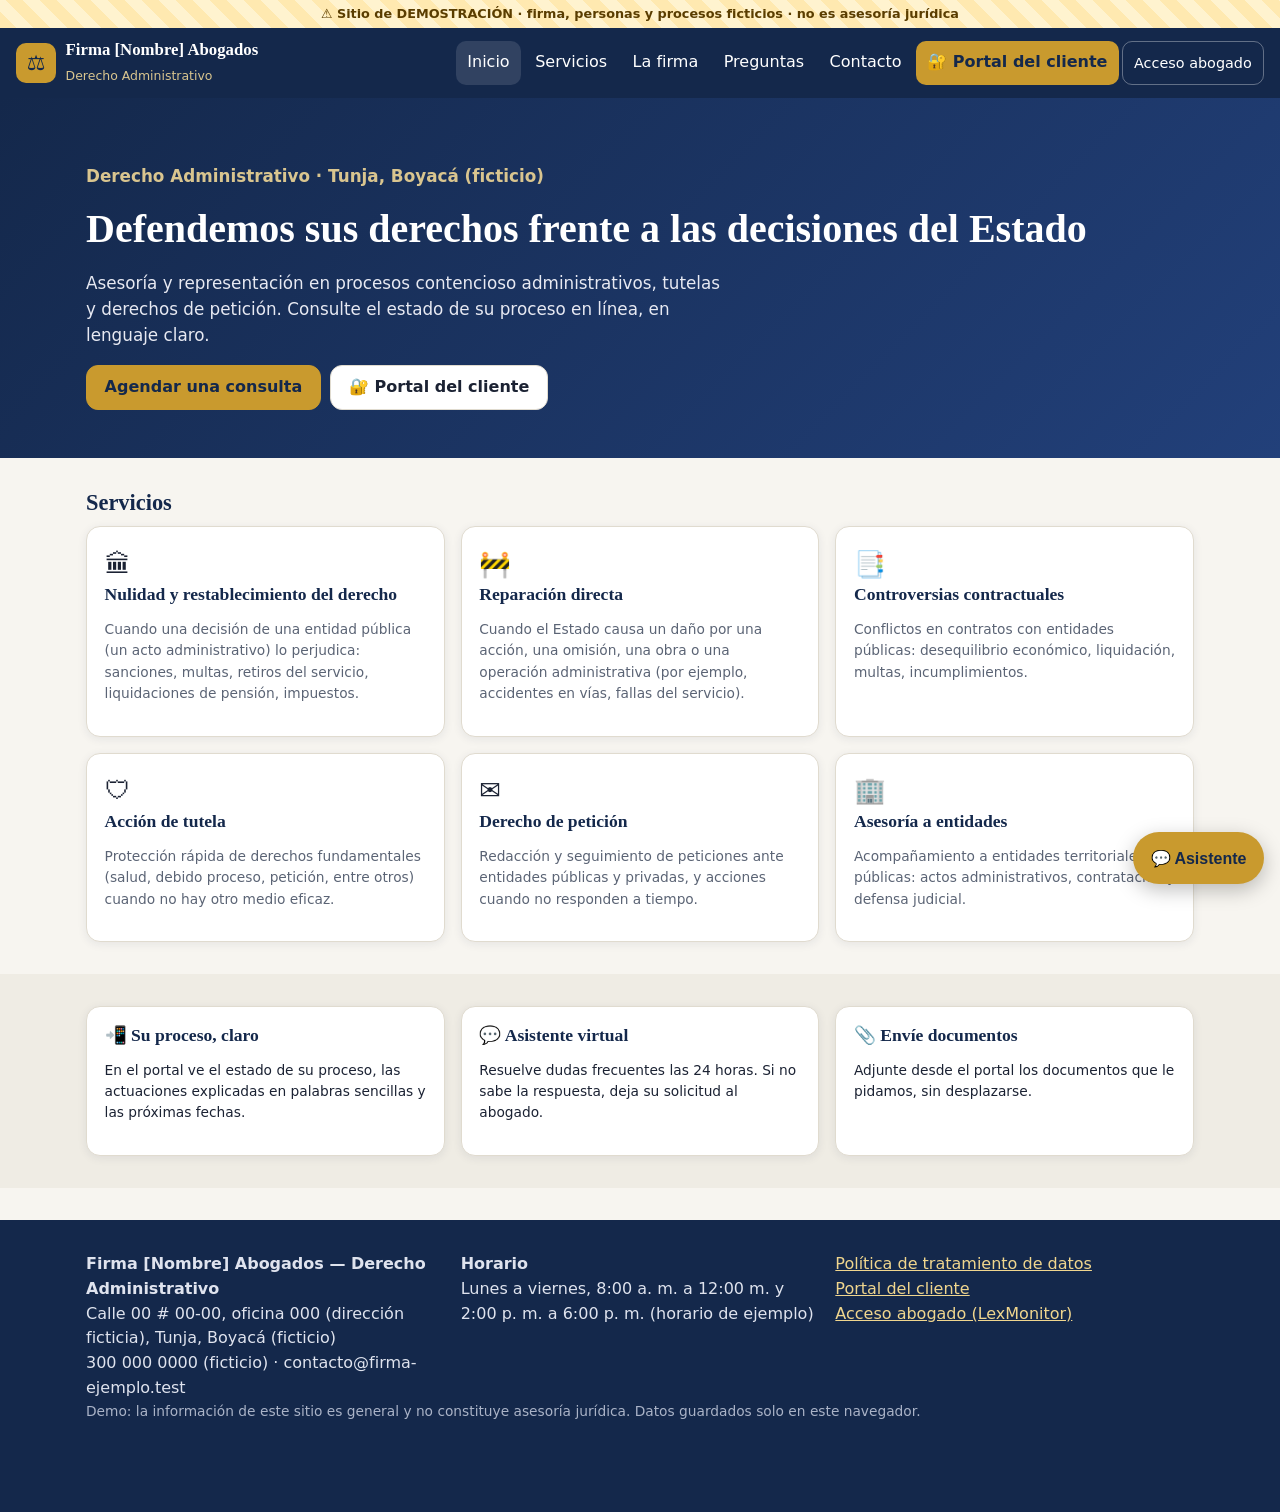
<file: sitio/index.html>
<!doctype html>
<html lang="es">
<head>
<meta charset="utf-8">
<meta name="viewport" content="width=device-width,initial-scale=1,viewport-fit=cover">
<meta name="theme-color" content="#14284b">
<meta name="description" content="Sitio web de demostración de una firma de derecho administrativo con portal de clientes (datos ficticios)">
<title>Firma de abogados · Derecho Administrativo (demo)</title>
<link rel="icon" href="data:image/svg+xml,%3Csvg xmlns='http://www.w3.org/2000/svg' viewBox='0 0 64 64'%3E%3Crect width='64' height='64' rx='14' fill='%2314284b'/%3E%3Ctext x='32' y='43' font-size='32' text-anchor='middle' fill='%23e3b448'%3E%E2%9A%96%3C/text%3E%3C/svg%3E">
<link rel="stylesheet" href="css/sitio.css">
</head>
<body>
<div class="demo-banner" role="note">⚠ Sitio de DEMOSTRACIÓN · firma, personas y procesos ficticios · no es asesoría jurídica</div>
<header class="top">
  <a class="brand" href="#/inicio"><span class="logo" aria-hidden="true">⚖</span><span><b id="firmaNom">Firma</b><small id="firmaLema">Derecho Administrativo</small></span></a>
  <button class="menu-btn" id="menuBtn" aria-expanded="false" aria-controls="mainnav" aria-label="Abrir menú">☰</button>
  <nav id="mainnav" aria-label="Secciones">
    <a href="#/inicio" data-r="inicio">Inicio</a><a href="#/servicios" data-r="servicios">Servicios</a><a href="#/firma" data-r="firma">La firma</a><a href="#/faq" data-r="faq">Preguntas</a><a href="#/contacto" data-r="contacto">Contacto</a>
    <a href="#/portal" data-r="portal" class="cta">🔐 Portal del cliente</a>
    <a href="../" class="xlink" title="Ingreso del abogado a LexMonitor (demo)">Acceso abogado</a>
  </nav>
</header>
<main id="view" tabindex="-1"></main>
<footer class="foot">
  <div class="wrap grid3">
    <div><b id="fFirma"></b><br><span id="fDir"></span><br><span id="fTel"></span> · <span id="fMail"></span></div>
    <div><b>Horario</b><br><span id="fHor"></span></div>
    <div><a href="#/datos">Política de tratamiento de datos</a><br><a href="#/portal">Portal del cliente</a><br><a href="../">Acceso abogado (LexMonitor)</a></div>
  </div>
  <p class="wrap small muted">Demo: la información de este sitio es general y no constituye asesoría jurídica. Datos guardados solo en este navegador.</p>
</footer>
<button class="chat-fab" id="chatFab" aria-label="Abrir asistente virtual" aria-controls="chat">💬 <span>Asistente</span></button>
<section class="chat" id="chat" role="dialog" aria-label="Asistente virtual" hidden>
  <header><b>Asistente virtual</b><small>Información general · no es asesoría jurídica</small><button id="chatClose" aria-label="Cerrar asistente">✕</button></header>
  <div class="chat-log" id="chatLog" aria-live="polite"></div>
  <div class="chat-quick" id="chatQuick"></div>
  <form class="chat-in" id="chatForm"><label for="chatTxt" class="sr">Escriba su pregunta</label><input id="chatTxt" autocomplete="off" placeholder="Escriba su pregunta…"><button class="btn primary">Enviar</button></form>
</section>
<div class="toast-wrap" id="toasts" aria-live="polite"></div>
<script src="js/config.js"></script>
<script src="js/shared-store.js"></script>
<script src="js/sitio.js"></script>
<script src="js/chat.js"></script>
</body>
</html>
</file>
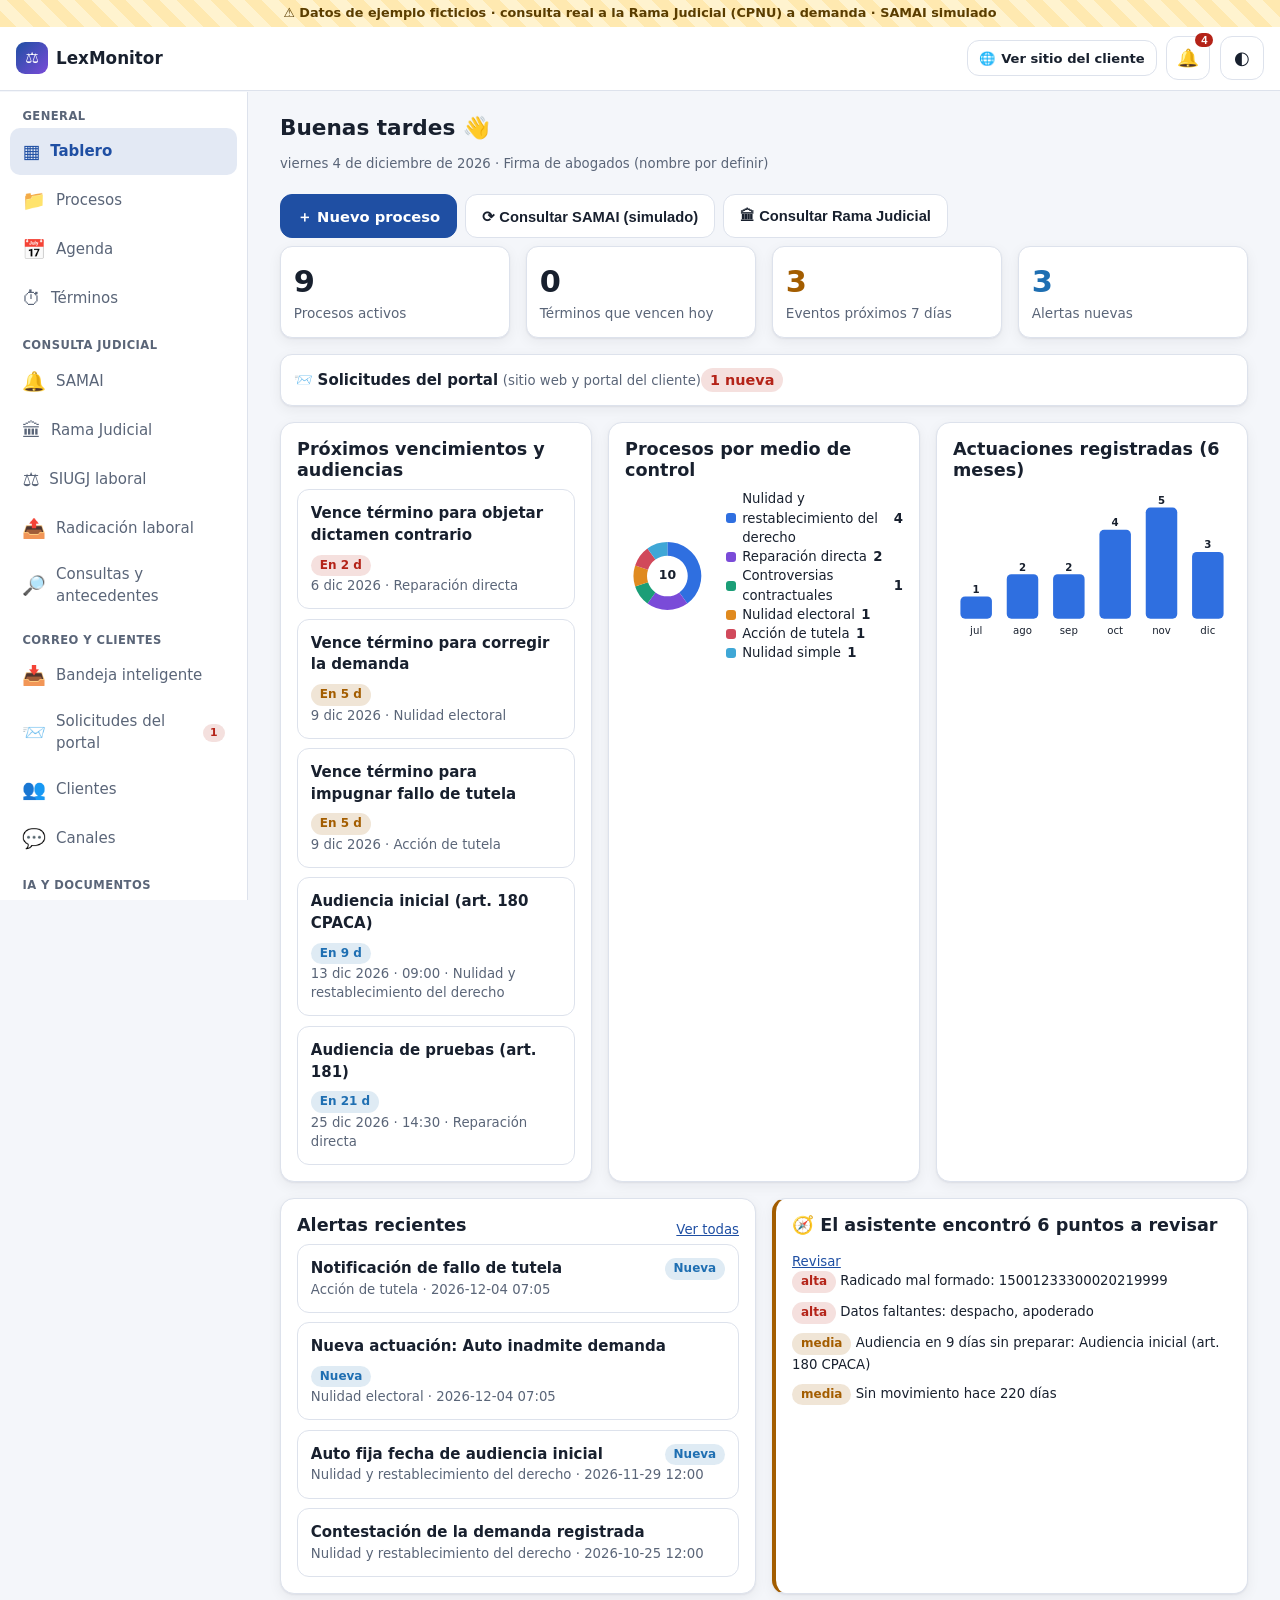
<file: LexMonitor_demo.html>
<!doctype html>
<html lang="es">
<head>
<meta charset="utf-8">
<meta name="viewport" content="width=device-width,initial-scale=1,viewport-fit=cover">
<meta name="theme-color" content="#1f4fa3">
<meta name="description" content="Maqueta de plataforma de gestión de litigio contencioso administrativo (datos ficticios)">
<title>LexMonitor · Maqueta</title>
<link rel="icon" href="[data-uri]" type="image/svg+xml">
<style>
:root{--bg:#f4f6fa;--surface:#fff;--surface2:#eef1f7;--text:#18202e;--muted:#5a6578;--border:#dde2ec;--primary:#1f4fa3;--primary-2:#2f6fe0;--on-primary:#fff;--ok:#1b7f4b;--warn:#a35d00;--danger:#b42318;--info:#1f6fb2;--shadow:0 1px 2px rgba(16,24,40,.06),0 4px 14px rgba(16,24,40,.06);--r:14px;--nav-w:248px}
[data-theme=dark]{--bg:#0e1420;--surface:#162032;--surface2:#1d2a40;--text:#e8edf6;--muted:#a3afc4;--border:#2a3852;--primary:#6c9cff;--primary-2:#8db3ff;--on-primary:#0b1220;--ok:#4cc38a;--warn:#f0a43a;--danger:#ff7a6e;--info:#69b4ff;--shadow:0 1px 2px rgba(0,0,0,.4)}
*{box-sizing:border-box}html,body{margin:0;height:100%}
body{font-family:system-ui,-apple-system,"Segoe UI",Roboto,Ubuntu,sans-serif;background:var(--bg);color:var(--text);font-size:15px;line-height:1.45;-webkit-text-size-adjust:100%}
a{color:var(--primary)}h1,h2,h3{margin:0 0 .5rem;line-height:1.2}h1{font-size:1.35rem}h2{font-size:1.1rem}h3{font-size:1rem}
:focus-visible{outline:3px solid var(--primary-2);outline-offset:2px;border-radius:6px}
.demo-banner{background:repeating-linear-gradient(45deg,#ffe9b0,#ffe9b0 12px,#fff3cf 12px,#fff3cf 24px);color:#5a3d00;text-align:center;font-size:.8rem;font-weight:600;padding:4px 8px;position:sticky;top:0;z-index:50}
[data-theme=dark] .demo-banner{background:#4a3500;color:#ffe2a0}
.topbar{display:flex;align-items:center;gap:.6rem;padding:.6rem 1rem;background:var(--surface);border-bottom:1px solid var(--border);position:sticky;top:24px;z-index:40}
.brand{display:flex;align-items:center;gap:.5rem;font-weight:800;font-size:1.05rem}.brand .logo{width:32px;height:32px;border-radius:9px;background:linear-gradient(135deg,var(--primary),#7a4bd8);display:grid;place-items:center;color:#fff;font-size:.95rem}
.topbar .sp{flex:1}
.iconbtn{min-width:44px;min-height:44px;border:1px solid var(--border);background:var(--surface);color:var(--text);border-radius:12px;cursor:pointer;font-size:1.1rem;position:relative}
.badge{position:absolute;top:-4px;right:-4px;background:var(--danger);color:#fff;border-radius:99px;font-size:.7rem;padding:1px 6px;font-weight:700}
.layout{display:flex;min-height:calc(100vh - 92px)}
.sidenav{display:none}
main{flex:1;padding:1rem;padding-bottom:96px;max-width:1280px;width:100%;margin:0 auto;min-width:0}
.bottomnav{position:fixed;bottom:0;left:0;right:0;background:var(--surface);border-top:1px solid var(--border);display:flex;justify-content:space-around;z-index:45;padding-bottom:env(safe-area-inset-bottom)}
.bottomnav a,.sidenav a{text-decoration:none;color:var(--muted);display:flex;align-items:center;gap:.6rem}
.bottomnav a{flex-direction:column;gap:2px;font-size:.7rem;min-height:56px;min-width:56px;justify-content:center;flex:1}
.bottomnav a .ic,.sidenav a .ic{font-size:1.2rem}
.bottomnav a.active,.sidenav a.active{color:var(--primary);font-weight:700}
.sheet-backdrop{position:fixed;inset:0;background:rgba(0,0,0,.4);z-index:60;display:none}.sheet-backdrop.open{display:block}
.sheet{position:fixed;left:0;right:0;bottom:0;background:var(--surface);border-radius:18px 18px 0 0;padding:1rem;z-index:61;transform:translateY(110%);transition:transform .2s,visibility .2s;max-height:80vh;overflow:auto;visibility:hidden}
.sheet.open{transform:none;visibility:visible}.sheet .grid-links{display:grid;grid-template-columns:repeat(3,1fr);gap:.5rem}
.sheet .grid-links a{display:flex;flex-direction:column;align-items:center;gap:4px;padding:.8rem .3rem;border-radius:12px;background:var(--surface2);text-decoration:none;color:var(--text);font-size:.8rem;text-align:center;min-height:72px;justify-content:center}
@media(min-width:1024px){.sidenav{display:block;width:var(--nav-w);background:var(--surface);border-right:1px solid var(--border);padding:1rem .6rem;position:sticky;top:92px;height:calc(100vh - 92px);overflow:auto;flex-shrink:0}
.sidenav a{padding:.6rem .8rem;border-radius:10px;min-height:44px;margin-bottom:2px}.sidenav a:hover{background:var(--surface2)}.sidenav a.active{background:color-mix(in srgb,var(--primary) 12%,transparent)}
.bottomnav{display:none}main{padding:1.5rem 2rem 2rem}.sheet-trigger{display:none}}
.card{background:var(--surface);border:1px solid var(--border);border-radius:var(--r);padding:1rem;box-shadow:var(--shadow);min-width:0}
.grid{display:grid;gap:1rem}.g2,.g3,.g4{grid-template-columns:1fr}
@media(min-width:640px){.g2{grid-template-columns:1fr 1fr}.g4{grid-template-columns:1fr 1fr}.g3{grid-template-columns:1fr 1fr}}
@media(min-width:1024px){.g3{grid-template-columns:repeat(3,1fr)}.g4{grid-template-columns:repeat(4,1fr)}}
.kpi .n{font-size:1.9rem;font-weight:800}.kpi .l{color:var(--muted);font-size:.85rem}
.muted{color:var(--muted)}.small{font-size:.83rem}.mono{font-family:ui-monospace,Menlo,Consolas,monospace;font-size:.85em;word-break:break-all}
.row{display:flex;gap:.5rem;align-items:center;flex-wrap:wrap}.between{justify-content:space-between}
.btn{min-height:44px;padding:.5rem 1rem;border-radius:12px;border:1px solid var(--border);background:var(--surface);color:var(--text);cursor:pointer;font-weight:600;font-size:.92rem;display:inline-flex;align-items:center;gap:.4rem;text-decoration:none}
.btn.primary{background:var(--primary);color:var(--on-primary);border-color:var(--primary)}.btn.danger{color:var(--danger)}.btn.sm{min-height:36px;padding:.3rem .7rem;font-size:.82rem}
label{display:block;font-weight:600;font-size:.85rem;margin:.6rem 0 .25rem}
input,select,textarea{width:100%;min-height:44px;padding:.55rem .7rem;border-radius:10px;border:1px solid var(--border);background:var(--surface);color:var(--text);font:inherit}
textarea{min-height:110px}input[type=checkbox]{width:22px;min-height:22px;height:22px}
.chip{display:inline-block;padding:2px 9px;border-radius:99px;font-size:.75rem;font-weight:700;background:var(--surface2);color:var(--muted);white-space:nowrap}
.chip.ok{background:color-mix(in srgb,var(--ok) 15%,transparent);color:var(--ok)}.chip.warn{background:color-mix(in srgb,var(--warn) 16%,transparent);color:var(--warn)}.chip.danger{background:color-mix(in srgb,var(--danger) 14%,transparent);color:var(--danger)}.chip.info{background:color-mix(in srgb,var(--info) 14%,transparent);color:var(--info)}
.list{display:flex;flex-direction:column;gap:.6rem}
.item{display:block;background:var(--surface);border:1px solid var(--border);border-radius:12px;padding:.8rem;text-decoration:none;color:var(--text)}
.item:hover{border-color:var(--primary)}
table{width:100%;border-collapse:collapse;font-size:.88rem}th,td{padding:.5rem;border-bottom:1px solid var(--border);text-align:left;vertical-align:top}
.table-wrap{overflow:auto}
.toast-wrap{position:fixed;bottom:80px;left:50%;transform:translateX(-50%);z-index:90;display:flex;flex-direction:column;gap:.4rem;width:min(92vw,420px)}
.toast{background:#1d2a40;color:#fff;padding:.7rem 1rem;border-radius:12px;box-shadow:var(--shadow);font-size:.9rem;animation:fi .2s}
@keyframes fi{from{opacity:0;transform:translateY(8px)}}
.modal-bg{position:fixed;inset:0;background:rgba(0,0,0,.45);z-index:80;display:flex;align-items:flex-end;justify-content:center}
.modal{background:var(--surface);width:100%;max-width:720px;max-height:92vh;overflow:auto;border-radius:18px 18px 0 0;padding:1.2rem}
@media(min-width:720px){.modal-bg{align-items:center}.modal{border-radius:18px}}
.timeline{position:relative;margin:1rem 0;padding-left:28px}.timeline:before{content:"";position:absolute;left:10px;top:0;bottom:0;width:3px;background:var(--border);border-radius:3px}
.tl-item{position:relative;margin-bottom:.8rem;cursor:pointer}.tl-dot{position:absolute;left:-25px;top:12px;width:16px;height:16px;border-radius:50%;background:var(--primary);border:3px solid var(--surface);box-shadow:0 0 0 2px var(--primary)}
.tl-item.k-audiencia .tl-dot{background:#7a4bd8;box-shadow:0 0 0 2px #7a4bd8}.tl-item.k-providencia .tl-dot{background:var(--ok);box-shadow:0 0 0 2px var(--ok)}.tl-item.k-notificacion .tl-dot{background:var(--warn);box-shadow:0 0 0 2px var(--warn)}
.tl-body{background:var(--surface);border:1px solid var(--border);border-radius:12px;padding:.6rem .8rem}.tl-item.open .tl-body{border-color:var(--primary)}
.tl-detail{display:none;margin-top:.4rem}.tl-item.open .tl-detail{display:block}
.tl-filter{display:flex;gap:.4rem;flex-wrap:wrap}
.htl{display:flex;overflow-x:auto;gap:0;padding:1.5rem .5rem .5rem;position:relative}
.htl .h{flex:0 0 auto;width:110px;text-align:center;position:relative;font-size:.72rem;cursor:pointer}.htl .h:before{content:"";position:absolute;top:-10px;left:0;right:0;height:3px;background:var(--border)}
.htl .h i{position:absolute;top:-16px;left:50%;margin-left:-7px;width:14px;height:14px;border-radius:50%;background:var(--primary)}
.cal{display:grid;grid-template-columns:repeat(7,1fr);gap:3px}.cal .dh{font-size:.72rem;text-align:center;color:var(--muted);font-weight:700}
.cal .d{min-height:64px;background:var(--surface);border:1px solid var(--border);border-radius:8px;padding:3px;font-size:.72rem;cursor:pointer;overflow:hidden}
.cal .d.off{opacity:.4}.cal .d.hol{background:color-mix(in srgb,var(--danger) 8%,var(--surface))}.cal .d.vac{background:color-mix(in srgb,var(--warn) 10%,var(--surface))}.cal .d.today{border:2px solid var(--primary)}
.cal .ev{display:block;border-radius:4px;padding:0 3px;margin-top:2px;color:#fff;white-space:nowrap;overflow:hidden;text-overflow:ellipsis;font-size:.66rem}
.ev.audiencia{background:#7a4bd8}.ev.vencimiento{background:var(--danger)}.ev.tarea{background:var(--info)}
@media(min-width:1024px){.cal .d{min-height:96px;font-size:.8rem}.cal .ev{font-size:.72rem}}
.phone{max-width:340px;margin:0 auto;border-radius:28px;border:8px solid #222;background:#e5ddd5;overflow:hidden}
.phone .wa-head{background:#075e54;color:#fff;padding:.6rem;font-weight:700;font-size:.9rem}.phone .wa-body{padding:.7rem;min-height:220px}
.bubble{background:#fff;color:#111;border-radius:10px;padding:.5rem .7rem;font-size:.85rem;margin-bottom:.5rem;box-shadow:0 1px 1px rgba(0,0,0,.1);max-width:90%;white-space:pre-wrap}
.bubble .t{display:block;text-align:right;font-size:.65rem;color:#777}
.mail{border:1px solid var(--border);border-radius:12px;overflow:hidden;background:#fff;color:#111}.mail .mh{background:#f1f3f4;padding:.6rem;font-size:.82rem}.mail .mb{padding:.8rem;font-size:.88rem;white-space:pre-wrap}
.assist{border-left:4px solid var(--warn)}.assist.alta{border-left-color:var(--danger)}.assist.baja{border-left-color:var(--info)}
.rad-parts{display:grid;grid-template-columns:repeat(2,1fr);gap:.4rem}@media(min-width:640px){.rad-parts{grid-template-columns:repeat(4,1fr)}}
.rad-parts div{background:var(--surface2);border-radius:8px;padding:.4rem .5rem;font-size:.78rem}.rad-parts b{display:block;font-family:ui-monospace,monospace;font-size:.95rem}
.err{color:var(--danger);font-size:.83rem;font-weight:600}.okt{color:var(--ok);font-size:.83rem;font-weight:600}
svg text{fill:var(--text)}.hide{display:none!important}
.tabs{display:flex;gap:.3rem;overflow-x:auto;border-bottom:1px solid var(--border);margin-bottom:1rem}.tabs button{background:none;border:0;border-bottom:3px solid transparent;padding:.6rem .8rem;min-height:44px;cursor:pointer;color:var(--muted);font-weight:600;white-space:nowrap;font-size:.9rem}.tabs button.active{color:var(--primary);border-color:var(--primary)}
.doc-preview{background:#fff;color:#111;padding:1.5rem;border-radius:8px;border:1px solid var(--border);font-family:Georgia,"Times New Roman",serif;white-space:pre-wrap;font-size:.92rem;line-height:1.6}
@media print{.demo-banner,.topbar,.sidenav,.bottomnav,.no-print,.toast-wrap{display:none!important}main{padding:0}body{background:#fff;color:#000}.card{box-shadow:none;border:0}.print-area{display:block}}
label.row{flex-wrap:nowrap;align-items:flex-start;gap:.6rem}label.row input[type=checkbox]{flex:none;margin-top:1px}
.row>.ev{padding:2px 8px;border-radius:99px;font-size:.75rem}

/* v2: portal, solicitudes, jurisprudencia, prompts */
@media(max-width:560px){.hide-sm{display:none}}
.nb{margin-left:auto;font-size:.68rem;padding:1px 7px}
.subnav{display:flex;gap:.4rem;flex-wrap:wrap;margin:.4rem 0 .8rem}.subnav a{text-decoration:none}.subnav a.active{background:var(--primary);color:var(--on-primary);border-color:var(--primary)}
.ficha dt{font-weight:700;margin-top:.7rem}.ficha dd{margin:.2rem 0 0;white-space:pre-wrap}.ficha .nc{color:var(--muted);font-style:italic}
.conf{border-left:4px solid var(--warn);background:color-mix(in srgb,var(--warn) 10%,var(--surface))}
.sol.nueva{border-left:4px solid var(--danger)}.sol.en_tramite{border-left:4px solid var(--warn)}.sol.respondida{border-left:4px solid var(--ok)}
.prompt-out{font-family:ui-monospace,Menlo,Consolas,monospace;font-size:.82rem;min-height:50vh;width:100%}
.pub-act{border:1px solid var(--border);border-radius:12px;padding:.7rem;margin-bottom:.6rem}.pub-act.on{border-color:var(--ok)}
/* Análisis IA */
.md-out{margin-top:.6rem;overflow-wrap:anywhere}.md-out h2,.md-out h3,.md-out h4{margin:.9rem 0 .4rem}.md-out pre{white-space:pre-wrap;background:rgba(127,127,127,.12);padding:.6rem;border-radius:8px}
.md-out blockquote{border-left:4px solid #a35d00;margin:.5rem 0;padding:.3rem .7rem;opacity:.9}.md-table{overflow-x:auto;-webkit-overflow-scrolling:touch;margin:.5rem 0}
.md-table table{border-collapse:collapse;min-width:520px;width:100%;font-size:.88rem}.md-table th,.md-table td{border:1px solid rgba(127,127,127,.4);padding:.35rem .45rem;text-align:left;vertical-align:top}
.spin{display:inline-block;width:14px;height:14px;border:2px solid currentColor;border-right-color:transparent;border-radius:50%;animation:lmspin .8s linear infinite;vertical-align:-2px}@keyframes lmspin{to{transform:rotate(360deg)}}
.update-bar{position:fixed;left:50%;transform:translateX(-50%);bottom:calc(76px + env(safe-area-inset-bottom));z-index:9999;background:#1f4fa3;color:#fff;padding:.5rem .8rem;border-radius:12px;box-shadow:0 4px 16px rgba(0,0,0,.3);display:flex;gap:.6rem;align-items:center;font-weight:600;max-width:92vw}
.ia-bigs{gap:.7rem}.ia-big{display:flex;flex-direction:column;align-items:flex-start;gap:.25rem;text-align:left;cursor:pointer;border:2px solid transparent;font:inherit;color:inherit;min-height:110px}
.ia-big .ia-ic{font-size:1.8rem}.ia-big b{font-size:1.05rem}.ia-big.on{border-color:#1f4fa3;box-shadow:0 0 0 3px rgba(31,79,163,.15)}
#ia-lib summary{cursor:pointer;padding:.2rem 0}

.navgrp{font-size:.72rem;font-weight:700;text-transform:uppercase;letter-spacing:.04em;color:var(--muted);padding:.8rem .8rem .25rem}.navgrp:first-child{padding-top:0}.sheet .grid-links .sheetgrp{grid-column:1/-1;padding:.4rem 0 0}
.cj-tabs{display:flex;gap:.4rem;border-bottom:1px solid var(--border);margin:0 0 1rem;flex-wrap:wrap}.cj-tabs a{padding:.55rem 1rem;border-radius:10px 10px 0 0;text-decoration:none;color:var(--muted);font-weight:600;border:1px solid transparent;border-bottom:0;min-height:44px;display:flex;align-items:center;gap:.4rem}.cj-tabs a.on{color:var(--primary);background:var(--surface);border-color:var(--border);margin-bottom:-1px}

@media(max-width:640px){.dash-acts{width:100%;display:grid;grid-template-columns:1fr 1fr;gap:.5rem}.dash-acts .btn{width:100%;justify-content:center;white-space:normal;text-align:center}.dash-acts .btn:first-child{grid-column:1/-1}}
/* v17 · Radicación asistida SIUGJ */
.rd-grid{display:grid;grid-template-columns:minmax(0,1fr) minmax(0,1fr);gap:1rem;align-items:start}@media(max-width:900px){.rd-grid{grid-template-columns:1fr}}
.rd-list{list-style:none;padding:0;margin:0}.rd-list li{padding:.35rem 0;border-bottom:1px solid var(--border);font-size:.9rem}.rd-list li.no{color:var(--text)}.rd-list li.ok{color:var(--muted)}
.rd-ficha,.rd-anx{width:100%;border-collapse:collapse;font-size:.88rem}.rd-ficha th{text-align:left;font-weight:600;width:42%;padding:.3rem .4rem;vertical-align:top}.rd-ficha td,.rd-anx td,.rd-anx th{padding:.3rem .4rem;border-bottom:1px solid var(--border);vertical-align:top;word-break:break-word}.rd-anx select{max-width:100%}
/* v18 · Consultas y antecedentes */
.ant-grid{display:grid;grid-template-columns:repeat(auto-fill,minmax(270px,1fr));gap:.8rem;margin-bottom:1rem}.ant-card{margin:0;display:flex;flex-direction:column}.ant-card h3{font-size:1rem}.ant-cat{margin:1rem 0 .5rem;font-size:1.1rem}
.ant-fav{min-width:40px;font-size:1.1rem}.ant-fav.on{color:#d39e00;border-color:#d39e00}.ant-ck input{width:22px;height:22px;margin-top:.1rem}
.ant-form{display:grid;grid-template-columns:repeat(auto-fill,minmax(240px,1fr));gap:.2rem .8rem}.ant-top .row>input,.ant-top .row>select{width:auto;flex:1 1 170px;margin:0}.ant-top .row{gap:.5rem;align-items:center}.ant-top .row>input#an-doc,.ant-top .row>input#an-q{flex:3 1 220px}.ant-rec select{width:auto;margin:0}.ant-rec .row{align-items:center}@media(max-width:700px){.ant-top .row>select{flex:1 1 45%}}

</style>
</head>
<body>
<div class="demo-banner" role="note">⚠ Datos de ejemplo ficticios · consulta real a la Rama Judicial (CPNU) a demanda · SAMAI simulado</div>
<header class="topbar">
  <button class="iconbtn sheet-trigger" id="btnMenu" aria-label="Más módulos">☰</button>
  <div class="brand"><span class="logo" aria-hidden="true">⚖</span><span id="appName">LexMonitor</span></div>
  <span class="sp"></span>
  <a class="btn sm xlink" href="https://gdz87.github.io/lexmonitor-demo/sitio/" target="_blank" rel="noopener" title="Abre el sitio web de la firma y el portal del cliente (demo)">🌐 <span class="hide-sm">Ver sitio del cliente</span></a>
  <button class="iconbtn" id="btnAlerts" aria-label="Alertas">🔔<span class="badge hide" id="alertBadge">0</span></button>
  <button class="iconbtn" id="btnTheme" aria-label="Cambiar modo claro u oscuro">◐</button>
</header>
<div class="layout">
  <nav class="sidenav" id="sidenav" aria-label="Módulos"></nav>
  <main id="view" tabindex="-1"></main>
</div>
<nav class="bottomnav" id="bottomnav" aria-label="Navegación principal"></nav>
<div class="sheet-backdrop" id="sheetBg"></div>
<div class="sheet" id="sheet" role="dialog" aria-label="Todos los módulos"><h2>Módulos</h2><div class="grid-links" id="sheetLinks"></div></div>
<div class="toast-wrap" id="toasts" aria-live="polite"></div>
<script>window.LM_SINGLE=true;</script>
<script>
/* LexMonitor · Almacén compartido LexMonitor <-> Sitio web / Portal del cliente (DEMO, datos ficticios).
   Ambos se publican bajo el mismo origen y comparten este almacén en localStorage (y adjuntos en IndexedDB).
   En producción se reemplaza por un servidor con API y autenticación real (Fase 2).

   Esquema (localStorage['lexportal.v1']):
   { version:1, updatedAt,
     firma:     {nombre, abogado, email},
     clientes:  [{id, nombre, doc, docNorm}]                     // solo clientes con procesos publicados o acceso
     procesos:  [{id, clienteId, radicado, medio, despacho, estado, etapa, resumenCliente, actualizado}]  // SOLO los marcados "Publicar en portal"
     publicaciones: [{id, procesoId, fecha, titulo, resumen}]    // SOLO actuaciones publicadas con resumen para el cliente
     eventos:   [{id, procesoId, fecha, hora, titulo}]           // próximas fechas de procesos publicados
     accesos:   [{clienteId, docNorm, codigo, creado, activo}]   // generados en LexMonitor > Clientes
     solicitudes:[{id, fecha, origen:'contacto'|'portal'|'asistente', clienteId, procesoId, nombre, email, tel,
                   asunto, mensaje, adjuntos:[{id,nombre,size,tipo}], autorizacionDatos:true, estado:'nueva'|'en_tramite'|'respondida',
                   respuesta, respondidaEn, leidaCliente}] }
   Regla: LexMonitor escribe clientes/procesos/publicaciones/eventos/firma (proyección); ambos escriben solicitudes; LexMonitor escribe accesos. */
(function(){
const KEY='lexportal.v1', CH='lexmonitor-shared';
const S=window.LexShared={KEY};
const pad=n=>String(n).padStart(2,'0');
const iso=d=>d.getFullYear()+'-'+pad(d.getMonth()+1)+'-'+pad(d.getDate());
const rel=n=>{const t=new Date();t.setHours(0,0,0,0);t.setDate(t.getDate()+n);return iso(t);};
S.uid=()=>Math.random().toString(36).slice(2,9)+Date.now().toString(36).slice(-4);
S.normDoc=s=>String(s||'').replace(/\D/g,'');
/* Resúmenes para el cliente de los datos de ejemplo (los usa también LexMonitor para marcar lo publicado) */
S.DEMO_PUB={
 p1:{resumen:'Demandamos la multa urbanística que le impusieron. El juzgado aceptó estudiar el caso y la entidad ya respondió. Lo siguiente es la audiencia inicial.',
     acts:{'Auto admite demanda':'El Tribunal aceptó estudiar su demanda (la "admitió"). Es un paso normal del inicio del proceso.',
           'Contestación de la demanda':'La entidad respondió la demanda y se opone. Lo revisaremos y lo discutiremos en la audiencia.',
           'Auto fija fecha de audiencia inicial':'El Tribunal fijó la fecha de la primera audiencia. Le contaremos cómo prepararnos.'}},
 p6:{resumen:'Pedimos que se corrija el cálculo de su pensión. El proceso ya pasó por las etapas principales y está esperando que el juez dicte sentencia.',
     acts:{'Admite':'El juzgado aceptó estudiar su demanda.','Al despacho para sentencia':'El expediente está en manos del juez para que escriba la sentencia. No requiere acción suya por ahora.'}},
 p5:{resumen:'La acción de tutela contra la EPS fue negada en primera instancia. Estamos evaluando impugnar (pedir que un juez superior la revise).',
     acts:{'Fallo niega amparo':'El juez negó la tutela. Estamos revisando la decisión para impugnarla dentro del plazo.'}}
};
S.DEMO_ACCESS=[{clienteId:'c2',docNorm:'00000002',doc:'C.C. 00.000.002',codigo:'DEMO-4821'},{clienteId:'c1',docNorm:'9000000010',doc:'NIT 900.000.001-0',codigo:'DEMO-7350'}];
function seed(){
  const P=(id,cli,rad,medio,desp,etapa)=>({id,clienteId:cli,radicado:rad,medio,despacho:desp,estado:'Activo',etapa,resumenCliente:S.DEMO_PUB[id].resumen,actualizado:rel(0)});
  const pubs=[];const add=(pid,d,t)=>pubs.push({id:S.uid(),procesoId:pid,fecha:rel(d),titulo:t,resumen:S.DEMO_PUB[pid].acts[t]});
  add('p1',-160,'Auto admite demanda');add('p1',-40,'Contestación de la demanda');add('p1',-5,'Auto fija fecha de audiencia inicial');
  add('p6',-1150,'Admite');add('p6',-260,'Al despacho para sentencia');add('p5',-2,'Fallo niega amparo');
  return {version:1,updatedAt:new Date().toISOString(),seed:true,
   firma:{nombre:'Firma de abogados (nombre por definir)',abogado:'Abogado(a) titular',email:'notificaciones@firma-ejemplo.test'},
   clientes:[{id:'c1',nombre:'Inversiones Alto Ricaurte S.A.S. (ficticio)',doc:'NIT 900.000.001-0',docNorm:'9000000010'},{id:'c2',nombre:'Mariela Toquica Fonseca (ficticia)',doc:'C.C. 00.000.002',docNorm:'00000002'}],
   procesos:[P('p1','c1','15001233300020250012300','Nulidad y restablecimiento del derecho','Tribunal Administrativo de Boyacá – Sala de Decisión','Contestación de la demanda'),
     P('p6','c2','15001333300520220011200','Nulidad y restablecimiento del derecho','Juzgado 5.º Administrativo del Circuito de Tunja','Sentencia de primera instancia'),
     P('p5','c2','15238400300120260021800','Acción de tutela','Juzgado 1.º Civil Municipal de Duitama (tutela)','Fallo de primera instancia')],
   publicaciones:pubs,
   eventos:[{id:'e1',procesoId:'p1',fecha:rel(9),hora:'09:00',titulo:'Audiencia inicial (art. 180 CPACA)'}],
   accesos:S.DEMO_ACCESS.map(a=>({clienteId:a.clienteId,docNorm:a.docNorm,codigo:a.codigo,creado:rel(-3),activo:true})),
   solicitudes:[{id:'s-demo1',fecha:rel(-2)+'T10:15',origen:'portal',clienteId:'c2',procesoId:'p6',nombre:'Mariela Toquica Fonseca (ficticia)',email:'mariela.t@ejemplo.test',tel:'',asunto:'¿Debo llevar algún documento?',mensaje:'Buenos días, ¿necesitan algún documento adicional para la sentencia? (mensaje ficticio)',adjuntos:[],autorizacionDatos:true,estado:'respondida',respuesta:'Por ahora no se necesita nada. Le avisaremos apenas el juez dicte sentencia. (respuesta ficticia)',respondidaEn:rel(-1)+'T16:40',leidaCliente:true},
     {id:'s-demo2',fecha:rel(0)+'T08:05',origen:'contacto',clienteId:'',procesoId:'',nombre:'Persona interesada (ficticia)',email:'interesado@ejemplo.test',tel:'300 000 0099',asunto:'Consulta sobre una sanción de tránsito',mensaje:'Me impusieron una sanción y quiero saber si se puede demandar. (mensaje ficticio)',adjuntos:[],autorizacionDatos:true,estado:'nueva',respuesta:'',respondidaEn:''}]};
}
S.load=function(){ try{ const s=localStorage.getItem(KEY); if(s){ const d=JSON.parse(s); if(d&&d.version) return d; } }catch(e){} const d=seed(); S.save(d,true); return d; };
let bc=null; try{ if('BroadcastChannel' in window) bc=new BroadcastChannel(CH); }catch(e){}
S.save=function(d,silent){ d.updatedAt=new Date().toISOString(); try{ localStorage.setItem(KEY,JSON.stringify(d)); }catch(e){ return false; } if(!silent&&bc) try{ bc.postMessage({t:'changed',at:d.updatedAt}); }catch(e){} return true; };
S.update=function(fn){ const d=S.load(); const r=fn(d); S.save(d); return r; };
S.reset=function(){ const d=seed(); S.save(d); return d; };
const subs=[]; S.onChange=fn=>subs.push(fn);
const fire=()=>subs.forEach(f=>{ try{ f(S.load()); }catch(e){ console.error(e); } });
window.addEventListener('storage',e=>{ if(e.key===KEY) fire(); });
if(bc) bc.onmessage=()=>fire();
/* Solicitudes */
S.addSolicitud=function(o){ return S.update(d=>{ const s=Object.assign({id:'s'+S.uid(),fecha:new Date().toISOString().slice(0,16),origen:'contacto',clienteId:'',procesoId:'',nombre:'',email:'',tel:'',asunto:'',mensaje:'',adjuntos:[],autorizacionDatos:false,estado:'nueva',respuesta:'',respondidaEn:''},o); const t=new Date(); s.fecha=iso(t)+'T'+pad(t.getHours())+':'+pad(t.getMinutes()); d.solicitudes.unshift(s); return s; }); };
S.countNuevas=d=>(d||S.load()).solicitudes.filter(s=>s.estado==='nueva').length;
/* Acceso al portal */
S.genCode=()=>{ const A='ABCDEFGHJKLMNPQRSTUVWXYZ23456789'; let c=''; for(let i=0;i<6;i++) c+=A[Math.floor(Math.random()*A.length)]; return c.slice(0,3)+'-'+c.slice(3); };
S.login=function(doc,codigo){ const d=S.load(), n=S.normDoc(doc), c=String(codigo||'').trim().toUpperCase();
  const a=d.accesos.find(x=>x.activo&&x.docNorm===n&&x.codigo.toUpperCase()===c); if(!a) return null; return d.clientes.find(x=>x.id===a.clienteId)||{id:a.clienteId,nombre:'Cliente'}; };
/* Proyección desde LexMonitor: solo lo marcado para el portal */
S.syncFromLex=function(st){ const d=S.load(); const C=st.config||{}; const hoy=iso(new Date());
  const pubP=st.procesos.filter(p=>p.publicar);
  const accIds=new Set(d.accesos.map(a=>a.clienteId)); pubP.forEach(p=>accIds.add(p.clienteId));
  d.firma={nombre:C.firma||'',abogado:C.abogado||'',email:C.email||''};
  d.clientes=st.clientes.filter(c=>accIds.has(c.id)).map(c=>({id:c.id,nombre:c.nombre,doc:c.doc,docNorm:S.normDoc(c.doc)}));
  d.accesos.forEach(a=>{ const c=d.clientes.find(x=>x.id===a.clienteId); if(c) a.docNorm=c.docNorm; });
  d.procesos=pubP.map(p=>({id:p.id,clienteId:p.clienteId,radicado:p.radicado,medio:p.medio,despacho:p.despacho,estado:p.estado,etapa:p.etapa,resumenCliente:p.resumenCliente||'',actualizado:hoy}));
  d.publicaciones=[]; pubP.forEach(p=>(p.actuaciones||[]).filter(a=>a.publicar&&a.resumenCliente).forEach(a=>d.publicaciones.push({id:a.id,procesoId:p.id,fecha:a.fecha,titulo:a.titulo,resumen:a.resumenCliente})));
  d.eventos=[]; pubP.forEach(p=>(p.eventos||[]).filter(e=>e.fecha>=hoy&&e.tipo!=='tarea').forEach(e=>d.eventos.push({id:e.id,procesoId:p.id,fecha:e.fecha,hora:e.hora||'',titulo:e.titulo})));
  delete d.seed; const before=localStorage.getItem(KEY); const tmp=JSON.stringify(Object.assign({},d,{updatedAt:''})); const prev=before?JSON.stringify(Object.assign(JSON.parse(before),{updatedAt:''})):'';
  if(tmp!==prev) S.save(d); };
/* Adjuntos: misma base IndexedDB que LexMonitor ('lexmonitor-files') */
let dbp=null; function db(){ if(dbp) return dbp; dbp=new Promise((res,rej)=>{ if(!window.indexedDB) return rej(new Error('Sin IndexedDB')); const q=indexedDB.open('lexmonitor-files',1); q.onupgradeneeded=()=>q.result.createObjectStore('files'); q.onsuccess=()=>res(q.result); q.onerror=()=>rej(q.error); }); return dbp; }
const put=async(id,val)=>{ const d=await db(); return new Promise((res,rej)=>{ let t; try{ t=d.transaction('files','readwrite'); t.objectStore('files').put(val,id); }catch(e){ return rej(e); } t.oncomplete=res; t.onerror=()=>rej(t.error); t.onabort=()=>rej(t.error||new Error('abort')); }); };
/* Algunos navegadores (p. ej. Safari en modo privado) no guardan Blob en IndexedDB: se guarda como ArrayBuffer */
S.filePut=async(id,blob)=>{ try{ await put(id,blob); }catch(e){ const buf=await new Response(blob).arrayBuffer(); await put(id,{buf,type:blob.type||'application/octet-stream'}); } };
S.fileGet=async id=>{ const d=await db(); return new Promise((res,rej)=>{ const q=d.transaction('files').objectStore('files').get(id); q.onsuccess=()=>{ const r=q.result; res(r&&r.buf?new Blob([r.buf],{type:r.type}):r); }; q.onerror=()=>rej(q.error); }); };
})();

</script>
<script>
/* LexMonitor – utilidades, festivos, términos, radicado y almacenamiento */
(function(){
const LM = window.LM = window.LM || {};
const pad = n => String(n).padStart(2,'0');
LM.iso = d => d.getFullYear()+'-'+pad(d.getMonth()+1)+'-'+pad(d.getDate());
LM.parse = s => { const [y,m,d] = String(s).slice(0,10).split('-').map(Number); return new Date(y,m-1,d); };
LM.addDays = (d,n) => { const x = new Date(d); x.setDate(x.getDate()+n); return x; };
LM.today = () => { const t = new Date(); return new Date(t.getFullYear(),t.getMonth(),t.getDate()); };
LM.diffDays = (a,b) => Math.round((LM.parse(b)-LM.parse(a))/864e5);
const MES = ['enero','febrero','marzo','abril','mayo','junio','julio','agosto','septiembre','octubre','noviembre','diciembre'];
const DIA = ['domingo','lunes','martes','miércoles','jueves','viernes','sábado'];
LM.MES = MES; LM.DIA = DIA;
LM.fmt = s => { if(!s) return '—'; const d = typeof s==='string'?LM.parse(s):s; return d.getDate()+' '+MES[d.getMonth()].slice(0,3)+' '+d.getFullYear(); };
LM.fmtLong = s => { const d = typeof s==='string'?LM.parse(s):s; return DIA[d.getDay()]+' '+d.getDate()+' de '+MES[d.getMonth()]+' de '+d.getFullYear(); };
LM.esc = s => String(s==null?'':s).replace(/[&<>"']/g,c=>({'&':'&amp;','<':'&lt;','>':'&gt;','"':'&quot;',"'":'&#39;'}[c]));
LM.uid = () => Math.random().toString(36).slice(2,9)+Date.now().toString(36).slice(-4);
LM.money = n => '$ '+Number(n||0).toLocaleString('es-CO');

/* ---- Festivos de Colombia (Ley 51 de 1983 "Ley Emiliani") ---- */
function easter(y){ // algoritmo de Meeus/Butcher (gregoriano)
  const a=y%19,b=Math.floor(y/100),c=y%100,d=Math.floor(b/4),e=b%4,f=Math.floor((b+8)/25),g=Math.floor((b-f+1)/3),
  h=(19*a+b-d-g+15)%30,i=Math.floor(c/4),k=c%4,l=(32+2*e+2*i-h-k)%7,m=Math.floor((a+11*h+22*l)/451),
  month=Math.floor((h+l-7*m+114)/31),day=((h+l-7*m+114)%31)+1; return new Date(y,month-1,day);
}
LM.easter = easter;
const nextMonday = d => { const x=new Date(d); const w=x.getDay(); if(w!==1) x.setDate(x.getDate()+((8-w)%7)); return x; };
const cache = {};
LM.holidays = function(y){
  if(cache[y]) return cache[y];
  const H = [];
  const add=(d,n)=>H.push({date:LM.iso(d),name:n});
  add(new Date(y,0,1),'Año Nuevo'); add(new Date(y,4,1),'Día del Trabajo'); add(new Date(y,6,20),'Independencia');
  add(new Date(y,7,7),'Batalla de Boyacá'); add(new Date(y,11,8),'Inmaculada Concepción'); add(new Date(y,11,25),'Navidad');
  [[0,6,'Reyes Magos'],[2,19,'San José'],[5,29,'San Pedro y San Pablo'],[7,15,'Asunción de la Virgen'],[9,12,'Día de la Raza'],[10,1,'Todos los Santos'],[10,11,'Independencia de Cartagena']]
    .forEach(([m,d,n])=>add(nextMonday(new Date(y,m,d)),n));
  const E = easter(y);
  add(LM.addDays(E,-3),'Jueves Santo'); add(LM.addDays(E,-2),'Viernes Santo');
  add(LM.addDays(E,43),'Ascensión del Señor'); add(LM.addDays(E,64),'Corpus Christi'); add(LM.addDays(E,71),'Sagrado Corazón');
  H.sort((a,b)=>a.date<b.date?-1:1); return cache[y]=H;
};
LM.holidayName = iso => { const h = LM.holidays(+iso.slice(0,4)).find(x=>x.date===iso); return h?h.name:null; };

/* Vacancia judicial: configurable (por defecto 20 dic – 10 ene, Decreto 1265 de 1970; y lunes a miércoles santos) */
LM.vacancia = function(iso){
  const cfg = (LM.state && LM.state.config) || {};
  const d = LM.parse(iso), y=d.getFullYear(), md = iso.slice(5);
  const ini = cfg.vacIni||'12-20', fin = cfg.vacFin||'01-10';
  if(md>=ini || md<=fin) return 'Vacancia judicial colectiva';
  if(cfg.vacSanta!==false){ const E=easter(y); for(let k=-6;k<=-4;k++) if(LM.iso(LM.addDays(E,k))===iso) return 'Vacancia de Semana Santa'; }
  return null;
};
LM.dayInfo = function(iso){
  const d = LM.parse(iso), w=d.getDay();
  if(w===0||w===6) return {habil:false,why:w===0?'Domingo':'Sábado'};
  const h = LM.holidayName(iso); if(h) return {habil:false,why:'Festivo: '+h};
  const v = LM.vacancia(iso); if(v) return {habil:false,why:v};
  return {habil:true};
};
LM.isHabil = iso => LM.dayInfo(iso).habil;
LM.nextHabil = iso => { let d=LM.parse(iso); while(!LM.isHabil(LM.iso(d))) d=LM.addDays(d,1); return LM.iso(d); };
/* Suma n días hábiles: el término empieza a correr el día hábil siguiente al hecho */
LM.addHabiles = function(iso,n,log){
  let d=LM.parse(iso), c=0, skipped=[];
  while(c<n){ d=LM.addDays(d,1); const s=LM.iso(d), inf=LM.dayInfo(s); if(inf.habil) c++; else skipped.push({date:s,why:inf.why}); }
  if(log) log.skipped = skipped; return LM.iso(d);
};
LM.addMonths = function(iso,n){ const d=LM.parse(iso); const day=d.getDate(); const t=new Date(d.getFullYear(),d.getMonth()+n,1);
  const last=new Date(t.getFullYear(),t.getMonth()+1,0).getDate(); t.setDate(Math.min(day,last)); return LM.iso(t); };
LM.habilesEntre = function(a,b){ let n=0,d=LM.parse(a); const e=LM.parse(b); while(d<e){ d=LM.addDays(d,1); if(LM.isHabil(LM.iso(d))) n++; } return n; };

/* Catálogo de términos. verified=true: tomado de norma citada; false: editable/validar con el abogado */
LM.TERMS = [
 {id:'cad-nrd',name:'Caducidad – Nulidad y restablecimiento del derecho',unit:'meses',n:4,base:'Día siguiente a la comunicación, notificación, ejecución o publicación del acto',norma:'Art. 164 num. 2 lit. d) CPACA',verified:true,calendar:true},
 {id:'cad-rd',name:'Caducidad – Reparación directa',unit:'años',n:2,base:'Día siguiente a la ocurrencia de la acción u omisión (o a su conocimiento)',norma:'Art. 164 num. 2 lit. i) CPACA',verified:true,calendar:true},
 {id:'not-199',name:'Notificación electrónica (se entiende surtida)',unit:'habiles',n:2,base:'Envío del mensaje de datos; los términos corren desde el día siguiente',norma:'Art. 199 CPACA (mod. art. 48 Ley 2080 de 2021)',verified:true},
 {id:'traslado-demanda',name:'Traslado de la demanda',unit:'habiles',n:30,base:'Día siguiente a la notificación surtida',norma:'Art. 172 CPACA',verified:false},
 {id:'apel-sent',name:'Apelación de sentencia',unit:'habiles',n:10,base:'Día siguiente a la notificación',norma:'Art. 247 CPACA',verified:false},
 {id:'apel-auto',name:'Apelación de auto',unit:'habiles',n:3,base:'Día siguiente a la notificación',norma:'Art. 244 CPACA',verified:false},
 {id:'reposicion',name:'Recurso de reposición',unit:'habiles',n:3,base:'Día siguiente a la notificación',norma:'Art. 242 CPACA / art. 318 CGP',verified:false},
 {id:'impugna-tutela',name:'Impugnación fallo de tutela',unit:'habiles',n:3,base:'Notificación del fallo',norma:'Art. 31 Decreto 2591 de 1991',verified:false},
 {id:'peticion',name:'Respuesta a derecho de petición',unit:'habiles',n:15,base:'Día siguiente a la radicación',norma:'Art. 14 CPACA (Ley 1755 de 2015)',verified:false},
 {id:'custom',name:'Término personalizado',unit:'habiles',n:5,base:'Definido por el usuario',norma:'—',verified:false}
];
/* Cálculo de un término; devuelve fecha de vencimiento y traza */
LM.computeTerm = function(t,startIso,opts){
  opts=opts||{}; const steps=[]; let start=startIso;
  if(opts.notifElectronica && t.id!=='not-199'){ const s=LM.addHabiles(startIso,2); steps.push('Notificación electrónica surtida el '+LM.fmtLong(s)+' (art. 199: 2 días hábiles tras el envío).'); start=s; }
  let end, log={};
  if(t.unit==='habiles'){ end=LM.addHabiles(start,t.n,log); steps.push(t.n+' días hábiles contados desde el día siguiente al '+LM.fmt(start)+'.'); if(log.skipped.length) steps.push('Se excluyeron '+log.skipped.length+' días no hábiles: '+log.skipped.filter(x=>!/Sábado|Domingo/.test(x.why)).map(x=>LM.fmt(x.date)+' ('+x.why+')').join('; ')+(log.skipped.some(x=>/Sábado|Domingo/.test(x.why))?' y fines de semana.':'')); }
  else if(t.unit==='calendario'){ end=LM.iso(LM.addDays(LM.parse(start),t.n)); steps.push(t.n+' días calendario.'); }
  else { const months = t.unit==='años'?t.n*12:t.n; end=LM.addMonths(start,months); steps.push(t.n+' '+t.unit+' calendario contados desde el '+LM.fmt(start)+' → '+LM.fmt(end)+'.');
    // El término por meses/años vence el mismo día del mes; si es inhábil se corre al siguiente hábil (art. 62 Ley 4 de 1913 / art. 118 CGP)
    if(!LM.isHabil(end)){ const n2=LM.nextHabil(end); steps.push(LM.fmt(end)+' no es hábil ('+LM.dayInfo(end).why+'); se traslada al '+LM.fmt(n2)+'.'); end=n2; } }
  return {end,steps,habilesRestantes: LM.today()<=LM.parse(end)?LM.habilesEntre(LM.iso(LM.today()),end):0};
};

/* ---- Radicado de 23 dígitos (estructura de la Rama Judicial) ---- */
const DEPTOS={'05':'Antioquia','08':'Atlántico','11':'Bogotá D.C.','13':'Bolívar','15':'Boyacá','17':'Caldas','18':'Caquetá','19':'Cauca','20':'Cesar','23':'Córdoba','25':'Cundinamarca','27':'Chocó','41':'Huila','44':'La Guajira','47':'Magdalena','50':'Meta','52':'Nariño','54':'Norte de Santander','63':'Quindío','66':'Risaralda','68':'Santander','70':'Sucre','73':'Tolima','76':'Valle del Cauca','81':'Arauca','85':'Casanare','86':'Putumayo','88':'San Andrés','91':'Amazonas','94':'Guainía','95':'Guaviare','97':'Vaupés','99':'Vichada'};
const MUNIS={'11001':'Bogotá D.C.','15001':'Tunja','15238':'Duitama','15759':'Sogamoso','15176':'Chiquinquirá','25307':'Girardot','25899':'Zipaquirá','25269':'Facatativá','25754':'Soacha','05001':'Medellín','76001':'Cali','08001':'Barranquilla','68001':'Bucaramanga'};
const ENTIDAD={'03':'Consejo de Estado','23':'Tribunal Administrativo','33':'Juzgado Administrativo','31':'Juzgado del Circuito','40':'Juzgado Municipal','22':'Tribunal Superior','02':'Corte Constitucional'};
const ESPEC={'33':'Contencioso administrativo','15':'Consejo de Estado – asuntos constitucionales / Sala Plena','24':'Consejo de Estado – Sección Primera','25':'Consejo de Estado – Sección Segunda','26':'Consejo de Estado – Sección Tercera','27':'Consejo de Estado – Sección Cuarta','28':'Consejo de Estado – Sección Quinta','05':'Laboral','03':'Civil','04':'Penal','10':'Familia'};
const SECCION={'1':'Sección Primera','2':'Sección Segunda','3':'Sección Tercera','4':'Sección Cuarta','5':'Sección Quinta'};
LM.parseRadicado = function(raw){
  const r = String(raw||'').replace(/\D/g,'');
  const errors=[];
  if(r.length!==23) errors.push('Debe tener exactamente 23 dígitos (tiene '+r.length+').');
  if(errors.length) return {ok:false,errors,clean:r};
  const p={depto:r.slice(0,2),municipio:r.slice(0,5),entidad:r.slice(5,7),especialidad:r.slice(7,9),despacho:r.slice(9,12),anio:r.slice(12,16),consecutivo:r.slice(16,21),instancia:r.slice(21,23)};
  if(!DEPTOS[p.depto]) errors.push('Código de departamento '+p.depto+' no reconocido (DIVIPOLA).');
  const y=+p.anio, cy=LM.today().getFullYear(); if(y<1990||y>cy) errors.push('Año de radicación '+p.anio+' fuera de rango (1990–'+cy+').');
  if(p.consecutivo==='00000') errors.push('El consecutivo no puede ser 00000.');
  if(!ENTIDAD[p.entidad]) errors.push('Código de entidad '+p.entidad+' no está en el catálogo de la maqueta.');
  const labels={depto:DEPTOS[p.depto]||'¿?',municipio:MUNIS[p.municipio]||'Municipio '+p.municipio.slice(2),entidad:ENTIDAD[p.entidad]||'¿?',especialidad:ESPEC[p.especialidad]||'Código '+p.especialidad,
    despacho:+p.despacho===0?'Despacho 000 (reparto de corporación)':'Despacho '+(+p.despacho),anio:p.anio,consecutivo:String(+p.consecutivo),instancia:p.instancia==='00'?'Primera / única instancia':'Instancia '+p.instancia};
  return {ok:errors.length===0,errors,clean:r,parts:p,labels,formatted:[r.slice(0,5),r.slice(5,7),r.slice(7,9),r.slice(9,12),r.slice(12,16),r.slice(16,21),r.slice(21)].join('-')};
};
LM.fmtRad = r => { r=String(r||'').replace(/\D/g,''); return r.length===23?[r.slice(0,5),r.slice(5,7),r.slice(7,9),r.slice(9,12),r.slice(12,16),r.slice(16,21),r.slice(21)].join('-'):r; };

/* ---- Almacenamiento: localStorage (datos) + IndexedDB (archivos adjuntos) ---- */
const KEY='lexmonitor.v1';
LM.save = function(){ try{ localStorage.setItem(KEY,JSON.stringify(LM.state)); }catch(e){ LM.toast && LM.toast('No se pudo guardar: '+e.message); }
  try{ if(window.LexShared&&LM.state) LexShared.syncFromLex(LM.state); }catch(e){ console.warn('Sincronización con portal: '+e.message); } };
LM.load = function(){ try{ const s=localStorage.getItem(KEY); return s?JSON.parse(s):null; }catch(e){ return null; } };
LM.reset = function(){ LM.state = LM.demoData(); LM.save(); };
let dbp=null;
function db(){ if(dbp) return dbp; dbp=new Promise((res,rej)=>{ if(!window.indexedDB) return rej(new Error('Sin IndexedDB'));
  const q=indexedDB.open('lexmonitor-files',1); q.onupgradeneeded=()=>q.result.createObjectStore('files'); q.onsuccess=()=>res(q.result); q.onerror=()=>rej(q.error); }); return dbp; }
LM.filePut = async (id,blob)=>{ const d=await db(); return new Promise((res,rej)=>{ const t=d.transaction('files','readwrite'); t.objectStore('files').put(blob,id); t.oncomplete=res; t.onerror=()=>rej(t.error); }); };
LM.fileGet = async id=>{ const d=await db(); return new Promise((res,rej)=>{ const q=d.transaction('files').objectStore('files').get(id); q.onsuccess=()=>res(q.result); q.onerror=()=>rej(q.error); }); };
LM.fileDel = async id=>{ const d=await db(); return new Promise(res=>{ const t=d.transaction('files','readwrite'); t.objectStore('files').delete(id); t.oncomplete=res; }); };
if(window.LexShared){ LM.filePut=(id,b)=>LexShared.filePut(id,b); LM.fileGet=id=>LexShared.fileGet(id); }
LM.download = function(name,content,type){ const b=content instanceof Blob?content:new Blob([content],{type:type||'text/plain'}); const a=document.createElement('a'); a.href=URL.createObjectURL(b); a.download=name; document.body.appendChild(a); a.click(); setTimeout(()=>{URL.revokeObjectURL(a.href);a.remove();},500); };
})();

</script>
<script>
/* Datos de demostración 100% FICTICIOS. Fechas relativas a hoy para que la demo siempre tenga alertas vigentes. */
(function(){
const LM=window.LM;
LM.demoData=function(){
  const T=LM.today(); const D=n=>LM.iso(LM.addDays(T,n));
  const clientes=[
    {id:'c1',nombre:'Inversiones Alto Ricaurte S.A.S. (ficticio)',tipo:'Persona jurídica',doc:'NIT 900.000.001-0',email:'gerencia@ejemplo-altoricaurte.test',tel:'300 000 0001',ciudad:'Tunja'},
    {id:'c2',nombre:'Mariela Toquica Fonseca (ficticia)',tipo:'Persona natural',doc:'C.C. 00.000.002',email:'mariela.t@ejemplo.test',tel:'300 000 0002',ciudad:'Duitama'},
    {id:'c3',nombre:'Consorcio Vías del Sugamuxi (ficticio)',tipo:'Consorcio',doc:'NIT 900.000.003-1',email:'contacto@ejemplo-sugamuxi.test',tel:'300 000 0003',ciudad:'Sogamoso'},
    {id:'c4',nombre:'Familia Rincón Ávila (ficticia)',tipo:'Grupo familiar',doc:'C.C. 00.000.004 y otros',email:'rincon.avila@ejemplo.test',tel:'300 000 0004',ciudad:'Chiquinquirá'},
    {id:'c5',nombre:'Hernán Pulido Suesca (ficticio)',tipo:'Persona natural',doc:'C.C. 00.000.005',email:'hpulido@ejemplo.test',tel:'300 000 0005',ciudad:'Bogotá D.C.'},
    {id:'c6',nombre:'Cooperativa Agraria del Valle de Tenza (ficticia)',tipo:'Persona jurídica',doc:'NIT 900.000.006-2',email:'juridica@ejemplo-tenza.test',tel:'300 000 0006',ciudad:'Garagoa'}
  ];
  const A=(dias,tipo,titulo,detalle,extra)=>Object.assign({id:LM.uid(),fecha:D(dias),tipo,titulo,detalle,fuente:'SAMAI (simulado)'},extra||{});
  const procesos=[
   {id:'p1',radicado:'15001233300020250012300',medio:'Nulidad y restablecimiento del derecho',despacho:'Tribunal Administrativo de Boyacá – Sala de Decisión',ponente:'Magistrado(a) ponente ficticio(a) N.º 3',clienteId:'c1',demandante:'Inversiones Alto Ricaurte S.A.S. (ficticio)',demandado:'Municipio ficticio de San Ricaurte',estado:'Activo',etapa:'Contestación de la demanda',cuantia:185000000,fechaHecho:D(-260),
    resumen:'Nulidad de la resolución que impuso multa por supuesta infracción urbanística y restablecimiento (devolución de lo pagado).',
    actuaciones:[A(-200,'radicacion','Radicación de la demanda','Reparto al despacho 000 del Tribunal.'),A(-160,'providencia','Auto admite demanda','Se ordena notificar a la entidad y al Ministerio Público.'),A(-150,'notificacion','Notificación electrónica a la entidad','Mensaje enviado al buzón judicial de la entidad.'),A(-40,'memorial','Contestación de la demanda','La entidad propone excepciones de caducidad y falta de legitimación.'),A(-5,'providencia','Auto fija fecha de audiencia inicial','Audiencia inicial (art. 180 CPACA).')],
    eventos:[{id:'e1',fecha:D(9),tipo:'audiencia',titulo:'Audiencia inicial (art. 180 CPACA)',hora:'09:00',preparada:false}]},
   {id:'p2',radicado:'15001333300220240034500',medio:'Reparación directa',despacho:'Juzgado 2.º Administrativo del Circuito de Tunja',ponente:'Juez(a) ficticio(a)',clienteId:'c4',demandante:'Familia Rincón Ávila (ficticia)',demandado:'Departamento ficticio de Altoandes – Secretaría de Infraestructura',estado:'Activo',etapa:'Pruebas',cuantia:420000000,fechaHecho:D(-700),
    resumen:'Daños por accidente en vía departamental sin señalización (hechos ficticios).',
    actuaciones:[A(-480,'radicacion','Radicación de la demanda',''),A(-430,'providencia','Admite demanda',''),A(-300,'memorial','Contestación',''),A(-120,'audiencia','Audiencia inicial','Se decretan pruebas: dictamen pericial y testimonios.'),A(-95,'memorial','Aporte de dictamen pericial','')],
    eventos:[{id:'e2',fecha:D(2),tipo:'vencimiento',titulo:'Vence término para objetar dictamen contrario',preparada:true},{id:'e3',fecha:D(21),tipo:'audiencia',titulo:'Audiencia de pruebas (art. 181)',hora:'14:30',preparada:false}]},
   {id:'p3',radicado:'25000233600020230098700',medio:'Controversias contractuales',despacho:'Tribunal Administrativo de Cundinamarca – Sección Tercera',ponente:'Magistrado(a) ficticio(a) Subsección B',clienteId:'c3',demandante:'Consorcio Vías del Sugamuxi (ficticio)',demandado:'Instituto ficticio de Vías Regionales',estado:'Activo',etapa:'Alegatos',cuantia:2350000000,fechaHecho:D(-1100),
    resumen:'Desequilibrio económico del contrato de obra y liquidación unilateral.',
    actuaciones:[A(-900,'radicacion','Radicación',''),A(-850,'providencia','Admisión',''),A(-600,'audiencia','Audiencia inicial',''),A(-420,'audiencia','Audiencia de pruebas',''),A(-220,'providencia','Corre traslado para alegar','')],
    eventos:[]},
   {id:'p4',radicado:'11001032800020260004500',medio:'Nulidad electoral',despacho:'Consejo de Estado – Sección Quinta',ponente:'Consejero(a) ficticio(a)',clienteId:'c5',demandante:'Hernán Pulido Suesca (ficticio)',demandado:'Acto de elección ficticio – Concejo Municipal',estado:'Activo',etapa:'Admisión',cuantia:0,fechaHecho:D(-35),
    resumen:'Nulidad del acto de elección de personero por presunta irregularidad en el concurso (ficticio).',
    actuaciones:[A(-20,'radicacion','Radicación de la demanda',''),A(-1,'providencia','Auto inadmite demanda','Concede 3 días para corregir.')],
    eventos:[{id:'e4',fecha:LM.addHabiles(D(-1),3),tipo:'vencimiento',titulo:'Vence término para corregir la demanda',preparada:false}]},
   {id:'p5',radicado:'15238400300120260021800',medio:'Acción de tutela',despacho:'Juzgado 1.º Civil Municipal de Duitama (tutela)',ponente:'Juez(a) ficticio(a)',clienteId:'c2',demandante:'Mariela Toquica Fonseca (ficticia)',demandado:'EPS ficticia Salud Andina',estado:'Activo',etapa:'Fallo de primera instancia',cuantia:0,fechaHecho:D(-25),
    resumen:'Tutela por negación de procedimiento médico. Fallo desfavorable; evaluar impugnación.',
    actuaciones:[A(-14,'radicacion','Radicación de la tutela',''),A(-13,'providencia','Admite y vincula',''),A(-2,'providencia','Fallo niega amparo',''),A(-1,'notificacion','Notificación del fallo por correo','')],
    eventos:[{id:'e5',fecha:LM.addHabiles(D(-1),3),tipo:'vencimiento',titulo:'Vence término para impugnar fallo de tutela',preparada:false}]},
   {id:'p6',radicado:'15001333300520220011200',medio:'Nulidad y restablecimiento del derecho',despacho:'Juzgado 5.º Administrativo del Circuito de Tunja',ponente:'Juez(a) ficticio(a)',clienteId:'c2',demandante:'Mariela Toquica Fonseca (ficticia)',demandado:'Entidad territorial ficticia – Fondo de prestaciones',estado:'Activo',etapa:'Sentencia de primera instancia',cuantia:68000000,fechaHecho:D(-1500),
    resumen:'Reliquidación de pensión (laboral administrativo). Sin movimiento reciente.',
    actuaciones:[A(-1200,'radicacion','Radicación',''),A(-1150,'providencia','Admite',''),A(-900,'audiencia','Audiencia inicial',''),A(-260,'providencia','Al despacho para sentencia','')],
    eventos:[]},
   {id:'p7',radicado:'15759333300120250007800',medio:'Reparación directa',despacho:'Juzgado 1.º Administrativo de Sogamoso',ponente:'Juez(a) ficticio(a)',clienteId:'c6',demandante:'Cooperativa Agraria del Valle de Tenza (ficticia)',demandado:'Nación ficticia – Ministerio de Infraestructura Rural',estado:'Pre-demanda',etapa:'Conciliación extrajudicial',cuantia:310000000,fechaHecho:D(-700),
    resumen:'Pérdida de cosechas por obra pública. Pendiente radicar demanda; revisar caducidad (2 años).',
    actuaciones:[A(-90,'memorial','Solicitud de conciliación extrajudicial','Procuraduría delegada (ficticia).'),A(-30,'audiencia','Audiencia de conciliación fallida','Se expide constancia.')],
    eventos:[]},
   {id:'p8',radicado:'25000234100020240055500',medio:'Nulidad y restablecimiento del derecho',despacho:'Tribunal Administrativo de Cundinamarca – Sección Primera',ponente:'Magistrado(a) ficticio(a)',clienteId:'c1',demandante:'Inversiones Alto Ricaurte S.A.S. (ficticio)',demandado:'Superintendencia ficticia de Comercio Regional',estado:'Activo',etapa:'Apelación',cuantia:95000000,fechaHecho:D(-800),
    resumen:'Sanción administrativa. Sentencia de primera instancia parcialmente favorable.',
    actuaciones:[A(-640,'radicacion','Radicación',''),A(-600,'providencia','Admite',''),A(-60,'providencia','Sentencia de primera instancia','Accede parcialmente.'),A(-75,'audiencia','Audiencia de alegatos y juzgamiento','Registrada después de la sentencia (posible error de carga).'),A(-50,'memorial','Recurso de apelación','')],
    eventos:[]},
   {id:'p9',radicado:'15001233300020219999',medio:'Nulidad simple',despacho:'',ponente:'—',clienteId:'c6',demandante:'Cooperativa Agraria del Valle de Tenza (ficticia)',demandado:'Corporación ficticia ambiental regional',estado:'Activo',etapa:'Admisión',cuantia:0,fechaHecho:D(-400),
    resumen:'Nulidad de acuerdo ambiental. Radicado cargado incompleto y sin despacho ni apoderado (ejemplo para el asistente).',
    actuaciones:[A(-45,'radicacion','Radicación','')],eventos:[]},
   {id:'p10',radicado:'11001032500020250031000',medio:'Nulidad y restablecimiento del derecho',despacho:'Consejo de Estado – Sección Segunda',ponente:'Consejero(a) ficticio(a)',clienteId:'c5',demandante:'Hernán Pulido Suesca (ficticio)',demandado:'Entidad nacional ficticia de Servicio Civil',estado:'Terminado',etapa:'Archivo',cuantia:52000000,fechaHecho:D(-1300),
    resumen:'Proceso terminado con sentencia favorable ejecutoriada.',
    actuaciones:[A(-1000,'radicacion','Radicación',''),A(-300,'providencia','Sentencia favorable',''),A(-240,'providencia','Constancia de ejecutoria',''),A(-200,'providencia','Archivo','')],eventos:[]}
  ];
  const ABOG='Abogado(a) titular';
  procesos.forEach(p=>{p.ficticio=true;p.documentos=[];p.notas='';p.apoderado=p.id==='p9'?'':ABOG;p.jurisprudencia=[];p.publicar=false;p.resumenCliente='';});
  /* Publicaciones de ejemplo en el portal del cliente (mismos textos que el almacén compartido) */
  const PUB=(window.LexShared&&LexShared.DEMO_PUB)||{};
  Object.keys(PUB).forEach(id=>{ const p=procesos.find(x=>x.id===id); if(!p) return; p.publicar=true; p.resumenCliente=PUB[id].resumen;
    p.actuaciones.forEach(a=>{ if(PUB[id].acts[a.titulo]){ a.publicar=true; a.resumenCliente=PUB[id].acts[a.titulo]; } }); });
  /* Fichas de jurisprudencia de ejemplo: TOTALMENTE FICTICIAS (no corresponden a providencias reales) */
  procesos[0].jurisprudencia=[
   {id:'j1',corporacion:'Consejo de Estado (EJEMPLO FICTICIO)',sala:'Sala de lo Contencioso Administrativo – Sección Primera',radicado:'00000-00-00-000-0000-00000-00 (ficticio)',fecha:D(-900),ponente:'Consejero(a) ponente ficticio(a) A',
    hechos:'Un municipio ficticio impuso multa urbanística a una sociedad por obras sin licencia, sin practicar la visita técnica prevista en su propio procedimiento.',
    problema:'¿Se vulnera el debido proceso cuando la sanción urbanística se impone sin la prueba técnica que el procedimiento exige?',
    consideraciones:'(Texto de ejemplo) La sala ficticia razona que la potestad sancionatoria exige respetar las etapas del procedimiento y que la ausencia de la prueba técnica impide establecer la infracción.',
    regla:'(Ejemplo) Sin la prueba técnica exigida por el procedimiento, la sanción carece de soporte y procede su nulidad.',
    observaciones:'Útil por analogía para el proceso de Inversiones Alto Ricaurte (ficticio): verificar si hubo visita técnica. Ficha de demostración: NO citar.'},
   {id:'j2',corporacion:'Tribunal Administrativo (EJEMPLO FICTICIO)',sala:'',radicado:'00000-00-00-000-0000-00000-00 (ficticio)',fecha:'',ponente:'',
    hechos:'Caso ficticio sobre caducidad del medio de control de nulidad y restablecimiento frente a un acto notificado por correo.',
    problema:'¿Desde cuándo se cuenta la caducidad si la notificación electrónica no tiene acuse de recibo?',
    consideraciones:'',regla:'',observaciones:'Ficha incompleta a propósito: los campos vacíos se muestran como "No consta en el documento".'}];
  const alertas=[
   {id:'a1',fecha:D(0)+'T07:05',procesoId:'p4',titulo:'Nueva actuación: Auto inadmite demanda',texto:'El despacho inadmitió la demanda y concedió 3 días para corregir.',leida:false,nivel:'alta'},
   {id:'a2',fecha:D(0)+'T07:05',procesoId:'p5',titulo:'Notificación de fallo de tutela',texto:'Fallo niega amparo. Corre término de impugnación.',leida:false,nivel:'alta'},
   {id:'a3',fecha:D(-5)+'T12:00',procesoId:'p1',titulo:'Auto fija fecha de audiencia inicial',texto:'Audiencia inicial programada.',leida:false,nivel:'media'},
   {id:'a4',fecha:D(-40)+'T12:00',procesoId:'p1',titulo:'Contestación de la demanda registrada',texto:'La entidad propuso excepciones.',leida:true,nivel:'baja'}
  ];
  return {version:2,config:{appName:'LexMonitor',firma:'Firma de abogados (nombre por definir)',abogado:'Abogado(a) titular',tp:'T.P. 000.000 (ficticia)',email:'notificaciones@firma-ejemplo.test',ciudad:'Tunja',theme:'auto',canales:{email:true,whatsapp:true,push:false},horario:{inicio:'07:00',fin:'19:00',frecuencia:3,diasHabiles:true},vacIni:'12-20',vacFin:'01-10',vacSanta:true,inactividadDias:180},
    clientes,procesos,alertas,simLog:[],createdAt:new Date().toISOString()};
};
})();

</script>
<script>
/* LexMonitor – núcleo: navegación, vistas, avisos, modales, tema */
(function(){
const LM=window.LM, $=s=>document.querySelector(s);
LM.$=$; LM.views={};
LM.NAV=[
 {id:'tablero',ic:'▦',t:'Tablero',main:true},{id:'procesos',ic:'📁',t:'Procesos',main:true},{id:'alertas',ic:'🔔',t:'SAMAI',bt:'Consulta',main:true},
 {id:'agenda',ic:'📅',t:'Agenda',main:true},{id:'bandeja',ic:'📥',t:'Bandeja inteligente'},{id:'terminos',ic:'⏱',t:'Términos'},{id:'rama',ic:'🏛',t:'Rama Judicial'},{id:'siugj',ic:'⚖',t:'SIUGJ laboral'},{id:'radicacion',ic:'📤',t:'Radicación laboral'},{id:'antecedentes',ic:'🔎',t:'Consultas y antecedentes'},{id:'asistente',ic:'🧭',t:'Asistente'},
 {id:'solicitudes',ic:'📨',t:'Solicitudes del portal'},{id:'clientes',ic:'👥',t:'Clientes'},{id:'borradores',ic:'📝',t:'Borradores'},{id:'reportes',ic:'📊',t:'Reportes'},
 {id:'notificaciones',ic:'💬',t:'Canales'},{id:'config',ic:'⚙',t:'Configuración'}
];
LM.toast=function(msg){ const w=$('#toasts'); const d=document.createElement('div'); d.className='toast'; d.textContent=msg; w.appendChild(d); setTimeout(()=>d.remove(),3200); };
LM.modal=function(html,onMount){ const bg=document.createElement('div'); bg.className='modal-bg'; bg.innerHTML='<div class="modal" role="dialog" aria-modal="true">'+html+'</div>';
  const close=()=>{bg.remove();document.removeEventListener('keydown',k);}; const k=e=>{if(e.key==='Escape')close();};
  bg.addEventListener('click',e=>{ if(e.target===bg||e.target.closest('[data-close]')) close(); }); document.addEventListener('keydown',k);
  document.body.appendChild(bg); const f=bg.querySelector('input,select,textarea,button'); f&&f.focus(); onMount&&onMount(bg.querySelector('.modal'),close); return close; };
LM.proc=id=>LM.state.procesos.find(p=>p.id===id);
LM.cli=id=>LM.state.clientes.find(c=>c.id===id)||{nombre:'—'};
LM.allEvents=function(){ const out=[]; LM.state.procesos.forEach(p=>(p.eventos||[]).forEach(e=>out.push(Object.assign({proceso:p},e)))); return out.sort((a,b)=>a.fecha<b.fecha?-1:1); };
LM.applyTheme=function(){ const t=LM.state.config.theme; const dark=t==='dark'||(t==='auto'&&window.matchMedia&&matchMedia('(prefers-color-scheme: dark)').matches); document.documentElement.dataset.theme=dark?'dark':'light'; };
LM.refreshChrome=function(){ $('#appName').textContent=LM.state.config.appName||'LexMonitor'; document.title=(LM.state.config.appName||'LexMonitor')+' · Maqueta';
  const ns=window.LexShared?LexShared.countNuevas():0; const n=LM.state.alertas.filter(a=>!a.leida).length+ns; const b=$('#alertBadge'); b.textContent=n; b.classList.toggle('hide',!n);
  $('#btnAlerts').setAttribute('aria-label','Alertas ('+n+' sin leer, '+ns+' solicitudes nuevas del portal)');
  document.querySelectorAll('[data-nav=solicitudes] .nb').forEach(x=>x.remove()); if(ns) document.querySelectorAll('[data-nav=solicitudes]').forEach(a=>a.insertAdjacentHTML('beforeend','<span class="chip danger nb">'+ns+'</span>')); };
/* Migración de datos guardados por versiones anteriores */
LM.migrate=function(st){ if((st.version||1)>=2) return st; const PUB=(window.LexShared&&LexShared.DEMO_PUB)||{};
  st.procesos.forEach(p=>{ if(p.apoderado===undefined) p.apoderado=st.config.abogado||''; p.jurisprudencia=p.jurisprudencia||[]; if(p.publicar===undefined){ const d=PUB[p.id]; p.publicar=!!d; p.resumenCliente=d?d.resumen:''; (p.actuaciones||[]).forEach(a=>{ if(d&&d.acts[a.titulo]){ a.publicar=true; a.resumenCliente=d.acts[a.titulo]; } }); } });
  const demo=LM.demoData(); st.procesos.forEach(p=>{ if(p.id==='p1'&&!p.jurisprudencia.length){ const dp=demo.procesos.find(x=>x.id==='p1'); p.jurisprudencia=dp.jurisprudencia; } });
  st.version=2; return st; };
/* Menú agrupado: el grupo se asigna por id al dibujar (incluye entradas que agregan otros módulos) */
LM.NAV_GRUPOS=[['General',['tablero','procesos','agenda','terminos']],['Consulta judicial',['alertas','rama','siugj','radicacion','antecedentes']],['Correo y clientes',['bandeja','solicitudes','clientes','notificaciones']],['IA y documentos',['asistente','revision','borradores','reportes']],['Ajustes',['config']]];
LM.CONSULTA=['alertas','rama','siugj','samai','consulta'];
function buildNav(){
  const link=(n,cls,short)=>'<a href="#/'+n.id+'" data-nav="'+n.id+'" class="'+(cls||'')+'"><span class="ic" aria-hidden="true">'+n.ic+'</span><span>'+(short&&n.bt||n.t)+'</span></a>';
  const G=LM.NAV_GRUPOS, gi=id=>{ const i=G.findIndex(g=>g[1].includes(id)); return i<0?G.length:i; };
  const ord=LM.NAV.map((n,i)=>[n,i]).sort((a,b)=>gi(a[0].id)-gi(b[0].id)||a[1]-b[1]).map(x=>x[0]);
  const grouped=(hcls)=>{ let cur=-1, h=''; ord.forEach(n=>{ const g=gi(n.id); if(g!==cur){ cur=g; h+='<div class="'+hcls+'" role="presentation">'+(G[g]?G[g][0]:'Otros')+'</div>'; } h+=link(n); }); return h; };
  $('#sidenav').innerHTML=grouped('navgrp');
  $('#bottomnav').innerHTML=LM.NAV.filter(n=>n.main).map(n=>link(n,'',true)).join('')+'<a href="#" id="navMore"><span class="ic">⋯</span><span>Más</span></a>';
  $('#sheetLinks').innerHTML=grouped('navgrp sheetgrp');
  const open=v=>{$('#sheet').classList.toggle('open',v);$('#sheetBg').classList.toggle('open',v);};
  $('#navMore').onclick=e=>{e.preventDefault();open(true);}; $('#btnMenu').onclick=()=>open(true); $('#sheetBg').onclick=()=>open(false);
  $('#sheetLinks').addEventListener('click',()=>open(false));
  $('#btnAlerts').onclick=()=>{ location.hash=(window.LexShared&&LexShared.countNuevas()&&!LM.state.alertas.some(a=>!a.leida))?'#/solicitudes':'#/alertas'; };
  $('#btnTheme').onclick=()=>{ const cur=document.documentElement.dataset.theme; LM.state.config.theme=cur==='dark'?'light':'dark'; LM.save(); LM.applyTheme(); LM.toast('Modo '+(LM.state.config.theme==='dark'?'oscuro':'claro')+' activado'); };
}
LM.route=function(){
  const h=location.hash.replace(/^#\/?/,'')||'tablero'; const [name,...args]=h.split('/');
  const v=LM.views[name]||LM.views.tablero; const navId=name==='proceso'?'procesos':name==='samai'?'alertas':name;
  const inC=LM.CONSULTA.includes(navId); document.querySelectorAll('[data-nav]').forEach(a=>a.classList.toggle('active',a.dataset.nav===navId||(inC&&a.dataset.nav==='alertas'&&a.closest('#bottomnav'))));
  const el=$('#view'); try{ el.innerHTML=''; v(el,args.map(decodeURIComponent)); }catch(e){ console.error(e); el.innerHTML='<div class="card err">Error al cargar el módulo: '+LM.esc(e.message)+'</div>'; }
  LM.refreshChrome(); window.scrollTo(0,0);
};
LM.boot=function(){
  LM.state=LM.load()||LM.demoData(); if(!LM.state.config) LM.state=LM.demoData(); LM.migrate(LM.state); LM.save();
  if(window.LexShared) LexShared.onChange(()=>{ LM.refreshChrome(); const h=location.hash; const typing=document.activeElement&&/TEXTAREA|INPUT|SELECT/.test(document.activeElement.tagName);
    if(!document.querySelector('.modal-bg')&&!typing&&(/^#\/(solicitudes|tablero)?$/.test(h)||h==='')) LM.route(); else if(/^#\/solicitudes/.test(h)) LM.toast('📨 Hay cambios en las solicitudes del portal'); });
  LM.applyTheme(); buildNav(); window.addEventListener('hashchange',LM.route); LM.route();
  if(LM.startScheduler) LM.startScheduler();
  if('serviceWorker' in navigator && /^https?:$/.test(location.protocol) && !window.LM_SINGLE){ const had=!!navigator.serviceWorker.controller; let shown=false;
    const banner=()=>{ if(shown||!had) return; shown=true; const d=document.createElement('div'); d.className='update-bar'; d.setAttribute('role','alert'); d.innerHTML='🔄 Hay una versión nueva <button class="btn sm primary" id="upd-go">Actualizar</button>'; document.body.appendChild(d); d.querySelector('#upd-go').onclick=()=>location.reload(); };
    navigator.serviceWorker.addEventListener('controllerchange',banner);
    navigator.serviceWorker.register('sw.js',{updateViaCache:'none'}).then(reg=>{ const chk=()=>reg.update().catch(()=>{}); document.addEventListener('visibilitychange',()=>{ if(document.visibilityState==='visible') chk(); }); setInterval(chk,30*60*1000);
      reg.addEventListener('updatefound',()=>{ const w=reg.installing; w&&w.addEventListener('statechange',()=>{ if(w.state==='installed'&&navigator.serviceWorker.controller) w.postMessage('skip'); }); }); }).catch(()=>{}); }
};
})();

</script>
<script>
/* Módulos: Tablero, Procesos, Ficha del proceso, Clientes */
(function(){
const LM=window.LM, V=LM.views, E=LM.esc;
const COLORS=['#2f6fe0','#7a4bd8','#1b9e77','#e08a1f','#d1495b','#3fa7d6','#8c8c8c'];
LM.estadoChip=p=>'<span class="chip '+(p.estado==='Activo'?'ok':p.estado==='Terminado'?'':'warn')+'">'+E(p.estado)+'</span>';
function donut(data){ const tot=data.reduce((s,d)=>s+d.v,0)||1; let a=-Math.PI/2; const R=60,r=36,cx=75,cy=75;
  const segs=data.map((d,i)=>{ const ang=d.v/tot*Math.PI*2; const x1=cx+R*Math.cos(a),y1=cy+R*Math.sin(a); a+=ang; const x2=cx+R*Math.cos(a),y2=cy+R*Math.sin(a);
    const xi2=cx+r*Math.cos(a),yi2=cy+r*Math.sin(a),xi1=cx+r*Math.cos(a-ang),yi1=cy+r*Math.sin(a-ang); const lg=ang>Math.PI?1:0;
    if(d.v===tot) return '<circle cx="75" cy="75" r="48" fill="none" stroke="'+COLORS[i]+'" stroke-width="24"/>';
    return '<path d="M'+x1+' '+y1+' A'+R+' '+R+' 0 '+lg+' 1 '+x2+' '+y2+' L'+xi2+' '+yi2+' A'+r+' '+r+' 0 '+lg+' 0 '+xi1+' '+yi1+'Z" fill="'+COLORS[i%7]+'"><title>'+E(d.k)+': '+d.v+'</title></path>'; }).join('');
  return '<div class="row" style="align-items:center;gap:1rem;flex-wrap:nowrap"><svg viewBox="0 0 150 150" width="140" height="140" role="img" aria-label="Procesos por medio de control">'+segs+'<text x="75" y="80" text-anchor="middle" font-size="22" font-weight="800">'+tot+'</text></svg><div class="small">'+
   data.map((d,i)=>'<div class="row" style="gap:.4rem;flex-wrap:nowrap"><span style="width:10px;height:10px;border-radius:3px;background:'+COLORS[i%7]+';flex:none"></span>'+E(d.k)+' <b>'+d.v+'</b></div>').join('')+'</div></div>'; }
function bars(data){ const max=Math.max(1,...data.map(d=>d.v)); const w=300,h=140,bw=w/data.length;
  return '<svg viewBox="0 0 '+w+' '+(h+24)+'" width="100%" role="img" aria-label="Actuaciones por mes">'+data.map((d,i)=>{ const bh=d.v/max*(h-20); return '<rect x="'+(i*bw+8)+'" y="'+(h-bh)+'" width="'+(bw-16)+'" height="'+bh+'" rx="5" fill="#2f6fe0"><title>'+d.k+': '+d.v+'</title></rect><text x="'+(i*bw+bw/2)+'" y="'+(h-bh-4)+'" text-anchor="middle" font-size="11" font-weight="700">'+d.v+'</text><text x="'+(i*bw+bw/2)+'" y="'+(h+16)+'" text-anchor="middle" font-size="11">'+d.k+'</text>'; }).join('')+'</svg>'; }
LM.donut=donut; LM.bars=bars;

V.tablero=function(el){
  const S=LM.state, hoy=LM.iso(LM.today()), sem=LM.iso(LM.addDays(LM.today(),7));
  const act=S.procesos.filter(p=>p.estado!=='Terminado'); const ev=LM.allEvents();
  const vHoy=ev.filter(e=>e.tipo==='vencimiento'&&e.fecha===hoy), vSem=ev.filter(e=>e.fecha>=hoy&&e.fecha<=sem);
  const nuevas=S.alertas.filter(a=>!a.leida); const hall=LM.runAssistant?LM.runAssistant():[];
  const byMedio={}; S.procesos.forEach(p=>byMedio[p.medio]=(byMedio[p.medio]||0)+1);
  const months=[]; for(let i=5;i>=0;i--){ const d=new Date(LM.today().getFullYear(),LM.today().getMonth()-i,1); const k=LM.iso(d).slice(0,7); months.push({k:LM.MES[d.getMonth()].slice(0,3),key:k,v:0}); }
  S.procesos.forEach(p=>p.actuaciones.forEach(a=>{ const m=months.find(x=>x.key===a.fecha.slice(0,7)); if(m) m.v++; }));
  el.innerHTML='<div class="row between"><div><h1>'+(new Date().getHours()<12?'Buenos días':new Date().getHours()<19?'Buenas tardes':'Buenas noches')+' 👋</h1><p class="muted small">'+LM.fmtLong(hoy)+' · '+E(S.config.firma)+'</p></div><div class="row no-print dash-acts"><a class="btn primary" href="#/procesos/nuevo">＋ Nuevo proceso</a><button class="btn" id="simNow">⟳ Consultar SAMAI (simulado)</button><button class="btn" id="ramaNow">🏛 Consultar Rama Judicial</button></div></div>'+
  '<div class="grid g4" style="margin-top:.5rem">'+
   kpi(act.length,'Procesos activos','#/procesos')+kpi(vHoy.length,'Términos que vencen hoy','#/agenda',vHoy.length?'danger':'')+kpi(vSem.length,'Eventos próximos 7 días','#/agenda',vSem.length?'warn':'')+kpi(nuevas.length,'Alertas nuevas','#/alertas',nuevas.length?'info':'')+'</div>'+(function(){ const sn=window.LexShared?LexShared.countNuevas():0; return '<a class="card item row between" id="kpiSol" href="#/solicitudes" style="margin-top:1rem"><span>📨 <b>Solicitudes del portal</b> <span class="small muted">(sitio web y portal del cliente)</span></span><span class="chip '+(sn?'danger':'ok')+'" style="font-size:.9rem">'+sn+' nueva'+(sn===1?'':'s')+'</span></a>'; })()+
  '<div class="grid g3" style="margin-top:1rem">'+
   '<div class="card"><h2>Próximos vencimientos y audiencias</h2><div class="list">'+(vSem.concat(ev.filter(e=>e.fecha>sem)).slice(0,6).map(e=>{ const d=LM.diffDays(hoy,e.fecha); return '<a class="item" href="#/proceso/'+e.proceso.id+'"><div class="row between"><b>'+E(e.titulo)+'</b><span class="chip '+(e.tipo==='audiencia'?'info':d<=2?'danger':'warn')+'">'+(d===0?'Hoy':d<0?'Vencido':'En '+d+' d')+'</span></div><div class="small muted">'+LM.fmt(e.fecha)+(e.hora?' · '+e.hora:'')+' · '+E(e.proceso.medio)+'</div></a>'; }).join('')||'<p class="muted">Sin eventos.</p>')+'</div></div>'+
   '<div class="card"><h2>Procesos por medio de control</h2>'+donut(Object.entries(byMedio).map(([k,v])=>({k,v})))+'</div>'+
   '<div class="card"><h2>Actuaciones registradas (6 meses)</h2>'+bars(months)+'</div></div>'+
  '<div class="grid g2" style="margin-top:1rem"><div class="card"><div class="row between"><h2>Alertas recientes</h2><a href="#/alertas" class="small">Ver todas</a></div><div class="list">'+
   S.alertas.slice().sort((a,b)=>a.fecha<b.fecha?1:-1).slice(0,4).map(a=>'<a class="item" href="#/proceso/'+a.procesoId+'"><div class="row between"><b>'+E(a.titulo)+'</b>'+(a.leida?'':'<span class="chip info">Nueva</span>')+'</div><div class="small muted">'+E((LM.proc(a.procesoId)||{}).medio||'')+' · '+a.fecha.replace('T',' ')+'</div></a>').join('')+'</div></div>'+
   '<div class="card assist"><div class="row between"><h2>🧭 El asistente encontró '+hall.length+' puntos a revisar</h2><a href="#/revision" class="small">Revisar</a></div><div class="list">'+hall.slice(0,4).map(h=>'<div class="small"><span class="chip '+(h.nivel==='alta'?'danger':h.nivel==='media'?'warn':'info')+'">'+h.nivel+'</span> '+E(h.titulo)+'</div>').join('')+'</div></div></div>';
  el.querySelector('#simNow').onclick=()=>{ LM.simulateSamai(true); };
  el.querySelector('#ramaNow').onclick=()=>LM.ramaLoteUI();
};
function kpi(n,l,href,cls){ return '<a class="card kpi item" href="'+href+'"><div class="n" style="color:var(--'+(cls||'text')+')">'+n+'</div><div class="l">'+l+'</div></a>'; }

V.procesos=function(el,args){
  if(args[0]==='nuevo') return LM.procesoForm(null);
  const S=LM.state; const medios=[...new Set(S.procesos.map(p=>p.medio))];
  el.innerHTML='<div class="row between"><h1>Procesos</h1><a class="btn primary" href="#/procesos/nuevo">＋ Nuevo proceso</a></div>'+
   '<div class="card" style="margin:.6rem 0"><div class="grid g4"><div><label for="q">Buscar</label><input id="q" placeholder="Radicado, parte, despacho…"></div><div><label for="fm">Medio de control</label><select id="fm"><option value="">Todos</option>'+medios.map(m=>'<option>'+E(m)+'</option>').join('')+'</select></div>'+
   '<div><label for="fe">Estado</label><select id="fe"><option value="">Todos</option><option>Activo</option><option>Pre-demanda</option><option>Terminado</option></select></div><div><label for="fc">Cliente</label><select id="fc"><option value="">Todos</option>'+S.clientes.map(c=>'<option value="'+c.id+'">'+E(c.nombre)+'</option>').join('')+'</select></div></div></div><p class="small muted" id="cnt"></p><div class="list" id="plist"></div>';
  const draw=()=>{ const q=el.querySelector('#q').value.toLowerCase().replace(/-/g,''), fm=el.querySelector('#fm').value, fe=el.querySelector('#fe').value, fc=el.querySelector('#fc').value;
    const r=S.procesos.filter(p=>(!fm||p.medio===fm)&&(!fe||p.estado===fe)&&(!fc||p.clienteId===fc)&&(!q||(p.radicado+' '+p.demandante+' '+p.demandado+' '+p.despacho+' '+p.medio).toLowerCase().replace(/-/g,'').includes(q)));
    el.querySelector('#cnt').textContent=r.length+' de '+S.procesos.length+' procesos';
    el.querySelector('#plist').innerHTML=r.map(p=>{ const last=p.actuaciones.slice().sort((a,b)=>a.fecha<b.fecha?1:-1)[0]; return '<a class="item" href="#/proceso/'+p.id+'"><div class="row between"><span class="mono">'+LM.fmtRad(p.radicado)+'</span>'+LM.estadoChip(p)+'</div><b>'+E(p.medio)+'</b> · '+E(p.demandante)+' <span class="muted">vs.</span> '+E(p.demandado)+'<div class="small muted">'+E(p.despacho)+' · Etapa: '+E(p.etapa)+(last?' · Última actuación: '+LM.fmt(last.fecha):'')+'</div></a>'; }).join('')||'<p class="muted">Sin resultados.</p>'; };
  el.querySelectorAll('input,select').forEach(i=>i.addEventListener('input',draw)); draw();
};

LM.radPartsHtml=function(r){ if(!r.parts) return ''; const L=r.labels,P=r.parts; const f=(k,t)=>'<div><span class="muted">'+t+'</span><b>'+(k==='municipio'?P.municipio.slice(2):P[k])+'</b>'+E(L[k])+'</div>';
  return '<div class="rad-parts">'+f('depto','Departamento')+f('municipio','Municipio')+f('entidad','Entidad')+f('especialidad','Especialidad')+f('despacho','Despacho')+f('anio','Año')+f('consecutivo','Consecutivo')+f('instancia','Instancia')+'</div>'; };

LM.procesoForm=function(p){
  const S=LM.state, isNew=!p; p=p||{apoderado:S.config.abogado||'',radicado:'',medio:'Nulidad y restablecimiento del derecho',despacho:'',ponente:'',clienteId:S.clientes[0].id,demandante:'',demandado:'',estado:'Activo',etapa:'Radicación',cuantia:0,fechaHecho:'',resumen:''};
  const medios=['Nulidad y restablecimiento del derecho','Nulidad simple','Reparación directa','Controversias contractuales','Nulidad electoral','Acción de tutela','Acción popular','Repetición','Ejecutivo'];
  LM.modal('<h2>'+(isNew?'Nuevo proceso':'Editar proceso')+'</h2><form id="pf" novalidate>'+
   '<label for="f-rad">Radicado (23 dígitos)</label><input id="f-rad" inputmode="numeric" autocomplete="off" value="'+E(p.radicado)+'" placeholder="15001-23-33-000-2026-00001-00"><div id="radMsg" class="small" aria-live="polite"></div><div id="radParts" style="margin-top:.4rem"></div>'+
   '<div class="grid g2"><div><label for="f-medio">Medio de control</label><select id="f-medio">'+medios.map(m=>'<option'+(m===p.medio?' selected':'')+'>'+m+'</option>').join('')+'</select></div>'+
   '<div><label for="f-cli">Cliente</label><select id="f-cli">'+S.clientes.map(c=>'<option value="'+c.id+'"'+(c.id===p.clienteId?' selected':'')+'>'+E(c.nombre)+'</option>').join('')+'</select></div>'+
   '<div><label for="f-dte">Demandante</label><input id="f-dte" value="'+E(p.demandante)+'" required></div><div><label for="f-ddo">Demandado</label><input id="f-ddo" value="'+E(p.demandado)+'" required></div>'+
   '<div><label for="f-desp">Despacho</label><input id="f-desp" value="'+E(p.despacho)+'" placeholder="Se sugiere a partir del radicado"></div><div><label for="f-pon">Ponente / juez</label><input id="f-pon" value="'+E(p.ponente)+'"></div><div><label for="f-apo">Apoderado(a)</label><input id="f-apo" value="'+E(p.apoderado||'')+'"></div><div><label for="f-pres">Fecha de presentación / notificación (opcional)</label><input id="f-pres" type="date" value="'+E(p.fechaPresentacion||'')+'"></div>'+
   '<div><label for="f-est">Estado</label><select id="f-est">'+['Activo','Pre-demanda','Suspendido','Terminado'].map(x=>'<option'+(x===p.estado?' selected':'')+'>'+x+'</option>').join('')+'</select></div><div><label for="f-eta">Etapa</label><input id="f-eta" value="'+E(p.etapa)+'"></div>'+
   '<div><label for="f-cua">Cuantía (COP)</label><input id="f-cua" type="number" min="0" value="'+(p.cuantia||0)+'"></div><div><label for="f-hecho">Fecha del hecho / acto (para caducidad)</label><input id="f-hecho" type="date" value="'+E(p.fechaHecho)+'"></div></div>'+
   '<label for="f-res">Resumen</label><textarea id="f-res">'+E(p.resumen)+'</textarea><p id="fErr" class="err"></p>'+
   '<div class="row" style="justify-content:flex-end;margin-top:.8rem"><button type="button" class="btn" data-close>Cancelar</button><button class="btn primary" id="f-save">Guardar proceso</button></div></form>',
  (m,close)=>{
    const rad=m.querySelector('#f-rad'); const check=()=>{ const r=LM.parseRadicado(rad.value); const msg=m.querySelector('#radMsg');
      if(!rad.value){ msg.innerHTML=''; m.querySelector('#radParts').innerHTML=''; return r; }
      msg.innerHTML=r.ok?'<span class="okt">✓ Radicado válido: '+r.formatted+'</span>':'<span class="err">'+r.errors.map(E).join('<br>')+'</span>';
      m.querySelector('#radParts').innerHTML=LM.radPartsHtml(r);
      const desp=m.querySelector('#f-desp'); if(r.parts&&!desp.value) desp.value=(r.labels.entidad+' – '+r.labels.depto+' ('+r.labels.municipio+') · '+r.labels.despacho); return r; };
    rad.addEventListener('input',check); check();
    m.querySelector('#pf').onsubmit=e=>{ e.preventDefault(); const r=check(); const err=m.querySelector('#fErr');
      if(!r.ok){ err.textContent='Corrija el radicado antes de guardar.'; rad.focus(); return; }
      if(S.procesos.some(x=>x.radicado===r.clean&&x!==p)){ err.textContent='Ya existe un proceso con ese radicado.'; return; }
      const dte=m.querySelector('#f-dte').value.trim(), ddo=m.querySelector('#f-ddo').value.trim(); if(!dte||!ddo){ err.textContent='Demandante y demandado son obligatorios.'; return; }
      Object.assign(p,{radicado:r.clean,medio:m.querySelector('#f-medio').value,clienteId:m.querySelector('#f-cli').value,demandante:dte,demandado:ddo,despacho:m.querySelector('#f-desp').value,ponente:m.querySelector('#f-pon').value,apoderado:m.querySelector('#f-apo').value.trim(),fechaPresentacion:m.querySelector('#f-pres').value,estado:m.querySelector('#f-est').value,etapa:m.querySelector('#f-eta').value,cuantia:+m.querySelector('#f-cua').value||0,fechaHecho:m.querySelector('#f-hecho').value,resumen:m.querySelector('#f-res').value});
      if(isNew){ p.id='p'+LM.uid(); p.actuaciones=[{id:LM.uid(),fecha:LM.iso(LM.today()),tipo:'radicacion',titulo:'Proceso registrado en '+S.config.appName,detalle:'Alta manual.',fuente:'Usuario'}]; p.eventos=[]; p.documentos=[]; p.notas=''; p.jurisprudencia=[]; p.publicar=false; p.resumenCliente=''; S.procesos.unshift(p); }
      LM.save(); close(); LM.toast(isNew?'Proceso creado ✓':'Cambios guardados ✓'); location.hash='#/proceso/'+p.id; LM.route(); };
  });
  if(isNew&&location.hash.indexOf('nuevo')>=0){ history.replaceState(null,'','#/procesos'); LM.views.procesos(LM.$('#view'),[]); }
};

const TIPOS={radicacion:'Radicación',providencia:'Providencia',notificacion:'Notificación',audiencia:'Audiencia',memorial:'Memorial',otro:'Otro'};
V.proceso=function(el,args){
  const p=LM.proc(args[0]); if(!p){ el.innerHTML='<div class="card">Proceso no encontrado. <a href="#/procesos">Volver</a></div>'; return; }
  const tab=args[1]||'linea'; const r=LM.parseRadicado(p.radicado); const c=LM.cli(p.clienteId);
  el.innerHTML='<a href="#/procesos" class="small no-print">← Procesos</a><div class="row between" style="margin-top:.3rem"><div><div class="mono">'+LM.fmtRad(p.radicado)+(p.ficticio?' <span class="chip warn">ficticio</span>':'')+(p.rama?' <span class="chip info">Rama Judicial</span>':'')+'</div><h1 style="margin-top:.3rem">'+E(p.medio)+'</h1><div class="muted small">'+E(p.despacho)+' · '+E(p.ponente)+'</div></div><div class="row no-print">'+LM.estadoChip(p)+'<button class="btn sm" id="edit">✎ Editar</button><a class="btn sm" href="#/rama/'+String(p.radicado||'').replace(/\D/g,'')+'">🏛 Rama</a><a class="btn sm" href="#/reportes/'+p.id+'">📄 Informe</a><a class="btn sm" href="#/borradores/'+p.id+'">📝 Borrador</a></div></div>'+
   '<div class="grid g3" style="margin:.8rem 0"><div class="card small"><b>Demandante</b><br>'+E(p.demandante)+'</div><div class="card small"><b>Demandado</b><br>'+E(p.demandado)+'</div><div class="card small"><b>Cliente</b><br><a href="#/clientes/'+c.id+'">'+E(c.nombre)+'</a><br><span class="muted">Etapa: '+E(p.etapa)+(p.cuantia?' · Cuantía '+LM.money(p.cuantia):'')+'</span></div></div>'+
   '<div class="tabs" role="tablist">'+[['linea','Línea de tiempo'],['agenda','Términos y agenda'],['docs','Documentos'],['radicado','Radicado'],['juris','Jurisprudencia'],['portal','Portal del cliente'],['notas','Notas']].map(([k,t])=>'<button role="tab" data-tab="'+k+'" class="'+(k===tab?'active':'')+'">'+t+'</button>').join('')+'</div><div id="tabc"></div>';
  el.querySelector('#edit').onclick=()=>LM.procesoForm(p);
  el.querySelectorAll('[data-tab]').forEach(b=>b.onclick=()=>{ history.replaceState(null,'','#/proceso/'+p.id+'/'+b.dataset.tab); V.proceso(el,[p.id,b.dataset.tab]); });
  const tc=el.querySelector('#tabc');
  if(tab==='linea'){
    const acts=p.actuaciones.slice().sort((a,b)=>a.fecha<b.fecha?1:-1);
    tc.innerHTML='<div class="row between"><div class="tl-filter" id="tlf"><button class="btn sm" data-f="">Todas</button>'+Object.entries(TIPOS).map(([k,t])=>'<button class="btn sm" data-f="'+k+'">'+t+'</button>').join('')+'</div><button class="btn sm primary" id="addAct">＋ Actuación</button></div>'+
     '<div class="card" style="margin-top:.8rem"><div class="small muted">Vista cronológica (deslice →; toque un punto)</div><div class="htl">'+acts.slice().reverse().map(a=>'<div class="h" data-go="'+a.id+'" title="'+E(a.titulo)+'"><i style="background:'+({audiencia:'#7a4bd8',providencia:'#1b7f4b',notificacion:'#a35d00'}[a.tipo]||'#2f6fe0')+'"></i>'+LM.fmt(a.fecha)+'<br><b>'+E(a.titulo.slice(0,28))+'</b></div>').join('')+'</div></div>'+
     '<div class="timeline" id="tl">'+acts.map(a=>'<div class="tl-item k-'+a.tipo+'" id="act-'+a.id+'" data-tipo="'+a.tipo+'" tabindex="0"><span class="tl-dot"></span><div class="tl-body"><div class="row between"><b>'+E(a.titulo)+'</b><span class="row" style="gap:.3rem">'+(p.publicar&&a.publicar?'<span class="chip ok" title="Visible en el portal del cliente">🌐 Portal</span>':'')+'<span class="chip">'+TIPOS[a.tipo]+'</span></span></div><div class="small muted">'+LM.fmtLong(a.fecha)+' · '+E(a.fuente||'')+'</div><div class="tl-detail small">'+(E(a.detalle)||'<i class="muted">Sin detalle</i>')+'<div class="row" style="margin-top:.4rem"><button class="btn sm" data-term="'+a.fecha+'">⏱ Calcular término desde aquí</button><button class="btn sm danger" data-del="'+a.id+'">Eliminar</button></div></div></div></div>').join('')+'</div>';
    tc.querySelectorAll('.tl-item').forEach(i=>{ const t=()=>i.classList.toggle('open'); i.addEventListener('click',e=>{ if(!e.target.closest('button')) t(); }); i.addEventListener('keydown',e=>{ if(e.key==='Enter') t(); }); });
    tc.querySelectorAll('[data-go]').forEach(h=>h.onclick=()=>{ const t=tc.querySelector('#act-'+h.dataset.go); t.classList.add('open'); t.scrollIntoView({behavior:'smooth',block:'center'}); });
    tc.querySelectorAll('[data-f]').forEach(b=>b.onclick=()=>tc.querySelectorAll('.tl-item').forEach(i=>i.classList.toggle('hide',!!b.dataset.f&&i.dataset.tipo!==b.dataset.f)));
    tc.querySelectorAll('[data-del]').forEach(b=>b.onclick=()=>{ if(!confirm('¿Eliminar esta actuación?')) return; p.actuaciones=p.actuaciones.filter(a=>a.id!==b.dataset.del); LM.save(); LM.toast('Actuación eliminada'); V.proceso(el,[p.id,'linea']); });
    tc.querySelectorAll('[data-term]').forEach(b=>b.onclick=()=>{ location.hash='#/terminos/'+p.id+'/'+b.dataset.term; });
    tc.querySelector('#addAct').onclick=()=>LM.modal('<h2>Nueva actuación</h2><form id="af"><label for="a-f">Fecha</label><input type="date" id="a-f" value="'+LM.iso(LM.today())+'" required><label for="a-t">Tipo</label><select id="a-t">'+Object.entries(TIPOS).map(([k,t])=>'<option value="'+k+'">'+t+'</option>').join('')+'</select><label for="a-ti">Título</label><input id="a-ti" required><label for="a-d">Detalle</label><textarea id="a-d"></textarea><div class="row" style="justify-content:flex-end;margin-top:.8rem"><button type="button" class="btn" data-close>Cancelar</button><button class="btn primary">Guardar</button></div></form>',(m,close)=>{
      m.querySelector('#af').onsubmit=e=>{ e.preventDefault(); const ti=m.querySelector('#a-ti').value.trim(); if(!ti){ LM.toast('Escriba un título'); return; } p.actuaciones.push({id:LM.uid(),fecha:m.querySelector('#a-f').value,tipo:m.querySelector('#a-t').value,titulo:ti,detalle:m.querySelector('#a-d').value,fuente:'Usuario'}); LM.save(); close(); LM.toast('Actuación agregada ✓'); V.proceso(el,[p.id,'linea']); }; });
  }
  if(tab==='agenda'){
    const evs=(p.eventos||[]).slice().sort((a,b)=>a.fecha<b.fecha?-1:1); const hoy=LM.iso(LM.today());
    tc.innerHTML='<div class="row between"><h2>Términos y eventos</h2><div class="row"><a class="btn sm" href="#/terminos/'+p.id+'">⏱ Calcular término</a><button class="btn sm primary" id="addEv">＋ Evento</button></div></div><div class="list">'+(evs.map(e=>{ const d=LM.diffDays(hoy,e.fecha); return '<div class="item"><div class="row between"><b>'+E(e.titulo)+'</b><span class="chip '+(e.tipo==='audiencia'?'info':d<0?'':d<=2?'danger':'warn')+'">'+(d<0?'Pasado':d===0?'Hoy':'En '+d+' días')+'</span></div><div class="small muted">'+LM.fmtLong(e.fecha)+(e.hora?' · '+e.hora:'')+(e.norma?' · '+E(e.norma):'')+'</div>'+(e.tipo==='audiencia'?'<label class="row small" style="font-weight:500"><input type="checkbox" data-prep="'+e.id+'"'+(e.preparada?' checked':'')+'> Audiencia preparada</label>':'')+'<button class="btn sm danger" data-dev="'+e.id+'">Quitar</button></div>'; }).join('')||'<p class="muted">Sin eventos. Use la calculadora para agregar vencimientos.</p>')+'</div>';
    tc.querySelectorAll('[data-prep]').forEach(c=>c.onchange=()=>{ p.eventos.find(e=>e.id===c.dataset.prep).preparada=c.checked; LM.save(); LM.toast(c.checked?'Marcada como preparada':'Marcada como pendiente'); });
    tc.querySelectorAll('[data-dev]').forEach(b=>b.onclick=()=>{ p.eventos=p.eventos.filter(e=>e.id!==b.dataset.dev); LM.save(); LM.toast('Evento quitado'); V.proceso(el,[p.id,'agenda']); });
    tc.querySelector('#addEv').onclick=()=>LM.eventForm(p,()=>V.proceso(el,[p.id,'agenda']));
  }
  if(tab==='docs'){
    tc.innerHTML='<div class="card"><h2>Documentos del expediente</h2><p class="small muted">Los archivos se guardan solo en este dispositivo (IndexedDB). No se envían a ningún servidor.</p><label for="up">Adjuntar archivo (PDF, Word, imagen)</label><input type="file" id="up" multiple><div class="list" id="dl" style="margin-top:.8rem"></div></div>';
    const draw=()=>{ tc.querySelector('#dl').innerHTML=(p.documentos||[]).map(d=>'<div class="item row between"><div><b>📎 '+E(d.nombre)+'</b><div class="small muted">'+Math.round(d.size/1024)+' KB · '+LM.fmt(d.fecha)+'</div></div><div class="row"><button class="btn sm" data-open="'+d.id+'">Abrir</button><button class="btn sm danger" data-rm="'+d.id+'">Quitar</button></div></div>').join('')||'<p class="muted small">Aún no hay documentos.</p>';
      tc.querySelectorAll('[data-open]').forEach(b=>b.onclick=async()=>{ try{ const blob=await LM.fileGet(b.dataset.open); if(!blob) return LM.toast('Archivo no disponible en este dispositivo'); const d=p.documentos.find(x=>x.id===b.dataset.open); LM.download(d.nombre,blob); }catch(e){ LM.toast('No se pudo abrir: '+e.message); } });
      tc.querySelectorAll('[data-rm]').forEach(b=>b.onclick=async()=>{ p.documentos=p.documentos.filter(x=>x.id!==b.dataset.rm); LM.save(); try{ await LM.fileDel(b.dataset.rm); }catch(e){} LM.toast('Documento quitado'); draw(); }); };
    tc.querySelector('#up').onchange=async e=>{ for(const f of e.target.files){ const id='f'+LM.uid(); try{ await LM.filePut(id,f); p.documentos.push({id,nombre:f.name,size:f.size,tipo:f.type,fecha:LM.iso(LM.today())}); }catch(err){ LM.toast('Error guardando '+f.name); } } LM.save(); LM.toast('Documento(s) adjuntado(s) ✓'); e.target.value=''; draw(); }; draw();
  }
  if(tab==='radicado'){ tc.innerHTML='<div class="card"><h2>Descomposición del radicado</h2>'+(r.ok?'<p class="okt">✓ Estructura válida</p>':'<p class="err">'+r.errors.map(E).join('<br>')+'</p>')+LM.radPartsHtml(r)+'<p class="small muted" style="margin-top:.8rem">Estructura de 23 dígitos: departamento (2) + municipio (3) + entidad (2) + especialidad (2) + despacho (3) + año (4) + consecutivo (5) + instancia (2). Catálogo de códigos parcial en la maqueta.</p></div>'; }
  if(tab==='juris') LM.jurisTab(tc,p,()=>V.proceso(el,[p.id,'juris']));
  if(tab==='portal') LM.portalTab(tc,p,()=>V.proceso(el,[p.id,'portal']));
  if(tab==='notas'){ tc.innerHTML='<div class="card"><label for="nt">Notas internas del proceso</label><textarea id="nt" style="min-height:200px">'+E(p.notas||'')+'</textarea><button class="btn primary" id="sv" style="margin-top:.6rem">Guardar notas</button></div>'; tc.querySelector('#sv').onclick=()=>{ p.notas=tc.querySelector('#nt').value; LM.save(); LM.toast('Notas guardadas ✓'); }; }
};
LM.eventForm=function(p,done,pre){ pre=pre||{}; const S=LM.state;
  LM.modal('<h2>Nuevo evento</h2><form id="ef">'+(p?'':'<label for="e-p">Proceso</label><select id="e-p">'+S.procesos.map(x=>'<option value="'+x.id+'">'+LM.fmtRad(x.radicado)+' · '+E(x.medio)+'</option>').join('')+'</select>')+'<label for="e-t">Tipo</label><select id="e-t"><option value="audiencia">Audiencia</option><option value="vencimiento">Vencimiento de término</option><option value="tarea">Tarea</option></select><label for="e-ti">Título</label><input id="e-ti" value="'+E(pre.titulo||'')+'" required><div class="grid g2"><div><label for="e-f">Fecha</label><input type="date" id="e-f" value="'+(pre.fecha||LM.iso(LM.today()))+'"></div><div><label for="e-h">Hora (opcional)</label><input type="time" id="e-h"></div></div><div class="row" style="justify-content:flex-end;margin-top:.8rem"><button type="button" class="btn" data-close>Cancelar</button><button class="btn primary">Guardar</button></div></form>',(m,close)=>{
   m.querySelector('#ef').onsubmit=e=>{ e.preventDefault(); const proc=p||LM.proc(m.querySelector('#e-p').value); const ti=m.querySelector('#e-ti').value.trim(); if(!ti) return LM.toast('Escriba un título');
     proc.eventos=proc.eventos||[]; proc.eventos.push({id:LM.uid(),tipo:m.querySelector('#e-t').value,titulo:ti,fecha:m.querySelector('#e-f').value,hora:m.querySelector('#e-h').value,preparada:false}); LM.save(); close(); LM.toast('Evento agregado a la agenda ✓'); done&&done(); }; }); };

V.clientes=function(el,args){
  const S=LM.state;
  if(args[0]){ const c=LM.cli(args[0]); const ps=S.procesos.filter(p=>p.clienteId===c.id);
    el.innerHTML='<a href="#/clientes" class="small">← Clientes</a><h1 style="margin-top:.4rem">'+E(c.nombre)+'</h1><div class="card small"><div class="grid g3"><div><b>Tipo</b><br>'+E(c.tipo)+'</div><div><b>Documento</b><br>'+E(c.doc)+'</div><div><b>Contacto</b><br>'+E(c.email)+'<br>'+E(c.tel)+' · '+E(c.ciudad)+'</div></div></div>'+LM.accesoCard(c)+'<h2 style="margin-top:1rem">Procesos ('+ps.length+')</h2><div class="list">'+ps.map(p=>'<a class="item" href="#/proceso/'+p.id+'"><div class="row between"><span class="mono">'+LM.fmtRad(p.radicado)+'</span>'+LM.estadoChip(p)+'</div><b>'+E(p.medio)+'</b> vs. '+E(p.demandado)+'<div class="small muted">'+E(p.etapa)+'</div></a>').join('')+'</div>'; LM.accesoBind(el,c,()=>V.clientes(el,args)); return; }
  el.innerHTML='<div class="row between"><h1>Clientes</h1><button class="btn primary" id="nc">＋ Nuevo cliente</button></div><div class="grid g3" style="margin-top:.6rem">'+S.clientes.map(c=>{ const ps=S.procesos.filter(p=>p.clienteId===c.id); return '<a class="card item" href="#/clientes/'+c.id+'"><b>'+E(c.nombre)+'</b><div class="small muted">'+E(c.tipo)+' · '+E(c.ciudad)+'</div><div class="row" style="margin-top:.5rem"><span class="chip info">'+ps.length+' procesos</span><span class="chip ok">'+ps.filter(p=>p.estado==='Activo').length+' activos</span></div></a>'; }).join('')+'</div>';
  el.querySelector('#nc').onclick=()=>LM.modal('<h2>Nuevo cliente</h2><form id="cf"><label for="c-n">Nombre o razón social</label><input id="c-n" required><div class="grid g2"><div><label for="c-t">Tipo</label><select id="c-t"><option>Persona natural</option><option>Persona jurídica</option><option>Consorcio</option><option>Entidad pública</option></select></div><div><label for="c-d">Documento</label><input id="c-d"></div><div><label for="c-e">Correo</label><input id="c-e" type="email"></div><div><label for="c-te">Teléfono / WhatsApp</label><input id="c-te"></div></div><label for="c-c">Ciudad</label><input id="c-c"><div class="row" style="justify-content:flex-end;margin-top:.8rem"><button type="button" class="btn" data-close>Cancelar</button><button class="btn primary">Guardar</button></div></form>',(m,close)=>{
    m.querySelector('#cf').onsubmit=e=>{ e.preventDefault(); const n=m.querySelector('#c-n').value.trim(); if(!n) return LM.toast('Escriba el nombre'); S.clientes.push({id:'c'+LM.uid(),nombre:n,tipo:m.querySelector('#c-t').value,doc:m.querySelector('#c-d').value,email:m.querySelector('#c-e').value,tel:m.querySelector('#c-te').value,ciudad:m.querySelector('#c-c').value}); LM.save(); close(); LM.toast('Cliente creado ✓'); V.clientes(el,[]); }; });
};
})();

</script>
<script>
/* Módulos: Alertas SAMAI (simulado), Canales de notificación, Calculadora de términos, Asistente, Agenda */
(function(){
const LM=window.LM, V=LM.views, E=LM.esc;
/* ---- Simulador de monitoreo SAMAI: genera actuaciones ficticias plausibles ---- */
const PLANT=[['providencia','Auto que corre traslado de excepciones','Se corre traslado por 3 días de las excepciones propuestas.'],['notificacion','Notificación por estado electrónico','Estado publicado en el micrositio del despacho.'],['providencia','Auto requiere a la parte demandante','Allegar poder actualizado en 5 días.'],['audiencia','Auto reprograma audiencia','Se reprograma por agenda del despacho.'],['memorial','Memorial de la parte demandada','La entidad allega antecedentes administrativos.'],['providencia','Auto ordena oficiar','Se ordena oficiar a la entidad para que remita expediente.']];
LM.simulateSamai=function(manual){
  const S=LM.state; const act=S.procesos.filter(p=>p.estado==='Activo'); if(!act.length) return;
  const p=act[Math.floor(Math.random()*act.length)], t=PLANT[Math.floor(Math.random()*PLANT.length)], now=new Date(), hoy=LM.iso(LM.today());
  p.actuaciones.push({id:LM.uid(),fecha:hoy,tipo:t[0],titulo:t[1],detalle:t[2]+' (generada por el simulador)',fuente:'SAMAI (simulado)'});
  const a={id:LM.uid(),fecha:hoy+'T'+String(now.getHours()).padStart(2,'0')+':'+String(now.getMinutes()).padStart(2,'0'),procesoId:p.id,titulo:'Nueva actuación: '+t[1],texto:t[2],leida:false,nivel:t[0]==='providencia'?'alta':'media'};
  S.alertas.push(a); S.simLog.unshift({at:now.toISOString(),consultados:act.length,nuevos:1,proc:p.id}); S.simLog=S.simLog.slice(0,30); LM.save();
  LM.toast('🔔 '+(manual?'Consulta simulada: ':'')+'nueva actuación en '+LM.fmtRad(p.radicado).slice(0,17)+'…'); LM.refreshChrome();
  if(S.config.canales.push&&window.Notification&&Notification.permission==='granted'){ try{ new Notification(S.config.appName,{body:a.titulo}); }catch(e){} }
  if(/^#\/(alertas|tablero)?$/.test(location.hash)||location.hash==='') LM.route(); return a;
};
let timer=null; LM.startScheduler=function(){ clearInterval(timer); if(LM.state.config.autoSim) timer=setInterval(()=>LM.simulateSamai(false),45000); };
LM.msgFor=function(a,canal){ const p=LM.proc(a.procesoId)||{}; const c=LM.cli(p.clienteId); const S=LM.state;
  if(canal==='whatsapp') return '*'+S.config.appName+'* ⚖️\n'+a.titulo+'\nRad. '+LM.fmtRad(p.radicado)+'\n'+(p.despacho||'')+'\n\n'+a.texto+'\n\nResponda 1 para ver detalle · 2 para agendar.';
  return {to:S.config.email,cc:c.email,subject:'['+S.config.appName+'] '+a.titulo+' – Rad. '+LM.fmtRad(p.radicado),body:'Cordial saludo,\n\nSe detectó una novedad en el proceso '+LM.fmtRad(p.radicado)+' ('+(p.medio||'')+') que cursa en '+(p.despacho||'')+'.\n\n• Novedad: '+a.titulo+'\n• Detalle: '+a.texto+'\n• Fecha de detección: '+a.fecha.replace('T',' ')+'\n\nRevise el expediente en SAMAI para confirmar.\n\n— '+S.config.appName+' (mensaje de demostración)'}; };

V.alertas=function(el){
  const S=LM.state; const list=S.alertas.slice().sort((a,b)=>a.fecha<b.fecha?1:-1);
  el.innerHTML='<div class="row between"><div><h2>Alertas SAMAI</h2><p class="small muted">Monitoreo <b>simulado</b>: en producción se consultaría SAMAI/CPNU '+S.config.horario.frecuencia+' veces al día en horario hábil, respetando robots.txt y límites del sitio.</p></div><div class="row"><button class="btn primary" id="sim">⟳ Simular consulta ahora</button><button class="btn" id="read">✓ Marcar todas leídas</button></div></div>'+
   '<div class="card row between" style="margin:.6rem 0"><label class="row" style="margin:0"><input type="checkbox" id="auto"'+(S.config.autoSim?' checked':'')+'> Simulación automática (una novedad cada 45 s mientras la app esté abierta)</label><span class="small muted">Última consulta: '+(S.simLog[0]?new Date(S.simLog[0].at).toLocaleString('es-CO'):'—')+'</span></div><div class="list">'+
   list.map(a=>{ const p=LM.proc(a.procesoId)||{}; return '<div class="item'+(a.leida?'':' assist '+a.nivel)+'"><div class="row between"><b>'+E(a.titulo)+'</b><span class="row">'+(a.leida?'':'<span class="chip info">Nueva</span>')+'<span class="chip '+(a.nivel==='alta'?'danger':a.nivel==='media'?'warn':'')+'">'+a.nivel+'</span></span></div><div class="small">'+E(a.texto)+'</div><div class="small muted mono">'+LM.fmtRad(p.radicado)+' · '+a.fecha.replace('T',' ')+'</div><div class="row" style="margin-top:.4rem"><a class="btn sm" href="#/proceso/'+p.id+'">Ver proceso</a><button class="btn sm" data-prev="'+a.id+'">💬 Vista previa WhatsApp / correo</button>'+(a.leida?'':'<button class="btn sm" data-r="'+a.id+'">Marcar leída</button>')+'</div></div>'; }).join('')+'</div>';
  el.querySelector('#sim').onclick=()=>{ LM.simulateSamai(true); V.alertas(el); };
  el.querySelector('#read').onclick=()=>{ S.alertas.forEach(a=>a.leida=true); LM.save(); LM.toast('Alertas marcadas como leídas'); LM.route(); };
  el.querySelector('#auto').onchange=e=>{ S.config.autoSim=e.target.checked; LM.save(); LM.startScheduler(); LM.toast(e.target.checked?'Simulación automática activada':'Simulación automática detenida'); };
  el.querySelectorAll('[data-r]').forEach(b=>b.onclick=()=>{ S.alertas.find(a=>a.id===b.dataset.r).leida=true; LM.save(); LM.route(); });
  el.querySelectorAll('[data-prev]').forEach(b=>b.onclick=()=>LM.previewModal(S.alertas.find(a=>a.id===b.dataset.prev)));
};
LM.previewModal=function(a){ const m=LM.msgFor(a,'email'); const now=new Date();
  LM.modal('<h2>Vista previa de notificación</h2><p class="small muted">Simulación: no se envía nada. En producción saldría por la API oficial de WhatsApp Business y por correo.</p><div class="grid g2"><div><h3>WhatsApp</h3><div class="phone"><div class="wa-head">'+E(LM.state.config.appName)+' · Alertas</div><div class="wa-body"><div class="bubble">'+E(LM.msgFor(a,'whatsapp'))+'<span class="t">'+now.toTimeString().slice(0,5)+' ✓✓</span></div></div></div></div><div><h3>Correo</h3><div class="mail"><div class="mh"><b>Para:</b> '+E(m.to)+'<br><b>CC:</b> '+E(m.cc)+'<br><b>Asunto:</b> '+E(m.subject)+'</div><div class="mb">'+E(m.body)+'</div></div></div></div><div class="row" style="justify-content:flex-end;margin-top:1rem"><button class="btn" id="cp">Copiar texto WhatsApp</button><button class="btn primary" data-close>Cerrar</button></div>',(md)=>{
    md.querySelector('#cp').onclick=()=>{ (navigator.clipboard?navigator.clipboard.writeText(LM.msgFor(a,'whatsapp')):Promise.reject()).then(()=>LM.toast('Texto copiado ✓'),()=>LM.toast('No se pudo copiar en este navegador')); }; }); };

V.notificaciones=function(el){
  const S=LM.state, C=S.config; const a=S.alertas.slice().sort((x,y)=>x.fecha<y.fecha?1:-1)[0];
  el.innerHTML='<h1>Canales y horarios de alerta</h1><p class="small muted">Configure cómo y cuándo recibir las novedades. Los envíos son simulados en esta maqueta.</p><div class="grid g2"><div class="card"><h2>Canales</h2>'+
   [['email','📧 Correo electrónico'],['whatsapp','💬 WhatsApp (Business API)'],['push','🔔 Notificación del navegador / app']].map(([k,t])=>'<label class="row" style="font-weight:500"><input type="checkbox" data-c="'+k+'"'+(C.canales[k]?' checked':'')+'> '+t+'</label>').join('')+
   '<h2 style="margin-top:1rem">Horario</h2><div class="grid g2"><div><label for="hi">Desde</label><input type="time" id="hi" value="'+C.horario.inicio+'"></div><div><label for="hf">Hasta</label><input type="time" id="hf" value="'+C.horario.fin+'"></div></div><label for="fr">Consultas a SAMAI por día</label><select id="fr">'+[1,2,3,4,6].map(n=>'<option'+(n==C.horario.frecuencia?' selected':'')+'>'+n+'</option>').join('')+'</select><label class="row" style="font-weight:500"><input type="checkbox" id="dh"'+(C.horario.diasHabiles?' checked':'')+'> Solo días hábiles judiciales</label><p class="small muted" id="sched"></p><button class="btn primary" id="sv">Guardar configuración</button></div>'+
   '<div class="card"><h2>Vista previa con la última alerta</h2>'+(a?'<div class="phone"><div class="wa-head">'+E(C.appName)+' · Alertas</div><div class="wa-body"><div class="bubble">'+E(LM.msgFor(a,'whatsapp'))+'<span class="t">07:05 ✓✓</span></div></div></div><button class="btn" id="pv" style="margin-top:.8rem">Ver también el correo</button>':'Sin alertas')+'</div></div>';
  const sched=()=>{ const n=+el.querySelector('#fr').value, i=el.querySelector('#hi').value, f=el.querySelector('#hf').value; const [hi,mi]=i.split(':').map(Number),[hf,mf]=f.split(':').map(Number); const a0=hi*60+mi,a1=hf*60+mf; const t=[]; for(let k=0;k<n;k++){ const m=n===1?a0:Math.round(a0+(a1-a0)*k/(n-1)); t.push(String(Math.floor(m/60)).padStart(2,'0')+':'+String(m%60).padStart(2,'0')); } el.querySelector('#sched').textContent='Consultas programadas: '+t.join(' · '); };
  el.querySelectorAll('#hi,#hf,#fr').forEach(x=>x.addEventListener('input',sched)); sched();
  el.querySelector('#sv').onclick=async()=>{ el.querySelectorAll('[data-c]').forEach(c=>C.canales[c.dataset.c]=c.checked); C.horario={inicio:el.querySelector('#hi').value,fin:el.querySelector('#hf').value,frecuencia:+el.querySelector('#fr').value,diasHabiles:el.querySelector('#dh').checked};
    if(C.canales.push&&window.Notification&&Notification.permission==='default'){ try{ await Notification.requestPermission(); }catch(e){} } LM.save(); LM.toast('Configuración de canales guardada ✓'); };
  const pv=el.querySelector('#pv'); pv&&(pv.onclick=()=>LM.previewModal(a));
};

/* ---- Calculadora de términos ---- */
V.terminos=function(el,args){
  const S=LM.state; const pid=args[0]||''; const f0=args[1]||LM.iso(LM.today());
  el.innerHTML='<h1>Calculadora de términos</h1><p class="small muted">Cuenta días hábiles judiciales: excluye sábados, domingos, festivos de Colombia (Ley 51 de 1983, con Pascua calculada) y vacancia judicial (colectiva y Semana Santa, configurable).</p><div class="grid g2"><div class="card">'+
   '<label for="t-term">Término</label><select id="t-term">'+LM.TERMS.map(t=>'<option value="'+t.id+'">'+(t.verified?'✓ ':'⚠ ')+E(t.name)+'</option>').join('')+'</select><div id="t-info" class="small" style="margin-top:.4rem"></div>'+
   '<div class="grid g2"><div><label for="t-n">Cantidad</label><input type="number" id="t-n" min="1"></div><div><label for="t-u">Unidad</label><select id="t-u"><option value="habiles">Días hábiles</option><option value="calendario">Días calendario</option><option value="meses">Meses</option><option value="años">Años</option></select></div></div>'+
   '<label for="t-f">Fecha del hecho / notificación / envío</label><input type="date" id="t-f" value="'+f0+'"><label class="row" style="font-weight:500"><input type="checkbox" id="t-ne"> La fecha es el ENVÍO de notificación electrónica (sumar 2 días hábiles, art. 199)</label>'+
   '<label for="t-p">Proceso (para agregar a la agenda)</label><select id="t-p"><option value="">— Ninguno —</option>'+S.procesos.map(p=>'<option value="'+p.id+'"'+(p.id===pid?' selected':'')+'>'+LM.fmtRad(p.radicado).slice(0,24)+'… · '+E(p.medio)+'</option>').join('')+'</select>'+
   '<button class="btn primary" id="t-calc" style="margin-top:1rem;width:100%">Calcular vencimiento</button></div><div class="card" id="t-res"><p class="muted">El resultado aparecerá aquí.</p></div></div>'+
   '<div class="card" style="margin-top:1rem"><div class="row between"><h2>Festivos y días inhábiles</h2><select id="t-y" style="width:auto">'+[2025,2026,2027].map(y=>'<option'+(y===LM.today().getFullYear()?' selected':'')+'>'+y+'</option>').join('')+'</select></div><div class="table-wrap" id="t-hol"></div></div>';
  const sel=el.querySelector('#t-term'); const cur=()=>LM.TERMS.find(t=>t.id===sel.value);
  const fill=()=>{ const t=cur(); el.querySelector('#t-n').value=t.n; el.querySelector('#t-u').value=t.unit; el.querySelector('#t-info').innerHTML=(t.verified?'<span class="chip ok">Verificado</span> ':'<span class="chip warn">Validar con el abogado</span> ')+E(t.norma)+' · Desde: '+E(t.base)+'<br><span class="muted">Puede editar la cantidad y la unidad.</span>'; };
  sel.onchange=fill; if(pid){ const p=LM.proc(pid); if(p&&/Reparaci/.test(p.medio)) sel.value='cad-rd'; else if(p&&/tutela/i.test(p.medio)) sel.value='impugna-tutela'; } fill();
  el.querySelector('#t-calc').onclick=()=>{ const base=cur(); const t=Object.assign({},base,{n:+el.querySelector('#t-n').value,unit:el.querySelector('#t-u').value}); const f=el.querySelector('#t-f').value;
    if(!f||!(t.n>0)) return LM.toast('Revise la fecha y la cantidad'); const edited=t.n!==base.n||t.unit!==base.unit;
    const r=LM.computeTerm(t,f,{notifElectronica:el.querySelector('#t-ne').checked}); const d=LM.diffDays(LM.iso(LM.today()),r.end);
    el.querySelector('#t-res').innerHTML='<div class="small muted">Vence el</div><div style="font-size:1.5rem;font-weight:800;color:var(--'+(d<0?'muted':d<=3?'danger':'primary')+')" id="t-out" data-end="'+r.end+'">'+LM.fmtLong(r.end)+'</div><div class="row" style="margin:.4rem 0">'+(d<0?'<span class="chip">Ya venció (hace '+(-d)+' días)</span>':'<span class="chip '+(d<=3?'danger':'warn')+'">Faltan '+d+' días calendario · '+r.habilesRestantes+' hábiles</span>')+((base.verified&&!edited)?'<span class="chip ok">Término verificado</span>':'<span class="chip warn">⚠ Validar con el abogado</span>')+'</div><ol class="small">'+r.steps.map(s=>'<li>'+E(s)+'</li>').join('')+'</ol><p class="small muted">'+E(t.norma)+'. Herramienta de apoyo: confirme siempre con el expediente y la norma vigente.</p><button class="btn primary" id="t-add">📅 Agregar a la agenda del proceso</button>';
    el.querySelector('#t-add').onclick=()=>{ const pid2=el.querySelector('#t-p').value; if(!pid2) return LM.toast('Seleccione el proceso primero'); const p=LM.proc(pid2); p.eventos=p.eventos||[];
      p.eventos.push({id:LM.uid(),tipo:'vencimiento',titulo:'Vence: '+t.name,fecha:r.end,norma:t.norma+((base.verified&&!edited)?'':' (validar con el abogado)'),preparada:false}); LM.save(); LM.toast('Vencimiento agregado a la agenda ✓'); }; };
  const hol=()=>{ const y=+el.querySelector('#t-y').value; const E2=LM.easter(y); const rows=LM.holidays(y).map(h=>'<tr><td>'+LM.fmtLong(h.date)+'</td><td>'+E(h.name)+'</td></tr>').join('');
    const ss=[-6,-5,-4].map(k=>LM.fmt(LM.addDays(E2,k))).join(', ');
    el.querySelector('#t-hol').innerHTML='<p class="small">Domingo de Pascua '+y+': <b>'+LM.fmtLong(E2)+'</b> · Vacancia Semana Santa (lun–mié): '+ss+' · Vacancia colectiva: '+S.config.vacIni.split('-').reverse().join('/')+' – '+S.config.vacFin.split('-').reverse().join('/')+'</p><table><thead><tr><th>Fecha</th><th>Festivo</th></tr></thead><tbody>'+rows+'</tbody></table>'; };
  el.querySelector('#t-y').onchange=hol; hol();
};

/* ---- Asistente de inconsistencias (reglas) ---- */
LM.runAssistant=function(){
  const S=LM.state, hoy=LM.iso(LM.today()), out=[]; const add=(p,nivel,regla,titulo,expl,sug,link)=>out.push({p,nivel,regla,titulo,expl,sug,link:link||'#/proceso/'+p.id});
  S.procesos.forEach(p=>{ if(p.estado==='Terminado') return; const acts=p.actuaciones||[]; const sorted=acts.slice().sort((a,b)=>a.fecha<b.fecha?1:-1); const last=sorted[0];
    (p.eventos||[]).filter(e=>e.tipo==='vencimiento'&&e.fecha<hoy).forEach(e=>{ if(!acts.some(a=>a.fecha>=e.fecha&&a.tipo==='memorial')) add(p,'alta','Término vencido sin actuación','Término vencido sin actuación: '+e.titulo,'El término venció el '+LM.fmt(e.fecha)+' y no hay memorial registrado desde esa fecha.','Verifique si se radicó el escrito y regístrelo; si no, evalúe consecuencias con el cliente.'); });
    if(last&&LM.diffDays(last.fecha,hoy)>(S.config.inactividadDias||180)) add(p,'media','Inactividad prolongada','Sin movimiento hace '+LM.diffDays(last.fecha,hoy)+' días','La última actuación es del '+LM.fmt(last.fecha)+' ('+E(last.titulo)+').','Considere un memorial de impulso procesal.','#/borradores/'+p.id+'/impulso');
    if(p.estado==='Pre-demanda'&&p.fechaHecho){ const t=LM.TERMS.find(x=>x.id===(/Reparaci/.test(p.medio)?'cad-rd':'cad-nrd')); const r=LM.computeTerm(t,p.fechaHecho); const d=LM.diffDays(hoy,r.end);
      if(d<=90) add(p,d<=30?'alta':'media','Caducidad en riesgo','Caducidad en riesgo: vence el '+LM.fmt(r.end)+' ('+d+' días)','Calculado con '+t.norma+' desde el '+LM.fmt(p.fechaHecho)+'. No incluye la suspensión por conciliación extrajudicial (art. 21 Ley 640/2001 o norma vigente), que debe sumarse manualmente.','Priorice la radicación de la demanda y valide la suspensión con el abogado.','#/terminos/'+p.id+'/'+p.fechaHecho); }
    const r=LM.parseRadicado(p.radicado); if(!r.ok) add(p,'alta','Radicado mal formado','Radicado mal formado: '+p.radicado,r.errors.join(' '),'Corrija el radicado: sin él no es posible el seguimiento automático en SAMAI.');
    const chron=acts.slice().sort((a,b)=>a.fecha<b.fecha?-1:1);
    const ad=chron.find(a=>/admite|admisi/i.test(a.titulo)), rad=chron.find(a=>a.tipo==='radicacion');
    const sen=chron.find(a=>/^sentencia/i.test(a.titulo)), alg=chron.find(a=>/alegatos|juzgamiento/i.test(a.titulo));
    if((ad&&rad&&ad.fecha<rad.fecha)||(sen&&alg&&alg.fecha>sen.fecha)) add(p,'media','Actuaciones fuera de orden','Actuaciones fuera de orden lógico',(sen&&alg&&alg.fecha>sen.fecha)?'La "'+alg.titulo+'" ('+LM.fmt(alg.fecha)+') figura después de la sentencia ('+LM.fmt(sen.fecha)+').':'La admisión aparece antes de la radicación.','Revise las fechas cargadas; puede ser un error de digitación.');
    /* Regla: datos faltantes (no se suponen valores) */
    const falt=[]; const cl=S.clientes.find(c=>c.id===p.clienteId);
    if(!cl) falt.push('cliente'); if(!String(p.despacho||'').trim()||/^[—-]$/.test(String(p.despacho).trim())) falt.push('despacho');
    if(!String(p.medio||'').trim()) falt.push('medio de control');
    if(p.estado!=='Pre-demanda'&&!p.fechaPresentacion&&!acts.some(a=>a.tipo==='radicacion'||a.tipo==='notificacion')) falt.push('fecha de presentación o notificación');
    if(!String(p.apoderado||'').trim()) falt.push('apoderado');
    if(falt.length) add(p,falt.length>1||falt.includes('fecha de presentación o notificación')?'alta':'media','Datos faltantes','Datos faltantes: '+falt.join(', '),'El proceso no tiene registrado: '+falt.join(', ')+'. El sistema no supone ni rellena estos valores; sin ellos no es confiable calcular términos ni generar escritos.','Complete los datos desde "Editar" en la ficha del proceso, verificándolos en el expediente.');
    (p.eventos||[]).filter(e=>e.tipo==='audiencia'&&!e.preparada&&e.fecha>=hoy&&LM.diffDays(hoy,e.fecha)<=14).forEach(e=>add(p,LM.diffDays(hoy,e.fecha)<=7?'alta':'media','Audiencia sin preparación','Audiencia en '+LM.diffDays(hoy,e.fecha)+' días sin preparar: '+e.titulo,'Programada para el '+LM.fmtLong(e.fecha)+(e.hora?' a las '+e.hora:'')+'; no está marcada como preparada.','Prepare la teoría del caso, pruebas y poder; márquela como preparada en la ficha.','#/proceso/'+p.id+'/agenda'));
  });
  const o={alta:0,media:1,baja:2}; return out.sort((a,b)=>o[a.nivel]-o[b.nivel]);
};
V.asistente=function(el){ const h=LM.runAssistant(); const reglas=[...new Set(h.map(x=>x.regla))];
  el.innerHTML='<h1>🧭 Asistente de revisión</h1><p class="small muted">Revisa la cartera con reglas explícitas (no es inteligencia artificial generativa): términos vencidos sin actuación, inactividad prolongada (> '+LM.state.config.inactividadDias+' días), caducidad en riesgo, radicado mal formado, actuaciones fuera de orden, audiencias sin preparación y datos faltantes (cliente, despacho, medio de control, fecha de presentación/notificación, apoderado).</p><div class="row" style="margin:.5rem 0"><span class="chip danger">'+h.filter(x=>x.nivel==='alta').length+' alta</span><span class="chip warn">'+h.filter(x=>x.nivel==='media').length+' media</span>'+reglas.map(r=>'<span class="chip">'+E(r)+'</span>').join('')+'</div><div class="list">'+
   h.map(x=>'<div class="card assist '+x.nivel+'"><div class="row between"><b>'+E(x.titulo)+'</b><span class="chip '+(x.nivel==='alta'?'danger':'warn')+'">'+x.nivel+'</span></div><div class="small muted mono">'+LM.fmtRad(x.p.radicado)+' · '+E(x.p.medio)+'</div><p class="small"><b>Por qué:</b> '+E(x.expl)+'<br><b>Sugerencia:</b> '+E(x.sug)+'</p><a class="btn sm primary" href="'+x.link+'">Atender</a></div>').join('')+(h.length?'':'<p class="okt">Sin inconsistencias. 👍</p>')+'</div>'; };

/* ---- Agenda mensual ---- */
V.agenda=function(el,args){
  const T=LM.today(); let [y,m]=(args[0]||LM.iso(T).slice(0,7)).split('-').map(Number); const first=new Date(y,m-1,1); const start=LM.addDays(first,-((first.getDay()+6)%7)); const ev=LM.allEvents(); const hoy=LM.iso(T);
  const prev=LM.iso(new Date(y,m-2,1)).slice(0,7), next=LM.iso(new Date(y,m,1)).slice(0,7);
  let cells=''; for(let i=0;i<42;i++){ const d=LM.addDays(start,i), s=LM.iso(d), inf=LM.dayInfo(s), es=ev.filter(e=>e.fecha===s); const hol=LM.holidayName(s), vac=LM.vacancia(s);
    cells+='<div class="d'+(d.getMonth()!==m-1?' off':'')+(hol?' hol':vac&&d.getDay()%6?' vac':'')+(s===hoy?' today':'')+'" data-d="'+s+'" title="'+E(inf.habil?'Día hábil':inf.why)+'"><b>'+d.getDate()+'</b>'+(hol?'<span class="small" style="display:block;color:var(--danger);font-size:.6rem">'+E(hol)+'</span>':'')+es.map(e=>'<span class="ev '+e.tipo+'">'+(e.hora?e.hora+' ':'')+E(e.titulo)+'</span>').join('')+'</div>'; }
  const mes=ev.filter(e=>e.fecha.slice(0,7)===LM.iso(first).slice(0,7));
  el.innerHTML='<div class="row between"><h1>Agenda · '+LM.MES[m-1]+' '+y+'</h1><div class="row"><a class="btn sm" href="#/agenda/'+prev+'" aria-label="Mes anterior">‹</a><a class="btn sm" href="#/agenda">Hoy</a><a class="btn sm" href="#/agenda/'+next+'" aria-label="Mes siguiente">›</a><button class="btn sm primary" id="ne">＋ Evento</button></div></div><div class="row small" style="margin:.4rem 0"><span class="ev audiencia" style="display:inline-block">Audiencia</span><span class="ev vencimiento" style="display:inline-block">Vencimiento</span><span class="ev tarea" style="display:inline-block">Tarea</span><span class="chip danger">Festivo</span><span class="chip warn">Vacancia</span></div>'+
   '<div class="cal">'+['Lun','Mar','Mié','Jue','Vie','Sáb','Dom'].map(d=>'<div class="dh">'+d+'</div>').join('')+cells+'</div><div class="card" style="margin-top:1rem"><h2>Eventos del mes ('+mes.length+')</h2><div class="list">'+mes.map(e=>'<a class="item" href="#/proceso/'+e.proceso.id+'/agenda"><div class="row between"><b>'+E(e.titulo)+'</b><span class="chip '+(e.tipo==='audiencia'?'info':'danger')+'">'+e.tipo+'</span></div><div class="small muted">'+LM.fmtLong(e.fecha)+(e.hora?' · '+e.hora:'')+' · '+LM.fmtRad(e.proceso.radicado)+'</div></a>').join('')+'</div></div>';
  el.querySelector('#ne').onclick=()=>LM.eventForm(null,()=>V.agenda(el,args));
  el.querySelectorAll('[data-d]').forEach(c=>c.onclick=()=>{ const s=c.dataset.d, inf=LM.dayInfo(s), es=ev.filter(e=>e.fecha===s);
    LM.modal('<h2>'+LM.fmtLong(s)+'</h2><p>'+(inf.habil?'<span class="chip ok">Día hábil</span>':'<span class="chip danger">'+E(inf.why)+'</span>')+'</p><div class="list">'+(es.map(e=>'<a class="item" href="#/proceso/'+e.proceso.id+'/agenda"><b>'+E(e.titulo)+'</b><div class="small muted">'+E(e.proceso.medio)+'</div></a>').join('')||'<p class="muted">Sin eventos.</p>')+'</div><div class="row" style="justify-content:flex-end;margin-top:1rem"><button class="btn" data-close>Cerrar</button></div>',(md,close)=>md.querySelectorAll('a').forEach(a=>a.addEventListener('click',close))); });
};
})();

</script>
<script>
/* Módulos: Generador de borradores, Reportes para el cliente, Configuración */
(function(){
const LM=window.LM, V=LM.views, E=LM.esc;
const TPL={
 peticion:{n:'Derecho de petición',t:(p,c,C)=>`${C.ciudad}, ${LM.fmtLong(LM.today())}

Señores
${p.demandado}
E. S. D.

Referencia: Derecho de petición (art. 23 C.P. y Ley 1755 de 2015)
Peticionario: ${c.nombre}

${C.abogado}, identificado(a) como aparece al pie de mi firma, actuando en calidad de apoderado(a) de ${c.nombre}, respetuosamente presento derecho de petición con fundamento en el artículo 23 de la Constitución Política y la Ley 1755 de 2015, en los siguientes términos:

PETICIONES
1. Se expida copia íntegra del expediente administrativo relacionado con: ${p.resumen}
2. Se informe el estado actual de la actuación administrativa.

NOTIFICACIONES
Recibiré notificaciones en el correo ${C.email}.

Atentamente,


${C.abogado}
${C.tp}
${C.firma}`},
 impulso:{n:'Memorial de impulso procesal',t:(p,c,C)=>`Señor(a)
${p.ponente}
${p.despacho}
E. S. D.

Medio de control: ${p.medio}
Radicado: ${LM.fmtRad(p.radicado)}
Demandante: ${p.demandante}
Demandado: ${p.demandado}

Asunto: Solicitud de impulso procesal

${C.abogado}, en calidad de apoderado(a) de la parte ${p.demandante===c.nombre?'demandante':'interesada'}, respetuosamente solicito al Despacho se sirva dar impulso al proceso de la referencia, toda vez que la última actuación registrada data del ${LM.fmt(p.actuaciones.slice().sort((a,b)=>a.fecha<b.fecha?1:-1)[0].fecha)}, encontrándose el proceso en la etapa de ${p.etapa.toLowerCase()}.

Lo anterior, en aplicación de los principios de celeridad y eficacia (art. 103 CPACA) y del derecho de acceso a la administración de justicia.

Del señor(a) Juez / Magistrado(a),


${C.abogado}
${C.tp}
${C.email}`},
 copias:{n:'Solicitud de copias',t:(p,c,C)=>`Señor(a)
${p.ponente}
${p.despacho}
E. S. D.

Radicado: ${LM.fmtRad(p.radicado)}
Medio de control: ${p.medio}

Asunto: Solicitud de copias del expediente

${C.abogado}, apoderado(a) de ${c.nombre}, solicito respetuosamente se expidan copias digitales del expediente de la referencia, en particular de las siguientes piezas procesales: [indicar piezas], con destino a ${C.email}.

Atentamente,


${C.abogado}
${C.tp}`},
 poder:{n:'Poder especial',t:(p,c,C)=>`Señor(a)
${p.ponente||'Juez(a) / Magistrado(a)'}
${p.despacho}
E. S. D.

${c.nombre}, identificado(a) con ${c.doc}, por medio del presente escrito confiero PODER ESPECIAL, amplio y suficiente a ${C.abogado}, identificado(a) con ${C.tp}, para que en mi nombre y representación inicie y lleve hasta su terminación el medio de control de ${p.medio.toUpperCase()} contra ${p.demandado}${p.radicado?', radicado '+LM.fmtRad(p.radicado):''}.

Mi apoderado(a) queda facultado(a) para recibir, conciliar, transigir, sustituir, desistir, reasumir, presentar recursos y, en general, todas las facultades del artículo 77 del Código General del Proceso. El correo de notificaciones del apoderado inscrito en el Registro Nacional de Abogados es ${C.email} (art. 5 Ley 2213 de 2022).

Atentamente,


${c.nombre}
${c.doc}

Acepto,

${C.abogado}
${C.tp}`}
};
LM.TPL=TPL;
V.borradores=function(el,args){
  const S=LM.state; const pid=args[0]||S.procesos[0].id, tk=args[1]||'impulso';
  el.innerHTML='<h1>Generador de borradores</h1><p class="small muted">Las plantillas se llenan con los datos del proceso y la firma. Son borradores: revíselos antes de radicar.</p><div class="card no-print"><div class="grid g2"><div><label for="b-p">Proceso</label><select id="b-p">'+S.procesos.map(p=>'<option value="'+p.id+'"'+(p.id===pid?' selected':'')+'>'+LM.fmtRad(p.radicado).slice(0,24)+' · '+E(p.medio)+'</option>').join('')+'</select></div><div><label for="b-t">Plantilla</label><select id="b-t">'+Object.entries(TPL).map(([k,v])=>'<option value="'+k+'"'+(k===tk?' selected':'')+'>'+v.n+'</option>').join('')+'</select></div></div><div class="row" style="margin-top:.8rem"><button class="btn primary" id="b-doc">⬇ Descargar .doc</button><button class="btn" id="b-print">🖨 Imprimir / PDF</button><button class="btn" id="b-copy">Copiar texto</button></div></div><label for="b-txt" class="no-print">Texto (editable)</label><textarea id="b-txt" class="doc-preview" style="min-height:60vh;width:100%"></textarea>';
  const gen=()=>{ const p=LM.proc(el.querySelector('#b-p').value); el.querySelector('#b-txt').value=TPL[el.querySelector('#b-t').value].t(p,LM.cli(p.clienteId),S.config); };
  el.querySelectorAll('#b-p,#b-t').forEach(x=>x.onchange=gen); gen();
  const name=()=>{ const p=LM.proc(el.querySelector('#b-p').value); return TPL[el.querySelector('#b-t').value].n.replace(/\s+/g,'_')+'_'+p.radicado.slice(-9); };
  el.querySelector('#b-doc').onclick=()=>{ const html='<html xmlns:o="urn:schemas-microsoft-com:office:office" xmlns:w="urn:schemas-microsoft-com:office:word"><head><meta charset="utf-8"><title>Borrador</title></head><body style="font-family:Times New Roman;font-size:12pt;line-height:1.5">'+E(el.querySelector('#b-txt').value).replace(/\n/g,'<br>')+'</body></html>'; LM.download(name()+'.doc','\ufeff'+html,'application/msword'); LM.toast('Borrador descargado ✓'); };
  el.querySelector('#b-print').onclick=()=>LM.printDoc('<div style="white-space:pre-wrap;font-family:Georgia,serif;line-height:1.6">'+E(el.querySelector('#b-txt').value)+'</div>');
  el.querySelector('#b-copy').onclick=()=>{ const t=el.querySelector('#b-txt'); t.select(); (navigator.clipboard?navigator.clipboard.writeText(t.value):Promise.reject()).then(()=>LM.toast('Copiado ✓'),()=>{ try{document.execCommand('copy');LM.toast('Copiado ✓');}catch(e){LM.toast('No se pudo copiar');} }); };
};
LM.printDoc=function(html){ const w=window.open('','_blank'); if(!w){ LM.toast('Permita ventanas emergentes para imprimir'); return; } w.document.write('<!doctype html><html lang="es"><head><meta charset="utf-8"><title>'+E(LM.state.config.appName)+'</title><style>body{font-family:system-ui,sans-serif;color:#111;margin:2cm;font-size:11pt}h1{font-size:16pt}table{border-collapse:collapse;width:100%}td,th{border:1px solid #ccc;padding:4px 6px;text-align:left;font-size:10pt}.f{color:#a35d00;font-size:9pt;border:1px solid #e0b060;padding:4px;border-radius:4px}</style></head><body>'+html+'<script>setTimeout(function(){window.print()},300)<\/script></body></html>'); w.document.close(); };

LM.reportHtml=function(p){ const S=LM.state, c=LM.cli(p.clienteId), r=LM.parseRadicado(p.radicado), hoy=LM.iso(LM.today()); const acts=p.actuaciones.slice().sort((a,b)=>a.fecha<b.fecha?1:-1); const ev=(p.eventos||[]).filter(e=>e.fecha>=hoy).sort((a,b)=>a.fecha<b.fecha?-1:1);
  return '<p class="f">Documento de demostración con datos ficticios.</p><h1>Informe de estado del proceso</h1><p>'+E(S.config.firma)+' · '+E(S.config.abogado)+'<br>Fecha del informe: '+LM.fmtLong(hoy)+'</p><table><tr><th>Cliente</th><td>'+E(c.nombre)+'</td></tr><tr><th>Radicado</th><td>'+LM.fmtRad(p.radicado)+'</td></tr><tr><th>Medio de control</th><td>'+E(p.medio)+'</td></tr><tr><th>Despacho</th><td>'+E(p.despacho)+'</td></tr><tr><th>Partes</th><td>'+E(p.demandante)+' vs. '+E(p.demandado)+'</td></tr><tr><th>Estado / etapa</th><td>'+E(p.estado)+' · '+E(p.etapa)+'</td></tr>'+(p.cuantia?'<tr><th>Cuantía</th><td>'+LM.money(p.cuantia)+'</td></tr>':'')+'</table><h2>Resumen</h2><p>'+E(p.resumen)+'</p><h2>Próximas fechas</h2>'+(ev.length?'<ul>'+ev.map(e=>'<li><b>'+LM.fmtLong(e.fecha)+(e.hora?' '+e.hora:'')+':</b> '+E(e.titulo)+'</li>').join('')+'</ul>':'<p>No hay fechas próximas programadas.</p>')+'<h2>Últimas actuaciones</h2><table><tr><th>Fecha</th><th>Actuación</th><th>Detalle</th></tr>'+acts.slice(0,8).map(a=>'<tr><td>'+LM.fmt(a.fecha)+'</td><td>'+E(a.titulo)+'</td><td>'+E(a.detalle)+'</td></tr>').join('')+'</table><p style="margin-top:1.5em;font-size:9pt;color:#555">Este informe resume la información registrada en '+E(S.config.appName)+'. Ante cualquier inquietud, comuníquese con su apoderado(a).</p>'; };
V.reportes=function(el,args){ const S=LM.state; const pid=args[0]||S.procesos[0].id;
  const act=S.procesos.filter(p=>p.estado!=='Terminado'); const byEt={}; act.forEach(p=>byEt[p.etapa]=(byEt[p.etapa]||0)+1);
  el.innerHTML='<h1>Reportes</h1><div class="grid g2"><div class="card no-print"><h2>Informe para el cliente</h2><label for="r-p">Proceso</label><select id="r-p">'+S.procesos.map(p=>'<option value="'+p.id+'"'+(p.id===pid?' selected':'')+'>'+LM.fmtRad(p.radicado).slice(0,24)+' · '+E(LM.cli(p.clienteId).nombre)+'</option>').join('')+'</select><div class="row" style="margin-top:.8rem"><button class="btn primary" id="r-print">🖨 Imprimir / guardar PDF</button><button class="btn" id="r-doc">⬇ .doc</button></div></div><div class="card"><h2>Cartera por etapa</h2>'+LM.donut(Object.entries(byEt).map(([k,v])=>({k,v})))+'</div></div><div class="card" style="margin-top:1rem" id="r-prev"></div>';
  const draw=()=>{ el.querySelector('#r-prev').innerHTML='<div class="doc-preview" style="white-space:normal;font-family:system-ui">'+LM.reportHtml(LM.proc(el.querySelector('#r-p').value)).replace(/<table>/g,'<div class="table-wrap"><table>').replace(/<\/table>/g,'</table></div>')+'</div>'; };
  el.querySelector('#r-p').onchange=draw; draw();
  el.querySelector('#r-print').onclick=()=>LM.printDoc(LM.reportHtml(LM.proc(el.querySelector('#r-p').value)));
  el.querySelector('#r-doc').onclick=()=>{ const p=LM.proc(el.querySelector('#r-p').value); LM.download('Informe_'+p.radicado.slice(-9)+'.doc','\ufeff<html><head><meta charset="utf-8"></head><body>'+LM.reportHtml(p)+'</body></html>','application/msword'); LM.toast('Informe descargado ✓'); };
};

V.config=function(el){ const S=LM.state, C=S.config;
  const f=(k,l,t)=>'<div><label for="cf-'+k+'">'+l+'</label><input id="cf-'+k+'" type="'+(t||'text')+'" value="'+E(C[k])+'"></div>';
  el.innerHTML='<h1>Configuración</h1><div class="grid g2"><div class="card"><h2>Firma y producto</h2><div class="grid g2">'+f('appName','Nombre del producto')+f('firma','Nombre de la firma')+f('abogado','Abogado(a) titular')+f('tp','Tarjeta profesional')+f('email','Correo de notificaciones','email')+f('ciudad','Ciudad')+'</div><label for="cf-theme">Tema</label><select id="cf-theme">'+[['auto','Automático'],['light','Claro'],['dark','Oscuro']].map(([k,t])=>'<option value="'+k+'"'+(C.theme===k?' selected':'')+'>'+t+'</option>').join('')+'</select></div>'+
  '<div class="card"><h2>Reglas de términos</h2><div class="grid g2"><div><label for="cf-vi">Inicio vacancia colectiva (MM-DD)</label><input id="cf-vi" value="'+C.vacIni+'" pattern="\\d\\d-\\d\\d"></div><div><label for="cf-vf">Fin vacancia colectiva (MM-DD)</label><input id="cf-vf" value="'+C.vacFin+'"></div></div><label class="row" style="font-weight:500"><input type="checkbox" id="cf-vs"'+(C.vacSanta?' checked':'')+'> Vacancia lunes a miércoles de Semana Santa</label><label for="cf-in">Días para alertar inactividad</label><input id="cf-in" type="number" value="'+C.inactividadDias+'"><p class="small muted">Por defecto 20 dic – 10 ene (Decreto 1265 de 1970). Ajústelo si el Consejo Superior de la Judicatura fija otra cosa.</p></div></div>'+
  '<div class="row" style="margin-top:1rem"><button class="btn primary" id="cf-save">Guardar configuración</button></div>'+
  '<div class="card" style="margin-top:1rem"><h2>Datos</h2><p class="small muted">Todo se guarda en este navegador. Exporte un respaldo JSON para llevarlo a otro equipo.</p><div class="row"><button class="btn" id="exp">⬇ Exportar JSON</button><label class="btn" for="imp" style="margin:0">⬆ Importar JSON</label><input type="file" id="imp" accept="application/json,.json" class="hide"><button class="btn danger" id="rst">↺ Restaurar datos de demostración</button></div><p class="small muted" style="margin-top:.6rem">'+S.procesos.length+' procesos · '+S.clientes.length+' clientes · '+S.alertas.length+' alertas · tamaño '+Math.round(JSON.stringify(S).length/1024)+' KB</p></div>'+
  '<div class="card" style="margin-top:1rem"><h2>Acerca de</h2><p class="small">Maqueta funcional offline. Sin conexión a SAMAI, CPNU, WhatsApp ni correo: esas integraciones se simulan. Los datos son ficticios. '+(/^https?:$/.test(location.protocol)?'Instalable como app (PWA).':'Abierta como archivo local: para instalarla como app, sírvala por HTTPS.')+'</p></div>';
  el.querySelector('#cf-save').onclick=()=>{ ['appName','firma','abogado','tp','email','ciudad'].forEach(k=>C[k]=el.querySelector('#cf-'+k).value.trim()||C[k]); C.theme=el.querySelector('#cf-theme').value;
    const vi=el.querySelector('#cf-vi').value, vf=el.querySelector('#cf-vf').value; if(!/^\d\d-\d\d$/.test(vi)||!/^\d\d-\d\d$/.test(vf)) return LM.toast('Formato de vacancia: MM-DD');
    C.vacIni=vi; C.vacFin=vf; C.vacSanta=el.querySelector('#cf-vs').checked; C.inactividadDias=+el.querySelector('#cf-in').value||180; LM.save(); LM.applyTheme(); LM.refreshChrome(); LM.toast('Configuración guardada ✓'); };
  el.querySelector('#exp').onclick=()=>{ LM.download('lexmonitor-respaldo-'+LM.iso(LM.today())+'.json',JSON.stringify(S,null,2),'application/json'); LM.toast('Respaldo exportado ✓'); };
  el.querySelector('#imp').onchange=e=>{ const file=e.target.files[0]; if(!file) return; const rd=new FileReader(); rd.onload=()=>{ try{ const d=JSON.parse(rd.result); if(!d.procesos||!d.config) throw new Error('Estructura no reconocida'); LM.state=d; LM.save(); LM.applyTheme(); LM.toast('Datos importados ✓'); LM.route(); }catch(err){ LM.toast('No se pudo importar: '+err.message); } }; rd.readAsText(file); };
  el.querySelector('#rst').onclick=()=>{ if(!confirm('¿Reemplazar todos los datos por la demostración?')) return; LM.reset(); LM.applyTheme(); LM.toast('Datos de demostración restaurados'); LM.route(); };
};
})();

</script>
<script>
/* Módulos v2: Fichas de jurisprudencia, Biblioteca de instrucciones para IA, Portal del cliente (publicación y accesos), Solicitudes del portal */
(function(){
const LM=window.LM, V=LM.views, E=LM.esc, SH=window.LexShared;
const NC='No consta en el documento';
LM.sitioURL=window.LM_SINGLE?'https://gdz87.github.io/lexmonitor-demo/sitio/':'sitio/';
/* ================= FICHAS DE JURISPRUDENCIA ================= */
const JF=[['hechos','Hechos'],['problema','Problema jurídico'],['consideraciones','Consideraciones'],['regla','Conclusión / regla'],['observaciones','Observaciones / relevancia para el caso']];
const JID=[['corporacion','Corporación'],['sala','Sala / sección'],['radicado','Radicado'],['fecha','Fecha'],['ponente','Ponente']];
const v=x=>String(x||'').trim();
LM.fichaHtml=function(j,p){ const val=(k)=>{ const t=v(j[k]); return t?(k==='fecha'?LM.fmtLong(t):E(t)):'<span class="nc">'+NC+'</span>'; };
  return '<div class="ficha"><h3>Ficha de jurisprudencia</h3>'+(p?'<p class="small muted">Proceso: '+LM.fmtRad(p.radicado)+' · '+E(p.medio)+'</p>':'')+
   '<table><tbody>'+JID.map(([k,t])=>'<tr><th style="width:32%">'+t+'</th><td>'+val(k)+'</td></tr>').join('')+'</tbody></table><dl>'+JF.map(([k,t])=>'<dt>'+t+'</dt><dd>'+val(k)+'</dd>').join('')+'</dl></div>'; };
LM.fichaDoc=function(list,p){ const body=list.map(j=>LM.fichaHtml(j,p).replace(/class="nc"/g,'style="color:#666;font-style:italic"')).join('<br style="page-break-before:always">');
  return '<html xmlns:o="urn:schemas-microsoft-com:office:office" xmlns:w="urn:schemas-microsoft-com:office:word"><head><meta charset="utf-8"><title>Fichas de jurisprudencia</title><style>body{font-family:Times New Roman;font-size:12pt}table{border-collapse:collapse;width:100%}td,th{border:1px solid #999;padding:4px;text-align:left;vertical-align:top}dt{font-weight:bold;margin-top:10pt}dd{margin:0 0 0 0}</style></head><body><p style="color:#a35d00;font-size:9pt">Documento de demostración. Verifique cada ficha contra la providencia original antes de citarla.</p>'+body+'</body></html>'; };
LM.jurisForm=function(p,j,done){ const isNew=!j; j=j||{id:'j'+LM.uid()};
  const inp=(k,t,type)=>'<div><label for="j-'+k+'">'+t+'</label><input id="j-'+k+'" type="'+(type||'text')+'" value="'+E(j[k]||'')+'"></div>';
  LM.modal('<h2>'+(isNew?'Nueva':'Editar')+' ficha de jurisprudencia</h2><p class="small muted">Copie solo lo que diga la providencia. Lo que deje vacío se mostrará como «'+NC+'».</p><form id="jf"><h3>Identificación</h3><div class="grid g2">'+inp('corporacion','Corporación')+inp('sala','Sala / sección')+inp('radicado','Radicado')+inp('fecha','Fecha','date')+inp('ponente','Ponente')+'</div>'+
   JF.map(([k,t])=>'<label for="j-'+k+'">'+t+'</label><textarea id="j-'+k+'">'+E(j[k]||'')+'</textarea>').join('')+
   '<div class="row" style="justify-content:flex-end;margin-top:.8rem"><button type="button" class="btn" data-close>Cancelar</button><button class="btn primary">Guardar ficha</button></div></form>',(m,close)=>{
   m.querySelector('#jf').onsubmit=e=>{ e.preventDefault(); JID.concat(JF).forEach(([k])=>j[k]=m.querySelector('#j-'+k).value.trim()); p.jurisprudencia=p.jurisprudencia||[]; if(isNew) p.jurisprudencia.push(j); LM.save(); close(); LM.toast('Ficha guardada ✓'); done&&done(); }; }); };
LM.jurisTab=function(tc,p,redraw){ const L=p.jurisprudencia=p.jurisprudencia||[];
  tc.innerHTML='<div class="row between"><h2>Fichas de jurisprudencia ('+L.length+')</h2><div class="row"><button class="btn sm primary" id="jn">＋ Nueva ficha</button>'+(L.length?'<button class="btn sm" id="jdocall">⬇ Todas (.doc)</button>':'')+'</div></div><p class="small muted">Fichas con estructura fija. Las de ejemplo son ficticias y no deben citarse.</p><div class="list">'+
   (L.map(j=>'<div class="card"><div class="row between"><b>'+E(v(j.corporacion)||NC)+'</b><span class="small muted">'+(j.fecha?LM.fmt(j.fecha):NC)+'</span></div><div class="small muted">'+E(v(j.sala)||'')+' · Rad. '+E(v(j.radicado)||NC)+'</div><p class="small"><b>Regla:</b> '+(E(v(j.regla))||'<i class="muted">'+NC+'</i>')+'</p><div class="row"><button class="btn sm" data-jv="'+j.id+'">Ver ficha</button><button class="btn sm" data-je="'+j.id+'">✎ Editar</button><button class="btn sm" data-jd="'+j.id+'">⬇ .doc</button><button class="btn sm" data-jp="'+j.id+'">🖨 Imprimir</button><button class="btn sm danger" data-jx="'+j.id+'">Eliminar</button></div></div>').join('')||'<p class="muted">Aún no hay fichas para este proceso.</p>')+'</div>';
  const f=id=>L.find(x=>x.id===id);
  tc.querySelector('#jn').onclick=()=>LM.jurisForm(p,null,redraw);
  const all=tc.querySelector('#jdocall'); if(all) all.onclick=()=>{ LM.download('Fichas_jurisprudencia_'+p.radicado.slice(-9)+'.doc','\ufeff'+LM.fichaDoc(L,p),'application/msword'); LM.toast('Fichas descargadas ✓'); };
  tc.querySelectorAll('[data-jv]').forEach(b=>b.onclick=()=>LM.modal(LM.fichaHtml(f(b.dataset.jv),p)+'<div class="row" style="justify-content:flex-end;margin-top:1rem"><button class="btn" data-close>Cerrar</button></div>'));
  tc.querySelectorAll('[data-je]').forEach(b=>b.onclick=()=>LM.jurisForm(p,f(b.dataset.je),redraw));
  tc.querySelectorAll('[data-jd]').forEach(b=>b.onclick=()=>{ LM.download('Ficha_'+b.dataset.jd+'.doc','\ufeff'+LM.fichaDoc([f(b.dataset.jd)],p),'application/msword'); LM.toast('Ficha descargada ✓'); });
  tc.querySelectorAll('[data-jp]').forEach(b=>b.onclick=()=>LM.printDoc('<p class="f">Documento de demostración.</p>'+LM.fichaHtml(f(b.dataset.jp),p).replace(/class="nc"/g,'style="color:#666;font-style:italic"')));
  tc.querySelectorAll('[data-jx]').forEach(b=>b.onclick=()=>{ if(!confirm('¿Eliminar esta ficha?')) return; p.jurisprudencia=L.filter(x=>x.id!==b.dataset.jx); LM.save(); LM.toast('Ficha eliminada'); redraw(); });
};

/* ================= BIBLIOTECA DE INSTRUCCIONES PARA IA ================= */
const REGLAS=`REGLAS OBLIGATORIAS
1. No inventes nada que no esté en los documentos o datos que te entrego. Si un dato falta, escribe exactamente: "No consta".
2. Las citas normativas deben ser textuales y solo si el texto de la norma aparece en lo que te entrego; si no lo tienes, escribe "[norma por verificar: …]" y no la parafrasees como si fuera cita.
3. No inventes jurisprudencia, radicados, fechas, nombres ni cifras.
4. Distingue claramente hechos (lo que dicen los documentos) de argumentos (tu propuesta).
5. Al final, incluye una lista "PUNTOS A VERIFICAR POR EL ABOGADO" con todo dato faltante o dudoso.`;
const P=[
 ['contestacion','Contestación de demanda','Actúa como abogado(a) litigante en derecho administrativo colombiano. Redacta un BORRADOR de contestación de demanda.','ESTRUCTURA\n1. Encabezado (despacho, radicado, medio de control, partes).\n2. Pronunciamiento sobre las pretensiones (una por una).\n3. Pronunciamiento sobre los hechos (admitido / no admitido / no consta, uno por uno, con la razón).\n4. Excepciones (previas y de fondo) con su fundamento en los documentos.\n5. Fundamentos de derecho (citas textuales o [norma por verificar]).\n6. Pruebas que se aportan y que se solicitan.\n7. Anexos y notificaciones.'],
 ['reposicion','Recurso de reposición','Actúa como abogado(a) litigante en derecho administrativo colombiano. Redacta un BORRADOR de recurso de reposición contra la providencia indicada.','ESTRUCTURA\n1. Encabezado e identificación de la providencia recurrida (fecha y contenido según el documento).\n2. Oportunidad: fecha de notificación y término (si no consta, escribe "No consta" y no lo calcules).\n3. Procedencia del recurso (cita textual o [norma por verificar]).\n4. Motivos de inconformidad, numerados.\n5. Petición concreta.\n6. Pruebas o anexos, si los hay.'],
 ['apelacion','Recurso de apelación','Actúa como abogado(a) litigante en derecho administrativo colombiano. Redacta un BORRADOR de recurso de apelación.','ESTRUCTURA\n1. Encabezado e identificación de la decisión apelada.\n2. Oportunidad y procedencia (sin calcular términos que no consten).\n3. Reparos concretos a la decisión, uno por uno, citando la parte del texto apelado.\n4. Sustentación de cada reparo con base en los documentos.\n5. Peticiones al superior.\n6. Anexos.'],
 ['tutela','Acción de tutela','Actúa como abogado(a) en derecho constitucional colombiano. Redacta un BORRADOR de acción de tutela.','ESTRUCTURA\n1. Juez competente (si no consta, "No consta").\n2. Partes (accionante, accionado, vinculados).\n3. Hechos numerados, solo los que constan.\n4. Derechos fundamentales presuntamente vulnerados.\n5. Procedencia: subsidiariedad e inmediatez, con base en los hechos.\n6. Pretensiones.\n7. Pruebas.\n8. Juramento (manifestación de no haber presentado otra tutela por los mismos hechos — confirmar con el cliente).\n9. Notificaciones.'],
 ['concepto','Concepto jurídico','Actúa como abogado(a) consultor(a) en derecho administrativo colombiano. Elabora un BORRADOR de concepto jurídico.','ESTRUCTURA\n1. Pregunta planteada.\n2. Antecedentes (solo hechos de los documentos).\n3. Marco normativo (citas textuales o [norma por verificar]).\n4. Análisis.\n5. Conclusión y recomendaciones.\n6. Riesgos y limitaciones del concepto.'],
 ['ficha','Ficha de jurisprudencia','Actúa como asistente de investigación jurídica. Elabora una ficha de jurisprudencia de la providencia que te entrego.','ESTRUCTURA (respeta exactamente estos campos)\n1. Identificación: corporación, sala/sección, radicado, fecha, ponente.\n2. Hechos.\n3. Problema jurídico.\n4. Consideraciones (resumen fiel; citas textuales entre comillas con su página o párrafo).\n5. Conclusión / regla.\n6. Observaciones / relevancia para el caso (relación con los datos del proceso).\nSi un campo no aparece en la providencia, escribe "No consta en el documento".'],
 ['resumen','Resumen de providencia','Actúa como asistente jurídico. Resume la providencia que te entrego para el abogado y, aparte, en lenguaje sencillo para el cliente.','ESTRUCTURA\n1. Datos de la providencia (tipo, fecha, despacho).\n2. Qué decidió (parte resolutiva, casi textual).\n3. Razones principales.\n4. Qué sigue y qué términos se abren (solo si constan; no los calcules).\n5. Versión para el cliente: máximo 5 frases, sin tecnicismos.'],
 ['comparar','Comparar documentos','Actúa como asistente jurídico en derecho administrativo colombiano. Compara los dos documentos que te entrego (por ejemplo, demanda vs. contestación, o versión A vs. versión B de un contrato o acto administrativo).','ESTRUCTURA (presenta cada punto como TABLA con columnas: Tema | Documento A (cita textual) | Documento B (cita textual) | Observación)\n1. Coincidencias.\n2. Diferencias (agregados, supresiones y cambios de redacción).\n3. Hechos: aceptados / negados / no contestados (si es demanda vs. contestación), uno por uno, con el fragmento de cada documento.\n4. Pretensiones vs. excepciones: qué excepción responde a cada pretensión; si ninguna, escribe "No consta".\n5. Resumen de los cambios o puntos en disputa más relevantes.\nCada fila debe citar entre comillas el fragmento exacto de cada documento con su ubicación (página, numeral o párrafo). Si un tema no aparece en uno de los documentos, escribe "No consta" en esa celda.','DOCUMENTO A\n[Pegue aquí el texto ANONIMIZADO del primer documento]\n\nDOCUMENTO B\n[Pegue aquí el texto ANONIMIZADO del segundo documento]'],
 ['contradicciones','Detectar contradicciones','Actúa como revisor(a) jurídico(a) en derecho administrativo colombiano. Revisa los hechos, pruebas y fundamentos del expediente o escrito que te entrego y detecta inconsistencias.','ESTRUCTURA (presenta una TABLA con columnas: N.º | Tipo | Ubicación textual (cita entre comillas y página/numeral/párrafo) | Descripción | Importancia: alta/media/baja)\n1. Contradicciones internas entre afirmaciones.\n2. Fechas inconsistentes (orden imposible, fechas que no coinciden entre partes del documento).\n3. Hechos sin prueba que los soporte en el documento.\n4. Pruebas aportadas o solicitadas que no se relacionan con ningún hecho.\n5. Fundamentos de derecho que no corresponden a los hechos o pretensiones.\nNo concluyas ni supongas nada que no esté en el documento: describe la inconsistencia y deja la valoración al abogado. Si no encuentras elementos de una categoría, escribe "No se encontraron en el documento".']
];
LM.PROMPTS=P; LM.REGLAS_IA=REGLAS;
function datosProceso(p,anon){ const c=LM.cli(p.clienteId); const nc=x=>v(x)||'No consta'; const cn=anon?'[CLIENTE]':c.nombre;
  const dte=anon&&p.demandante===c.nombre?'[CLIENTE]':(anon?'[DEMANDANTE]':p.demandante);
  const acts=(p.actuaciones||[]).slice().sort((a,b)=>a.fecha<b.fecha?1:-1).slice(0,6);
  return 'DATOS DEL PROCESO (registrados en '+LM.state.config.appName+'; verifíquelos contra el expediente)\n- Radicado: '+(anon?'[RADICADO]':nc(LM.fmtRad(p.radicado)))+'\n- Medio de control: '+nc(p.medio)+'\n- Despacho: '+nc(p.despacho)+'\n- Ponente / juez: '+nc(p.ponente)+'\n- Cliente: '+(c.id?cn:'No consta')+'\n- Demandante: '+nc(dte)+'\n- Demandado: '+nc(p.demandado)+'\n- Etapa: '+nc(p.etapa)+'\n- Resumen interno: '+nc(anon?String(p.resumen||'').split(c.nombre).join('[CLIENTE]'):p.resumen)+'\n- Últimas actuaciones registradas:\n'+(acts.map(a=>'  • '+a.fecha+' – '+a.titulo+(a.detalle?': '+a.detalle:'')).join('\n')||'  No consta')+'\n'; }
LM.datosProceso=(p,a)=>datosProceso(p,a);
LM.buildPrompt=function(key,p,opt){ const t=P.find(x=>x[0]===key); opt=opt||{};
  const data=opt.fill&&p?datosProceso(p,opt.anon):'DATOS DEL PROCESO\n- Radicado: [completar]\n- Medio de control: [completar]\n- Despacho: [completar]\n- Partes: [completar]\n- Etapa: [completar]\n';
  return t[2]+'\n\n'+REGLAS+'\n\n'+t[3]+'\n\n'+data+'\n'+(t[4]||'DOCUMENTOS\n[Pegue aquí el texto ANONIMIZADO de la demanda, providencia o documentos pertinentes]')+'\n\nFORMATO DE SALIDA\nTexto en español jurídico formal, con títulos en mayúscula, listo para revisión del abogado. Marca como [VERIFICAR] cualquier afirmación que no esté soportada en los documentos.'; };
function iaView(el,pid,key){ const S=LM.state; key=key||'contestacion';
  el.insertAdjacentHTML('beforeend','<div class="card conf" style="margin-bottom:1rem"><b>🔒 Confidencialidad.</b> <span class="small">Antes de pegar información en una IA externa, anonimice los datos de los clientes (nombres, documentos, direcciones, datos de salud y radicados). El secreto profesional del abogado y la Ley 1581 de 2012 (protección de datos personales) siguen aplicando. Use solo herramientas autorizadas por la firma.</span></div>'+
   '<div class="grid g2" style="align-items:start"><div class="card no-print"><h2>Instrucciones disponibles</h2><div class="list" id="plist">'+P.map(x=>'<button class="btn'+(x[0]===key?' primary':'')+'" data-pk="'+x[0]+'" style="justify-content:flex-start">'+E(x[1])+'</button>').join('')+'</div>'+
   '<label for="ia-p">Proceso</label><select id="ia-p">'+S.procesos.map(p=>'<option value="'+p.id+'"'+(p.id===pid?' selected':'')+'>'+LM.fmtRad(p.radicado).slice(0,24)+' · '+E(p.medio)+'</option>').join('')+'</select>'+
   '<label class="row" style="font-weight:500"><input type="checkbox" id="ia-fill" checked> Rellenar automáticamente con los datos del proceso</label><label class="row" style="font-weight:500"><input type="checkbox" id="ia-anon" checked> Anonimizar cliente y radicado</label></div>'+
   '<div class="card"><div class="row between"><h2 id="ia-t"></h2><button class="btn primary" id="ia-copy">📋 Copiar</button></div><label for="ia-out" class="small muted">Instrucción (editable)</label><textarea id="ia-out" class="prompt-out"></textarea></div></div>');
  const gen=()=>{ const p=LM.proc(el.querySelector('#ia-p').value); el.querySelector('#ia-t').textContent=P.find(x=>x[0]===key)[1]; el.querySelector('#ia-out').value=LM.buildPrompt(key,p,{fill:el.querySelector('#ia-fill').checked,anon:el.querySelector('#ia-anon').checked}); };
  el.querySelectorAll('[data-pk]').forEach(b=>b.onclick=()=>{ key=b.dataset.pk; el.querySelectorAll('[data-pk]').forEach(x=>x.classList.toggle('primary',x===b)); history.replaceState(null,'','#/borradores/'+el.querySelector('#ia-p').value+'/@ia/'+key); gen(); el._iaDraw&&el._iaDraw(); });
  el.querySelectorAll('#ia-p,#ia-fill,#ia-anon').forEach(x=>x.onchange=gen); gen();
  el.querySelector('#ia-copy').onclick=()=>{ const t=el.querySelector('#ia-out'); (navigator.clipboard?navigator.clipboard.writeText(t.value):Promise.reject()).then(()=>LM.toast('Instrucción copiada ✓'),()=>{ t.select(); try{document.execCommand('copy');LM.toast('Instrucción copiada ✓');}catch(e){LM.toast('Seleccione y copie manualmente');} }); };
  el._iaDraw=LM.iaAttach&&LM.iaAttach(el,()=>key,()=>el.querySelector('#ia-p').value,()=>el.querySelector('#ia-out').value,()=>P.find(x=>x[0]===key)[1]);
}
function jurisView(el,pid){ const S=LM.state;
  el.insertAdjacentHTML('beforeend','<div class="card no-print" style="margin-bottom:1rem"><label for="jb-p">Proceso</label><select id="jb-p">'+S.procesos.map(p=>'<option value="'+p.id+'"'+(p.id===pid?' selected':'')+'>'+LM.fmtRad(p.radicado).slice(0,24)+' · '+E(p.medio)+' ('+(p.jurisprudencia||[]).length+' fichas)</option>').join('')+'</select><p class="small muted" style="margin-top:.5rem">También disponible en la pestaña «Jurisprudencia» de cada proceso.</p></div><div id="jb"></div>');
  const draw=()=>{ const p=LM.proc(el.querySelector('#jb-p').value); LM.jurisTab(el.querySelector('#jb'),p,draw); };
  el.querySelector('#jb-p').onchange=()=>{ history.replaceState(null,'','#/borradores/'+el.querySelector('#jb-p').value+'/@juris'); draw(); }; draw(); }
const origB=V.borradores;
V.borradores=function(el,args){ const S=LM.state; const pid=args[0]&&LM.proc(args[0])?args[0]:S.procesos[0].id; const mode=args[1]||'';
  const nav='<nav class="subnav no-print" aria-label="Secciones de borradores"><a class="btn sm'+(mode[0]!=='@'?' active':'')+'" href="#/borradores/'+pid+'">📝 Plantillas</a><a class="btn sm'+(mode==='@juris'?' active':'')+'" href="#/borradores/'+pid+'/@juris">📚 Fichas de jurisprudencia</a><a class="btn sm'+(mode==='@ia'?' active':'')+'" href="#/borradores/'+pid+'/@ia">🤖 Instrucciones para IA</a></nav>';
  if(mode==='@juris'){ el.innerHTML='<h1>Fichas de jurisprudencia</h1>'+nav; return jurisView(el,pid); }
  if(mode==='@ia'){ el.innerHTML='<h1>Biblioteca de instrucciones para IA</h1>'+nav+'<p class="small muted">Instrucciones (prompts) listas para copiar en la herramienta de IA que use la firma, o para ejecutar aquí mismo con ⚡ Analizar con IA (Google Gemini). Siempre revise el resultado: la IA puede equivocarse.</p>'; return iaView(el,pid,args[2]); }
  origB(el,args); const h=el.querySelector('h1'); h.insertAdjacentHTML('afterend',nav); };

/* ================= PORTAL: PUBLICACIÓN POR PROCESO / ACTUACIÓN ================= */
LM.portalTab=function(tc,p,redraw){ const sh=SH.load(); const acc=sh.accesos.find(a=>a.clienteId===p.clienteId&&a.activo); const c=LM.cli(p.clienteId);
  const acts=p.actuaciones.slice().sort((a,b)=>a.fecha<b.fecha?1:-1);
  tc.innerHTML='<div class="card"><h2>Portal del cliente</h2><p class="small muted">El cliente solo ve lo que usted marque aquí, con el «Resumen para el cliente». Nunca ve notas internas, documentos ni el detalle técnico.</p>'+
   (acc?'<p class="small"><span class="chip ok">Acceso activo</span> '+E(c.nombre)+' ya puede ingresar al portal.</p>':'<p class="small"><span class="chip warn">Sin acceso</span> El cliente aún no tiene código. <a href="#/clientes/'+c.id+'">Generar acceso al portal</a></p>')+
   '<label class="row" style="font-weight:700"><input type="checkbox" id="pp-on"'+(p.publicar?' checked':'')+'> Publicar en portal del cliente</label>'+
   '<label for="pp-res">Resumen para el cliente (lenguaje sencillo)</label><textarea id="pp-res" placeholder="Ej.: Demandamos la decisión de la entidad. El juzgado aceptó estudiar el caso…">'+E(p.resumenCliente||'')+'</textarea></div>'+
   '<h2 style="margin-top:1rem">Actuaciones</h2><div id="pp-acts">'+acts.map(a=>'<div class="pub-act'+(a.publicar?' on':'')+'"><div class="row between"><label class="row" style="margin:0;font-weight:600"><input type="checkbox" data-pa="'+a.id+'"'+(a.publicar?' checked':'')+'> '+E(a.titulo)+'</label><span class="small muted">'+LM.fmt(a.fecha)+'</span></div><label for="pr-'+a.id+'" class="small">Resumen para el cliente</label><textarea id="pr-'+a.id+'" data-pr="'+a.id+'" style="min-height:64px" placeholder="Explique en palabras sencillas qué pasó y si debe hacer algo">'+E(a.resumenCliente||'')+'</textarea></div>').join('')+'</div>'+
   '<div class="row" style="margin-top:.6rem"><button class="btn primary" id="pp-save">💾 Guardar y publicar</button><a class="btn" href="'+LM.sitioURL+'#/portal" target="_blank" rel="noopener">🌐 Ver portal</a></div><p class="small muted" id="pp-msg"></p>';
  tc.querySelector('#pp-save').onclick=()=>{ p.publicar=tc.querySelector('#pp-on').checked; p.resumenCliente=tc.querySelector('#pp-res').value.trim(); let sin=0;
    p.actuaciones.forEach(a=>{ const cb=tc.querySelector('[data-pa="'+a.id+'"]'); if(!cb) return; a.publicar=cb.checked; a.resumenCliente=tc.querySelector('[data-pr="'+a.id+'"]').value.trim(); if(a.publicar&&!a.resumenCliente) sin++; });
    LM.save(); LM.toast(p.publicar?'Publicado en el portal ✓':'Proceso oculto del portal'); redraw(); if(sin) LM.toast(sin+' actuación(es) marcadas sin resumen: no se muestran al cliente'); };
};
/* ================= ACCESO AL PORTAL (Clientes) ================= */
LM.accesoCard=function(c){ const a=SH.load().accesos.find(x=>x.clienteId===c.id&&x.activo);
  return '<div class="card" style="margin-top:1rem" id="accCard"><div class="row between"><h2>🌐 Acceso al portal del cliente</h2>'+(a?'<span class="chip ok">Activo</span>':'<span class="chip">Sin acceso</span>')+'</div>'+
   (a?'<p class="small">Documento: <b>'+E(c.doc)+'</b> · Código: <b class="mono" id="accCode">'+E(a.codigo)+'</b> · creado '+LM.fmt(a.creado)+'</p>':'<p class="small muted">Genere un código para que el cliente consulte sus procesos publicados en el portal con su documento + código.</p>')+
   '<div class="row"><button class="btn primary" id="accGen">🔑 '+(a?'Regenerar':'Generar')+' acceso al portal</button>'+(a?'<button class="btn danger" id="accRev">Revocar</button>':'')+'<a class="btn" href="'+LM.sitioURL+'#/portal" target="_blank" rel="noopener">Abrir portal</a></div><p class="small muted">Demo: el código se guarda en este navegador. En producción se envía por un canal seguro y se guarda cifrado.</p></div>'; };
LM.accesoBind=function(el,c,redraw){ const g=el.querySelector('#accGen'); if(!g) return;
  g.onclick=()=>{ const code=SH.genCode(); SH.update(d=>{ d.accesos.forEach(a=>{ if(a.clienteId===c.id) a.activo=false; }); d.accesos=d.accesos.filter(a=>a.activo); d.accesos.push({clienteId:c.id,docNorm:SH.normDoc(c.doc),codigo:code,creado:LM.iso(LM.today()),activo:true}); });
    LM.save(); redraw(); LM.modal('<h2>Acceso generado ✓</h2><p>Entregue estos datos al cliente por un canal seguro:</p><div class="card"><p>Portal: <b>'+E(new URL(LM.sitioURL+'#/portal',location.href).href)+'</b><br>Documento: <b>'+E(c.doc)+'</b><br>Código de acceso: <b class="mono" style="font-size:1.2rem">'+code+'</b></p></div><p class="small muted">El cliente solo verá los procesos y actuaciones que usted marque como publicados.</p><div class="row" style="justify-content:flex-end"><button class="btn primary" data-close>Listo</button></div>'); };
  const r=el.querySelector('#accRev'); if(r) r.onclick=()=>{ if(!confirm('¿Revocar el acceso al portal de este cliente?')) return; SH.update(d=>{ d.accesos=d.accesos.filter(a=>a.clienteId!==c.id); }); LM.toast('Acceso revocado'); redraw(); }; };

/* ================= SOLICITUDES DEL PORTAL (bandeja) ================= */
const EST={nueva:['Nueva','danger'],en_tramite:['En trámite','warn'],respondida:['Respondida','ok']};
const ORI={contacto:'Formulario de contacto',portal:'Portal del cliente',asistente:'Asistente virtual'};
V.solicitudes=function(el,args){ const S=LM.state; const d=SH.load(); const f=args[0]||'';
  const L=d.solicitudes.filter(s=>!f||s.estado===f); const cnt=k=>d.solicitudes.filter(s=>s.estado===k).length;
  el.innerHTML='<div class="row between"><h1>📨 Solicitudes del portal</h1><a class="btn sm" href="'+LM.sitioURL+'" target="_blank" rel="noopener">🌐 Ver sitio del cliente</a></div><p class="small muted">Consultas que llegan del formulario de contacto del sitio web, del portal del cliente y del asistente virtual. Se actualiza en vivo si el sitio está abierto en otra pestaña de este navegador (demo).</p>'+
   '<div class="subnav"><a class="btn sm'+(f?'':' active')+'" href="#/solicitudes">Todas ('+d.solicitudes.length+')</a>'+Object.entries(EST).map(([k,[t]])=>'<a class="btn sm'+(f===k?' active':'')+'" href="#/solicitudes/'+k+'">'+t+' ('+cnt(k)+')</a>').join('')+'</div><div class="list">'+
   (L.map(s=>{ const c=S.clientes.find(x=>x.id===s.clienteId); const ps=S.procesos.filter(p=>!s.clienteId||p.clienteId===s.clienteId);
    return '<div class="card sol '+s.estado+'" data-sid="'+s.id+'"><div class="row between"><b>'+E(s.asunto||'(sin asunto)')+'</b><span class="chip '+EST[s.estado][1]+'">'+EST[s.estado][0]+'</span></div><div class="small muted">'+E(s.fecha.replace('T',' '))+' · '+E(ORI[s.origen]||s.origen)+' · '+E(s.nombre||(c&&c.nombre)||'—')+(s.email?' · '+E(s.email):'')+(s.tel?' · '+E(s.tel):'')+'</div><p style="white-space:pre-wrap">'+E(s.mensaje)+'</p>'+
     (s.adjuntos&&s.adjuntos.length?'<div class="row small">📎 '+s.adjuntos.map(a=>'<button class="btn sm" data-att="'+a.id+'" data-n="'+E(a.nombre)+'">'+E(a.nombre)+' ('+Math.max(1,Math.round(a.size/1024))+' KB)</button>').join('')+'</div>':'')+
     '<div class="grid g3"><div><label for="sc-'+s.id+'">Cliente</label><select id="sc-'+s.id+'" data-k="clienteId"><option value="">— Sin vincular —</option>'+S.clientes.map(x=>'<option value="'+x.id+'"'+(x.id===s.clienteId?' selected':'')+'>'+E(x.nombre)+'</option>').join('')+'</select></div><div><label for="sp-'+s.id+'">Proceso</label><select id="sp-'+s.id+'" data-k="procesoId"><option value="">— Sin vincular —</option>'+ps.map(p=>'<option value="'+p.id+'"'+(p.id===s.procesoId?' selected':'')+'>'+LM.fmtRad(p.radicado).slice(0,24)+' · '+E(p.medio)+'</option>').join('')+'</select></div><div><label for="se-'+s.id+'">Estado</label><select id="se-'+s.id+'" data-k="estado">'+Object.entries(EST).map(([k,[t]])=>'<option value="'+k+'"'+(k===s.estado?' selected':'')+'>'+t+'</option>').join('')+'</select></div></div>'+
     '<label for="sr-'+s.id+'">Respuesta del abogado (visible para el cliente en el portal)</label><textarea id="sr-'+s.id+'" data-k="respuesta" style="min-height:80px">'+E(s.respuesta||'')+'</textarea>'+(s.respondidaEn?'<p class="small muted">Respondida el '+E(s.respondidaEn.replace('T',' '))+'</p>':'')+
     '<div class="row" style="margin-top:.5rem"><button class="btn primary" data-reply="'+s.id+'">✉ Responder</button><button class="btn" data-savesol="'+s.id+'">Guardar cambios</button>'+(s.procesoId?'<a class="btn sm" href="#/proceso/'+s.procesoId+'">Ver proceso</a>':'')+'</div>'+(s.origen==='contacto'&&!s.clienteId?'<p class="small muted">Sin acceso al portal: la respuesta se envía por correo/teléfono (en la demo solo se guarda).</p>':'')+'</div>'; }).join('')||'<p class="muted">No hay solicitudes en esta vista.</p>')+'</div>';
  const save=(id,reply)=>{ const card=el.querySelector('[data-sid="'+id+'"]'); if(reply&&!card.querySelector('[data-k=respuesta]').value.trim()){ LM.toast('Escriba la respuesta antes de enviarla'); return; } SH.update(dd=>{ const s=dd.solicitudes.find(x=>x.id===id); if(!s) return; card.querySelectorAll('[data-k]').forEach(i=>s[i.dataset.k]=i.value.trim?i.value.trim():i.value);
      if(reply){ s.estado='respondida'; const t=new Date(); s.respondidaEn=LM.iso(t)+'T'+String(t.getHours()).padStart(2,'0')+':'+String(t.getMinutes()).padStart(2,'0'); s.leidaCliente=false; }
      else if(s.estado==='respondida'&&!s.respondidaEn&&s.respuesta){ s.respondidaEn=new Date().toISOString().slice(0,16); } });
    LM.toast(reply?'Respuesta enviada al portal ✓':'Solicitud actualizada ✓'); LM.refreshChrome(); V.solicitudes(el,args); };
  el.querySelectorAll('[data-reply]').forEach(b=>b.onclick=()=>save(b.dataset.reply,true));
  el.querySelectorAll('[data-savesol]').forEach(b=>b.onclick=()=>save(b.dataset.savesol,false));
  el.querySelectorAll('select[data-k=clienteId]').forEach(sel=>sel.onchange=()=>{ const card=sel.closest('[data-sid]'); const ps=S.procesos.filter(p=>!sel.value||p.clienteId===sel.value); card.querySelector('select[data-k=procesoId]').innerHTML='<option value="">— Sin vincular —</option>'+ps.map(p=>'<option value="'+p.id+'">'+LM.fmtRad(p.radicado).slice(0,24)+' · '+E(p.medio)+'</option>').join(''); });
  el.querySelectorAll('[data-att]').forEach(b=>b.onclick=async()=>{ try{ const blob=await SH.fileGet(b.dataset.att); if(!blob) return LM.toast('Archivo no disponible en este navegador'); LM.download(b.dataset.n,blob); }catch(e){ LM.toast('No se pudo abrir'); } });
};
const origA=V.alertas; V.alertas=function(el,args){ origA(el,args); const n=SH.countNuevas(); if(n){ const h=el.querySelector('h1'); h&&h.insertAdjacentHTML('afterend','<a class="card item row between" href="#/solicitudes/nueva" style="margin:.5rem 0"><span>📨 Tiene <b>'+n+'</b> solicitud'+(n>1?'es':'')+' nueva'+(n>1?'s':'')+' del portal</span><span class="btn sm primary">Ver bandeja</span></a>'); } };
})();

</script>
<script>
/* Análisis con IA (Google Gemini): clave en localStorage, carga de documentos, ejecución de instrucciones, simulación sin clave */
(function(){
const LM=window.LM, V=LM.views, E=LM.esc;
const KK='lm_gemini_key', KM='lm_gemini_model', DEF_MODEL='auto', MAXC=500000;
const API=window.LM_TEST_API||'https://generativelanguage.googleapis.com/v1beta/models/';
/* Proxy con códigos de prueba (Cloudflare Worker, ver /proxy). Cambie esta constante al desplegar. */
const PROXY_URL=(window.LM_PROXY||'https://lexmonitor-proxy.gdz87.workers.dev').replace(/\/$/,'');
LM.PROXY_URL=PROXY_URL;
const KMODO='lm_ia_modo', KCOD='lm_ia_codigo';
const lsg=(k,d)=>{ try{ return localStorage.getItem(k)||d; }catch(e){ return d; } };
LM.iaModo=()=>lsg(KMODO,'clave')==='codigo'?'codigo':'clave';
LM.gemCode=()=>lsg(KCOD,'').trim().toUpperCase();
/* Credencial activa: texto = clave propia; {code} = código de prueba vía proxy; '' = simulación */
LM.iaCred=()=>{ if(LM.iaModo()==='codigo'){ const c=LM.gemCode(); return c?{code:c}:''; } return LM.gemKey(); };
LM.iaReady=()=>!!LM.iaCred();
LM.iaUso=null; /* último estado del código (consultas/días) devuelto por el proxy */
const isProxy=k=>k&&typeof k==='object';
/* Enlace directo: ?codigo=LEX-XXXX-XXXX (o #/ruta?codigo=…) activa el modo código, valida y limpia la URL */
(function(){ try{ const re=/([?&])codigo=([^&#]*)&?/i; let u=location.href, c=null;
  const sm=location.search.match(re), hm=location.hash.match(re);
  if(!sm&&!hm) return; c=decodeURIComponent((sm||hm)[2]).trim().toUpperCase().replace(/\s+/g,'');
  const strip=x=>x.replace(re,(m,p)=>p==='?'?'?':'').replace(/[?&]$/,'');
  const ns=strip(location.search), nh=strip(location.hash);
  history.replaceState(null,'',location.pathname+(ns==='?'?'':ns)+(nh==='#'?'':nh));
  if(!c) return; try{ localStorage.setItem(KCOD,c); localStorage.setItem(KMODO,'codigo'); }catch(e){}
  const aviso=(html,ok)=>{ const put=()=>{ let d=document.getElementById('lm-cod-aviso'); if(!d){ d=document.createElement('div'); d.id='lm-cod-aviso'; d.setAttribute('role','status'); d.style.cssText='margin:.5rem;padding:.7rem 1rem;border-radius:10px;display:flex;gap:.6rem;align-items:center;justify-content:space-between;font-size:.95rem;position:relative;z-index:5'; const b=document.querySelector('.demo-banner'); b?b.insertAdjacentElement('afterend',d):document.body.prepend(d); }
      d.style.background=ok?'#e6f4ea':'#fdecea'; d.style.color=ok?'#14532d':'#7f1d1d'; d.style.border='1px solid '+(ok?'#9bd3ae':'#f1a9a0');
      d.innerHTML='<span>'+html+'</span><button type="button" aria-label="Cerrar aviso" style="background:none;border:0;font-size:1.2rem;cursor:pointer;color:inherit">✕</button>'; d.querySelector('button').onclick=()=>d.remove(); };
    document.readyState==='loading'?document.addEventListener('DOMContentLoaded',put):put(); };
  aviso('⏳ Activando la IA con el código '+E(c)+'…',true);
  Promise.resolve().then(()=>LM.iaEstado(c)).then(s=>{ const f=new Date(s.vence).toLocaleDateString('es-CO',{timeZone:'America/Bogota',day:'numeric',month:'long',year:'numeric'});
    aviso('✅ <b>IA activada</b> · vence el '+E(f)+' · '+s.diario+' consultas/día (hoy lleva '+s.consultasHoy+'). Pruébela en <a href="#/asistente" style="color:inherit;font-weight:600">🤖 Asistente IA</a>.',true); },
   e=>aviso('❌ <b>No se pudo activar la IA.</b> '+E(e.message.replace(/\s*\[[A-Z_]+\]$/,'')),false)); }catch(e){} })();
const proxyErr=body=>{ const e=new Error((body.error.message||'Error del servidor de prueba')+(body.error.status?' ['+body.error.status+']':'')); e.proxy=true; e.status=body.error.code; e.body=body; return e; };
LM.iaEstado=async function(code){ let res,body; try{ res=await fetch(PROXY_URL+'/v1/estado',{headers:{'X-Codigo':code}}); body=await res.json(); }catch(e){ throw new Error('No se pudo conectar con el servidor de prueba ('+PROXY_URL+').'); }
  if(!res.ok) throw (body&&body.error?proxyErr(body):new Error('Servidor de prueba: '+res.status)); LM.iaUso=body; return body; };
LM.gemKey=()=>{ try{ return localStorage.getItem(KK)||''; }catch(e){ return ''; } };
LM.gemModel=()=>{ try{ return (localStorage.getItem(KM)||DEF_MODEL).replace(/^models\//,'').trim()||DEF_MODEL; }catch(e){ return DEF_MODEL; } };
const setModel=m=>{ try{ localStorage.setItem(KM,m); }catch(e){} };
/* v10: el modelo guardado automáticamente por versiones anteriores vuelve a 'auto' (una vez) */
try{ if(!localStorage.getItem('lm_gemini_v10')){ localStorage.setItem(KM,'auto'); localStorage.setItem('lm_gemini_v10','1'); } }catch(e){}
/* Orden de preferencia (flash vigentes primero). Nota: Google limita los modelos 2.5 a proyectos que ya los usaban; los proyectos nuevos deben usar 3.x */
const PREF=['gemini-3.5-flash-lite','gemini-flash-lite-latest','gemini-3.1-flash-lite','gemini-2.5-flash-lite','gemini-3.6-flash','gemini-flash-latest','gemini-3.5-flash','gemini-3.7-flash','gemini-3.8-flash','gemini-3-flash-preview','gemini-2.5-flash','gemini-2.0-flash-lite','gemini-2.0-flash'];
const BAD=/tts|live|image|audio|embed|transcribe|translate|computer-use|robotics|aqa|veo|imagen|lyria|nano|banana|learnlm|gemma/i;
const AVISO='<div class="card conf" style="margin:.6rem 0"><b>⚠ Antes de usar la IA.</b> <span class="small">En el plan gratuito de Google Gemini, Google puede usar los datos enviados para mejorar sus productos. <b>No suba documentos con datos reales de clientes</b>: anonimícelos primero. <b>Revise siempre el resultado</b>: la IA puede equivocarse u omitir información.</span></div>';
/* ---------- Errores ---------- */
const gmsg=(st,body)=>{ const e=body&&body.error; return 'Google: '+st+(e&&e.status?' '+e.status:'')+(e&&e.message?' — '+e.message:''); };
function errMsg(st,body){ const m=(body&&body.error&&body.error.message)||''; const r=JSON.stringify(body||{}); let t;
  if(/API_KEY_INVALID|API key not valid|API key expired/i.test(r)||st===401) t='Clave de API inválida o vencida. Revísela en Configuración → Inteligencia artificial.';
  else if(st===429) t=/limit:\s*0\b|limit 0/i.test(m)?'El modelo no tiene cuota gratuita para este proyecto (límite 0). Pruebe la conexión en Configuración para elegir otro modelo.':'Cuota excedida (429): se alcanzó el límite gratuito de solicitudes o de tokens de Gemini. Espere un minuto (o hasta mañana si es el límite diario) e intente de nuevo.';
  else if(st===404||/not found|not supported for generateContent|is not available|no longer available|access to (this|the) model/i.test(m)) t='Modelo no disponible para esta clave ('+LM.gemModel()+').';
  else if(st===403) t='Acceso denegado (403): la clave no tiene permiso para la API de Gemini o está restringida.';
  else if(/token|too long|exceeds|size/i.test(m)&&(st===400||st===413)) t='El texto es demasiado largo para el modelo. Reduzca los documentos o divídalos.';
  else if(st>=500) t='Google está saturado o no disponible en este momento para este modelo.';
  else t='Error de Gemini.';
  return t+'\n['+gmsg(st,body)+']'; }
const isModelErr=(st,body)=>{ const m=(body&&body.error&&body.error.message)||''; if(/API_KEY_INVALID|API key not valid/i.test(JSON.stringify(body||{}))) return false;
  return st===404||(st===429&&/limit:\s*0\b/i.test(m))||((st===400||st===403)&&/model|not found|not supported|not available/i.test(m)); };
/* Trabajo en curso: señal de cancelación, plazo total y tiempo máximo por solicitud */
let JOB=null; const cancelErr=()=>{ const e=new Error('Operación cancelada.'); e.cancel=true; return e; };
async function call(url,opt,tmo){ if(navigator.onLine===false) throw new Error('Sin conexión a internet. Conéctese e intente de nuevo.');
  const job=JOB; if(job&&job.signal&&job.signal.aborted) throw cancelErr();
  tmo=tmo||(job?job.tmo:15000);
  const ac=new AbortController(); let why=''; const t=setTimeout(()=>{ why='timeout'; ac.abort(); },tmo);
  const onC=()=>{ why='cancel'; ac.abort(); }; job&&job.signal&&job.signal.addEventListener('abort',onC);
  let res, body=null;
  try{ try{ res=await fetch(url,Object.assign({},opt,{signal:ac.signal})); }
    catch(e){ if(why==='cancel') throw cancelErr(); if(why==='timeout'){ const er=new Error('Google no respondió en '+Math.round(tmo/1000)+' s.'); er.timeout=true; throw er; } throw new Error('No se pudo conectar con Gemini (sin conexión o bloqueado por la red).'); }
    try{ body=await res.json(); }catch(e){ if(why==='cancel') throw cancelErr(); if(why==='timeout'){ const er=new Error('Google no terminó de responder en '+Math.round(tmo/1000)+' s.'); er.timeout=true; throw er; } }
  } finally{ clearTimeout(t); job&&job.signal&&job.signal.removeEventListener('abort',onC); }
  if(!res.ok&&body&&body.error&&body.error.lexmonitor) throw proxyErr(body);
  if(!res.ok){ const er=new Error(errMsg(res.status,body)); er.status=res.status; er.body=body; er.model=isModelErr(res.status,body); er.rate=res.status===429&&!er.model; er.transient=[500,502,503,504].includes(res.status)||/overload|high demand|UNAVAILABLE|try again later/i.test(JSON.stringify(body||{})); throw er; } return body; }
/* Lista real de modelos de la clave que admiten generateContent, ordenados por preferencia */
LM.gemList=async function(key){ let out=[], tok='';
  if(isProxy(key)){ const b=await call(PROXY_URL+'/v1/models',{headers:{'X-Codigo':key.code}},15000); (b.models||[]).forEach(m=>out.push(m)); }
  else for(let n=0;n<5;n++){ const b=await call(API.replace(/\/$/,'')+'?pageSize=1000&key='+encodeURIComponent(key)+(tok?'&pageToken='+encodeURIComponent(tok):''),undefined,15000); (b.models||[]).forEach(m=>out.push(m)); tok=b.nextPageToken; if(!tok) break; }
  const ok=out.filter(m=>(m.supportedGenerationMethods||[]).includes('generateContent')).map(m=>({id:String(m.name).replace(/^models\//,''),n:m.displayName||m.name})).filter(m=>/gemini/i.test(m.id)&&!BAD.test(m.id));
  const rank=id=>{ const i=PREF.indexOf(id); if(i>=0) return i; return 100+(/flash/.test(id)?0:50)+(/preview|exp/.test(id)?20:0)+(/lite/.test(id)?0:5)-((parseFloat((id.match(/gemini-(\d+(?:\.\d+)?)/)||[])[1])||0)); };
  return ok.sort((a,b)=>rank(a.id)-rank(b.id)); };
LM.gemPick=async function(key,exclude){ const L=await LM.gemList(key); const c=L.find(m=>!(exclude||[]).includes(m.id)); if(!c) throw new Error('Su clave no tiene ningún modelo Gemini de texto disponible.'); return {pick:c.id,list:L}; };
const KOK='lm_gemini_ok'; const okModel=m=>{ try{ localStorage.setItem(KOK,JSON.stringify({m,t:Date.now()})); }catch(e){} };
const recentOk=()=>{ try{ const o=JSON.parse(localStorage.getItem(KOK)||'null'); return o&&Date.now()-o.t<6*3600*1000?o.m:null; }catch(e){ return null; } };
/* 429: ¿cuota diaria? ¿cuántos segundos esperar? (RetryInfo.retryDelay o 'retry in Ns') */
function quotaInfo(body){ const e=(body&&body.error)||{}; const det=e.details||[]; const txt=JSON.stringify(det)+' '+(e.message||'');
  let wait=null; const ri=det.find(d=>/RetryInfo/.test(d['@type']||'')); if(ri&&ri.retryDelay) wait=parseFloat(ri.retryDelay);
  if(wait==null){ const m=(e.message||'').match(/retry in ([\d.]+)\s*s/i); if(m) wait=parseFloat(m[1]); }
  return {daily:/PerDay|per day|daily/i.test(txt),wait}; }
const sleep=ms=>new Promise((ok,ko)=>{ const job=JOB; if(job&&job.signal&&job.signal.aborted) return ko(cancelErr()); const t=setTimeout(()=>{ job&&job.signal&&job.signal.removeEventListener('abort',c); ok(); },ms); const c=()=>{ clearTimeout(t); ko(cancelErr()); }; job&&job.signal&&job.signal.addEventListener('abort',c); });
LM.gemOnStatus=null; const status=t=>{ try{ LM.gemOnStatus&&LM.gemOnStatus(t); }catch(e){} };
const T_FIRST=()=>window.LM_TEST_FIRST||20000, T_TOTAL=()=>window.LM_TEST_TOTAL||180000, MAXM=3;
/* Razonamiento ("thinking") al mínimo: es la principal causa de lentitud en el plan gratuito */
function thinkCfg(model){ if(/^gemini-(3|flash-latest|flash-lite-latest)/.test(model)) return {thinkingLevel:/3\.8|flash-latest|pro/.test(model)?'low':'minimal'}; if(/^gemini-2\.5-flash/.test(model)) return {thinkingBudget:0}; return null; }
/* Una llamada en streaming (SSE). El plazo corre hasta el primer fragmento; luego se deja terminar (tope total) */
async function stream1(key,model,prompt,gc,onText,noThink){ if(navigator.onLine===false) throw new Error('Sin conexión a internet. Conéctese e intente de nuevo.');
  const job=JOB; if(job&&job.signal&&job.signal.aborted) throw cancelErr();
  const cfg=Object.assign({temperature:0.2,maxOutputTokens:4096},gc||{}); const th=noThink?null:thinkCfg(model); if(th) cfg.thinkingConfig=th;
  const ac=new AbortController(); let why=''; let t=setTimeout(()=>{ why='first'; ac.abort(); },T_FIRST()); const tAll=setTimeout(()=>{ why='total'; ac.abort(); },T_TOTAL());
  const onC=()=>{ why='cancel'; ac.abort(); }; job&&job.signal&&job.signal.addEventListener('abort',onC);
  let text='', finish='', block='', got=false;
  const fail=e=>{ if(why==='cancel') return cancelErr(); if(why==='first'){ const er=new Error(model+' no empezó a responder en '+Math.round(T_FIRST()/1000)+' s.'); er.timeout=true; return er; } if(why==='total'){ const er=new Error('La respuesta superó el tiempo máximo ('+Math.round(T_TOTAL()/1000)+' s).'); er.partial=text; return er; } return e; };
  try{ let res; try{ const contents=[{role:'user',parts:[{text:prompt}]}]; res=await (isProxy(key)?fetch(PROXY_URL+'/v1/stream',{method:'POST',headers:{'Content-Type':'application/json','X-Codigo':key.code},body:JSON.stringify({modelo:model,contents,config:cfg}),signal:ac.signal}):fetch(API+encodeURIComponent(model)+':streamGenerateContent?alt=sse&key='+encodeURIComponent(key),{method:'POST',headers:{'Content-Type':'application/json'},body:JSON.stringify({contents,generationConfig:cfg}),signal:ac.signal})); }
    catch(e){ throw fail(new Error('No se pudo conectar con Gemini (sin conexión o bloqueado por la red).')); }
    if(!res.ok){ let body=null; try{ const raw=await res.text(); body=JSON.parse(raw); if(Array.isArray(body)) body=body[0]; }catch(e){ if(why) throw fail(e); }
      if(!noThink&&th&&res.status===400&&/thinking/i.test(JSON.stringify(body||{}))){ clearTimeout(t); clearTimeout(tAll); return stream1(key,model,prompt,gc,onText,true); }
      if(body&&body.error&&body.error.lexmonitor){ if(body.error.estado) LM.iaUso=body.error.estado; throw proxyErr(body); }
      const er=new Error(errMsg(res.status,body)); er.status=res.status; er.body=body; er.model=isModelErr(res.status,body); er.rate=res.status===429&&!er.model; er.transient=[500,502,503,504].includes(res.status)||/overload|high demand|UNAVAILABLE/i.test(JSON.stringify(body||{})); throw er; }
    if(isProxy(key)){ const h=n=>res.headers.get(n); if(h('X-Consultas-Restantes')!=null) LM.iaUso=Object.assign({},LM.iaUso||{},{consultasHoy:+h('X-Consultas-Hoy'),restantesHoy:+h('X-Consultas-Restantes'),diasRestantes:+h('X-Dias-Restantes')}); }
    const rd=res.body.getReader(), dec=new TextDecoder(); let buf='';
    const handle=ev=>{ const data=ev.split('\n').filter(l=>l.startsWith('data:')).map(l=>l.slice(5).trim()).join(''); if(!data) return; let j; try{ j=JSON.parse(data); }catch(e){ return; }
      if(j.error){ const er=new Error(errMsg(j.error.code||500,j)); er.transient=true; er.partial=text; throw er; }
      const c=j.candidates&&j.candidates[0]; if(j.promptFeedback&&j.promptFeedback.blockReason) block=j.promptFeedback.blockReason;
      if(c){ (c.content&&c.content.parts||[]).forEach(p=>{ if(!p.thought&&p.text){ text+=p.text; } }); if(c.finishReason) finish=c.finishReason; }
      if(!got){ got=true; clearTimeout(t); status('Recibiendo respuesta de '+model+'…'); }
      onText&&onText(text); };
    for(;;){ let r; try{ r=await rd.read(); }catch(e){ throw fail(new Error('Se interrumpió la conexión con Gemini.')); } if(r.done) break;
      buf+=dec.decode(r.value,{stream:true}).replace(/\r/g,''); let i; while((i=buf.indexOf('\n\n'))>=0){ handle(buf.slice(0,i)); buf=buf.slice(i+2); } }
    if(buf.trim()) handle(buf);
  } catch(e){ if(e&&e.partial===undefined&&text) e.partial=text; throw e; }
  finally{ clearTimeout(t); clearTimeout(tAll); job&&job.signal&&job.signal.removeEventListener('abort',onC); }
  if(!text){ const er=new Error('Gemini no devolvió texto ('+(block||finish||'respuesta vacía')+').'+(block?' Ajuste el contenido e intente de nuevo.':'')); er.empty=true; throw er; }
  return {text,finish,model}; }
/* Orden: modelo que funcionó recientemente, luego lista real (lite primero); máximo 3 modelos por intento, cada uno con su propio plazo */
async function withFallback(key,prompt,opt){ opt=opt||{}; let list=null; const getList=async()=>list=list||await LM.gemList(key);
  const cur=LM.gemModel(), rec=recentOk(); let L=[]; try{ L=(await getList()).map(m=>m.id); }catch(e){ if(e.cancel||e.proxy||/inválida|API key/i.test(e.message)) throw e; }
  let order=[]; const add=m=>{ if(m&&m!=='auto'&&!order.includes(m)&&(!L.length||L.includes(m))) order.push(m); };
  add(cur); add(rec); L.forEach(add); if(!order.length&&!L.length) order=[cur!=='auto'?cur:PREF[0]];
  if(!order.length) throw new Error('Su clave no tiene ningún modelo Gemini de texto disponible.');
  order=order.slice(0,MAXM); const tried=[]; let lastErr=null, partial='';
  for(const model of order){ tried.push(model); const nx=order[tried.length];
    for(let a=0;a<2;a++){
      try{ status((tried.length>1||a?'Probando con ':'Conectando con ')+model+'… (esperando primer fragmento, máx. '+Math.round(T_FIRST()/1000)+' s)'); const r=await stream1(key,model,prompt,opt.gc,opt.onText); okModel(model); r.list=list; return r; }
      catch(e){ lastErr=e; if(e.cancel) throw e; if(e.partial&&e.partial.length>partial.length) partial=e.partial;
        if(e.partial&&e.partial.length>200){ okModel(model); return {text:e.partial+'\n\n> ⚠ La respuesta se interrumpió: '+e.message.split('\n')[0],model,list}; }
        if(e.rate&&a===0){ const q=quotaInfo(e.body); if(!q.daily&&q.wait!=null&&q.wait<=30){ for(let k=Math.ceil(q.wait)+1;k>0;k--){ status('Límite por minuto de Google, reintentando en '+k+' s… ('+model+')'); await sleep(1000); } continue; } e.switchQ=q.daily?'Cuota diaria agotada':'Límite por minuto de Google'; break; }
        if(e.transient&&a===0){ status('Google está saturado, reintentando en 2 s… ('+model+')'); await sleep(2000); continue; }
        break; } }
    if(!(lastErr.transient||lastErr.model||lastErr.rate||lastErr.timeout||lastErr.empty)) throw lastErr;
    if(nx){ status((lastErr.switchQ||(lastErr.timeout?model+' no respondió a tiempo':lastErr.transient?'Google saturado':lastErr.empty?'Respuesta vacía':'Modelo no disponible'))+'; cambiando a '+nx+'…'); } }
  const lit=(lastErr.message.match(/\[Google:[^\]]*\]/)||[''])[0];
  throw new Error((lastErr.rate?'Se alcanzaron los límites gratuitos de Google':lastErr.timeout?'Ningún modelo empezó a responder a tiempo':lastErr.transient?'Google está saturado':'No se obtuvo respuesta')+' (modelos probados: '+tried.join(', ')+'). Intente de nuevo en unos minutos'+(lastErr.rate?' (o mañana si es la cuota diaria)':'')+'.\nÚltimo error: '+lastErr.message.split('\n')[0]+(lit?'\n'+lit:'')); }
LM.gemTest=async function(key,signal){ JOB={signal,tmo:15000}; try{ const ok=recentOk(), cur=LM.gemModel();
  if(ok&&(cur==='auto'||cur===ok)){ const list=await LM.gemList(key); if(list.some(m=>m.id===ok)){ return {model:ok,list,cached:true}; } }
  const r=await withFallback(key,'Responde solo: OK',{gc:{maxOutputTokens:16}}); const list=r.list||await LM.gemList(key); return {model:r.model,list}; }finally{ JOB=null; } };
LM.gemRun=async function(prompt,signal,onText){ const key=LM.iaCred(); if(prompt.length>MAXC) throw new Error('El texto es demasiado largo ('+Math.round(prompt.length/1000)+' mil caracteres; máximo '+MAXC/1000+' mil). Reduzca los documentos o divídalos.');
  JOB={signal,tmo:15000}; let r; try{ r=await withFallback(key,prompt,{onText}); }finally{ JOB=null; }
  return r.text+(r.finish==='MAX_TOKENS'?'\n\n> ⚠ Respuesta cortada por longitud máxima.':''); };
/* ---------- Markdown mínimo y seguro ---------- */
function inl(s){ return E(s).replace(/`([^`]+)`/g,'<code>$1</code>').replace(/\*\*([^*]+)\*\*/g,'<b>$1</b>').replace(/__([^_]+)__/g,'<b>$1</b>').replace(/(^|[^*])\*([^*\s][^*]*)\*/g,'$1<i>$2</i>'); }
LM.md=function(src){ const L=String(src).replace(/\r/g,'').split('\n'); let h='',i=0;
  const cells=r=>r.trim().replace(/^\||\|$/g,'').split('|').map(x=>x.trim());
  while(i<L.length){ const l=L[i];
    if(/^```/.test(l)){ let b=[]; i++; while(i<L.length&&!/^```/.test(L[i])) b.push(L[i++]); i++; h+='<pre>'+E(b.join('\n'))+'</pre>'; continue; }
    if(/^\s*\|/.test(l)&&i+1<L.length&&/^\s*\|?\s*:?-{2,}/.test(L[i+1])){ const hd=cells(l); i+=2; let rows=[]; while(i<L.length&&/^\s*\|/.test(L[i])) rows.push(cells(L[i++]));
      h+='<div class="md-table"><table><thead><tr>'+hd.map(c=>'<th>'+inl(c)+'</th>').join('')+'</tr></thead><tbody>'+rows.map(r=>'<tr>'+r.map(c=>'<td>'+inl(c).replace(/&lt;br\s*\/?&gt;/g,'<br>')+'</td>').join('')+'</tr>').join('')+'</tbody></table></div>'; continue; }
    let m;
    if((m=l.match(/^(#{1,6})\s+(.*)/))){ const n=Math.min(m[1].length+1,4); h+='<h'+n+'>'+inl(m[2])+'</h'+n+'>'; i++; continue; }
    if(/^\s*([-*_])\s*\1\s*\1[\s\-*_]*$/.test(l)){ h+='<hr>'; i++; continue; }
    if(/^>\s?/.test(l)){ let b=[]; while(i<L.length&&/^>\s?/.test(L[i])) b.push(L[i++].replace(/^>\s?/,'')); h+='<blockquote>'+b.map(inl).join('<br>')+'</blockquote>'; continue; }
    if(/^\s*([-*+]|\d+[.)])\s+/.test(l)){ const ol=/^\s*\d/.test(l); let b=[]; while(i<L.length&&/^\s*([-*+]|\d+[.)])\s+/.test(L[i])) b.push(L[i++].replace(/^\s*([-*+]|\d+[.)])\s+/,'')); h+=(ol?'<ol>':'<ul>')+b.map(x=>'<li>'+inl(x)+'</li>').join('')+(ol?'</ol>':'</ul>'); continue; }
    if(!l.trim()){ i++; continue; }
    let b=[]; while(i<L.length&&L[i].trim()&&!/^(#{1,6}\s|```|>|\s*\||\s*([-*+]|\d+[.)])\s)/.test(L[i])) b.push(L[i++]); if(!b.length) b.push(L[i++]); h+='<p>'+b.map(inl).join('<br>')+'</p>'; }
  return h; };
/* ---------- Lectura de archivos ---------- */
const CDN={pdf:'https://cdn.jsdelivr.net/npm/pdfjs-dist@3.11.174/build/pdf.min.js',pdfw:'https://cdn.jsdelivr.net/npm/pdfjs-dist@3.11.174/build/pdf.worker.min.js',docx:'https://cdn.jsdelivr.net/npm/mammoth@1.8.0/mammoth.browser.min.js'};
const loaded={}; function load(u){ return loaded[u]=loaded[u]||new Promise((ok,ko)=>{ const s=document.createElement('script'); s.src=u; s.onload=ok; s.onerror=()=>{ delete loaded[u]; ko(new Error('no se pudo descargar el lector (¿sin conexión?)')); }; document.head.appendChild(s); }); }
LM.readDoc=async function(f){ const n=f.name.toLowerCase();
  if(/\.(txt|md|csv)$/.test(n)||f.type.startsWith('text/')) return await f.text();
  if(/\.pdf$/.test(n)){ await load(CDN.pdf); const pj=window.pdfjsLib; pj.GlobalWorkerOptions.workerSrc=CDN.pdfw;
    const pdf=await pj.getDocument({data:await f.arrayBuffer()}).promise; let out=[];
    for(let k=1;k<=pdf.numPages;k++){ const pg=await pdf.getPage(k); const tc=await pg.getTextContent(); out.push('[Página '+k+']\n'+tc.items.map(it=>it.str+(it.hasEOL?'\n':' ')).join('')); }
    const t=out.join('\n\n'); if(t.replace(/\[Página \d+\]|\s/g,'').length<20) throw new Error('el PDF no tiene texto seleccionable (parece escaneado). Use un PDF con texto o pegue el contenido'); return t; }
  if(/\.docx$/.test(n)){ await load(CDN.docx); const r=await window.mammoth.extractRawText({arrayBuffer:await f.arrayBuffer()}); return r.value; }
  if(/\.doc$/.test(n)) throw new Error('el formato .doc antiguo no es compatible; guárdelo como .docx o PDF');
  throw new Error('formato no compatible (use .txt, .pdf o .docx)'); };
/* ---------- Resultados de ejemplo (simulación) ---------- */
const SIM={
 comparar:'## COMPARACIÓN DE DOCUMENTOS (EJEMPLO)\n\n### 1. Coincidencias\n| Tema | Documento A (cita textual) | Documento B (cita textual) | Observación |\n|---|---|---|---|\n| Fecha del acto | "Resolución 123 del 5 de marzo de 2025" (hecho 2) | "la Resolución 123 del 5 de marzo de 2025" (num. 2) | Ambos coinciden |\n\n### 2. Diferencias\n| Tema | Documento A | Documento B | Observación |\n|---|---|---|---|\n| Notificación | "notificada el 10 de marzo" (hecho 3) | "notificada el 7 de marzo" (num. 3) | Fechas distintas [VERIFICAR] |\n| Cuantía | "$45.000.000" (pretensión 2) | No consta | El documento B no se pronuncia |\n\n### 3. Hechos\n- Hecho 1: **aceptado**.\n- Hecho 3: **negado** parcialmente (fecha de notificación).\n- Hecho 4: **no contestado**.\n\n### 5. Resumen\nEl punto en disputa más relevante es la fecha de notificación, que incide en la caducidad.\n\n### PUNTOS A VERIFICAR POR EL ABOGADO\n- Constancia de notificación de la Resolución 123.',
 contradicciones:'## CONTRADICCIONES DETECTADAS (EJEMPLO)\n\n| N.º | Tipo | Ubicación textual | Descripción | Importancia |\n|---|---|---|---|---|\n| 1 | Fechas inconsistentes | "radicó la petición el 2 de mayo" (hecho 4) vs. "petición del 12 de mayo" (hecho 7) | La misma petición aparece con dos fechas | alta |\n| 2 | Hecho sin prueba | "fue desvinculado sin aviso previo" (hecho 5) | No se relaciona prueba que lo soporte | media |\n| 3 | Prueba no relacionada | "certificado de tradición" (prueba 6) | No se vincula con ningún hecho | baja |\n\n**Fundamentos que no corresponden:** No se encontraron en el documento.\n\n### PUNTOS A VERIFICAR POR EL ABOGADO\n- Fecha real de radicación de la petición.',
 def:'## BORRADOR GENERADO (EJEMPLO)\n\n### ENCABEZADO\nDespacho: No consta · Radicado: [RADICADO]\n\n### DESARROLLO\n1. Hecho primero, tomado del documento entregado.\n2. Argumento propuesto **[VERIFICAR]**.\n\n### PUNTOS A VERIFICAR POR EL ABOGADO\n- Datos que no constan en los documentos.'};
/* ---------- Generar documento ---------- */
const DEMANDA='ESTRUCTURA\n1. Designación del despacho y de las partes con sus representantes.\n2. Pretensiones, numeradas.\n3. Hechos, numerados (solo los que constan).\n4. Normas violadas y concepto de la violación (citas textuales o [norma por verificar]).\n5. Pruebas que se aportan y que se solicitan.\n6. Estimación razonada de la cuantía (si no consta, [COMPLETAR: cuantía]).\n7. Anexos y notificaciones.';
function genTypes(){ const T=LM.TPL||{}, P=LM.PROMPTS||[]; const L=Object.keys(T).map(k=>({k:'tpl:'+k,n:T[k].n,src:'Borradores'}));
  L.push({k:'demanda',n:'Demanda (medio de control del proceso)'});
  P.filter(x=>['contestacion','reposicion','apelacion','tutela','concepto'].includes(x[0])).forEach(x=>L.push({k:'p:'+x[0],n:x[1]})); return L; }
const RGEN='REGLAS OBLIGATORIAS\n1. Usa SOLO los datos que te entrego. Nunca inventes nombres, fechas, radicados, cifras, normas ni jurisprudencia.\n2. Todo dato que falte márcalo exactamente así: [COMPLETAR: descripción del dato] (por ejemplo [COMPLETAR: fecha de notificación]).\n3. Las citas normativas solo si el texto está en lo que te entrego; si no, escribe [norma por verificar: …].\n4. Distingue hechos (datos del proceso) de argumentos.\n5. Al final, agrega la sección "PUNTOS A VERIFICAR POR EL ABOGADO".';
LM.genPrompt=function(tk,p,extra,anon){ const C=LM.state.config, c=LM.cli(p.clienteId)||{}; let base='', role='Actúa como abogado(a) litigante en derecho administrativo colombiano. Redacta un BORRADOR completo de ';
  const t=genTypes().find(x=>x.k===tk)||{n:tk};
  if(tk.indexOf('tpl:')===0){ let m=LM.TPL[tk.slice(4)].t(p,c,C); if(anon){ m=m.split(c.nombre||'\u0000').join('[CLIENTE]').split(p.radicado||'\u0000').join('[RADICADO]').split(LM.fmtRad(p.radicado)).join('[RADICADO]'); } base='MODELO DE REFERENCIA DE LA FIRMA (respeta su estructura y mejora la redacción; completa con los datos del proceso):\n"""\n'+m+'\n"""'; }
  else if(tk==='demanda') base=DEMANDA;
  else { const x=LM.PROMPTS.find(q=>q[0]===tk.slice(2)); role=x[2]+' Redacta el documento completo: '; base=x[3]; }
  return role+t.n.toUpperCase()+'.\n\n'+RGEN+'\n\n'+base+'\n\n'+LM.datosProceso(p,anon)+'\nDATOS DE LA FIRMA\n- Abogado(a): '+(C.abogado||'[COMPLETAR: abogado]')+'\n- Tarjeta profesional: '+(C.tp||'[COMPLETAR: T.P.]')+'\n- Correo: '+(C.email||'[COMPLETAR: correo]')+'\n- Ciudad: '+(C.ciudad||'[COMPLETAR: ciudad]')+'\n\n'+(extra?'INSTRUCCIONES ADICIONALES DEL ABOGADO\n'+extra+'\n\n':'')+'FORMATO DE SALIDA\nMarkdown: títulos con ## para cada sección, **negrita** para lo destacado y listas numeradas. Español jurídico formal, listo para revisión.'; };
function simGen(tk,p){ const c=LM.cli(p.clienteId)||{}; let body;
  if(tk.indexOf('tpl:')===0) body=LM.TPL[tk.slice(4)].t(p,c,LM.state.config).replace(/^_{3,}.*$/gm,'[COMPLETAR: firma]');
  else body='## ENCABEZADO\nSeñores\n'+(p.despacho||'[COMPLETAR: despacho]')+'\nRadicado: '+LM.fmtRad(p.radicado)+'\n\n## HECHOS\n1. '+(p.resumen||'[COMPLETAR: hechos]')+'\n2. [COMPLETAR: fecha de notificación del acto]\n\n## PETICIONES\n1. [COMPLETAR: petición concreta]';
  return '> SIMULACIÓN: texto de ejemplo armado con la plantilla; no lo redactó la IA.\n\n'+body+'\n\n## PUNTOS A VERIFICAR POR EL ABOGADO\n- Revise cada [COMPLETAR: …] antes de radicar.'; }
/* ---------- Panel de IA (dos modos) ---------- */
LM.iaAttach=function(el,getKey,getPid,getPrompt,getTitle,o){ o=o||{}; const box=document.createElement('div'); box.className='card'; box.id='ia-run'; box.style.marginTop='1rem'; el.appendChild(box);
  const docs={A:'',B:''}; let last=null, mode=o.mode||'analizar', gk=o.gk||genTypes()[0].k, extra='', gp=o.gp||null, ganon=true;
  const slot=(id,t)=>'<div class="ia-doc"><label for="ia-d'+id+'">'+t+'</label><textarea id="ia-d'+id+'" data-d="'+id+'" style="min-height:120px" placeholder="Pegue aquí el texto ANONIMIZADO…">'+E(docs[id])+'</textarea><div class="row"><label class="btn sm" for="ia-f'+id+'" style="margin:0">📎 Subir archivo (.txt, .pdf, .docx)</label><input type="file" id="ia-f'+id+'" data-f="'+id+'" accept=".txt,.md,.pdf,.docx,text/plain,application/pdf,application/vnd.openxmlformats-officedocument.wordprocessingml.document" class="hide"><span class="small muted" id="ia-s'+id+'"></span></div></div>';
  const draw=()=>{ const key=getKey(), two=key==='comparar', has=LM.iaReady(); gp=gp||getPid();
    const modes='<div class="subnav" role="tablist" aria-label="Modo"><button class="btn sm'+(mode==='analizar'?' active primary':'')+'" data-mode="analizar" role="tab">🔍 Analizar / comparar documentos</button><button class="btn sm'+(mode==='generar'?' active primary':'')+'" data-mode="generar" role="tab">✍ Generar documento</button></div>';
    const an='<p class="small muted">Ejecuta la instrucción de arriba (<b>'+E(getTitle())+'</b>) con Google Gemini ('+E(LM.gemModel())+') sobre los documentos que cargue aquí.</p><div class="grid'+(two?' g2':'')+'">'+(two?slot('A','Documento A')+slot('B','Documento B'):slot('A',key==='contradicciones'?'Documento a revisar':'Documento(s)'))+'</div><div class="row" style="margin-top:.6rem"><button class="btn primary" id="ia-go">⚡ Analizar con IA</button><span class="small muted" id="ia-st" aria-live="polite"></span></div>';
    const ge='<p class="small muted">La IA redacta el documento con los datos registrados del proceso (partes, radicado, despacho, hechos y actuaciones) y los de la firma. Lo que falte quedará marcado como <b>[COMPLETAR: …]</b>; nunca se inventa.</p><div class="grid g2"><div><label for="ig-t">Tipo de documento</label><select id="ig-t">'+genTypes().map(x=>'<option value="'+x.k+'"'+(x.k===gk?' selected':'')+'>'+E(x.n)+(x.src?' (plantilla)':'')+'</option>').join('')+'</select></div><div><label for="ig-p">Proceso</label><select id="ig-p">'+LM.state.procesos.map(p=>'<option value="'+p.id+'"'+(p.id===gp?' selected':'')+'>'+LM.fmtRad(p.radicado).slice(0,24)+' · '+E(p.medio)+'</option>').join('')+'</select></div></div><label for="ig-x">Instrucciones adicionales (opcional)</label><textarea id="ig-x" style="min-height:80px" placeholder="Ej.: enfatizar la caducidad; tono conciliador; pedir audiencia…">'+E(extra)+'</textarea><label class="row" style="font-weight:500"><input type="checkbox" id="ig-a"'+(ganon?' checked':'')+'> Anonimizar cliente y radicado al enviar a la IA</label><div class="row" style="margin-top:.6rem"><button class="btn primary" id="ig-go">✍ Generar documento</button><span class="small muted" id="ia-st" aria-live="polite"></span></div>';
    box.innerHTML=(o.hideModes?'<h2>'+(mode==='generar'?'✍ Generar documento':'🔍 Analizar / comparar: '+E(getTitle()))+'</h2>':'<h2>⚡ Analizar con IA</h2>'+modes)+AVISO+(has?(isProxy(LM.iaCred())?'<p class="small"><span class="chip ok">Código de prueba</span> '+E(LM.gemCode())+(LM.iaUso&&LM.iaUso.restantesHoy!=null?' · quedan <b>'+LM.iaUso.restantesHoy+'</b> consultas hoy':'')+'</p>':''):'<p class="small"><span class="chip warn">Sin clave ni código</span> Se mostrará un <b>resultado de ejemplo (simulación)</b>. Para usar la IA real, pegue su clave o un código de prueba en <a href="#/config">⚙ Configuración → Inteligencia artificial</a> (se obtiene gratis en aistudio.google.com/apikey).</p>')+(mode==='generar'?ge:an)+'<div id="ia-res"></div>';
    box.querySelectorAll('[data-mode]').forEach(b=>b.onclick=()=>{ mode=b.dataset.mode; last=null; draw(); });
    if(mode==='generar'){ box.querySelector('#ig-t').onchange=e=>gk=e.target.value; box.querySelector('#ig-p').onchange=e=>gp=e.target.value; box.querySelector('#ig-x').oninput=e=>extra=e.target.value; box.querySelector('#ig-a').onchange=e=>ganon=e.target.checked; box.querySelector('#ig-go').onclick=runGen; }
    else { box.querySelectorAll('[data-d]').forEach(t=>t.oninput=()=>docs[t.dataset.d]=t.value);
      box.querySelectorAll('[data-f]').forEach(inp=>inp.onchange=async()=>{ const f=inp.files[0], id=inp.dataset.f, s=box.querySelector('#ia-s'+id); if(!f) return; s.textContent='Leyendo '+f.name+'…';
        try{ const t=await LM.readDoc(f); docs[id]=t; box.querySelector('#ia-d'+id).value=t; s.textContent='✓ '+f.name+' ('+t.length.toLocaleString('es-CO')+' caracteres)'; }
        catch(e){ s.textContent=''; LM.toast('No se pudo leer '+f.name+': '+e.message); } inp.value=''; });
      box.querySelector('#ia-go').onclick=run; }
    if(last) show(last.text,last.sim,last.title); };
  const show=(text,sim,title)=>{ last={text,sim,title}; const r=box.querySelector('#ia-res'); let editing=false;
    r.innerHTML='<div class="row between" style="margin-top:1rem"><h3 style="margin:0">'+E(title)+(sim?' <span class="chip warn">SIMULACIÓN · ejemplo, no es un análisis real</span>':'')+'</h3><div class="row"><button class="btn sm" id="ia-ed">✎ Editar</button><button class="btn sm primary" id="ia-wd">📄 Exportar a Word</button><button class="btn sm" id="ia-cp">📋 Copiar</button><button class="btn sm" id="ia-dl">⬇ .md</button><button class="btn sm" id="ia-nt">📝 Guardar como nota</button></div></div><p class="small" style="color:#a35d00">Revise siempre el resultado antes de usarlo: la IA puede equivocarse.'+(/\[COMPLETAR/.test(text)?' Complete los campos <b>[COMPLETAR: …]</b>.':'')+'</p><textarea id="ia-txt" class="prompt-out hide" style="min-height:360px">'+E(text)+'</textarea><div class="md-out">'+LM.md(text)+'</div>';
    const ta=r.querySelector('#ia-txt'), out=r.querySelector('.md-out'), cur=()=>{ last.text=ta.value; return ta.value; };
    r.querySelector('#ia-ed').onclick=e=>{ editing=!editing; ta.classList.toggle('hide',!editing); out.classList.toggle('hide',editing); if(!editing) out.innerHTML=LM.md(cur()); e.target.textContent=editing?'👁 Vista previa':'✎ Editar'; };
    const fname=()=>(title||'Documento').replace(/\s+/g,'_')+'_'+LM.iso(LM.today());
    r.querySelector('#ia-wd').onclick=()=>LM.exportWord((sim?'':'')+cur(),fname());
    r.querySelector('#ia-cp').onclick=()=>(navigator.clipboard?navigator.clipboard.writeText(cur()):Promise.reject()).then(()=>LM.toast('Resultado copiado ✓'),()=>LM.toast('No se pudo copiar'));
    r.querySelector('#ia-dl').onclick=()=>{ LM.download(fname()+'.md',(sim?'> SIMULACIÓN: resultado de ejemplo\n\n':'')+cur(),'text/markdown'); LM.toast('Resultado descargado ✓'); };
    r.querySelector('#ia-nt').onclick=()=>{ const p=LM.proc(mode==='generar'?gp:getPid()); if(!p) return LM.toast('Seleccione un proceso');
      p.notas=(p.notas?p.notas+'\n\n':'')+'--- IA: '+title+' ('+new Date().toLocaleString('es-CO')+')'+(sim?' [SIMULACIÓN]':'')+' — revisar ---\n'+cur(); LM.save(); LM.toast('Guardado en Notas del proceso ✓'); }; };
  async function exec(prompt,simText,title,btn){ const st=box.querySelector('#ia-st');
    if(!LM.iaReady()){ st.textContent='Simulación (sin clave ni código)'; return show(simText,true,title); }
    btn.disabled=true; const ac=new AbortController(), t0=Date.now(); let cur='Iniciando…';
    const paint=()=>{ st.innerHTML='<span class="spin" aria-hidden="true"></span> '+E(cur)+' <span class="muted">· '+Math.round((Date.now()-t0)/1000)+' s</span> <button class="btn sm danger" id="ia-cancel" type="button">✕ Cancelar</button>'; st.querySelector('#ia-cancel').onclick=()=>{ cur='Cancelando…'; ac.abort(); }; };
    LM.gemOnStatus=t=>{ cur=t; paint(); }; paint(); const tick=setInterval(paint,1000);
    try{ const t=await LM.gemRun(prompt,ac.signal,txt=>{ const r=box.querySelector('#ia-res'); let pv=r.querySelector('#ia-live'); if(!pv){ r.innerHTML='<div class="card" style="margin-top:1rem"><b>Recibiendo…</b><div id="ia-live" class="small" style="white-space:pre-wrap;max-height:50vh;overflow:auto"></div></div>'; pv=r.querySelector('#ia-live'); } pv.textContent=txt; pv.scrollTop=pv.scrollHeight; }); clearInterval(tick); st.textContent='✓ Listo ('+Math.round((Date.now()-t0)/1000)+' s)'+(isProxy(LM.iaCred())&&LM.iaUso&&LM.iaUso.restantesHoy!=null?' · quedan '+LM.iaUso.restantesHoy+' consultas hoy con su código':''); show(t,false,title); }
    catch(e){ clearInterval(tick); st.textContent=e.cancel?'Cancelado.':''; if(!e.cancel) box.querySelector('#ia-res').innerHTML='<div class="card" style="border-color:#c0392b;margin-top:1rem"><b>❌ No se pudo completar.</b><p class="small">'+E(e.message).replace(/\n/g,'<br>')+'</p></div>'; }
    finally{ btn.disabled=false; LM.gemOnStatus=null; } }
  function run(){ const key=getKey(), two=key==='comparar'; const A=docs.A.trim(), B=docs.B.trim();
    if(!A||(two&&!B)) return LM.toast(two?'Cargue los dos documentos (A y B)':'Cargue o pegue al menos un documento');
    const base=getPrompt().split('\n').filter(l=>!/\[Pegue aquí/.test(l)&&!/^(DOCUMENTOS?|DOCUMENTO [AB])\s*$/.test(l.trim())).join('\n');
    const prompt=base+'\n\n'+(two?'DOCUMENTO A\n"""\n'+A+'\n"""\n\nDOCUMENTO B\n"""\n'+B+'\n"""':'DOCUMENTOS\n"""\n'+A+'\n"""')+'\n\nResponde en Markdown (usa tablas Markdown cuando la estructura pida tablas).';
    exec(prompt,SIM[key]||SIM.def,getTitle(),box.querySelector('#ia-go')); }
  function runGen(){ const p=LM.proc(gp); if(!p) return LM.toast('Seleccione un proceso'); const t=genTypes().find(x=>x.k===gk);
    exec(LM.genPrompt(gk,p,extra.trim(),ganon),simGen(gk,p),t.n,box.querySelector('#ig-go')); }
  box._set=(m,k,p)=>{ mode=m||mode; if(k) gk=k; if(p) gp=p; last=null; draw(); };
  draw(); return draw; };
/* ---------- Configuración ---------- */
const origC=V.config; V.config=function(el,args){ origC(el,args); const k=LM.gemKey();
  const card='<div class="card" style="margin-top:1rem" id="cf-ia"><h2>🤖 Inteligencia artificial (Google Gemini)</h2><p class="small muted">Pegue su clave de API de Gemini para que <b>🤖 Asistente IA</b> analice documentos y genere escritos. Obténgala gratis en <a href="https://aistudio.google.com/apikey" target="_blank" rel="noopener">aistudio.google.com/apikey</a>. La clave se guarda solo en este navegador (no se exporta en el respaldo JSON ni se envía a ningún servidor distinto de Google).</p>'+AVISO+
   '<fieldset style="border:0;padding:0;margin:.4rem 0"><legend class="small"><b>Modo</b></legend><label class="row" style="font-weight:500"><input type="radio" name="cf-modo" value="clave"'+(LM.iaModo()==='clave'?' checked':'')+'> Clave propia (su clave de Gemini)</label><label class="row" style="font-weight:500"><input type="radio" name="cf-modo" value="codigo"'+(LM.iaModo()==='codigo'?' checked':'')+'> Código de prueba (7 días, consultas diarias limitadas)</label></fieldset>'+
   '<div id="cf-sec-cod"'+(LM.iaModo()==='codigo'?'':' class="hide"')+'><label for="cf-cod">Código de prueba</label><input id="cf-cod" autocomplete="off" spellcheck="false" placeholder="LEX-XXXX-XXXX" value="'+E(LM.gemCode())+'" style="text-transform:uppercase"><p class="small muted">Con un código, las consultas pasan por el servidor de prueba de LexMonitor (que usa la clave del administrador). Los documentos se envían a ese servidor y de ahí a Google: aplique la misma regla de anonimizar.</p><div class="row" style="margin-top:.6rem"><button class="btn primary" id="cf-cs">💾 Guardar código</button><button class="btn" id="cf-ce">📊 Ver estado</button><button class="btn danger" id="cf-cd">🗑 Borrar código</button></div><p class="small" id="cf-cmsg">'+(LM.gemCode()?'<span class="chip ok">Código guardado</span> Pulse «Ver estado».':'<span class="chip">Sin código: modo simulación</span>')+'</p></div>'+
   '<div id="cf-sec-clave"'+(LM.iaModo()==='clave'?'':' class="hide"')+'><label for="cf-gk">Clave de API</label><div class="row" style="flex-wrap:nowrap"><input id="cf-gk" type="password" autocomplete="off" spellcheck="false" placeholder="AIza…" value="'+E(k)+'" style="flex:1"><button class="btn sm" id="cf-gkv" type="button" aria-label="Mostrar u ocultar clave">👁</button></div>'+
   '<label for="cf-gm">Modelo</label><select id="cf-gm"><option value="auto">Automático (el mejor disponible para su clave)</option>'+(LM.gemModel()!=='auto'?'<option value="'+E(LM.gemModel())+'" selected>'+E(LM.gemModel())+'</option>':'')+'<option value="__otro">Otro (escribir)…</option></select><input id="cf-gmo" class="hide" placeholder="p. ej. gemini-3.8-flash" style="margin-top:.4rem"><p class="small muted">Pulse «Probar conexión» para cargar la lista real de modelos de su clave.</p>'+
   '<div class="row" style="margin-top:.6rem"><button class="btn primary" id="cf-gs">💾 Guardar clave</button><button class="btn" id="cf-gt">🔌 Probar conexión</button><button class="btn danger" id="cf-gd">🗑 Borrar clave</button></div><p class="small" id="cf-gmsg">'+(k?'<span class="chip ok">Clave guardada</span>':'<span class="chip">Sin clave: el análisis funciona en modo simulación</span>')+'</p></div></div>';
  const ab=[...el.querySelectorAll('.card')].pop(); ab.insertAdjacentHTML('beforebegin',card);
  const $=s=>el.querySelector(s), msg=h=>$('#cf-gmsg').innerHTML=h;
  const saveK=()=>{ const v=$('#cf-gk').value.trim(); let m=$('#cf-gm').value; if(m==='__otro') m=$('#cf-gmo').value.trim().replace(/^models\//,'')||DEF_MODEL; try{ v?localStorage.setItem(KK,v):localStorage.removeItem(KK); localStorage.setItem(KM,m); }catch(e){ LM.toast('No se pudo guardar en este navegador'); } return v; };
  const fill=(list,cur)=>{ const sel=$('#cf-gm'); sel.innerHTML='<option value="auto">Automático (el mejor disponible para su clave)</option>'+list.map(m=>'<option value="'+E(m.id)+'"'+(m.id===cur?' selected':'')+'>'+E(m.id)+' — '+E(m.n)+'</option>').join('')+'<option value="__otro">Otro (escribir)…</option>'; };
  $('#cf-gm').onchange=e=>{ $('#cf-gmo').classList.toggle('hide',e.target.value!=='__otro'); if(e.target.value!=='__otro') saveK(); };
  $('#cf-gkv').onclick=()=>{ const i=$('#cf-gk'); i.type=i.type==='password'?'text':'password'; };
  $('#cf-gs').onclick=()=>{ const v=saveK(); msg(v?'<span class="chip ok">Clave guardada</span>':'<span class="chip">Sin clave</span>'); LM.toast(v?'Clave guardada en este navegador ✓':'Sin clave: modo simulación'); };
  $('#cf-gt').onclick=async()=>{ const v=saveK(); if(!v) return msg('<span class="chip warn">Pegue primero una clave</span>'); const ac=new AbortController(); const cbtn=' <button class="btn sm danger" id="cf-gc" type="button">✕ Cancelar</button>'; LM.gemOnStatus=t=>{ msg('<span class="spin"></span> '+E(t)+cbtn); $('#cf-gc').onclick=()=>ac.abort(); }; LM.gemOnStatus('Probando…');
    try{ const r=await LM.gemTest(v,ac.signal); fill(r.list,LM.gemModel()); msg('<span class="chip ok">✓ Conexión correcta</span> Modelo en uso: <b>'+E(r.model)+'</b> ('+r.list.length+' modelos disponibles'+(r.cached?'; funcionó en las últimas horas, no se gastó cuota':'')+')'); }catch(e){ msg(e.cancel?'<span class="chip">Prueba cancelada</span>':'<span class="chip warn">Error</span> '+E(e.message).replace(/\n/g,'<br>')); } LM.gemOnStatus=null; };
  el.querySelectorAll('[name=cf-modo]').forEach(r=>r.onchange=()=>{ try{ localStorage.setItem(KMODO,r.value); }catch(e){} $('#cf-sec-cod').classList.toggle('hide',r.value!=='codigo'); $('#cf-sec-clave').classList.toggle('hide',r.value!=='clave'); LM.toast(r.value==='codigo'?'Modo: código de prueba':'Modo: clave propia'); });
  const cmsg=h=>$('#cf-cmsg').innerHTML=h, saveC=()=>{ const v=$('#cf-cod').value.trim().toUpperCase().replace(/\s+/g,''); $('#cf-cod').value=v; try{ v?localStorage.setItem(KCOD,v):localStorage.removeItem(KCOD); localStorage.setItem(KMODO,'codigo'); }catch(e){} return v; };
  const verE=async()=>{ const v=saveC(); if(!v) return cmsg('<span class="chip warn">Escriba primero el código</span>'); cmsg('<span class="spin"></span> Consultando…');
    try{ const s=await LM.iaEstado(v); cmsg('<span class="chip ok">✓ Código válido</span> '+(s.nombre?E(s.nombre)+' · ':'')+'<b>'+s.diasRestantes+'</b> día(s) restante(s) (vence '+new Date(s.vence).toLocaleString('es-CO',{timeZone:'America/Bogota',dateStyle:'medium',timeStyle:'short'})+') · consultas de hoy: <b>'+s.consultasHoy+' de '+s.diario+'</b>'); }
    catch(e){ cmsg('<span class="chip warn">Error</span> '+E(e.message)); } };
  $('#cf-cs').onclick=()=>{ const v=saveC(); LM.toast(v?'Código guardado ✓':'Sin código: modo simulación'); if(v) verE(); else cmsg('<span class="chip">Sin código: modo simulación</span>'); };
  $('#cf-ce').onclick=verE;
  $('#cf-cd').onclick=()=>{ try{ localStorage.removeItem(KCOD); }catch(e){} $('#cf-cod').value=''; LM.iaUso=null; cmsg('<span class="chip">Código borrado: modo simulación</span>'); LM.toast('Código borrado'); };
  if(LM.iaModo()==='codigo'&&LM.gemCode()) verE();
  $('#cf-gd').onclick=()=>{ if(!confirm('¿Borrar la clave de API de este navegador?')) return; try{ localStorage.removeItem(KK); }catch(e){} $('#cf-gk').value=''; msg('<span class="chip">Clave borrada: modo simulación</span>'); LM.toast('Clave borrada'); };
};
})();

</script>
<script>
/* Plantillas con membrete (.docx en IndexedDB) y Exportar a Word con JSZip */
(function(){
const LM=window.LM, V=LM.views, E=LM.esc;
const JSZIP='https://cdn.jsdelivr.net/npm/jszip@3.10.1/dist/jszip.min.js', MARK='{{CONTENIDO}}';
let jzp=null; function jszip(){ if(window.JSZip) return Promise.resolve(window.JSZip); if(LM.vendor) return LM.vendor('zip'); return jzp=jzp||new Promise((ok,ko)=>{ const s=document.createElement('script'); s.src=JSZIP; s.onload=()=>ok(window.JSZip); s.onerror=()=>{ jzp=null; ko(new Error('No se pudo descargar el componente de Word (¿sin conexión?)')); }; document.head.appendChild(s); }); }
/* ---------- IndexedDB ---------- */
let dbp=null; function db(){ return dbp=dbp||new Promise((res,rej)=>{ if(!window.indexedDB) return rej(new Error('Este navegador no permite guardar plantillas (IndexedDB)')); const q=indexedDB.open('lexmonitor-membretes',1); q.onupgradeneeded=()=>q.result.createObjectStore('tpl',{keyPath:'id'}); q.onsuccess=()=>res(q.result); q.onerror=()=>rej(q.error); }); }
const tx=async(mode,fn)=>{ const d=await db(); return new Promise((res,rej)=>{ const t=d.transaction('tpl',mode); const st=t.objectStore('tpl'); let out; const r=fn(st); if(r) r.onsuccess=()=>out=r.result; t.oncomplete=()=>res(out); t.onerror=()=>rej(t.error); t.onabort=()=>rej(t.error||new Error('Operación cancelada (¿sin espacio?)')); }); };
LM.memList=async()=>((await tx('readonly',s=>s.getAll()))||[]).sort((a,b)=>a.creado<b.creado?-1:1);
LM.memGet=id=>tx('readonly',s=>s.get(id));
LM.memPut=rec=>tx('readwrite',s=>s.put(rec));
LM.memDel=id=>tx('readwrite',s=>s.delete(id));
LM.memSetDefault=async id=>{ const L=await LM.memList(); for(const r of L){ r.def=r.id===id; await LM.memPut(r); } };
/* ---------- XML helpers ---------- */
const X=s=>String(s).replace(/&/g,'&amp;').replace(/</g,'&lt;').replace(/>/g,'&gt;');
const ptext=xml=>(xml.match(/<w:t(?:\s[^>]*)?>[^<]*<\/w:t>/g)||[]).map(t=>t.replace(/<[^>]+>/g,'')).join('').replace(/&amp;/g,'&').replace(/&lt;/g,'<').replace(/&gt;/g,'>');
function runs(s,base){ base=base||{}; const out=[]; const re=/(\*\*[^*]+\*\*|__[^_]+__|\*[^*\s][^*]*\*)/g; let last=0,m;
  const R=(t,b,i)=>{ if(!t) return; out.push('<w:r><w:rPr>'+((b||base.b)?'<w:b/>':'')+(i?'<w:i/>':'')+(base.sz?'<w:sz w:val="'+base.sz+'"/><w:szCs w:val="'+base.sz+'"/>':'')+'</w:rPr><w:t xml:space="preserve">'+X(t)+'</w:t></w:r>'); };
  while((m=re.exec(s))){ R(s.slice(last,m.index)); const t=m[0]; if(t[0]==='*'&&t[1]==='*'||t[0]==='_') R(t.slice(2,-2),true); else R(t.slice(1,-1),false,true); last=re.lastIndex; } R(s.slice(last)); return out.join(''); }
const para=(inner,ppr)=>'<w:p>'+(ppr?'<w:pPr>'+ppr+'</w:pPr>':'')+inner+'</w:p>';
/* Markdown sencillo -> párrafos WordprocessingML */
LM.mdToWord=function(md){ const L=String(md).replace(/\r/g,'').split('\n'); const out=[]; let i=0;
  const cells=r=>r.trim().replace(/^\||\|$/g,'').split('|').map(x=>x.trim().replace(/<br\s*\/?>/gi,' '));
  while(i<L.length){ const l=L[i]; let m;
    if(/^```/.test(l)){ i++; while(i<L.length&&!/^```/.test(L[i])) out.push(para(runs(L[i++]))); i++; continue; }
    if(/^\s*\|/.test(l)&&i+1<L.length&&/^\s*\|?\s*:?-{2,}/.test(L[i+1])){ const rows=[cells(l)]; i+=2; while(i<L.length&&/^\s*\|/.test(L[i])) rows.push(cells(L[i++]));
      const bd='<w:tblBorders>'+['top','left','bottom','right','insideH','insideV'].map(k=>'<w:'+k+' w:val="single" w:sz="4" w:space="0" w:color="808080"/>').join('')+'</w:tblBorders>';
      out.push('<w:tbl><w:tblPr><w:tblW w:w="5000" w:type="pct"/>'+bd+'</w:tblPr>'+rows.map((r,ri)=>'<w:tr>'+r.map(c=>'<w:tc><w:tcPr><w:tcW w:w="0" w:type="auto"/></w:tcPr>'+para(runs(c,{b:ri===0,sz:20}))+'</w:tc>').join('')+'</w:tr>').join('')+'</w:tbl>'); out.push(para('')); continue; }
    if((m=l.match(/^(#{1,6})\s+(.*)/))){ const sz=[0,30,28,26,24,24,24][m[1].length]; out.push(para(runs(m[2],{b:true,sz}),'<w:keepNext/><w:spacing w:before="240" w:after="120"/>')); i++; continue; }
    if(/^\s*([-*_])\s*\1\s*\1[\s\-*_]*$/.test(l)){ i++; continue; }
    if((m=l.match(/^\s*([-*+]|\d+[.)])\s+(.*)/))){ const pre=/\d/.test(m[1])?m[1].replace(')','.')+' ':'• '; out.push(para(runs(pre+m[2]),'<w:ind w:left="567" w:hanging="283"/>')); i++; continue; }
    if((m=l.match(/^>\s?(.*)/))){ out.push(para(runs(m[1],{}).replace(/<w:rPr>/g,'<w:rPr><w:i/>'),'<w:ind w:left="567"/>')); i++; continue; }
    out.push(para(runs(l))); i++; }
  return out.join(''); };
/* ---------- Plantilla genérica ---------- */
async function generic(){ const JSZip=await jszip(); const z=new JSZip(); const C=LM.state.config;
  const W='xmlns:w="http://schemas.openxmlformats.org/wordprocessingml/2006/main" xmlns:r="http://schemas.openxmlformats.org/officeDocument/2006/relationships"';
  z.file('[Content_Types].xml','<?xml version="1.0" encoding="UTF-8" standalone="yes"?><Types xmlns="http://schemas.openxmlformats.org/package/2006/content-types"><Default Extension="rels" ContentType="application/vnd.openxmlformats-package.relationships+xml"/><Default Extension="xml" ContentType="application/xml"/><Override PartName="/word/document.xml" ContentType="application/vnd.openxmlformats-officedocument.wordprocessingml.document.main+xml"/><Override PartName="/word/styles.xml" ContentType="application/vnd.openxmlformats-officedocument.wordprocessingml.styles+xml"/><Override PartName="/word/header1.xml" ContentType="application/vnd.openxmlformats-officedocument.wordprocessingml.header+xml"/></Types>');
  z.file('_rels/.rels','<?xml version="1.0" encoding="UTF-8" standalone="yes"?><Relationships xmlns="http://schemas.openxmlformats.org/package/2006/relationships"><Relationship Id="rId1" Type="http://schemas.openxmlformats.org/officeDocument/2006/relationships/officeDocument" Target="word/document.xml"/></Relationships>');
  z.file('word/_rels/document.xml.rels','<?xml version="1.0" encoding="UTF-8" standalone="yes"?><Relationships xmlns="http://schemas.openxmlformats.org/package/2006/relationships"><Relationship Id="rId1" Type="http://schemas.openxmlformats.org/officeDocument/2006/relationships/styles" Target="styles.xml"/><Relationship Id="rId2" Type="http://schemas.openxmlformats.org/officeDocument/2006/relationships/header" Target="header1.xml"/></Relationships>');
  z.file('word/styles.xml','<?xml version="1.0" encoding="UTF-8" standalone="yes"?><w:styles '+W+'><w:docDefaults><w:rPrDefault><w:rPr><w:rFonts w:ascii="Times New Roman" w:hAnsi="Times New Roman" w:cs="Times New Roman"/><w:sz w:val="24"/><w:szCs w:val="24"/><w:lang w:val="es-CO"/></w:rPr></w:rPrDefault><w:pPrDefault><w:pPr><w:spacing w:after="120" w:line="300" w:lineRule="auto"/><w:jc w:val="both"/></w:pPr></w:pPrDefault></w:docDefaults></w:styles>');
  z.file('word/header1.xml','<?xml version="1.0" encoding="UTF-8" standalone="yes"?><w:hdr '+W+'>'+para(runs(C.firma||'',{b:true,sz:20}),'<w:jc w:val="center"/>')+para(runs([C.abogado,C.email,C.ciudad].filter(Boolean).join(' · '),{sz:16}),'<w:jc w:val="center"/><w:pBdr><w:bottom w:val="single" w:sz="4" w:space="1" w:color="808080"/></w:pBdr>')+'</w:hdr>');
  z.file('word/document.xml','<?xml version="1.0" encoding="UTF-8" standalone="yes"?><w:document '+W+'><w:body><w:p><w:r><w:t>'+MARK+'</w:t></w:r></w:p><w:sectPr><w:headerReference w:type="default" r:id="rId2"/><w:pgSz w:w="12240" w:h="15840"/><w:pgMar w:top="1701" w:right="1418" w:bottom="1418" w:left="1701" w:header="709" w:footer="709" w:gutter="0"/></w:sectPr></w:body></w:document>');
  return z.generateAsync({type:'arraybuffer'}); }
/* ---------- Construcción del .docx ---------- */
LM.buildDocx=async function(buf,md){ const JSZip=await jszip(); const z=await JSZip.loadAsync(buf); const f=z.file('word/document.xml'); if(!f) throw new Error('La plantilla no es un documento de Word válido (.docx)');
  let doc=await f.async('string'); const content=LM.mdToWord(md); let done=false;
  doc=doc.replace(/<w:p(?=[\s>])[\s\S]*?<\/w:p>/g,p=>{ if(done||ptext(p).indexOf(MARK)<0) return p; done=true; return content; });
  if(!done){ const bm=doc.match(/<w:body>([\s\S]*)<\/w:body>/); if(!bm) throw new Error('No se encontró el cuerpo del documento en la plantilla');
    const sm=bm[1].match(/<w:sectPr[\s\S]*<\/w:sectPr>\s*$/); doc=doc.replace(bm[0],'<w:body>'+content+(sm?sm[0]:'')+'</w:body>'); }
  z.file('word/document.xml',doc); return z.generateAsync({type:'blob',mimeType:'application/vnd.openxmlformats-officedocument.wordprocessingml.document',compression:'DEFLATE'}); };
LM.memInfo=async function(buf){ const JSZip=await jszip(); const z=await JSZip.loadAsync(buf); const d=z.file('word/document.xml'); if(!d) throw new Error('No es un .docx válido');
  const names=Object.keys(z.files); const hdr=names.filter(n=>/^word\/header\d*\.xml$/.test(n)), ftr=names.filter(n=>/^word\/footer\d*\.xml$/.test(n));
  const txt=async L=>(await Promise.all(L.map(async n=>ptext(await z.file(n).async('string'))))).filter(Boolean).join(' · ');
  const body=await d.async('string'); const hrels=(await Promise.all(names.filter(n=>/^word\/_rels\/(header|footer)\d*\.xml\.rels$/.test(n)).map(n=>z.file(n).async('string')))).join('');
  return {header:await txt(hdr),footer:await txt(ftr),imgs:(hrels.match(/relationships\/image"/g)||[]).length,marker:ptext(body.replace(/<\/w:p>/g,'</w:p>')).indexOf(MARK)>=0||body.replace(/<[^>]+>/g,'').indexOf(MARK)>=0,bodyText:ptext(body).slice(0,300)}; };
/* ---------- Exportar ---------- */
async function exportWith(id,md,fname){ try{ LM.toast('Generando Word…'); let buf; if(id){ const r=await LM.memGet(id); if(!r) throw new Error('Plantilla no encontrada'); buf=r.buf; } else buf=await generic();
  const blob=await LM.buildDocx(buf,md); LM.download(fname.replace(/[^\w\-.áéíóúñÁÉÍÓÚÑ]+/g,'_')+'.docx',blob); LM.toast('Documento de Word descargado ✓'); }
  catch(e){ LM.toast('No se pudo exportar: '+e.message); } }
LM.exportWord=async function(md,fname){ let L=[]; try{ L=await LM.memList(); }catch(e){}
  if(L.length<=1) return exportWith(L[0]&&L[0].id,md,fname);
  const def=(L.find(r=>r.def)||L[0]).id;
  LM.modal('<h2>📄 Exportar a Word</h2><label for="ew-t">Plantilla con membrete</label><select id="ew-t">'+L.map(r=>'<option value="'+r.id+'"'+(r.id===def?' selected':'')+'>'+E(r.nombre)+(r.def?' (predeterminada)':'')+'</option>').join('')+'<option value="">Genérica (sin membrete de la firma)</option></select><div class="row" style="justify-content:flex-end;margin-top:1rem"><button class="btn" data-close>Cancelar</button><button class="btn primary" id="ew-go">Exportar</button></div>',(m,close)=>{ m.querySelector('#ew-go').onclick=()=>{ const v=m.querySelector('#ew-t').value; close(); exportWith(v,md,fname); }; }); };
/* ---------- Sección en Configuración ---------- */
LM.memSection=async function(host){ let L=[]; let err=''; try{ L=await LM.memList(); }catch(e){ err=e.message; }
  host.innerHTML='<h2>📄 Plantillas con membrete (Word)</h2><p class="small muted">Suba uno o varios documentos .docx de la firma. Se usan al pulsar <b>📄 Exportar a Word</b> en Borradores y en los resultados de IA.</p>'+
   '<ul class="small"><li>El membrete (logo, nombre, datos) debe estar en el <b>encabezado</b> y/o el <b>pie de página</b> del documento.</li><li>Opcional: escriba <b class="mono">'+MARK+'</b> en el cuerpo, en el lugar donde debe ir el texto. Si no lo tiene, se reemplaza todo el cuerpo y se conservan encabezado, pie, márgenes y estilos.</li><li>Se guardan solo en este navegador (no se incluyen en el respaldo JSON).</li></ul>'+
   (err?'<p class="small" style="color:#c0392b">'+E(err)+'</p>':'')+
   '<div class="row"><label class="btn primary" for="mem-up" style="margin:0">⬆ Subir plantilla .docx</label><input type="file" id="mem-up" accept=".docx,application/vnd.openxmlformats-officedocument.wordprocessingml.document" multiple class="hide"></div>'+
   '<div class="list" style="margin-top:.6rem">'+(L.length?L.map(r=>'<div class="card"><div class="row between"><b>'+E(r.nombre)+'</b>'+(r.def?'<span class="chip ok">Predeterminada</span>':'')+'</div><div class="small muted">'+Math.round(r.size/1024)+' KB · '+LM.fmt(r.creado.slice(0,10))+'</div><div class="row" style="margin-top:.4rem"><button class="btn sm" data-mv="'+r.id+'">👁 Vista previa</button>'+(r.def?'':'<button class="btn sm" data-md="'+r.id+'">★ Predeterminada</button>')+'<button class="btn sm" data-mt="'+r.id+'">⬇ Probar</button><button class="btn sm danger" data-mx="'+r.id+'">🗑 Eliminar</button></div><div class="small" data-mp="'+r.id+'"></div></div>').join(''):'<p class="small muted">Aún no hay plantillas. Mientras tanto se usa una genérica con el nombre de la firma en el encabezado.</p>')+'</div>';
  const redo=()=>LM.memSection(host);
  host.querySelector('#mem-up').onchange=async e=>{ const fs=[...e.target.files]; for(const f of fs){ try{ if(!/\.docx$/i.test(f.name)) throw new Error('debe ser .docx'); const buf=await f.arrayBuffer(); await LM.memInfo(buf);
      await LM.memPut({id:'m'+LM.uid(),nombre:f.name.replace(/\.docx$/i,''),buf,size:f.size,creado:new Date().toISOString(),def:!L.length}); L.push(1); LM.toast('Plantilla «'+f.name+'» guardada ✓'); }catch(er){ LM.toast('No se pudo cargar '+f.name+': '+er.message); } } redo(); };
  host.querySelectorAll('[data-mv]').forEach(b=>b.onclick=async()=>{ const o=host.querySelector('[data-mp="'+b.dataset.mv+'"]'); o.textContent='Leyendo…'; try{ const r=await LM.memGet(b.dataset.mv); const i=await LM.memInfo(r.buf);
      o.innerHTML='<div class="card" style="margin-top:.4rem"><div><b>Encabezado:</b> '+(E(i.header)||'<i>sin texto</i>')+(i.imgs?' · 🖼 '+i.imgs+' imagen(es) en encabezado/pie':'')+'</div><div><b>Pie:</b> '+(E(i.footer)||'<i>sin texto</i>')+'</div><div><b>Marcador '+MARK+':</b> '+(i.marker?'sí (el texto irá ahí)':'no (se reemplazará el cuerpo)')+'</div><div class="muted"><b>Cuerpo:</b> '+(E(i.bodyText)||'<i>vacío</i>')+'</div></div>'; }catch(e){ o.textContent='No se pudo leer: '+e.message; } });
  host.querySelectorAll('[data-md]').forEach(b=>b.onclick=async()=>{ await LM.memSetDefault(b.dataset.md); LM.toast('Plantilla predeterminada ✓'); redo(); });
  host.querySelectorAll('[data-mt]').forEach(b=>b.onclick=()=>exportWith(b.dataset.mt,'# Documento de prueba\n\nEste texto se insertó en la plantilla. **Negrita**, *cursiva* y una lista:\n\n- Primer punto\n- Segundo punto','Prueba_plantilla'));
  host.querySelectorAll('[data-mx]').forEach(b=>b.onclick=async()=>{ if(!confirm('¿Eliminar esta plantilla?')) return; const r=await LM.memGet(b.dataset.mx); await LM.memDel(b.dataset.mx); if(r&&r.def){ const rest=await LM.memList(); if(rest[0]) await LM.memSetDefault(rest[0].id); } LM.toast('Plantilla eliminada'); redo(); });
};
const origC=V.config; V.config=function(el,args){ origC(el,args); const c=document.createElement('div'); c.className='card'; c.id='cf-mem'; c.style.marginTop='1rem'; const ia=el.querySelector('#cf-ia'); (ia||[...el.querySelectorAll('.card')].pop()).after(c); LM.memSection(c); };
/* ---------- Botón en Borradores > Plantillas ---------- */
const origB=V.borradores; V.borradores=function(el,args){ origB(el,args); const d=el.querySelector('#b-doc'); if(!d) return;
  d.insertAdjacentHTML('beforebegin','<button class="btn primary" id="b-word">📄 Exportar a Word</button>');
  el.querySelector('#b-word').onclick=()=>{ const p=LM.proc(el.querySelector('#b-p').value); const t=LM.TPL[el.querySelector('#b-t').value]; LM.exportWord(el.querySelector('#b-txt').value,t.n.replace(/\s+/g,'_')+'_'+String(p.radicado).slice(-9)); }; };
})();

</script>
<script>
/* Sección propia «🤖 Asistente IA» (#/asistente/<proceso>/<modo>/<instrucción>). El asistente de revisión pasa a #/revision */
(function(){
const LM=window.LM, V=LM.views, E=LM.esc;
/* Menú: «Asistente» (revisión) → «Revisión» en #/revision; nuevo «Asistente IA» */
const i=LM.NAV.findIndex(n=>n.id==='asistente'); if(i>=0) LM.NAV[i]={id:'revision',ic:'🧭',t:'Revisión'};
const j=LM.NAV.findIndex(n=>n.id==='agenda'); LM.NAV.splice(j+1,0,{id:'asistente',ic:'🤖',t:'Asistente IA'});
V.revision=V.asistente;
const GEN=['contestacion','reposicion','apelacion','tutela','concepto'];
function iaStatus(){ const k=LM.iaReady&&LM.iaReady(); if(k&&LM.iaModo()==='codigo') return '<div class="card row between" style="margin:.6rem 0"><span><span class="chip ok">IA · código de prueba</span> <span class="small">'+E(LM.gemCode())+(LM.iaUso&&LM.iaUso.restantesHoy!=null?' · quedan <b>'+LM.iaUso.restantesHoy+'</b> consultas hoy · '+LM.iaUso.diasRestantes+' día(s)':'')+'</span></span><a class="small" href="#/config">Configuración</a></div>';
  if(!k) return '<div class="card row between" style="margin:.6rem 0"><span><span class="chip warn">Sin clave ni código</span> Los resultados serán de ejemplo (simulación).</span><a class="btn sm primary" href="#/config">⚙ Configurar clave</a></div>';
  let ok=null; try{ const o=JSON.parse(localStorage.getItem('lm_gemini_ok')||'null'); ok=o&&o.m; }catch(e){}
  const m=LM.gemModel(); return '<div class="card row between" style="margin:.6rem 0"><span><span class="chip ok">IA conectada</span> <span class="small">Google Gemini · modelo: <b>'+E(m==='auto'?'Automático':m)+'</b>'+(ok?' · último que respondió: '+E(ok):'')+'</span></span><a class="small" href="#/config">Configuración</a></div>'; }
V.asistente=function(el,args){ const S=LM.state; let pid=args[0]&&LM.proc(args[0])?args[0]:S.procesos[0].id; let mode=args[1]==='gen'?'generar':'analizar';
  let key=args[2]&&LM.PROMPTS.some(x=>x[0]===args[2])?args[2]:'comparar'; let gk=args[1]==='gen'&&args[2]?args[2]:null; if(gk&&LM.PROMPTS.some(x=>x[0]===gk)) gk='p:'+gk;
  const card=(m,ic,t,d)=>'<button class="card ia-big'+(mode===m?' on':'')+'" data-big="'+m+'" type="button"><span class="ia-ic" aria-hidden="true">'+ic+'</span><b>'+t+'</b><span class="small muted">'+d+'</span></button>';
  el.innerHTML='<h1>🤖 Asistente IA</h1><p class="small muted">Analice documentos o genere escritos con inteligencia artificial a partir de los datos de sus procesos. Revise siempre el resultado.</p>'+iaStatus()+
   '<div class="grid g2 ia-bigs">'+card('analizar','🔍','Analizar / comparar documentos','Compare dos documentos, detecte contradicciones, resuma o haga fichas a partir de textos o archivos.')+card('generar','✍','Generar documento','Redacte un escrito (petición, recurso, tutela…) con los datos del proceso.')+'</div>'+
   '<div id="ia-host"></div>'+
   '<details class="card" id="ia-lib" style="margin-top:1rem"'+(args[3]==='lib'?' open':'')+'><summary><b>📚 Biblioteca de instrucciones ('+LM.PROMPTS.length+')</b> <span class="small muted">— elija una para usarla o cópiela para otra herramienta</span></summary>'+
   '<div class="list" id="plist" style="margin-top:.6rem">'+LM.PROMPTS.map(x=>'<button class="btn'+(x[0]===key&&mode==='analizar'?' primary':'')+'" data-pk="'+x[0]+'" style="justify-content:flex-start">'+(GEN.includes(x[0])?'✍ ':'🔍 ')+E(x[1])+'</button>').join('')+'</div>'+
   '<label for="ia-p">Proceso</label><select id="ia-p">'+S.procesos.map(p=>'<option value="'+p.id+'"'+(p.id===pid?' selected':'')+'>'+LM.fmtRad(p.radicado).slice(0,24)+' · '+E(p.medio)+'</option>').join('')+'</select>'+
   '<label class="row" style="font-weight:500"><input type="checkbox" id="ia-fill" checked> Rellenar con los datos del proceso</label><label class="row" style="font-weight:500"><input type="checkbox" id="ia-anon" checked> Anonimizar cliente y radicado</label>'+
   '<div class="row between"><h3 id="ia-t" style="margin:.4rem 0"></h3><button class="btn sm" id="ia-copy">📋 Copiar instrucción</button></div><textarea id="ia-out" class="prompt-out" aria-label="Instrucción (editable)"></textarea>'+
   '<div class="card conf small" style="margin-top:.6rem"><b>🔒 Confidencialidad.</b> Anonimice los datos de los clientes antes de usar una IA externa. El secreto profesional y la Ley 1581 de 2012 siguen aplicando.</div></details>';
  const $=s=>el.querySelector(s);
  const url=()=>history.replaceState(null,'','#/asistente/'+pid+'/'+(mode==='generar'?'gen':'an')+'/'+(mode==='generar'?(gk||''):key));
  const gen=()=>{ const p=LM.proc(pid); $('#ia-t').textContent=LM.PROMPTS.find(x=>x[0]===key)[1]; $('#ia-out').value=LM.buildPrompt(key,p,{fill:$('#ia-fill').checked,anon:$('#ia-anon').checked}); };
  gen();
  const box=(LM.iaAttach(el,()=>key,()=>pid,()=>$('#ia-out').value,()=>LM.PROMPTS.find(x=>x[0]===key)[1],{mode,gk,gp:pid,hideModes:true}),el.querySelector('#ia-run'));
  $('#ia-host').appendChild(box); box.style.marginTop='1rem';
  const setMode=m=>{ mode=m; el.querySelectorAll('[data-big]').forEach(b=>b.classList.toggle('on',b.dataset.big===m)); url(); };
  el.querySelectorAll('[data-big]').forEach(b=>b.onclick=()=>{ setMode(b.dataset.big); box._set(mode,null,pid); box.scrollIntoView({behavior:'smooth',block:'start'}); });
  el.querySelectorAll('[data-pk]').forEach(b=>b.onclick=()=>{ key=b.dataset.pk; el.querySelectorAll('[data-pk]').forEach(x=>x.classList.toggle('primary',x===b)); gen();
    if(GEN.includes(key)){ gk='p:'+key; setMode('generar'); box._set('generar',gk,pid); } else { setMode('analizar'); box._set('analizar',null,pid); }
    LM.toast('Instrucción: '+LM.PROMPTS.find(x=>x[0]===key)[1]); box.scrollIntoView({behavior:'smooth',block:'start'}); });
  $('#ia-p').onchange=e=>{ pid=e.target.value; gen(); box._set(null,null,pid); url(); };
  el.querySelectorAll('#ia-fill,#ia-anon').forEach(x=>x.onchange=gen);
  $('#ia-copy').onclick=()=>{ const t=$('#ia-out'); (navigator.clipboard?navigator.clipboard.writeText(t.value):Promise.reject()).then(()=>LM.toast('Instrucción copiada ✓'),()=>{ t.select(); try{document.execCommand('copy');LM.toast('Instrucción copiada ✓');}catch(e){LM.toast('Seleccione y copie manualmente');} }); };
};
/* Borradores: sin pestaña IA; rutas antiguas @ia → Asistente IA; botón «Mejorar con Asistente IA» */
const origB=V.borradores; V.borradores=function(el,args){
  if(args[1]==='@ia'){ const k=args[2]||''; location.replace('#/asistente/'+(args[0]||'')+'/'+(GEN.includes(k)?'gen':'an')+'/'+k); return; }
  origB(el,args); el.querySelectorAll('a[href*="/@ia"]').forEach(a=>a.remove());
  const w=el.querySelector('#b-word'); if(w){ w.insertAdjacentHTML('afterend','<button class="btn" id="b-ai">🤖 Mejorar con Asistente IA</button>');
    el.querySelector('#b-ai').onclick=()=>{ location.hash='#/asistente/'+el.querySelector('#b-p').value+'/gen/tpl:'+el.querySelector('#b-t').value; }; } };
})();

</script>
<script>
/* 📒 NotebookLM: exportar expediente (.docx) y abrir/guardar enlace del cuaderno */
(function(){
const LM=window.LM, V=LM.views, E=LM.esc, NB='https://notebooklm.google.com/';
const AYUDA='<p class="small muted">Suba el expediente exportado como <b>fuente</b> en NotebookLM para hacerle preguntas o generar resúmenes en audio.</p><div class="card conf small"><b>🔒 Datos de clientes.</b> NotebookLM es un servicio externo de Google. Anonimice el expediente salvo que la firma haya autorizado su uso con datos reales (secreto profesional, Ley 1581 de 2012).</div>';
function md(p,anon){ const c=LM.cli(p.clienteId)||{}; const L=[];
  L.push('# Expediente: '+p.medio,'');
  L.push('## Datos del proceso','- Radicado: '+LM.fmtRad(p.radicado),'- Medio de control: '+(p.medio||''),'- Despacho: '+(p.despacho||''),'- Ponente: '+(p.ponente||''),'- Estado: '+(p.estado||'')+' · Etapa: '+(p.etapa||''),p.cuantia?'- Cuantía: '+LM.money(p.cuantia):'','');
  L.push('## Partes','- Demandante: '+(p.demandante||''),'- Demandado: '+(p.demandado||''),'- Cliente: '+(c.nombre||'')+(c.doc?' ('+c.doc+')':''),'');
  if(p.resumen||p.hechos) L.push('## Resumen de hechos',p.resumen||'',p.hechos||'','');
  const A=(p.actuaciones||[]).slice().sort((a,b)=>String(a.fecha).localeCompare(String(b.fecha)));
  L.push('## Actuaciones (línea de tiempo)'); A.forEach(a=>L.push('- **'+String(a.fecha).slice(0,10)+'** — '+a.titulo+(a.detalle?': '+a.detalle:''))); if(!A.length) L.push('Sin actuaciones registradas.'); L.push('');
  const Ev=(p.eventos||[]); const Al=(LM.state.alertas||[]).filter(a=>a.procesoId===p.id);
  L.push('## Términos, agenda y alertas'); Ev.forEach(e=>L.push('- '+e.fecha+(e.hora?' '+e.hora:'')+' · '+e.tipo+': '+e.titulo+(e.norma?' ('+e.norma+')':''))); Al.forEach(a=>L.push('- Alerta '+String(a.fecha).slice(0,10)+': '+a.titulo+(a.texto?' — '+a.texto:''))); if(!Ev.length&&!Al.length) L.push('Sin términos ni alertas.'); L.push('');
  L.push('## Notas internas',p.notas||'Sin notas.','');
  const J=p.jurisprudencia||[]; L.push('## Fichas de jurisprudencia'); if(!J.length) L.push('Sin fichas.');
  J.forEach(j=>{ L.push('### '+[j.corporacion,j.sala,j.radicado,j.fecha].filter(Boolean).join(' · ')); [['hechos','Hechos'],['problema','Problema jurídico'],['consideraciones','Consideraciones'],['regla','Regla'],['observaciones','Observaciones']].forEach(([k,t])=>j[k]&&L.push('**'+t+':** '+j[k])); L.push(''); });
  let s=L.filter(x=>x!==null).join('\n');
  if(anon){ [[c.nombre,'[CLIENTE]'],[c.doc,'[DOC-CLIENTE]'],[c.email,'[CORREO]'],[c.tel,'[TEL]'],[LM.fmtRad(p.radicado),'[RADICADO]'],[p.radicado,'[RADICADO]']].forEach(([a,b])=>{ if(a) s=s.split(a).join(b); }); }
  return s; }
LM.nbExport=function(pid){ LM.modal('<h2>📒 Exportar expediente para NotebookLM</h2>'+AYUDA+'<label class="row" style="font-weight:500;margin-top:.6rem"><input type="checkbox" id="nb-an" checked> Anonimizar cliente, documento, contacto y radicado</label><div class="row" style="justify-content:flex-end;margin-top:1rem"><button class="btn" data-close>Cancelar</button><button class="btn primary" id="nb-go">⬇ Descargar .docx</button></div>',(m,close)=>{
  m.querySelector('#nb-go').onclick=async()=>{ const p=LM.proc(pid), an=m.querySelector('#nb-an').checked; close();
    try{ await LM.exportWord(md(p,an),'Expediente_NotebookLM_'+(an?'anonimo':String(p.radicado).slice(-9))); }catch(e){ LM.download('Expediente_'+p.id+'.md',md(p,an),'text/markdown'); LM.toast('Se descargó en .md'); } }; }); };
LM.nbOpen=function(pid){ const p=LM.proc(pid);
  LM.modal('<h2>📒 Abrir en NotebookLM</h2>'+AYUDA+'<label for="nb-url">Enlace del cuaderno de este proceso</label><input id="nb-url" type="url" placeholder="https://notebooklm.google.com/notebook/..." value="'+E(p.notebook||'')+'"><div class="row" style="justify-content:flex-end;margin-top:1rem;flex-wrap:wrap"><button class="btn" id="nb-sv">💾 Guardar enlace</button><button class="btn primary" id="nb-op">'+(p.notebook?'Abrir cuaderno':'Abrir NotebookLM')+'</button></div>',(m,close)=>{
    m.querySelector('#nb-sv').onclick=()=>{ const u=m.querySelector('#nb-url').value.trim(); if(u&&!/^https:\/\/notebooklm\.google\.com\//.test(u)) return LM.toast('El enlace debe empezar por https://notebooklm.google.com/'); p.notebook=u; LM.save(); LM.toast(u?'Enlace guardado ✓':'Enlace quitado'); close(); };
    m.querySelector('#nb-op').onclick=()=>{ window.open(p.notebook||NB,'_blank','noopener'); }; }); };
const btns=pid=>'<button class="btn sm" data-nbx="'+pid+'">📒 Exportar expediente para NotebookLM</button><button class="btn sm" data-nbo="'+pid+'">📒 Abrir en NotebookLM</button>';
const wire=(el,getPid)=>{ el.querySelectorAll('[data-nbx]').forEach(b=>b.onclick=()=>LM.nbExport(getPid(b))); el.querySelectorAll('[data-nbo]').forEach(b=>b.onclick=()=>LM.nbOpen(getPid(b))); };
const oP=V.proceso; V.proceso=function(el,args){ oP(el,args); const e=el.querySelector('#edit'); const p=LM.proc(args[0]); if(!e||!p) return;
  e.parentNode.insertAdjacentHTML('afterend','<div class="row no-print" style="margin-top:.5rem;flex-wrap:wrap">'+btns(p.id)+'</div>'); wire(el,b=>b.dataset.nbx||b.dataset.nbo); };
const oA=V.asistente; V.asistente=function(el,args){ oA(el,args); const h=el.querySelector('.ia-bigs'); if(!h) return;
  h.insertAdjacentHTML('afterend','<div class="card" style="margin-top:.7rem"><b>📒 Estudiar el caso en NotebookLM</b>'+AYUDA+'<div class="row" style="flex-wrap:wrap">'+btns('')+'</div><p class="small muted">Se usa el proceso elegido en la Biblioteca de instrucciones.</p></div>');
  wire(el,()=>{ const s=el.querySelector('#ia-p'); return s?s.value:LM.state.procesos[0].id; }); };
})();

</script>
<script>
/* Rama Judicial: Consulta de Procesos Nacional Unificada (CPNU) – consulta por radicado o nombre, sujetos, actuaciones,
   importación a la línea de tiempo y verificación de novedades. Consultas SOLO a demanda del usuario (sin robots ni
   consultas programadas: las condiciones de uso de la Rama Judicial prohíben consultas automatizadas). */
(function(){
const LM=window.LM, V=LM.views, E=LM.esc;
const API='https://consultaprocesos.ramajudicial.gov.co:448/api/v2', WEB='https://consultaprocesos.ramajudicial.gov.co/Procesos/NumeroRadicacion';
const KR='lm_rama_via'; /* última vía que funcionó: directa | proxy */
const lsg=(k,d)=>{ try{ return localStorage.getItem(k)||d; }catch(e){ return d; } }, lss=(k,v)=>{ try{ localStorage.setItem(k,v); }catch(e){} };
const day=s=>s?String(s).slice(0,10):'';
async function tfetch(u,o,ms){ const ac=new AbortController(), t=setTimeout(()=>ac.abort(),ms); try{ return await fetch(u,Object.assign({signal:ac.signal},o||{})); }finally{ clearTimeout(t); } }
async function viaDirecta(path){ const r=await tfetch(API+path,{headers:{Accept:'application/json'}},9000); return r; }
async function viaProxy(path){ const c=LM.gemCode&&LM.gemCode(); if(!c) { const e=new Error('Sin código de prueba para usar el servidor intermedio'); e.nocode=true; throw e; }
  return await tfetch(LM.PROXY_URL+'/rama'+path,{headers:{'X-Codigo':c}},30000); }
/* GET con estrategia: vía recordada → la otra. Devuelve JSON o lanza error (con .manual=true si ninguna vía funcionó) */
LM.ramaGet=async function(path){ const order=lsg(KR,'directa')==='proxy'?[viaProxy,viaDirecta]:[viaDirecta,viaProxy]; let last;
  let perr=null; for(const f of order){ try{ const r=await f(path); let j=null; try{ j=await r.json(); }catch(e){}
      if(j&&j.error&&j.error.lexmonitor){ perr=new Error(j.error.message); continue; }
      if(!r.ok){ const m=(j&&(j.Message||j.message))||('HTTP '+r.status); const e=new Error(m); e.rama=true; e.status=r.status; throw e; }
      lss(KR,f===viaProxy?'proxy':'directa'); LM.ramaVia=f===viaProxy?'servidor intermedio LexMonitor':'conexión directa'; return j; }
    catch(e){ if(e.rama) throw e; last=e; } }
  if(perr){ const e=new Error(perr.message+' (la conexión directa tampoco respondió).'); e.manual=true; throw e; }
  const e=new Error('No fue posible conectarse con la Consulta de Procesos de la Rama Judicial'+(last&&!last.nocode?' ('+(last.name==='AbortError'?'tiempo agotado':last.message)+')':'')+'. Use el modo manual: abra la consulta oficial y pegue las actuaciones.'); e.manual=true; throw e; };
LM.ramaBuscarRad=async rad=>{ const j=await LM.ramaGet('/Procesos/Consulta/NumeroRadicacion?numero='+rad+'&SoloActivos=false&pagina=1'); return j.procesos||[]; };
LM.ramaBuscarNombre=async (nombre,tipo,activos,pag)=>{ const j=await LM.ramaGet('/Procesos/Consulta/NombreRazonSocial?nombre='+encodeURIComponent(nombre)+'&tipoPersona='+tipo+'&SoloActivos='+(activos?'true':'false')+'&codificacionDespacho=&pagina='+(pag||1)); return j; };
LM.ramaActs=async function(id){ let acts=[]; for(let p=1;p<=10;p++){ const a=await LM.ramaGet('/Proceso/Actuaciones/'+id+'?pagina='+p); acts=acts.concat(a.actuaciones||[]); const pg=a.paginacion||{}; if(!pg.cantidadPaginas||p>=pg.cantidadPaginas) break; }
  return {idProceso:id,actuaciones:acts}; };
LM.ramaFicha=async function(id){ const det=await LM.ramaGet('/Proceso/Detalle/'+id); const suj=await LM.ramaGet('/Proceso/Sujetos/'+id+'?pagina=1');
  const a=await LM.ramaActs(id); return {idProceso:id,detalle:det||{},sujetos:(suj&&suj.sujetos)||[],actuaciones:a.actuaciones}; };
const tipoDe=t=>{ t=(t||'').toLowerCase(); return /audiencia/.test(t)?'audiencia':/notific|estado|edicto|traslado secretarial/.test(t)?'notificacion':/auto|sentencia|fallo|provid|decreta|admite|inadmite|rechaza|resuelve/.test(t)?'providencia':/memorial|recibe|escrito|recurso|contestaci/.test(t)?'memorial':/reparto|radicaci/.test(t)?'radicacion':'otro'; };
const nivelDe=t=>/sentencia|fallo|auto|audiencia|traslado|requiere|inadmite|rechaza/i.test(t||'')?'alta':'media';
LM.ramaAct=a=>({id:'r'+a.idRegActuacion,ramaId:a.idRegActuacion,cons:a.consActuacion,fecha:day(a.fechaActuacion),tipo:tipoDe(a.actuacion),titulo:String(a.actuacion||'Actuación').trim(),
  detalle:String(a.anotacion||'').trim()+(a.fechaInicial?' (Término: '+day(a.fechaInicial)+' a '+day(a.fechaFinal)+')':''),fuente:'Rama Judicial (CPNU)',inicio:day(a.fechaInicial),fin:day(a.fechaFinal)});
const clave=a=>a.ramaId?('id'+a.ramaId):(a.fecha+'|'+(a.titulo||'').toLowerCase().trim());
/* Fusiona las actuaciones de la ficha con el proceso; devuelve las nuevas */
LM.ramaMerge=function(p,ficha){ p.actuaciones=p.actuaciones||[]; const have=new Set(p.actuaciones.map(clave)); const nuevas=[];
  ficha.actuaciones.map(a=>a.idRegActuacion?LM.ramaAct(a):a).sort((a,b)=>a.fecha<b.fecha?-1:1).forEach(a=>{ if(!have.has(clave(a))&&!have.has(a.fecha+'|'+a.titulo.toLowerCase())){ p.actuaciones.push(a); nuevas.push(a); have.add(clave(a)); } });
  /* Términos que reporta el despacho → eventos de vencimiento en la agenda */
  p.eventos=p.eventos||[]; nuevas.forEach(a=>{ if(a.fin&&a.fin>=LM.iso(LM.today())&&!p.eventos.some(e=>e.ramaId===a.ramaId)) p.eventos.push({id:LM.uid(),fecha:a.fin,tipo:'vencimiento',titulo:'Vence término: '+a.titulo,preparada:false,ramaId:a.ramaId}); });
  const ult=ficha.actuaciones.slice().sort((a,b)=>(day(b.fechaActuacion||b.fecha)>day(a.fechaActuacion||a.fecha))?1:-1)[0];
  p.rama=Object.assign(p.rama||{},{idProceso:ficha.idProceso||null,consultado:new Date().toISOString(),ultima:ult?{id:ult.idRegActuacion||null,fecha:day(ult.fechaActuacion||ult.fecha),titulo:ult.actuacion||ult.titulo}:null,total:ficha.actuaciones.length});
  return nuevas; };
LM.ramaAlertas=function(p,nuevas){ const now=new Date(), hh=String(now.getHours()).padStart(2,'0')+':'+String(now.getMinutes()).padStart(2,'0');
  nuevas.slice(-10).forEach(a=>LM.state.alertas.push({id:LM.uid(),fecha:LM.iso(LM.today())+'T'+hh,procesoId:p.id,titulo:'Rama Judicial · nueva actuación: '+a.titulo,texto:(a.fecha?LM.fmt(a.fecha)+' · ':'')+(a.detalle||'').slice(0,300),leida:false,nivel:nivelDe(a.titulo),fuente:'Rama Judicial (CPNU)'})); };
/* Crea o actualiza un proceso de LexMonitor a partir de la ficha */
LM.ramaImport=function(ficha,rad){ const S=LM.state, d=ficha.detalle||{}; rad=rad||d.llaveProceso; let p=S.procesos.find(x=>(x.radicado||'').replace(/\D/g,'')===rad); const nuevo=!p;
  const suj=ficha.sujetos||[], by=re=>suj.filter(s=>re.test(s.tipoSujeto||'')).map(s=>String(s.nombreRazonSocial||'').trim()).join('; ');
  if(nuevo){ p={id:'p'+LM.uid(),radicado:rad,medio:(d.claseProceso||'').trim()||'Por definir',despacho:(d.despacho||'').trim(),ponente:(d.ponente||'').trim()||'—',clienteId:'',demandante:by(/demandante|accionante|convocante/i),demandado:by(/demandado|accionado|convocado/i),
      estado:'Activo',etapa:(d.ubicacion?'Ubicación: '+d.ubicacion:'Por definir'),cuantia:0,fechaHecho:'',resumen:(d.contenidoRadicacion||'').trim(),actuaciones:[],eventos:[],documentos:[],notas:'',apoderado:S.config.abogado||'',jurisprudencia:[],publicar:false,resumenCliente:''};
    S.procesos.push(p); }
  else { if(!p.despacho&&d.despacho) p.despacho=d.despacho.trim(); if((!p.ponente||p.ponente==='—')&&d.ponente) p.ponente=d.ponente.trim(); }
  p.ramaSujetos=suj.map(s=>({tipo:s.tipoSujeto,nombre:String(s.nombreRazonSocial||'').trim()}));
  const nuevas=LM.ramaMerge(p,ficha); if(!nuevo) LM.ramaAlertas(p,nuevas); LM.save(); return {p,nuevo,nuevas}; };
/* Verificación de novedades para un proceso guardado: compara con la última actuación guardada */
LM.ramaVerificar=async function(p){ const rad=(p.radicado||'').replace(/\D/g,''); if(rad.length!==23) throw new Error('El radicado de '+(p.radicado||'este proceso')+' no tiene 23 dígitos.');
  let id=p.rama&&p.rama.idProceso; if(!id){ const L=await LM.ramaBuscarRad(rad); if(!L.length) throw new Error('La Rama Judicial no devolvió procesos para '+LM.fmtRad(rad)+' (puede estar en SAMAI, ser reservado o no existir).'); id=L[0].idProceso; }
  const prev=p.rama&&p.rama.ultima; const f=p.rama&&p.rama.idProceso?await LM.ramaActs(id):await LM.ramaFicha(id); const nuevas=LM.ramaMerge(p,f); LM.ramaAlertas(p,nuevas); LM.save(); return {nuevas,prev,ultima:p.rama.ultima}; };
/* Modo manual: texto pegado desde la consulta oficial → actuaciones. Formatos: "AAAA-MM-DD | Actuación | Anotación" o tabla copiada (fecha dd/mm/aaaa o aaaa-mm-dd al inicio). */
LM.ramaParseManual=function(txt){ const out=[]; String(txt||'').replace(/\r/g,'').split('\n').forEach(l=>{ l=l.trim(); if(!l) return;
    let m=l.match(/^(\d{4})-(\d{2})-(\d{2})\s*[|\t;]\s*(.+)$/)||l.match(/^(\d{1,2})\/(\d{1,2})\/(\d{4})\s*[|\t;]?\s*(.+)$/); if(!m) return;
    const f=m[1].length===4?m[1]+'-'+m[2]+'-'+m[3]:m[3]+'-'+m[2].padStart(2,'0')+'-'+m[1].padStart(2,'0'); const parts=m[4].split(/\s*[|\t]\s*/).filter(Boolean);
    const dates=parts.filter(x=>/^\d{1,2}\/\d{1,2}\/\d{4}$|^\d{4}-\d{2}-\d{2}$/.test(x)); const txts=parts.filter(x=>!dates.includes(x));
    out.push({fecha:f,actuacion:txts[0]||'Actuación',anotacion:txts.slice(1).join(' · ')}); });
  return out.map(a=>({id:LM.uid(),fecha:a.fecha,tipo:tipoDe(a.actuacion),titulo:a.actuacion,detalle:a.anotacion,fuente:'Rama Judicial (manual)'})); };
function sujHtml(L){ return L.length?'<table><tr><th>Tipo</th><th>Nombre o razón social</th></tr>'+L.map(s=>'<tr><td>'+E(s.tipoSujeto||s.tipo||'')+'</td><td>'+E(String(s.nombreRazonSocial||s.nombre||'').trim())+'</td></tr>').join('')+'</table>':'<p class="small muted">Sin sujetos públicos.</p>'; }
function actsHtml(L){ return '<div class="list">'+L.map(a=>'<div class="item"><div class="row between"><b>'+E(a.actuacion)+'</b><span class="chip">'+LM.fmt(day(a.fechaActuacion))+'</span></div>'+(a.anotacion?'<div class="small">'+E(a.anotacion)+'</div>':'')+(a.fechaInicial?'<div class="small muted">Término: '+LM.fmt(day(a.fechaInicial))+' → '+LM.fmt(day(a.fechaFinal))+'</div>':'')+'</div>').join('')+'</div>'; }
/* Verificación en lote (botón del Tablero): todos los procesos con radicado de 23 dígitos, con progreso y pausa entre consultas */
/* Se excluyen los procesos de ejemplo (ficticios): sus radicados podrían coincidir con procesos reales de terceros */
LM.ramaLoteUI=async function(){ const L=LM.state.procesos.filter(p=>!p.ficticio&&(p.radicado||'').replace(/\D/g,'').length===23);
  if(!L.length){ LM.toast('No hay procesos propios con radicado de 23 dígitos (los de ejemplo no se consultan): consulte o importe uno en Rama Judicial'); location.hash='#/rama'; return; }
  if(!(LM.gemCode&&LM.gemCode())){ LM.toast('Para consultar la Rama Judicial en lote se requiere un código de acceso'); location.hash='#/rama'; return; }
  let cancel=false; const close=LM.modal('<h2>🏛 Consultando la Rama Judicial</h2><p class="small muted">Se consulta cada proceso con una pausa breve para no sobrecargar el servicio oficial.</p><div class="small" id="rl-t" aria-live="polite">Preparando…</div><progress id="rl-p" max="'+L.length+'" value="0" style="width:100%;height:14px;margin:.6rem 0"></progress><div id="rl-r"></div><div class="row" style="justify-content:flex-end"><button class="btn" data-close id="rl-x">Cancelar</button></div>');
  const m=document.querySelector('.modal'); const $=s=>m.querySelector(s); $('#rl-x').addEventListener('click',()=>{ cancel=true; });
  const res={revisados:0,novedades:0,errores:[],sinRegistro:0};
  for(let i=0;i<L.length&&!cancel;i++){ const p=L[i]; $('#rl-t').textContent='Proceso '+(i+1)+' de '+L.length+' · '+LM.fmtRad(p.radicado); $('#rl-p').value=i;
    try{ const r=await LM.ramaVerificar(p); res.revisados++; res.novedades+=r.nuevas.length; }
    catch(e){ if(/no devolvió procesos/.test(e.message)){ res.revisados++; res.sinRegistro++; } else { res.errores.push(LM.fmtRad(p.radicado)+': '+e.message); if(e.manual) break; } }
    if(i<L.length-1&&!cancel) await new Promise(r=>setTimeout(r,LM.RAMA_PAUSA==null?800:LM.RAMA_PAUSA)); }
  LM.save(); LM.refreshChrome(); if(!document.body.contains(m)) { LM.toast('🏛 '+res.revisados+' procesos revisados, '+res.novedades+' novedades'); return res; }
  $('#rl-p').value=L.length; $('#rl-t').innerHTML='<b>'+res.revisados+(res.revisados===1?' proceso revisado, ':' procesos revisados, ')+res.novedades+(res.novedades===1?' novedad':' novedades')+'</b>'+(cancel?' (cancelado)':'');
  $('#rl-r').innerHTML=(res.sinRegistro?'<p class="small muted">'+res.sinRegistro+' sin registro en la Rama Judicial (pueden estar en SAMAI, ser reservados o no existir).</p>':'')+(res.errores.length?'<p class="small err">'+res.errores.map(E).join('<br>')+'</p>':'')+'<div class="row">'+(res.novedades?'<a class="btn primary" href="#/alertas" data-close>Ver alertas</a>':'')+'<a class="btn" href="#/rama" data-close>Ir a Rama Judicial</a></div>';
  $('#rl-x').textContent='Cerrar'; LM.ramaUltimoLote=res; return res; };
V.rama=function(el,args){ const S=LM.state; const pre=(args&&args[0]||'').replace(/\D/g,'');
  const conRad=S.procesos.filter(p=>(p.radicado||'').replace(/\D/g,'').length===23);
  el.innerHTML='<h2>🏛 Rama Judicial</h2><p class="small muted">Consulta de Procesos Nacional Unificada (CPNU) de la Rama Judicial: juzgados y tribunales (incluidos los administrativos). Los procesos del Consejo de Estado y de algunos tribunales con SAMAI se consultan en SAMAI. Cada consulta se hace solo cuando usted pulsa un botón.</p>'+
   '<div class="card"><h2>Buscar</h2><div class="row" role="tablist"><button class="btn sm primary" data-m="rad">Por radicado</button><button class="btn sm" data-m="nom">Por nombre o razón social</button><button class="btn sm" data-m="man">Modo manual</button></div><div id="rm-form" style="margin-top:.6rem"></div></div><div id="rm-res"></div>'+
   '<div class="card" style="margin-top:1rem"><div class="row between"><h2>Verificar novedades</h2><button class="btn primary" id="rm-all"'+(conRad.length?'':' disabled')+'>⟳ Verificar procesos importados</button></div><p class="small muted">Compara la última actuación guardada de cada proceso con la Rama Judicial y crea alertas por cada actuación nueva.</p><div class="list" id="rm-list">'+
   (conRad.filter(p=>p.rama).map(p=>'<div class="item row between"><div><b class="mono">'+LM.fmtRad(p.radicado)+'</b><div class="small">'+E(p.despacho||'')+'</div><div class="small muted">Última guardada: '+(p.rama.ultima?LM.fmt(p.rama.ultima.fecha)+' · '+E(p.rama.ultima.titulo||''):'—')+' · consultado '+new Date(p.rama.consultado).toLocaleString('es-CO')+'</div></div><div class="row"><a class="btn sm" href="#/proceso/'+p.id+'">Ver</a><button class="btn sm" data-ver="'+p.id+'">⟳ Verificar</button></div></div>').join('')||'<p class="small muted">Aún no hay procesos importados desde la Rama Judicial.</p>')+'</div></div>';
  const form=el.querySelector('#rm-form'), res=el.querySelector('#rm-res');
  const busy=(b,t)=>{ b.disabled=true; const o=b.textContent; b.textContent='⏳ '+(t||'Consultando…'); return ()=>{ b.disabled=false; b.textContent=o; }; };
  const fail=e=>{ res.innerHTML='<div class="card err" style="margin-top:1rem"><b>'+E(e.message)+'</b>'+(e.manual?'<p class="small">Si su red no permite la conexión directa (puerto 448) y no tiene un código de prueba, use <b>Modo manual</b>: <a href="'+WEB+'" target="_blank" rel="noopener">abrir la consulta oficial</a>, copiar las actuaciones y pegarlas.</p><button class="btn sm" id="rm-gom">Ir al modo manual</button>':'')+'</div>'; const g=res.querySelector('#rm-gom'); g&&(g.onclick=()=>mode('man')); };
  async function ficha(id,rad){ res.innerHTML='<div class="card" style="margin-top:1rem">⏳ Cargando detalle, sujetos y actuaciones…</div>';
    try{ const f=await LM.ramaFicha(id), d=f.detalle; const ex=S.procesos.find(x=>(x.radicado||'').replace(/\D/g,'')===(rad||d.llaveProceso));
      res.innerHTML='<div class="card" style="margin-top:1rem"><div class="row between"><div><h2 class="mono">'+LM.fmtRad(d.llaveProceso||rad)+'</h2><div class="small">'+E(d.despacho||'')+'</div></div><span class="chip info">vía '+E(LM.ramaVia||'')+'</span></div>'+
        '<div class="grid g2 small" style="margin:.5rem 0"><div><span class="muted">Clase:</span> '+E(d.claseProceso||'—')+'</div><div><span class="muted">Tipo:</span> '+E(d.tipoProceso||'—')+'</div><div><span class="muted">Ponente:</span> '+E(d.ponente||'—')+'</div><div><span class="muted">Ubicación:</span> '+E(d.ubicacion||'—')+'</div><div><span class="muted">Radicado el:</span> '+LM.fmt(day(d.fechaProceso))+'</div><div><span class="muted">Actualizado en la Rama:</span> '+E((d.ultimaActualizacion||'').replace('T',' ').slice(0,16))+'</div></div>'+
        (d.esPrivado?'<p class="chip warn">Proceso reservado: la Rama no publica sujetos ni actuaciones.</p>':'')+
        '<div class="row"><button class="btn primary" id="rm-imp">'+(ex?'⟳ Actualizar en LexMonitor':'⬇ Importar a LexMonitor')+'</button>'+(ex?'<a class="btn" href="#/proceso/'+ex.id+'">Ver proceso</a>':'')+'</div>'+
        '<h3>Sujetos ('+f.sujetos.length+')</h3>'+sujHtml(f.sujetos)+'<h3>Actuaciones ('+f.actuaciones.length+')</h3>'+actsHtml(f.actuaciones)+'</div>';
      res.querySelector('#rm-imp').onclick=()=>{ const r=LM.ramaImport(f,(d.llaveProceso||rad).replace(/\D/g,'')); LM.toast(r.nuevo?'✅ Proceso importado con '+r.nuevas.length+' actuaciones':'✅ Actualizado: '+r.nuevas.length+' actuaciones nuevas'+(r.nuevas.length?' (alertas creadas)':'')); location.hash='#/proceso/'+r.p.id; }; }
    catch(e){ fail(e); } }
  function lista(L,title){ res.innerHTML='<div class="card" style="margin-top:1rem"><h2>'+E(title)+'</h2><div class="list">'+L.map((p,i)=>'<div class="item"><div class="row between"><b class="mono">'+LM.fmtRad(p.llaveProceso)+'</b><button class="btn sm primary" data-i="'+i+'">Ver ficha</button></div><div class="small">'+E(p.despacho||'')+' · '+E(p.departamento||'')+'</div><div class="small muted">'+E((p.sujetosProcesales||'').slice(0,260))+'</div><div class="small muted">Radicado '+LM.fmt(day(p.fechaProceso))+' · última actuación '+LM.fmt(day(p.fechaUltimaActuacion))+(p.esPrivado?' · <b>reservado</b>':'')+'</div></div>').join('')+'</div></div>';
    res.querySelectorAll('[data-i]').forEach(b=>b.onclick=()=>{ const p=L[+b.dataset.i]; ficha(p.idProceso,p.llaveProceso); }); }
  function mode(m){ el.querySelectorAll('[data-m]').forEach(b=>b.classList.toggle('primary',b.dataset.m===m)); res.innerHTML='';
    if(m==='rad'){ form.innerHTML='<label>Radicado (23 dígitos)<input id="rm-rad" inputmode="numeric" maxlength="40" placeholder="25000233600020260055100" value="'+pre+'"></label>'+(conRad.length?'<label>…o elija un proceso guardado<select id="rm-sel"><option value="">—</option>'+conRad.map(p=>'<option value="'+p.radicado.replace(/\D/g,'')+'">'+LM.fmtRad(p.radicado)+' · '+E((p.demandante||'').slice(0,40))+'</option>').join('')+'</select></label>':'')+'<button class="btn primary" id="rm-go">🔎 Consultar</button>';
      const s=form.querySelector('#rm-sel'); s&&(s.onchange=()=>{ form.querySelector('#rm-rad').value=s.value; });
      form.querySelector('#rm-go').onclick=async ev=>{ const rad=form.querySelector('#rm-rad').value.replace(/\D/g,''); if(rad.length!==23){ LM.toast('El radicado debe tener 23 dígitos (tiene '+rad.length+')'); return; }
        const done=busy(ev.target); try{ const L=await LM.ramaBuscarRad(rad); if(!L.length) res.innerHTML='<div class="card" style="margin-top:1rem">La Rama Judicial no devolvió procesos para '+LM.fmtRad(rad)+'. Si es del Consejo de Estado o de un tribunal con SAMAI, consúltelo en SAMAI.</div>'; else if(L.length===1) await ficha(L[0].idProceso,rad); else lista(L,L.length+' registros para el radicado (varias instancias)'); }catch(e){ fail(e); } done(); };
      if(pre.length===23) form.querySelector('#rm-go').click(); }
    if(m==='nom'){ form.innerHTML='<div class="grid g2"><label>Nombre o razón social<input id="rm-nom" placeholder="MUNICIPIO DE TABIO"></label><label>Tipo de persona<select id="rm-tp"><option value="jur">Jurídica</option><option value="nat">Natural</option></select></label></div><label class="row"><input type="checkbox" id="rm-act" checked> Solo procesos con actuaciones en los últimos 30 días (más rápido)</label><button class="btn primary" id="rm-go">🔎 Buscar</button><p class="small muted">La Rama rechaza búsquedas con más de 1.000 resultados: sea específico.</p>';
      let pag=1; const go=async (b)=>{ const n=form.querySelector('#rm-nom').value.trim(); if(n.length<4){ LM.toast('Escriba al menos 4 caracteres'); return; } const done=busy(b);
        try{ const j=await LM.ramaBuscarNombre(n,form.querySelector('#rm-tp').value,form.querySelector('#rm-act').checked,pag); const pg=j.paginacion||{}; lista(j.procesos||[],(pg.cantidadRegistros||0)+' procesos · página '+pag+' de '+(pg.cantidadPaginas||1));
          if(pg.cantidadPaginas>pag){ const c=res.querySelector('.card'); c.insertAdjacentHTML('beforeend','<button class="btn" id="rm-more">Página siguiente →</button>'); c.querySelector('#rm-more').onclick=e=>{ pag++; go(e.target); }; } }catch(e){ fail(e); } done(); };
      form.querySelector('#rm-go').onclick=e=>{ pag=1; go(e.target); }; }
    if(m==='man'){ form.innerHTML='<p class="small">Respaldo cuando la consulta automática no está disponible: 1) <a href="'+WEB+'" target="_blank" rel="noopener">Abra la consulta oficial</a> y busque el radicado. 2) Copie las filas de actuaciones. 3) Péguelas aquí (una por línea: <span class="mono">AAAA-MM-DD | Actuación | Anotación</span>, o la tabla copiada con la fecha al inicio).</p><label>Radicado (23 dígitos)<input id="rm-mrad" inputmode="numeric" value="'+pre+'"></label><label>Actuaciones<textarea id="rm-mtx" rows="7" placeholder="2026-10-16 | Al despacho por reparto | Ingresa por reparto…"></textarea></label><button class="btn primary" id="rm-mgo">⬇ Importar / actualizar</button>';
      form.querySelector('#rm-mgo').onclick=()=>{ const rad=form.querySelector('#rm-mrad').value.replace(/\D/g,''); if(rad.length!==23){ LM.toast('El radicado debe tener 23 dígitos'); return; } const A=LM.ramaParseManual(form.querySelector('#rm-mtx').value); if(!A.length){ LM.toast('No se reconoció ninguna actuación (falta la fecha al inicio de la línea)'); return; }
        const r=LM.ramaImport({idProceso:null,detalle:{llaveProceso:rad},sujetos:[],actuaciones:A},rad); LM.toast((r.nuevo?'✅ Proceso creado':'✅ Proceso actualizado')+': '+r.nuevas.length+' actuaciones nuevas'); location.hash='#/proceso/'+r.p.id; }; } }
  el.querySelectorAll('[data-m]').forEach(b=>b.onclick=()=>mode(b.dataset.m)); mode('rad');
  const ver=async (p,b)=>{ const done=b?busy(b,'Verificando…'):null; try{ const r=await LM.ramaVerificar(p); LM.toast(r.nuevas.length?'🔔 '+LM.fmtRad(p.radicado).slice(0,17)+'…: '+r.nuevas.length+' actuaciones nuevas':'Sin novedades en '+LM.fmtRad(p.radicado).slice(0,17)+'…'); return r.nuevas.length; }catch(e){ LM.toast('⚠ '+e.message); return 0; }finally{ done&&done(); } };
  el.querySelectorAll('[data-ver]').forEach(b=>b.onclick=async ()=>{ await ver(LM.proc(b.dataset.ver),b); V.rama(el,args); LM.refreshChrome(); });
  el.querySelector('#rm-all').onclick=async e=>{ const L=conRad.filter(p=>p.rama); if(!L.length){ LM.toast('Primero importe procesos desde la Rama Judicial'); return; } const done=busy(e.target,'Verificando…'); let n=0; for(const p of L){ n+=await ver(p); } done(); LM.toast(n?'🔔 '+n+' actuaciones nuevas en total':'Sin novedades'); V.rama(el,args); LM.refreshChrome(); };
};
})();

</script>
<script>
/* Bandeja inteligente: pegar o importar correos (.eml), clasificación y extracción con IA (Gemini), asociación al proceso,
   alerta, término en la agenda y respuesta en BORRADOR editable. Nunca envía correos: solo copia o abre el cliente de correo (mailto). */
(function(){
const LM=window.LM, V=LM.views, E=LM.esc;
const CAT={notificacion:['⚖ Notificación judicial','danger'],termino:['⏱ Término o plazo','warn'],cliente:['👤 Cliente','info'],sin_importancia:['· Sin importancia','']};
const EJ=[
 {n:'Notificación de auto (Consejo de Estado)',t:'From: Secretaría Sección Quinta <secgeneral@consejodeestado.gov.co>\nTo: abogado@ejemplo.test\nSubject: NOTIFICACIÓN AUTO RADICADO 11001-03-28-000-2026-00045-00\nDate: {HOY}\n\nSeñor(a) apoderado(a):\n\nPor medio del presente se notifica el auto de fecha {AYER}, proferido dentro del medio de control de nulidad electoral con radicado 11001032800020260004500, demandante Hernán Pulido Suesca (ficticio), mediante el cual se INADMITE la demanda y se concede el término de TRES (3) DÍAS para que la parte actora la corrija, so pena de rechazo (art. 276 CPACA).\n\nEl término empezará a correr a partir del día siguiente a la recepción de este mensaje.\n\nCordialmente,\nSecretaría General (mensaje ficticio de ejemplo)'},
 {n:'Consulta de una clienta',t:'From: Mariela Toquica <mariela.t@ejemplo.test>\nTo: abogado@ejemplo.test\nSubject: ¿Qué pasó con mi tutela?\nDate: {HOY}\n\nDoctor, buenas tardes. Me llegó un correo del juzgado de Duitama diciendo que negaron la tutela contra la EPS (radicado 15238-40-03-001-2026-00218-00). No entiendo bien qué significa ni si todavía se puede hacer algo, porque el procedimiento lo necesito pronto. ¿Me puede llamar o explicarme por aquí?\n\nMil gracias,\nMariela'},
 {n:'Boletín sin importancia',t:'From: Boletín Jurídico Semanal <noticias@boletin-ejemplo.test>\nTo: abogado@ejemplo.test\nSubject: 🎉 Descuento del 40% en nuestro diplomado virtual\nDate: {HOY}\n\nAproveche esta semana el 40% de descuento en el diplomado en contratación estatal. Cupos limitados. Inscríbase hoy en nuestro sitio web.\n\nSi no desea recibir más mensajes, haga clic aquí para cancelar la suscripción.'}];
LM.bandejaEJ=EJ;
const ej=i=>EJ[i].t.replace('{HOY}',new Date().toUTCString()).replace('{AYER}',LM.fmt(LM.iso(LM.addDays(LM.today(),-1))));
/* ---- Lectura de .eml (cabeceras, multipart, quoted-printable, base64) ---- */
const dec=(b,cs)=>{ try{ return new TextDecoder(/8859|latin|1252/i.test(cs||'')?'windows-1252':'utf-8').decode(b); }catch(e){ return String.fromCharCode.apply(null,b); } };
const qp=(s,cs)=>{ const t=s.replace(/=\r?\n/g,''); const out=[]; for(let i=0;i<t.length;i++){ if(t[i]==='='&&/^[0-9A-F]{2}$/i.test(t.substr(i+1,2))){ out.push(parseInt(t.substr(i+1,2),16)); i+=2; } else out.push(t.charCodeAt(i)&255); } return dec(new Uint8Array(out),cs); };
const b64=(s,cs)=>{ try{ const r=atob(s.replace(/\s+/g,'')); return dec(Uint8Array.from(r,c=>c.charCodeAt(0)),cs); }catch(e){ return s; } };
const mimeWord=s=>String(s||'').replace(/=\?([^?]+)\?([BQ])\?([^?]*)\?=/gi,(m,cs,enc,t)=>enc.toUpperCase()==='B'?b64(t,cs):qp(t.replace(/_/g,' '),cs));
function heads(raw){ const i=raw.search(/\r?\n\r?\n/); const h=i<0?raw:raw.slice(0,i), body=i<0?'':raw.slice(i).replace(/^\r?\n\r?\n/,''); const H={};
  h.replace(/\r?\n[ \t]+/g,' ').split(/\r?\n/).forEach(l=>{ const m=l.match(/^([\w-]+):\s*(.*)$/); if(m) H[m[1].toLowerCase()]=m[2]; }); return {H,body}; }
function part(raw){ const {H,body}=heads(raw), ct=H['content-type']||'text/plain', cs=(ct.match(/charset="?([\w-]+)/i)||[])[1], te=(H['content-transfer-encoding']||'').toLowerCase();
  const bd=(ct.match(/boundary="?([^";]+)"?/i)||[])[1];
  if(/^multipart\//i.test(ct)&&bd){ const ps=body.split('--'+bd).slice(1).filter(x=>!/^--/.test(x)).map(part); return ps.find(p=>p.plain)||ps.find(p=>p.text)||{text:''}; }
  let t=te==='base64'?b64(body,cs):te==='quoted-printable'?qp(body,cs):body;
  if(/text\/html/i.test(ct)) return {text:t.replace(/<style[\s\S]*?<\/style>/gi,'').replace(/<br\s*\/?>|<\/p>/gi,'\n').replace(/<[^>]+>/g,'').replace(/&nbsp;/g,' ').replace(/&amp;/g,'&'),plain:false};
  return {text:t,plain:/text\/plain/i.test(ct)||!H['content-type']}; }
LM.parseEmail=function(raw){ raw=String(raw||''); const {H}=heads(raw); const has=/^(from|subject|to|date):/im.test(raw.slice(0,2000));
  if(!has) return {de:'',para:'',asunto:'',fecha:'',cuerpo:raw.trim()};
  return {de:mimeWord(H.from||''),para:mimeWord(H.to||''),asunto:mimeWord(H.subject||''),fecha:H.date||'',cuerpo:String(part(raw).text||'').replace(/\r/g,'').trim()}; };
const addr=s=>((String(s).match(/<([^>]+)>/)||[])[1]||(String(s).match(/[\w.+-]+@[\w.-]+/)||[''])[0]).trim();
const digits=s=>String(s||'').replace(/\D/g,'');
/* Busca radicados de 23 dígitos (con o sin guiones/puntos/espacios) */
LM.findRads=function(t){ const out=new Set(); (String(t).match(/\d[\d\s.\-]{20,40}\d/g)||[]).forEach(m=>{ const d=digits(m); if(d.length===23) out.add(d); }); return [...out]; };
function asociar(m,rad){ const S=LM.state; const r=digits(rad); let p=r.length>=20&&S.procesos.find(x=>digits(x.radicado)===r);
  if(!p){ for(const x of LM.findRads(m.asunto+' '+m.cuerpo)){ p=S.procesos.find(y=>digits(y.radicado)===x); if(p) break; } }
  if(!p){ const a=addr(m.de).toLowerCase(); const c=a&&S.clientes.find(c=>(c.email||'').toLowerCase()===a); if(c){ const L=S.procesos.filter(x=>x.clienteId===c.id&&x.estado!=='Terminado'); p=L.find(x=>/tutela/i.test(m.cuerpo)&&/tutela/i.test(x.medio))||L[0]; } }
  return p||null; }
/* ---- Prompt y simulación ---- */
LM.bandejaPrompt=function(m){ const S=LM.state; const lista=S.procesos.filter(p=>p.estado!=='Terminado').slice(0,40).map(p=>'- '+digits(p.radicado)+' | '+p.medio+' | '+(p.demandante||'')+' vs '+(p.demandado||'')).join('\n');
  return 'Eres el asistente de un abogado litigante en derecho administrativo colombiano. Analiza el correo y responde SOLO con un objeto JSON válido (sin texto adicional ni ```), con esta forma:\n'+
  '{"categoria":"notificacion|termino|cliente|sin_importancia","prioridad":"alta|media|baja","resumen":"1-2 frases","radicado":"23 dígitos o vacío","fechas":[{"fecha":"AAAA-MM-DD","descripcion":"..."}],'+
  '"termino":{"hay":true,"descripcion":"...","dias":3,"tipo":"habiles|calendario","desde":"AAAA-MM-DD","vence":"AAAA-MM-DD o vacío"},"accion":"qué debe hacer el abogado","respuesta":{"asunto":"...","cuerpo":"borrador de respuesta cordial y profesional en español, firmado como '+(S.config.abogado||'el apoderado')+'"}}\n'+
  'Reglas: "notificacion" = mensaje de un despacho judicial, secretaría o entidad notificando una providencia; "termino" = el mensaje se centra en un plazo o vencimiento; "cliente" = escribe un cliente o tercero interesado; "sin_importancia" = publicidad, boletines o mensajes sin acción. '+
  'Si el término corre "a partir del día siguiente" de la recepción, "desde" es la fecha del correo. No inventes radicados ni fechas: deja vacío lo que no esté en el correo. Para sin_importancia la respuesta puede quedar vacía. Para una notificación, el borrador es un acuse de recibo al despacho. Hoy es '+LM.iso(LM.today())+'.\n'+
  'Procesos del abogado (radicado | medio | partes):\n'+lista+'\n\nCORREO\nDe: '+m.de+'\nPara: '+m.para+'\nFecha: '+m.fecha+'\nAsunto: '+m.asunto+'\n\n'+m.cuerpo.slice(0,20000); };
const fechaCorreo=m=>{ const d=new Date(m.fecha); return isNaN(d)?LM.iso(LM.today()):LM.iso(d); };
function simular(m){ const t=(m.asunto+' '+m.cuerpo).toLowerCase(), rad=LM.findRads(m.asunto+' '+m.cuerpo)[0]||'';
  const num={un:1,uno:1,dos:2,tres:3,cuatro:4,cinco:5,diez:10,quince:15}; const tm=t.match(/(?:t[ée]rmino|plazo)[^.]{0,60}?\b(\d{1,2}|uno|dos|tres|cuatro|cinco|diez|quince)\b[^.]{0,6}\(?\d*\)?\s*d[ií]as(\s+h[áa]biles)?/);
  const cat=/descuento|suscripci|promoci|diplomado|boletín|webinar/.test(t)?'sin_importancia':/notifica|providencia|auto |secretar[ií]a|despacho/.test(t)&&/gov\.co|rama|consejo|juzgado|tribunal/.test(t+m.de.toLowerCase())?'notificacion':/vence|t[ée]rmino|plazo/.test(t)?'termino':'cliente';
  const dias=tm?(num[tm[1]]||parseInt(tm[1],10)):0; const n=(m.de.match(/^\s*"?([^"<]+?)"?\s*</)||[])[1]||'';
  return {categoria:cat,prioridad:cat==='sin_importancia'?'baja':cat==='cliente'?'media':'alta',resumen:cat==='sin_importancia'?'Mensaje publicitario o informativo; no requiere acción.':(m.asunto||'Correo')+' (análisis simulado sin IA).',radicado:rad,fechas:[],
   termino:dias?{hay:true,descripcion:'Término de '+dias+' días'+(tm[2]?' hábiles':''),dias,tipo:'habiles',desde:fechaCorreo(m),vence:''}:{hay:false},accion:cat==='notificacion'?'Revisar la providencia y agendar el vencimiento.':cat==='cliente'?'Responder al cliente.':'Ninguna.',
   respuesta:cat==='sin_importancia'?{asunto:'',cuerpo:''}:cat==='notificacion'?{asunto:'Acuse de recibo – '+m.asunto,cuerpo:'Respetados señores:\n\nAcuso recibo de la notificación remitida'+(rad?' dentro del proceso '+LM.fmtRad(rad):'')+'.\n\nCordialmente,\n'+(LM.state.config.abogado||'Apoderado(a)')}:{asunto:'Re: '+m.asunto,cuerpo:'Hola'+(n?' '+n.split(' ')[0]:'')+', buen día.\n\nRecibí su mensaje. Ya revisé el estado del proceso y le explico los pasos a seguir; si prefiere, la llamo hoy en la tarde.\n\nCordialmente,\n'+(LM.state.config.abogado||'Apoderado(a)')},simulado:true}; }
const parseJSON=t=>{ const s=String(t).replace(/```json|```/g,''); const a=s.indexOf('{'), b=s.lastIndexOf('}'); if(a<0||b<a) throw new Error('La IA no devolvió JSON'); return JSON.parse(s.slice(a,b+1)); };
LM.bandejaAnalizar=async function(m,signal){ if(!LM.iaReady()) return simular(m); const t=await LM.gemRun(LM.bandejaPrompt(m),signal,()=>{}); const r=parseJSON(t); if(!CAT[r.categoria]) r.categoria='cliente'; r.respuesta=r.respuesta||{asunto:'',cuerpo:''}; r.termino=r.termino||{hay:false}; return r; };
/* Calcula el vencimiento si la IA dio días pero no fecha (días hábiles con festivos de Colombia del calendario de LexMonitor) */
function vence(r,m){ const T=r.termino; if(!T||!T.hay) return ''; if(T.vence&&/^\d{4}-\d{2}-\d{2}$/.test(T.vence)) return T.vence; const n=parseInt(T.dias,10); if(!n) return ''; const d=/^\d{4}-\d{2}-\d{2}$/.test(T.desde||'')?T.desde:fechaCorreo(m);
  return T.tipo==='calendario'?LM.iso(LM.addDays(LM.parse(d),n)):LM.addHabiles(d,n); }
function crearAlerta(b){ const S=LM.state; const r=b.r, p=LM.proc(b.procesoId); const now=new Date(), hh=String(now.getHours()).padStart(2,'0')+':'+String(now.getMinutes()).padStart(2,'0');
    const a={id:LM.uid(),fecha:LM.iso(LM.today())+'T'+hh,procesoId:b.procesoId,titulo:'Correo · '+(CAT[r.categoria]||CAT.cliente)[0].replace(/^\S+\s/,'')+': '+(b.m.asunto||'').slice(0,90),texto:(r.resumen||'')+(b.vence?' Vence: '+LM.fmt(b.vence)+'.':''),leida:false,nivel:r.prioridad==='alta'?'alta':r.prioridad==='baja'?'baja':'media',fuente:'Bandeja inteligente'};
    S.alertas.push(a); b.alertaId=a.id;
    if(p&&b.vence&&!b.eventoId){ const ev={id:LM.uid(),fecha:b.vence,tipo:'vencimiento',titulo:(r.termino.descripcion||'Vence término')+' (correo)',preparada:false}; p.eventos=p.eventos||[]; p.eventos.push(ev); b.eventoId=ev.id; } }
/* Ingresa un correo analizado (pegado o traído del buzón conectado) a la bandeja local: asociación, vencimiento y alerta */
LM.bandejaIngresar=function(m,r,srv){ const S=LM.state; S.bandeja=S.bandeja||[]; if(srv&&S.bandeja.some(x=>x.srv&&x.srv.id===srv.id)) return null;
  const b={id:LM.uid(),at:new Date().toISOString(),m:{de:m.de,para:m.para||'',asunto:m.asunto,fecha:m.fecha,cuerpo:String(m.cuerpo||'').slice(0,20000)},r};
  if(srv) b.srv=srv; r.respuesta=r.respuesta||{asunto:'',cuerpo:''}; r.termino=r.termino||{hay:false}; if(!CAT[r.categoria]) r.categoria=r.categoria==='sin_clasificar'?'cliente':'cliente';
  const p=asociar(b.m,r.radicado); b.procesoId=p?p.id:null; b.vence=vence(r,b.m); if(r.categoria!=='sin_importancia') crearAlerta(b);
  S.bandeja.push(b); S.bandeja=S.bandeja.slice(-100); return b; };
LM.bandejaAbrir=id=>{ LM._bxOpen={id,msg:''}; if(/^#\/bandeja/.test(location.hash)) LM.route(); else location.hash='#/bandeja'; };
V.bandeja=function(el){ const S=LM.state; S.bandeja=S.bandeja||[];
  el.innerHTML='<h1>📥 Bandeja inteligente</h1><p class="small muted">Conecte su buzón (Gmail, Outlook o IMAP) o pegue un correo / importe un archivo <b>.eml</b>. La IA lo clasifica, extrae radicado, fechas y términos, lo asocia al proceso, crea la alerta y redacta una respuesta en <b>borrador</b>. LexMonitor <b>nunca envía correos</b>: usted revisa, copia, abre su programa de correo o guarda la respuesta en su carpeta Borradores.</p>'+
   '<div id="bx-buzon"></div><div class="card"><div class="row between"><h2>Pegar o importar un correo</h2><div class="row"><span class="small muted">Ejemplos:</span>'+EJ.map((x,i)=>'<button class="btn sm" data-ej="'+i+'">'+E(x.n)+'</button>').join('')+'</div></div>'+
   '<label>Correo (con cabeceras De/Asunto/Fecha si las tiene, o solo el texto)<textarea id="bx-raw" rows="9" placeholder="From: …&#10;Subject: …&#10;&#10;Texto del correo"></textarea></label><div class="row"><label class="btn sm" style="cursor:pointer">📎 Importar .eml / .txt<input type="file" id="bx-file" accept=".eml,.txt,message/rfc822,text/plain" hidden></label><span class="sp"></span><button class="btn primary" id="bx-go">🤖 Analizar con IA</button></div><p class="small" id="bx-st">'+(LM.iaReady()?'<span class="chip ok">IA activa</span>':'<span class="chip warn">Sin clave ni código</span> Se usará un análisis <b>simulado</b> por reglas. Active la IA en <a href="#/config">⚙ Configuración</a>.')+'</p></div>'+
   '<div id="bx-res"></div><h2 style="margin-top:1rem">Correos analizados ('+S.bandeja.length+')</h2><div class="list" id="bx-list">'+(S.bandeja.slice().reverse().map(b=>{ const c=CAT[b.r.categoria]||CAT.cliente, p=LM.proc(b.procesoId);
     return '<div class="item"><div class="row between"><b>'+E(b.m.asunto||'(sin asunto)')+'</b><span class="chip '+c[1]+'">'+c[0]+'</span></div><div class="small muted">'+E(b.m.de)+' · '+new Date(b.at).toLocaleString('es-CO')+(p?' · <a href="#/proceso/'+p.id+'">'+LM.fmtRad(p.radicado)+'</a>':'')+(b.vence?' · vence <b>'+LM.fmt(b.vence)+'</b>':'')+'</div><div class="small">'+E(b.r.resumen||'')+'</div><div class="row" style="margin-top:.3rem"><button class="btn sm" data-ab="'+b.id+'">Abrir</button><button class="btn sm" data-del="'+b.id+'">Quitar</button></div></div>'; }).join('')||'<p class="small muted">Aún no hay correos analizados.</p>')+'</div>'+
   '';
  const raw=el.querySelector('#bx-raw'), res=el.querySelector('#bx-res');
  el.querySelectorAll('[data-ej]').forEach(b=>b.onclick=()=>{ raw.value=ej(+b.dataset.ej); raw.focus(); });
  el.querySelector('#bx-file').onchange=async e=>{ const f=e.target.files[0]; if(!f) return; if(f.size>3e6){ LM.toast('Archivo demasiado grande (máx. 3 MB)'); return; } raw.value=await f.text(); LM.toast('Correo cargado: '+f.name); };
  const show=b=>{ const r=b.r, m=b.m, c=CAT[r.categoria]||CAT.cliente; const procs=S.procesos.slice().sort((a,b)=>a.radicado<b.radicado?-1:1);
    res.innerHTML='<div class="card" style="margin-top:1rem"><div class="row between"><h2>'+E(m.asunto||'(sin asunto)')+'</h2><span class="row"><span class="chip '+c[1]+'">'+c[0]+'</span><span class="chip">prioridad '+E(r.prioridad||'—')+'</span>'+(r.simulado?'<span class="chip warn">simulado</span>':'')+'</span></div><div class="small muted">De: '+E(m.de||'—')+' · '+E(m.fecha||'')+'</div>'+
     '<p>'+E(r.resumen||'')+'</p>'+(r.accion?'<p class="small"><b>Acción sugerida:</b> '+E(r.accion)+'</p>':'')+
     '<div class="grid g2 small"><div><b>Radicado:</b> '+(r.radicado?LM.fmtRad(digits(r.radicado)):'—')+'</div><div><b>Término:</b> '+(r.termino&&r.termino.hay?E(r.termino.descripcion||'')+(b.vence?' → vence <b>'+LM.fmt(b.vence)+'</b>':''):'—')+'</div></div>'+
     ((r.fechas||[]).length?'<ul class="small">'+r.fechas.map(f=>'<li>'+E(f.fecha)+' · '+E(f.descripcion||'')+'</li>').join('')+'</ul>':'')+
     '<label>Proceso asociado<select id="bx-p"><option value="">— Sin asociar —</option>'+procs.map(p=>'<option value="'+p.id+'"'+(p.id===b.procesoId?' selected':'')+'>'+LM.fmtRad(p.radicado)+' · '+E((p.demandante||'').slice(0,40))+'</option>').join('')+'</select></label>'+
     '<div class="small muted">'+(b.alertaId?'✅ Alerta creada'+(b.eventoId?' y vencimiento agregado a la agenda':'')+'.':'Sin alerta (correo sin importancia o sin proceso).')+'</div>'+
     (r.categoria!=='sin_importancia'||r.respuesta.cuerpo?'<h3>Respuesta (borrador editable)</h3><label>Para<input id="bx-to" value="'+E(addr(m.de))+'"></label><label>Asunto<input id="bx-as" value="'+E(r.respuesta.asunto||('Re: '+(m.asunto||'')))+'"></label><textarea id="bx-body" rows="9">'+E(r.respuesta.cuerpo||'')+'</textarea><div class="row"><button class="btn" id="bx-copy">📋 Copiar</button><button class="btn primary" id="bx-mail">✉ Abrir en mi correo</button>'+(b.srv?'<button class="btn primary" id="bx-draft">📝 Crear borrador en mi buzón</button>':'')+'<span class="small muted">No se envía nada automáticamente.</span></div>':'')+'</div>';
    const sel=res.querySelector('#bx-p'); sel.onchange=()=>{ b.procesoId=sel.value||null; const a=S.alertas.find(x=>x.id===b.alertaId); if(a) a.procesoId=b.procesoId; else if(b.procesoId&&r.categoria!=='sin_importancia') crearAlerta(b); LM.save(); show(b); };
    const g=id=>res.querySelector(id); const save=()=>{ if(!g('#bx-body')) return; r.respuesta={asunto:g('#bx-as').value,cuerpo:g('#bx-body').value}; LM.save(); };
    if(g('#bx-body')){ ['#bx-as','#bx-body'].forEach(i=>g(i).addEventListener('change',save));
      g('#bx-copy').onclick=async()=>{ save(); const t='Para: '+g('#bx-to').value+'\nAsunto: '+g('#bx-as').value+'\n\n'+g('#bx-body').value; try{ await navigator.clipboard.writeText(t); LM.toast('📋 Respuesta copiada'); }catch(e){ g('#bx-body').select(); document.execCommand('copy'); LM.toast('📋 Respuesta copiada'); } };
      const dr=g('#bx-draft'); if(dr) dr.onclick=async()=>{ save(); dr.disabled=true; dr.textContent='⏳ Creando borrador…'; try{ const x=await LM.correoBorrador(b,{to:g('#bx-to').value,subject:g('#bx-as').value,body:g('#bx-body').value}); b.borrador=x; LM.save(); dr.textContent='✅ Borrador creado en '+x.donde; LM.toast('📝 Borrador guardado en su carpeta Borradores (no se envió)'); }catch(e){ dr.disabled=false; dr.textContent='📝 Crear borrador en mi buzón'; LM.toast('⚠ '+e.message); } };
      g('#bx-mail').onclick=()=>{ save(); location.href='mailto:'+encodeURIComponent(g('#bx-to').value)+'?subject='+encodeURIComponent(g('#bx-as').value)+'&body='+encodeURIComponent(g('#bx-body').value.slice(0,1800)); }; } };
  el.querySelector('#bx-go').onclick=async e=>{ const txt=raw.value.trim(); if(txt.length<20){ LM.toast('Pegue el correo o cargue un .eml'); return; } const btn=e.target, st=el.querySelector('#bx-st'); btn.disabled=true; btn.textContent='⏳ Analizando…'; const t0=Date.now();
    try{ const m=LM.parseEmail(txt); const r=await LM.bandejaAnalizar(m); const b=LM.bandejaIngresar(m,r); LM.save(); LM.refreshChrome(); st.innerHTML='✓ Analizado en '+Math.round((Date.now()-t0)/1000)+' s'+(r.simulado?' (simulación sin IA)':''); LM._bxOpen={id:b.id,msg:st.innerHTML}; V.bandeja(el); return; }
    catch(err){ st.innerHTML='<span class="err">⚠ '+E(err.message)+'</span>'; }
    btn.disabled=false; btn.textContent='🤖 Analizar con IA'; };
  el.querySelectorAll('[data-ab]').forEach(x=>x.onclick=()=>{ show(S.bandeja.find(b=>b.id===x.dataset.ab)); res.scrollIntoView(); });
  if(LM._bxOpen){ const o=LM._bxOpen; LM._bxOpen=null; const b=S.bandeja.find(x=>x.id===o.id); if(b){ el.querySelector('#bx-st').innerHTML=o.msg; show(b); setTimeout(()=>res.scrollIntoView({behavior:'smooth'}),50); } }
  if(LM.correoCard) LM.correoCard(el.querySelector('#bx-buzon'),()=>V.bandeja(el));
  el.querySelectorAll('[data-del]').forEach(x=>x.onclick=()=>{ S.bandeja=S.bandeja.filter(b=>b.id!==x.dataset.del); LM.save(); V.bandeja(el); });
};
})();

</script>
<script>
/* Correo · conexión del buzón del abogado (Gmail, Outlook/Microsoft 365, IMAP) a través del servidor LexMonitor.
   El servidor guarda las credenciales cifradas, revisa el buzón cada 15 minutos y clasifica con IA. LexMonitor solo crea BORRADORES: nunca envía. */
(function(){
const LM=window.LM, E=LM.esc; const NOM={google:'Gmail',microsoft:'Outlook / Microsoft 365',imap:'IMAP'};
/* Regreso del OAuth: #/bandeja?mail=ok | #/bandeja?mail_error=… */
(function(){ const m=location.hash.match(/^#\/bandeja\?(mail|mail_error)=([^&]*)/); if(!m) return; const msg=decodeURIComponent(m[2]);
  history.replaceState(null,'',location.pathname+location.search+'#/bandeja'); LM._correoAviso=m[1]==='mail'?{ok:true,t:'✅ Buzón conectado. La primera sincronización puede tardar unos segundos.'}:{ok:false,t:'⚠ No se pudo conectar el buzón: '+msg}; })();
const cod=()=>(LM.gemCode&&LM.gemCode())||'';
LM.correoFetch=async function(path,o){ o=o||{}; const c=cod(); const h=Object.assign({},o.body?{'Content-Type':'application/json'}:{},c?{'X-Codigo':c}:{});
  let r,j; try{ r=await fetch(LM.PROXY_URL+path,{method:o.method||'GET',headers:h,body:o.body?JSON.stringify(o.body):undefined}); j=await r.json(); }catch(e){ throw new Error('No se pudo conectar con el servidor de correo de LexMonitor.'); }
  if(!r.ok||j.error) throw new Error((j.error&&j.error.message)||('Error '+r.status)); return j; };
LM.correoBorrador=async function(b,d){ const j=await LM.correoFetch('/mail/draft',{method:'POST',body:{id:b.srv.id,to:d.to,subject:d.subject,body:d.body}}); if(j.enviado!==false) throw new Error('Respuesta inesperada del servidor');
  return {donde:NOM[j.provider]||j.provider,id:j.borrador&&j.borrador.id,web:j.borrador&&j.borrador.web,at:new Date().toISOString()}; };
/* Lleva a la bandeja local los correos clasificados por el servidor (crea alertas solo para los nuevos) */
LM.correoIngresar=function(items,provider){ let n=0; (items||[]).slice().reverse().forEach(it=>{ const b=LM.bandejaIngresar({de:it.de,para:it.para,asunto:it.asunto,fecha:it.fecha,cuerpo:it.cuerpo},JSON.parse(JSON.stringify(it.r||{categoria:'cliente'})),{id:it.id,provider}); if(b) n++; }); if(n){ LM.save(); LM.refreshChrome(); } return n; };
LM.correoCard=async function(host,rerender){ if(!host) return; const aviso=LM._correoAviso; LM._correoAviso=null;
  host.innerHTML='<div class="card" style="margin-bottom:1rem"><h2>📬 Buzón conectado</h2><p class="small muted">⏳ Consultando el estado de la conexión…</p></div>';
  let st; try{ st=await LM.correoFetch('/mail/status'); }catch(e){ host.innerHTML='<div class="card" style="margin-bottom:1rem"><h2>📬 Buzón conectado</h2><p class="small"><span class="chip warn">Sin conexión con el servidor</span> '+E(e.message)+' Puede seguir pegando o importando correos abajo.</p></div>'; return; }
  const C=st.configurado||{}, cx=st.conexion; const chip=ok=>ok?'<span class="chip ok">disponible</span>':'<span class="chip warn">pendiente de configurar</span>';
  let h='<div class="card" style="margin-bottom:1rem"><div class="row between"><h2>📬 Buzón conectado</h2>'+(cx?'<span class="chip ok">'+E(NOM[cx.provider]||cx.provider)+' · '+E(cx.email||'')+'</span>':'<span class="chip">sin conectar</span>')+'</div>'+
   (aviso?'<p class="small '+(aviso.ok?'':'err')+'">'+E(aviso.t)+'</p>':'');
  if(!cod()) h+='<p class="small"><span class="chip warn">Requiere código de acceso</span> Para conectar su buzón escriba su código en <a href="#/config">⚙ Configuración → Inteligencia artificial</a>. Mientras tanto puede pegar o importar correos abajo.</p>';
  if(cx){ h+='<p class="small">Revisión automática cada 15 minutos. Última sincronización: <b>'+(cx.ultimaSync?new Date(cx.ultimaSync).toLocaleString('es-CO'):'—')+'</b> · correos clasificados hoy: '+(cx.usadosHoy||0)+' de '+cx.limiteDia+'.</p><div class="row"><button class="btn primary" id="cx-sync">⟳ Sincronizar ahora</button><button class="btn" id="cx-off">Desconectar</button></div><div id="cx-msg" class="small muted" style="margin-top:.4rem"></div>'; }
  else if(cod()){ h+='<p class="small">Conecte su correo para que LexMonitor traiga y clasifique los correos nuevos. Las respuestas se guardan como <b>borradores</b> en su buzón; usted decide si las envía.</p><div class="row">'+
     '<button class="btn primary" id="cx-g"'+(C.google?'':' disabled')+'>Conectar Gmail</button>'+chip(C.google)+'<button class="btn primary" id="cx-m"'+(C.microsoft?'':' disabled')+'>Conectar Outlook</button>'+chip(C.microsoft)+'</div>'+
     '<details style="margin-top:.6rem"><summary class="small"><b>IMAP</b> (correo del hosting o de otro proveedor)</summary><div class="grid g2" style="margin-top:.5rem"><label>Servidor IMAP<input id="cx-host" placeholder="mail.sufirma.com"></label><label>Usuario<input id="cx-user" autocomplete="username" placeholder="abogado@sufirma.com"></label></div><label>Contraseña de aplicación<input id="cx-pass" type="password" autocomplete="current-password"></label><p class="small muted">IMAP con TLS (puerto 993). Use una contraseña de aplicación, no la principal. Se guarda cifrada en el servidor; los borradores se guardan en su carpeta Borradores.</p><button class="btn" id="cx-imap">Conectar IMAP</button></details>'; }
  h+='<p class="small muted" style="margin-top:.6rem">🔒 Confidencialidad: el servidor usa la API de Gemini; para correos reales de clientes use el plan pago de Gemini (sin uso de datos para entrenamiento). Ver la guía de configuración del correo.</p></div>';
  host.innerHTML=h; const q=s=>host.querySelector(s), msg=t=>{ const m=q('#cx-msg'); if(m) m.innerHTML=t; };
  const go=pv=>{ location.href=LM.PROXY_URL+'/mail/oauth/start?provider='+pv+'&codigo='+encodeURIComponent(cod())+'&ret='+encodeURIComponent(location.href.split('#')[0]); };
  q('#cx-g')&&(q('#cx-g').onclick=()=>go('google')); q('#cx-m')&&(q('#cx-m').onclick=()=>go('microsoft'));
  q('#cx-imap')&&(q('#cx-imap').onclick=async e=>{ const b=e.target; b.disabled=true; b.textContent='⏳ Probando conexión…'; try{ await LM.correoFetch('/mail/imap',{method:'POST',body:{host:q('#cx-host').value,port:993,user:q('#cx-user').value,pass:q('#cx-pass').value}}); LM._correoAviso={ok:true,t:'✅ Buzón IMAP conectado.'}; rerender(); }catch(err){ b.disabled=false; b.textContent='Conectar IMAP'; LM.toast('⚠ '+err.message); } });
  if(cx){ const ingest=j=>{ const n=LM.correoIngresar(j.items,cx.provider); return n; };
    try{ const j=await LM.correoFetch('/mail/items'); const n=ingest(j); if(n){ LM.toast('📬 '+n+' correos nuevos del buzón'); rerender(); return; } }catch(e){ msg('⚠ '+E(e.message)); }
    q('#cx-sync').onclick=async e=>{ const b=e.target; b.disabled=true; b.textContent='⏳ Sincronizando…'; try{ const j=await LM.correoFetch('/mail/sync',{method:'POST'}); const n=ingest(j);
        LM._correoAviso={ok:!j.error,t:j.error?'⚠ '+j.error:j.limite?'Se alcanzó el límite diario de clasificación.':(n?'📬 '+n+' correos nuevos clasificados.':'Sin correos nuevos.')}; rerender(); }catch(err){ b.disabled=false; b.textContent='⟳ Sincronizar ahora'; msg('⚠ '+E(err.message)); } };
    q('#cx-off').onclick=async()=>{ if(!confirm('¿Desconectar el buzón? Se borran del servidor las credenciales y los correos clasificados (los que ya están en LexMonitor se conservan).')) return; try{ await LM.correoFetch('/mail/disconnect',{method:'POST'}); LM._correoAviso={ok:true,t:'Buzón desconectado.'}; rerender(); }catch(err){ msg('⚠ '+E(err.message)); } }; } };
})();

</script>
<script>
/* SIUGJ (Sistema Integrado Único de Gestión Judicial, especialidad laboral).
   La consulta oficial exige reCAPTCHA y no permite llamadas de otros sitios (sin CORS): LexMonitor NO la automatiza.
   Aquí: copiar el CUP y abrir la consulta oficial, intentar por la CPNU, y pegar texto o PDF de actuaciones para pasarlas a la línea de tiempo. */
(function(){
const LM=window.LM, V=LM.views, E=LM.esc;
LM.SIUGJ={consulta:'https://siugj.ramajudicial.gov.co/principalPortal/consultarProceso.php',ventanilla:'https://siugj.ramajudicial.gov.co/principalPortal/ventanilla.php',portal:'https://siugj.ramajudicial.gov.co/principalPortal/index.php'};
const dig=s=>String(s||'').replace(/\D/g,'');
LM.copiar=async function(t){ try{ await navigator.clipboard.writeText(t); return true; }catch(e){ const a=document.createElement('textarea'); a.value=t; a.style.position='fixed'; a.style.opacity='0'; document.body.appendChild(a); a.select(); let ok=false; try{ ok=document.execCommand('copy'); }catch(_){} a.remove(); return ok; } };
LM.siugjAbrir=async function(cup,url){ const ok=cup?await LM.copiar(dig(cup)):false; window.open(url||LM.SIUGJ.consulta,'_blank','noopener'); LM.toast(cup?(ok?'📋 CUP copiado: péguelo en SIUGJ y resuelva el captcha':'Abra SIUGJ y escriba el CUP '+dig(cup)):'Se abrió SIUGJ en otra pestaña'); };
const tipoDe=t=>{ t=String(t||'').toLowerCase(); return /audiencia/.test(t)?'audiencia':/notifica|estado|traslado|edicto/.test(t)?'notificacion':/auto|sentencia|providencia|admite|inadmite|rechaza|fallo/.test(t)?'providencia':/memorial|escrito|recurso|contesta/.test(t)?'memorial':'otro'; };
const fecha=s=>{ s=String(s||'').trim(); let m=s.match(/^(\d{4})-(\d{1,2})-(\d{1,2})/); if(m) return m[1]+'-'+m[2].padStart(2,'0')+'-'+m[3].padStart(2,'0'); m=s.match(/^(\d{1,2})[\/.-](\d{1,2})[\/.-](\d{4})/); return m?m[3]+'-'+m[2].padStart(2,'0')+'-'+m[1].padStart(2,'0'):''; };
/* Extracción sin IA: cada línea que empiece (o contenga) una fecha es una actuación */
LM.siugjParse=function(txt){ const out=[]; String(txt||'').replace(/\r/g,'').split('\n').forEach(l=>{ l=l.replace(/\s+/g,' ').trim(); if(!l) return;
  const m=l.match(/(\d{4}-\d{1,2}-\d{1,2}|\d{1,2}[\/.-]\d{1,2}[\/.-]\d{4})/); if(!m||m.index>25) return; const f=fecha(m[1]); if(!f) return;
  let rest=(l.slice(0,m.index)+' '+l.slice(m.index+m[1].length)).replace(/^[\s|;:\-–·]+/,'').trim(); const fins=rest.match(/(\d{4}-\d{1,2}-\d{1,2}|\d{1,2}\/\d{1,2}\/\d{4})/g)||[]; fins.forEach(x=>rest=rest.replace(x,''));
  const parts=rest.split(/\s*[|\t;]\s*|\s+[–-]\s+/).map(x=>x.trim()).filter(Boolean); if(!parts.length) return;
  out.push({fecha:f,titulo:parts[0].slice(0,140),detalle:parts.slice(1).join(' · ').slice(0,600),fin:fins.length>1?fecha(fins[fins.length-1]):''}); });
  return out; };
LM.siugjPrompt=txt=>'Eres asistente de un abogado laboralista en Colombia. Del siguiente texto copiado del expediente del SIUGJ (Rama Judicial, especialidad laboral) extrae TODAS las actuaciones procesales. Responde SOLO un JSON: {"cup":"23 dígitos o vacío","despacho":"o vacío","actuaciones":[{"fecha":"AAAA-MM-DD","titulo":"nombre corto de la actuación","detalle":"anotación o resumen breve","fin":"AAAA-MM-DD si se indica fin de término, o vacío"}]}. No inventes fechas ni actuaciones. Texto:\n\n'+String(txt).slice(0,30000);
LM.siugjExtraer=async function(txt,signal){ if(LM.iaReady()){ try{ const t=await LM.gemRun(LM.siugjPrompt(txt),signal,()=>{}); const j=JSON.parse(t.slice(t.indexOf('{'),t.lastIndexOf('}')+1)); const A=(j.actuaciones||[]).map(a=>({fecha:fecha(a.fecha),titulo:String(a.titulo||'Actuación').slice(0,140),detalle:String(a.detalle||'').slice(0,600),fin:fecha(a.fin)})).filter(a=>a.fecha);
      if(A.length) return {via:'ia',cup:dig(j.cup),despacho:j.despacho||'',actuaciones:A}; }catch(e){ console.warn('IA SIUGJ',e); } }
  const cup=(LM.findRads?LM.findRads(txt)[0]:'')||''; return {via:'texto',cup:dig(cup),despacho:'',actuaciones:LM.siugjParse(txt)}; };
/* Agrega a la línea de tiempo (sin duplicar fecha+título) y crea alertas y vencimientos */
LM.siugjAgregar=function(p,acts){ p.actuaciones=p.actuaciones||[]; p.eventos=p.eventos||[]; const have=new Set(p.actuaciones.map(a=>a.fecha+'|'+String(a.titulo).toLowerCase())); const nuevas=[];
  acts.forEach(a=>{ const k=a.fecha+'|'+a.titulo.toLowerCase(); if(have.has(k)) return; have.add(k); const x={id:LM.uid(),fecha:a.fecha,tipo:tipoDe(a.titulo),titulo:a.titulo,detalle:a.detalle||'',fuente:'SIUGJ'}; if(a.fin) x.fin=a.fin; p.actuaciones.push(x); nuevas.push(x);
    if(a.fin&&a.fin>=LM.iso(LM.today())) p.eventos.push({id:LM.uid(),fecha:a.fin,tipo:'vencimiento',titulo:'Vence término: '+a.titulo,preparada:false}); });
  p.actuaciones.sort((a,b)=>a.fecha<b.fecha?-1:1); p.siugj=Object.assign(p.siugj||{},{consultado:new Date().toISOString(),total:p.actuaciones.filter(a=>a.fuente==='SIUGJ').length});
  const now=new Date(), hh=String(now.getHours()).padStart(2,'0')+':'+String(now.getMinutes()).padStart(2,'0');
  nuevas.slice(-10).forEach(a=>LM.state.alertas.push({id:LM.uid(),fecha:LM.iso(LM.today())+'T'+hh,procesoId:p.id,titulo:'SIUGJ · actuación: '+a.titulo,texto:LM.fmt(a.fecha)+' · '+(a.detalle||'').slice(0,300),leida:false,nivel:/admite|sentencia|audiencia|traslado|inadmite|rechaza/i.test(a.titulo)?'alta':'media',fuente:'SIUGJ'}));
  LM.save(); return nuevas; };
LM.siugjNuevoProceso=function(cup,despacho,extra){ const S=LM.state; cup=dig(cup); let p=S.procesos.find(x=>dig(x.radicado)===cup); if(p){ if(despacho&&!p.despacho) p.despacho=despacho; return {p,nuevo:false}; }
  p=Object.assign({id:'p'+LM.uid(),radicado:cup,medio:'Ordinario laboral',despacho:despacho||'',ponente:'—',clienteId:'',demandante:'',demandado:'',estado:'Activo',etapa:'Radicado en SIUGJ',cuantia:0,fechaHecho:'',resumen:'',actuaciones:[],eventos:[],documentos:[],notas:'',apoderado:S.config.abogado||'',jurisprudencia:[],publicar:false,resumenCliente:'',plataforma:'SIUGJ'},extra||{});
  S.procesos.push(p); LM.save(); return {p,nuevo:true}; };

V.siugj=function(el,args){ const S=LM.state; const pre=dig(args&&args[0]); const laborales=S.procesos.filter(p=>p.plataforma==='SIUGJ'||/laboral/i.test((p.medio||'')+' '+(p.despacho||'')));
  const opts=sel=>'<option value="">— Nuevo proceso con el CUP indicado —</option>'+S.procesos.slice().sort((a,b)=>(b.plataforma==='SIUGJ')-(a.plataforma==='SIUGJ')).map(p=>'<option value="'+p.id+'"'+(p.id===sel?' selected':'')+'>'+E(LM.fmtRad(p.radicado))+' · '+E((p.demandante||p.medio||'').slice(0,40))+'</option>').join('');
  el.innerHTML='<p class="small muted">SIUGJ es el sistema de la Rama Judicial para la especialidad <b>laboral</b> (radicación, reparto, memoriales y expediente). Su consulta pública exige captcha y no admite conexiones de otras aplicaciones, por eso LexMonitor le ayuda a abrirla y a registrar lo que encuentre; no consulta por su cuenta.</p>'+
   '<div class="card"><h2>1 · Consulta oficial</h2><label for="sg-cup">CUP (código único del proceso, 23 dígitos)</label><div class="row"><input id="sg-cup" inputmode="numeric" placeholder="11001310501520240030900" value="'+E(pre)+'" style="flex:1;min-width:220px" list="sg-list"><datalist id="sg-list">'+laborales.map(p=>'<option value="'+E(dig(p.radicado))+'">').join('')+'</datalist></div>'+
   '<div class="row" style="margin-top:.6rem;flex-wrap:wrap"><button class="btn primary" id="sg-open">📋 Copiar CUP y abrir consulta SIUGJ</button><button class="btn" id="sg-cpnu">🏛 Intentar por la CPNU</button><a class="btn" href="'+LM.SIUGJ.portal+'" target="_blank" rel="noopener">Portal SIUGJ ↗</a></div><div id="sg-cpnu-res" class="small" style="margin-top:.5rem"></div>'+
   '<p class="small muted" style="margin-top:.5rem">En SIUGJ pegue el CUP, marque «No soy un robot» y consulte. Para ver el expediente completo debe iniciar sesión como parte o apoderado.</p></div>'+
   '<div class="card"><h2>2 · Pegar actuaciones del expediente</h2><p class="small muted">Copie la tabla de actuaciones desde SIUGJ (o descargue el PDF) y péguela aquí. La IA identifica fecha, actuación y anotación; sin IA se reconoce cada línea que empiece con una fecha.</p>'+
   '<label for="sg-p">Proceso</label><select id="sg-p">'+opts((S.procesos.find(p=>pre&&dig(p.radicado)===pre)||{}).id)+'</select>'+
   '<label for="sg-tx">Texto de las actuaciones</label><textarea id="sg-tx" rows="8" placeholder="15/10/2026 | Auto admite demanda | Se admite y se ordena notificar&#10;20/10/2026 | Notificación personal | Enviada al canal digital del demandado"></textarea>'+
   '<div class="row" style="flex-wrap:wrap"><label class="btn sm" style="cursor:pointer">📎 Cargar PDF o .txt<input type="file" id="sg-file" accept=".pdf,.txt,text/plain,application/pdf" hidden></label><span class="small muted" id="sg-fs"></span><span class="sp"></span><button class="btn primary" id="sg-go">✨ Procesar actuaciones</button></div><div id="sg-res"></div></div>';
  const $=s=>el.querySelector(s), cupv=()=>dig($('#sg-cup').value);
  $('#sg-cup').oninput=()=>{ const p=S.procesos.find(x=>dig(x.radicado)===cupv()); if(p) $('#sg-p').value=p.id; };
  $('#sg-open').onclick=()=>{ const c=cupv(); if(c&&c.length!==23) LM.toast('Revise el CUP: debe tener 23 dígitos'); LM.siugjAbrir(c); };
  $('#sg-cpnu').onclick=async()=>{ const c=cupv(), out=$('#sg-cpnu-res'); if(c.length!==23){ LM.toast('Escriba el CUP de 23 dígitos'); return; } out.innerHTML='Consultando la CPNU…';
    try{ const L=await LM.ramaBuscarRad(c); if(!L.length){ out.innerHTML='ℹ El proceso no aparece en la CPNU. Es normal en procesos que solo se tramitan en SIUGJ: use la consulta oficial y pegue las actuaciones abajo.'; return; }
      out.innerHTML='✅ También está en la CPNU: '+E(L[0].despacho||'')+'. <button class="btn sm primary" id="sg-imp">Importar o actualizar desde la CPNU</button>';
      out.querySelector('#sg-imp').onclick=async()=>{ out.innerHTML='Importando…'; try{ const f=await LM.ramaFicha(L[0].idProceso); const r=LM.ramaImport(f,c); r.p.plataforma=r.p.plataforma||'SIUGJ'; LM.save(); LM.toast('✅ '+r.nuevas.length+' actuaciones desde la CPNU'); location.hash='#/proceso/'+r.p.id; }catch(e){ out.textContent='No se pudo importar: '+e.message; } }; }
    catch(e){ out.innerHTML='⚠ No fue posible consultar la CPNU ('+E(e.message)+'). Use la consulta oficial de SIUGJ.'; } };
  $('#sg-file').onchange=async e=>{ const f=e.target.files[0]; if(!f) return; $('#sg-fs').textContent='Leyendo '+f.name+'…'; try{ const t=await LM.readDoc(f); $('#sg-tx').value=t; $('#sg-fs').textContent='✓ '+f.name; }catch(err){ $('#sg-fs').textContent='⚠ '+err.message; } };
  $('#sg-go').onclick=async()=>{ const tx=$('#sg-tx').value.trim(), res=$('#sg-res'); if(!tx){ LM.toast('Pegue el texto de las actuaciones'); return; } res.innerHTML='<p class="small">'+(LM.iaReady()?'La IA está leyendo las actuaciones…':'Reconociendo actuaciones…')+'</p>';
    const r=await LM.siugjExtraer(tx); if(!r.actuaciones.length){ res.innerHTML='<p class="small err">No se reconoció ninguna actuación. Verifique que cada línea tenga la fecha.</p>'; return; }
    if(r.cup&&!cupv()) $('#sg-cup').value=r.cup;
    res.innerHTML='<h3>'+r.actuaciones.length+' actuaciones reconocidas <span class="chip '+(r.via==='ia'?'ok':'')+'">'+(r.via==='ia'?'con IA':'sin IA')+'</span></h3><table><tr><th></th><th>Fecha</th><th>Actuación</th><th>Detalle</th></tr>'+r.actuaciones.map((a,i)=>'<tr><td><input type="checkbox" data-i="'+i+'" checked aria-label="Incluir"></td><td>'+LM.fmt(a.fecha)+'</td><td>'+E(a.titulo)+'</td><td class="small">'+E(a.detalle)+(a.fin?' · <b>vence '+LM.fmt(a.fin)+'</b>':'')+'</td></tr>').join('')+'</table><div class="row" style="justify-content:flex-end;margin-top:.6rem"><button class="btn primary" id="sg-add">➕ Agregar a la línea de tiempo</button></div>';
    res.querySelector('#sg-add').onclick=()=>{ const sel=[...res.querySelectorAll('[data-i]')].filter(c=>c.checked).map(c=>r.actuaciones[+c.dataset.i]); let p=LM.proc($('#sg-p').value);
      if(!p){ const c=cupv()||r.cup; if(c.length!==23){ LM.toast('Elija un proceso o escriba el CUP de 23 dígitos'); return; } p=LM.siugjNuevoProceso(c,r.despacho).p; }
      const n=LM.siugjAgregar(p,sel); LM.toast('✅ '+n.length+' actuaciones agregadas'+(sel.length-n.length?' ('+(sel.length-n.length)+' ya estaban)':'')); location.hash='#/proceso/'+p.id; }; };
};

/* ---- Bandeja: regla para notificaciones del SIUGJ ---- */
LM.esSiugj=m=>/siugj|sistema integrado (único )?de gesti[oó]n judicial/i.test([m.de,m.asunto,m.cuerpo].join(' '));
if(LM.bandejaPrompt){ const bp=LM.bandejaPrompt; LM.bandejaPrompt=m=>bp(m)+(LM.esSiugj(m)?'\n\nNOTA: este correo proviene del SIUGJ (sistema de la Rama Judicial para la especialidad laboral): clasifícalo como "notificacion" salvo que sea claramente publicitario; el CUP de 23 dígitos es el radicado.':''); }
if(LM.bandejaAnalizar){ const ba=LM.bandejaAnalizar; LM.bandejaAnalizar=async function(m,signal){ const r=await ba(m,signal); if(LM.esSiugj(m)&&r){ if(r.categoria!=='sin_importancia'){ r.categoria='notificacion'; if(r.prioridad!=='alta') r.prioridad='alta'; }
  r.fuente='SIUGJ'; if(!/SIUGJ/.test(r.resumen||'')) r.resumen='[SIUGJ] '+(r.resumen||''); if(!r.radicado){ const c=(LM.findRads(m.asunto+' '+m.cuerpo)||[])[0]; if(c) r.radicado=c; }
  r.accion=(r.accion?r.accion+' ':'')+'Revise la actuación en SIUGJ (Consulta judicial → SIUGJ).'; } return r; }; }
if(LM.bandejaEJ) LM.bandejaEJ.push({n:'Notificación SIUGJ (laboral)',t:'From: SIUGJ Notificaciones <notificaciones.siugj@cendoj.ramajudicial.gov.co>\nTo: abogado@ejemplo.test\nSubject: SIUGJ - Notificación de actuación CUP 11001310501520260012300\nDate: {HOY}\n\nSistema Integrado Único de Gestión Judicial - SIUGJ\n\nSe le informa que en el proceso ordinario laboral con CUP 11001310501520260012300, Juzgado 15 Laboral del Circuito de Bogotá, demandante Rosa Elvira Cárdenas (ficticia), se registró la actuación AUTO INADMITE DEMANDA de fecha {AYER}. Se concede el término de cinco (5) días para subsanar, so pena de rechazo.\n\nIngrese al SIUGJ para consultar el documento.'});
})();

</script>
<script>
/* Radicación asistida de demanda laboral para SIUGJ: datos → lista de chequeo → Word con membrete → anexos PDF → ficha → acta de reparto.
   LexMonitor NO inicia sesión ni radica: el abogado radica en la ventanilla oficial con su propia cuenta. */
(function(){
const LM=window.LM, V=LM.views, E=LM.esc, K='lm_radicacion';
const VEND={pdf:['js/vendor/pdf-lib.min.js','https://cdn.jsdelivr.net/npm/pdf-lib@1.17.1/dist/pdf-lib.min.js'],zip:['js/vendor/jszip.min.js','https://cdn.jsdelivr.net/npm/jszip@3.10.1/dist/jszip.min.js']};
const L1=u=>new Promise((ok,ko)=>{ const s=document.createElement('script'); s.src=u; s.onload=ok; s.onerror=()=>{ s.remove(); ko(new Error('no se pudo cargar '+u)); }; document.head.appendChild(s); });
const lib={}; LM.vendor=function(k){ const g=k==='pdf'?()=>window.PDFLib:()=>window.JSZip; if(g()) return Promise.resolve(g()); return lib[k]=lib[k]||(async()=>{ let last; for(const u of VEND[k]){ try{ await L1(u); if(g()) return g(); }catch(e){ last=e; } } delete lib[k]; throw last||new Error('librería no disponible'); })(); };
const MB=1024*1024, MAXF=12, AVISO=20*MB;
/* ---- Marco normativo (verificado el 16-oct-2026) ---- */
LM.RAD_NORMA={ley:'Ley 2452 de 2025 (nuevo Código Procesal del Trabajo y de la Seguridad Social)',pub:'Diario Oficial 53077 del 2 de abril de 2025',vig:'Vigente un año después de su publicación (art. 330): rige para las demandas presentadas desde abril de 2026. Los procesos iniciados antes siguen con las normas anteriores.',
  antes:'Los artículos 25, 26 y 6 del CPTSS anterior (Decreto Ley 2158 de 1948) fueron derogados por el art. 331; hoy los requisitos están en los arts. 61 (demanda), 63 (anexos), 66 (inadmisión) y 11 (reclamación de derechos).',
  fuente:'https://archivodigitalapi.cortesuprema.gov.co/share/2026/3/Publicaciones/LEY-2452-2025.pdf'};
const ROLES=[['demanda','Demanda','DemandaLaboral'],['poder','Poder','Poder'],['identidad','Documento de identidad del demandante','DocumentoIdentidad'],['existencia','Existencia y representación legal','ExistenciaRepresentacion'],['reclamacion','Reclamación de derechos (entidad pública)','ReclamacionDerechos'],['pruebas','Pruebas documentales','Pruebas'],['otros','Otros anexos','Anexos']];
LM.radNombre=function(s){ return String(s||'').normalize('NFD').replace(/[\u0300-\u036f]/g,'').replace(/ñ/gi,'n').replace(/\.pdf$/i,'').replace(/[^A-Za-z0-9]+/g,' ').trim().split(' ').filter(Boolean).map(w=>w[0].toUpperCase()+w.slice(1)).join('').slice(0,60)||'Documento'; };
const D0=()=>({juez:'Juez Laboral del Circuito de ',ciudad:'',proc:'Ordinario laboral de primera instancia',cuantia:'mas40',dteN:'',dteDoc:'',dteDir:'',dteMail:'',dteSinCanal:false,ddoN:'',ddoDoc:'',ddoRep:'',ddoDir:'',ddoMail:'',ddoPub:false,ddoPJ:true,ddoIgnora:false,
  apoN:'',apoTP:'',apoDir:'',apoMail:'',hechos:'',pretensiones:'',derecho:'',pruebas:'',testigos:'',docsDdo:'',juramento:false,reclamacion:false,poderMD:false,checks:{}});
LM.radLeer=()=>{ let d={}; try{ d=JSON.parse(localStorage.getItem(K)||'{}'); }catch(e){} const C=LM.state.config||{}; const x=Object.assign(D0(),d); if(!x.apoN) x.apoN=C.abogado||''; if(!x.apoMail) x.apoMail=C.email||C.correo||''; return x; };
LM.radGuardar=d=>{ try{ localStorage.setItem(K,JSON.stringify(d)); }catch(e){} };
const lines=s=>String(s||'').split('\n').map(x=>x.replace(/^\s*(\d+[.)-]|[-*•])\s*/,'').trim()).filter(Boolean);
const mailOk=s=>/^[^\s@]+@[^\s@]+\.[^\s@]{2,}$/.test(String(s||'').trim());
/* Lista de chequeo: auto = se verifica con los datos; manual = el abogado confirma */
LM.radChecklist=function(d,anexos){ anexos=anexos||[]; const has=r=>anexos.some(a=>a.rol===r&&a.ok);
  const I=[
   ['juez','Designación del juez a quien se dirige','Ley 2452/2025 art. 61 num. 1',d.juez.trim().length>22],
   ['partes','Nombre e identificación del demandante y del demandado (NIT si es persona jurídica)','art. 61 num. 2',!!(d.dteN.trim()&&d.dteDoc.trim()&&d.ddoN.trim()&&(d.ddoDoc.trim()||!d.ddoPJ))],
   ['domic','Domicilio, dirección física y correo o canal digital de las partes (o juramento si se ignora el del demandado)','art. 61 num. 3 · Ley 2213/2022 art. 8 inc. 2',!!(d.dteDir.trim()&&(mailOk(d.dteMail)||d.dteSinCanal)&&d.ddoDir.trim()&&(mailOk(d.ddoMail)||d.ddoIgnora))],
   ['apod','Nombre, domicilio, dirección física y correo del apoderado','art. 61 num. 4',!!(d.apoN.trim()&&d.apoDir.trim()&&mailOk(d.apoMail))],
   ['pret','Pretensiones claras y formuladas por separado','art. 61 num. 5',lines(d.pretensiones).length>=1],
   ['hechos','Hechos y omisiones clasificados y enumerados','art. 61 num. 6',lines(d.hechos).length>=2],
   ['derecho','Fundamentos y razones de derecho','art. 61 num. 7',d.derecho.trim().length>=30],
   ['pruebas','Petición individualizada de pruebas; documentos en poder del demandado señalados','art. 61 num. 8',lines(d.pruebas).length>=1],
   ['cuantia','Cuantía: indicar si supera o no 40 SMLMV','art. 61 num. 9',!!d.cuantia],
   ['canal','Canal digital de partes, apoderados, testigos y peritos (o manifestación bajo juramento)','art. 61 num. 10 · art. 66 num. 6',!!(d.juramento&&(mailOk(d.ddoMail)||d.ddoIgnora))],
   ['juram','Afirmación bajo juramento sobre cómo obtuvo la dirección electrónica del demandado y aporte de evidencias','Ley 2213/2022 art. 8 inc. 2',!!(d.juramento||d.ddoIgnora)],
   ['a-dem','Demanda en PDF con texto (mensaje de datos)','art. 61 inc. final',has('demanda')],
   ['a-poder','Poder (puede conferirse por mensaje de datos, sin firma manuscrita ni presentación personal, con el correo del apoderado inscrito en el SIRNA)','art. 63 num. 1 · Ley 2213/2022 art. 5',has('poder')],
   ['a-id','Copia del documento de identificación del demandante','art. 63 num. 2',has('identidad')],
   ['a-exist','Existencia y representación legal de la persona jurídica privada (o juramento de imposibilidad)','art. 63 num. 5 y parágrafo',!d.ddoPJ||d.ddoPub||has('existencia')||!!d.checks['exist-jur']],
   ['a-prue','Pruebas documentales y extraprocesales en poder del demandante, enunciadas y enumeradas','art. 63 num. 4 · art. 61 inc. final',has('pruebas')||lines(d.pruebas).length===0],
   ['reclam','Entidad pública demandada: reclamación de derechos agotada (no es requisito de procedibilidad)','art. 11',!d.ddoPub||d.reclamacion||has('reclamacion')],
   ['siugj','Usuario externo SIUGJ activo e inscripción vigente en el SIRNA','Acuerdo PCSJA23-12094 · Manual SIUGJ',!!d.checks.siugj,true],
   ['firma','Demanda revisada y firmada por el apoderado (nombre, cédula y T.P. al pie)','buena práctica · verifique con la norma vigente',!!d.checks.firma,true]];
  const ex=[]; if(anexos.length>MAXF) ex.push('Hay '+anexos.length+' archivos: SIUGJ admite máximo '+MAXF+'. Únalos por tipo.'); anexos.filter(a=>a.err).forEach(a=>ex.push(a.nombre+': '+a.err));
  return {items:I.map(x=>({id:x[0],t:x[1],ref:x[2],ok:!!x[3],manual:!!x[4]})),extra:ex}; };
LM.radCompleta=(d,an)=>{ const c=LM.radChecklist(d,an); return c.items.every(i=>i.ok)&&!c.extra.length; };
/* ---- Demanda en Markdown (para Exportar a Word con membrete) ---- */
LM.radDemandaMd=function(d){ const n=(L)=>L.map((x,i)=>(i+1)+'. '+x).join('\n'); const P=lines(d.pretensiones), H=lines(d.hechos), PR=lines(d.pruebas), T=lines(d.testigos);
  return ['Señor(a)','**'+d.juez.trim().toUpperCase()+'**',(d.ciudad||'')+'\nE. S. D.','','**Referencia:** Demanda '+d.proc.toLowerCase(),'**Demandante:** '+d.dteN+' ('+d.dteDoc+')','**Demandado:** '+d.ddoN+(d.ddoDoc?' ('+d.ddoDoc+')':''),'',
   d.apoN+', mayor de edad, identificado(a) como aparece al pie de mi firma, con tarjeta profesional '+(d.apoTP||'___')+' del C. S. de la J., en mi calidad de apoderado(a) de '+d.dteN+', según el poder que se anexa, presento DEMANDA '+d.proc.toUpperCase()+' contra '+d.ddoN+(d.ddoRep?', representada legalmente por '+d.ddoRep:'')+', con fundamento en lo siguiente:','',
   '## I. Partes, domicilios y canales digitales','- **Demandante:** '+d.dteN+', '+d.dteDoc+'. Dirección: '+d.dteDir+'. Canal digital: '+(d.dteSinCanal?'manifiesto que no posee canal digital':d.dteMail)+'.',
   '- **Demandado:** '+d.ddoN+(d.ddoDoc?', '+d.ddoDoc:'')+(d.ddoRep?', representante legal '+d.ddoRep:'')+'. Dirección: '+d.ddoDir+'. Canal digital: '+(d.ddoIgnora?'se ignora; lo afirmo bajo juramento':d.ddoMail)+'.',
   '- **Apoderado:** '+d.apoN+', T.P. '+(d.apoTP||'___')+'. Dirección: '+d.apoDir+'. Correo: '+d.apoMail+'.','',
   '## II. Pretensiones',n(P),'','## III. Hechos',n(H),'','## IV. Fundamentos y razones de derecho',d.derecho.trim(),'',
   '## V. Pruebas','**Documentales que se aportan:**',n(PR)||'Ninguna.',T.length?'\n**Testimoniales** (con su canal digital):\n'+n(T):'',d.docsDdo.trim()?'\n**Documentos en poder del demandado** (para que los aporte, art. 61 num. 8):\n'+n(lines(d.docsDdo)):'','',
   '## VI. Cuantía y procedimiento','La cuantía '+(d.cuantia==='mas40'?'supera':'no supera')+' los cuarenta (40) salarios mínimos legales mensuales vigentes. Debe seguirse el trámite del proceso '+d.proc.toLowerCase()+'.','',
   d.ddoPub?'## VII. Reclamación de derechos\nSe agotó la reclamación de derechos ante la entidad demandada (art. 11 de la Ley 2452 de 2025), como consta en los anexos.\n':'',
   '## '+(d.ddoPub?'VIII':'VII')+'. Notificaciones y juramento','Las partes y el apoderado recibirán notificaciones en los canales digitales indicados. '+(d.ddoIgnora?'Afirmo bajo juramento que desconozco el canal digital del demandado. ':'Afirmo bajo juramento que la dirección electrónica del demandado es la utilizada por este, y que la obtuve de '+(d.checks.fuenteMail||'___')+', de lo cual aporto evidencia (Ley 2213 de 2022, art. 8). '),'',
   '## Anexos','Los enunciados en el acápite de pruebas, el poder y la copia del documento de identificación del demandante'+(d.ddoPJ&&!d.ddoPub?', y el certificado de existencia y representación legal del demandado':'')+'.','',
   'Atentamente,','','','**'+d.apoN+'**','C. C. ________ · T. P. '+(d.apoTP||'___')+' del C. S. de la J.',d.apoMail].filter(x=>x!==null).join('\n'); };
/* ---- Anexos PDF con pdf-lib ---- */
LM.radAnalizarPdf=async function(buf){ const P=await LM.vendor('pdf'); let doc; try{ doc=await P.PDFDocument.load(buf,{updateMetadata:false}); }catch(e){ if(/encrypt/i.test(e.message||e.name)) return {err:'El PDF tiene contraseña o restricciones: quítelas antes de cargarlo.'}; return {err:'No es un PDF válido ('+String(e.message||e).slice(0,80)+').'}; }
  if(doc.isEncrypted) return {err:'El PDF tiene contraseña o restricciones: quítelas antes de cargarlo.'};
  const pages=doc.getPages(); let txt=0; const F=P.PDFName.of('Font');
  pages.forEach(pg=>{ try{ const r=pg.node.Resources(); const f=r&&r.lookup(F); if(f&&f.keys&&f.keys().length) txt++; }catch(e){} });
  return {doc,paginas:pages.length,conTexto:txt,texto:txt>0,warn:txt===0?'Sin texto seleccionable (parece escaneado): SIUGJ pide PDF que permita copiar y pegar; aplíquele OCR.':txt<pages.length?(pages.length-txt)+' de '+pages.length+' páginas sin texto.':''}; };
LM.radEmpaquetar=async function(items){ const P=await LM.vendor('pdf'); const grupos={}; items.forEach(a=>{ (grupos[a.rol]=grupos[a.rol]||[]).push(a); }); const out=[];
  for(const [rol,L] of Object.entries(grupos)){ const R=ROLES.find(r=>r[0]===rol)||ROLES[6]; const unir=L.length>1&&!L[0].separar;
    const lote=unir?[L]:L.map(x=>[x]); let k=0;
    for(const g of lote){ const dst=await P.PDFDocument.create(); for(const a of g){ const src=await P.PDFDocument.load(a.buf); (await dst.copyPages(src,src.getPageIndices())).forEach(p=>dst.addPage(p)); }
      dst.setTitle(R[1]); dst.setProducer('LexMonitor'); dst.setCreator('LexMonitor'); const bytes=await dst.save({useObjectStreams:true});
      k++; const base=(lote.length>1?R[2]+k:R[2]); out.push({nombre:base+'.pdf',rol,bytes,orig:g.reduce((s,a)=>s+a.size,0),paginas:dst.getPageCount(),de:g.map(a=>a.nombre)}); } }
  const ord=ROLES.map(r=>r[0]); out.sort((a,b)=>ord.indexOf(a.rol)-ord.indexOf(b.rol)); return out; };
const fmtB=n=>n>=MB?(n/MB).toFixed(1)+' MB':Math.max(1,Math.round(n/1024))+' KB';
/* ---- Acta de reparto ---- */
LM.radActa=function(t){ t=String(t||''); const m=t.match(/\b\d{5}[\s-]?\d{2}[\s-]?\d{2}[\s-]?\d{3}[\s-]?\d{4}[\s-]?\d{5}[\s-]?\d{2}\b/)||t.match(/\b\d{12}[\s-]\d{11}\b/)||t.match(/\b\d{23}\b/);
  const cup=m?m[0].replace(/\D/g,''):''; const dm=t.match(/(JUZGADO[^\n]{4,110}|TRIBUNAL SUPERIOR[^\n]{4,110}|Juzgado[^\n]{4,110})/); const fm=t.match(/(\d{1,2}\/\d{1,2}\/\d{4}|\d{4}-\d{2}-\d{2})/);
  return {cup:cup.length===23?cup:'',despacho:dm?dm[1].replace(/\s+/g,' ').replace(/[.,;]\s*$/,'').trim():'',fecha:fm?fm[1]:''}; };
LM.radActaIA=async function(t){ const r=LM.radActa(t); if((r.cup&&r.despacho)||!LM.iaReady()) return Object.assign(r,{via:'texto'});
  try{ const x=await LM.gemRun('Del siguiente texto de un acta de reparto del SIUGJ (Rama Judicial de Colombia) extrae el CUP (código único del proceso, 23 dígitos), el despacho asignado y la fecha de reparto. Responde SOLO JSON {"cup":"","despacho":"","fecha":"AAAA-MM-DD"}. No inventes.\n\n'+t.slice(0,15000),null,()=>{}); const j=JSON.parse(x.slice(x.indexOf('{'),x.lastIndexOf('}')+1)); const c=String(j.cup||'').replace(/\D/g,'');
    return {cup:c.length===23?c:r.cup,despacho:j.despacho||r.despacho,fecha:j.fecha||r.fecha,via:'ia'}; }catch(e){ return Object.assign(r,{via:'texto'}); } };

V.radicacion=function(el){ const S=LM.state; let d=LM.radLeer(); let anexos=[], paquete=null;
  const inp=(k,lab,ph,type)=>'<label>'+lab+'<input data-k="'+k+'" value="'+E(d[k])+'"'+(ph?' placeholder="'+E(ph)+'"':'')+(type?' type="'+type+'"':'')+'></label>';
  const ta=(k,lab,ph,r)=>'<label>'+lab+'<textarea data-k="'+k+'" rows="'+(r||4)+'" placeholder="'+E(ph||'')+'">'+E(d[k])+'</textarea></label>';
  const cb=(k,lab)=>'<label class="row" style="font-weight:500;gap:.5rem"><input type="checkbox" data-k="'+k+'"'+(d[k]?' checked':'')+'> '+lab+'</label>';
  el.innerHTML='<div class="cj-head"><h1>📤 Radicación asistida · demanda laboral (SIUGJ)</h1><p class="small muted">Prepare la demanda, verifique los requisitos y organice los anexos. Usted radica en la ventanilla oficial del SIUGJ con su usuario: LexMonitor no inicia sesión ni envía nada.</p></div>'+
   '<div class="card small" id="rd-norma" style="border-left:4px solid #1f4fa3"><b>Marco normativo:</b> '+E(LM.RAD_NORMA.ley)+' — '+E(LM.RAD_NORMA.pub)+'. '+E(LM.RAD_NORMA.vig)+' '+E(LM.RAD_NORMA.antes)+' <a href="'+LM.RAD_NORMA.fuente+'" target="_blank" rel="noopener">Texto oficial ↗</a><br><span class="muted">Revise siempre la norma vigente y los acuerdos del Consejo Superior de la Judicatura antes de radicar.</span></div>'+
   '<div class="grid2 rd-grid"><div>'+
   '<div class="card"><h2>1 · Datos de la demanda</h2>'+inp('juez','Juez a quien se dirige','Juez Laboral del Circuito de Bogotá')+inp('ciudad','Ciudad','Bogotá D. C.')+
    '<label>Procedimiento<select data-k="proc">'+['Ordinario laboral de primera instancia','Ordinario laboral de única instancia','Especial de fuero sindical','Ejecutivo laboral'].map(x=>'<option'+(x===d.proc?' selected':'')+'>'+x+'</option>').join('')+'</select></label>'+
    '<label>Cuantía<select data-k="cuantia"><option value="mas40"'+(d.cuantia==='mas40'?' selected':'')+'>Supera 40 SMLMV</option><option value="menos40"'+(d.cuantia==='menos40'?' selected':'')+'>No supera 40 SMLMV</option></select></label>'+
    '<h3>Demandante</h3>'+inp('dteN','Nombre completo')+inp('dteDoc','Documento','C. C. 52.000.000')+inp('dteDir','Domicilio y dirección física')+inp('dteMail','Correo o canal digital','','email')+cb('dteSinCanal','El demandante no tiene canal digital (se manifiesta en la demanda)')+
    '<h3>Demandado</h3>'+inp('ddoN','Nombre o razón social')+inp('ddoDoc','NIT o documento')+inp('ddoRep','Representante legal')+inp('ddoDir','Domicilio y dirección física')+inp('ddoMail','Correo de notificaciones judiciales','','email')+cb('ddoIgnora','Se ignora el canal digital del demandado (bajo juramento)')+cb('ddoPJ','Es persona jurídica de derecho privado')+cb('ddoPub','Es entidad pública')+cb('reclamacion','Se agotó la reclamación de derechos (entidad pública)')+
    '<h3>Apoderado</h3>'+inp('apoN','Nombre')+inp('apoTP','Tarjeta profesional')+inp('apoDir','Dirección física')+inp('apoMail','Correo inscrito en el SIRNA','','email')+
    '<h3>Contenido</h3>'+ta('pretensiones','Pretensiones (una por línea)','Declarar que existió contrato de trabajo…',4)+ta('hechos','Hechos (uno por línea, se numeran solos)','El demandante laboró desde…',6)+ta('derecho','Fundamentos y razones de derecho','Arts. 22, 23, 64 y 249 del CST…',3)+ta('pruebas','Pruebas documentales que aporta (una por línea)','Contrato de trabajo; desprendibles de nómina…',3)+ta('testigos','Testigos con su canal digital (opcional)','Nombre – correo',2)+ta('docsDdo','Documentos en poder del demandado (opcional)','Hoja de vida y liquidación…',2)+
    cb('juramento','Afirmo bajo juramento que el canal digital del demandado es el que usa y aporto la evidencia (Ley 2213, art. 8)')+inp('fuenteMail','¿De dónde obtuvo el correo del demandado?','certificado de existencia y representación legal (RUES)')+
    '<div class="row" style="flex-wrap:wrap;margin-top:.6rem"><button class="btn" id="rd-ej">Cargar datos de ejemplo</button><span class="sp"></span><button class="btn primary" id="rd-word">📄 Generar demanda en Word (con membrete)</button></div></div>'+
   '</div><div>'+
   '<div class="card"><h2>2 · Lista de chequeo <span class="chip" id="rd-cnt"></span></h2><div id="rd-chk"></div></div>'+
   '<div class="card"><h2>3 · Anexos en PDF</h2><p class="small muted">Máximo '+MAXF+' archivos, PDF sin contraseña y con texto, nombres sin tildes ni símbolos. Los archivos se procesan solo en este navegador.</p><label class="btn" style="cursor:pointer">📎 Agregar PDF<input type="file" id="rd-files" accept="application/pdf,.pdf" multiple hidden></label><div id="rd-anx" style="margin-top:.6rem"></div>'+
    '<div class="row" style="flex-wrap:wrap;margin-top:.6rem"><button class="btn primary" id="rd-pack">🗜 Unir, renombrar y comprimir</button></div><div id="rd-out"></div></div>'+
   '<div class="card"><h2>4 · Ficha para la ventanilla SIUGJ</h2><p class="small muted">Copie cada dato en el formulario «Recepción de Demanda Laboral».</p><div id="rd-ficha"></div><div class="row" style="margin-top:.6rem;flex-wrap:wrap"><button class="btn primary" id="rd-open">🌐 Abrir SIUGJ (ventanilla)</button><span class="small muted" id="rd-open-s"></span></div></div>'+
   '<div class="card"><h2>5 · Acta de reparto</h2><p class="small muted">Al terminar, SIUGJ genera el acta de reparto en PDF. Cárguela para crear el proceso con su CUP y despacho.</p><label class="btn" style="cursor:pointer">📎 Cargar acta (PDF o .txt)<input type="file" id="rd-acta" accept=".pdf,.txt,application/pdf,text/plain" hidden></label><textarea id="rd-acta-tx" rows="3" placeholder="…o pegue aquí el texto del acta" style="margin-top:.5rem"></textarea><div class="row"><span class="sp"></span><button class="btn" id="rd-acta-go">🔎 Leer acta y crear el proceso</button></div><div id="rd-acta-res"></div></div>'+
   '</div></div>';
  const $=s=>el.querySelector(s);
  const chk=()=>{ const c=LM.radChecklist(d,anexos); const n=c.items.filter(i=>i.ok).length; $('#rd-cnt').textContent=n+' / '+c.items.length; $('#rd-cnt').className='chip '+(n===c.items.length&&!c.extra.length?'ok':'warn');
    $('#rd-chk').innerHTML='<ul class="rd-list">'+c.items.map(i=>'<li class="'+(i.ok?'ok':'no')+'">'+(i.manual?'<input type="checkbox" data-chk="'+i.id+'"'+(i.ok?' checked':'')+' aria-label="Confirmar"> ':'<span aria-hidden="true">'+(i.ok?'✅':'⬜')+'</span> ')+E(i.t)+' <span class="small muted">('+E(i.ref)+')</span></li>').join('')+(d.ddoPJ&&!d.ddoPub&&!anexos.some(a=>a.rol==='existencia'&&a.ok)?'<li class="small"><label><input type="checkbox" data-chk="exist-jur"'+(d.checks['exist-jur']?' checked':'')+'> No es posible aportar la existencia y representación del demandado: lo afirmo bajo juramento (art. 63 parágrafo)</label></li>':'')+'</ul>'+(c.extra.length?'<p class="err small">'+c.extra.map(E).join('<br>')+'</p>':'');
    el.querySelectorAll('[data-chk]').forEach(x=>x.onchange=()=>{ d.checks[x.dataset.chk]=x.checked; LM.radGuardar(d); chk(); });
    const comp=LM.radCompleta(d,anexos); $('#rd-open-s').textContent=comp?'Lista completa ✓':'Faltan requisitos de la lista de chequeo (puede abrir SIUGJ igual).'; ficha(); };
  const ficha=()=>{ const F=[['Especialidad','Laboral'],['Tipo de trámite','Recepción de Demanda Laboral'],['Clase de proceso',d.proc],['Cuantía',d.cuantia==='mas40'?'Mayor a 40 SMLMV':'Hasta 40 SMLMV'],['Ciudad',d.ciudad],['Demandante',d.dteN],['Documento demandante',d.dteDoc],['Correo demandante',d.dteMail],['Dirección demandante',d.dteDir],['Demandado',d.ddoN],['NIT / documento demandado',d.ddoDoc],['Correo demandado',d.ddoMail],['Dirección demandado',d.ddoDir],['Apoderado',d.apoN],['Tarjeta profesional',d.apoTP],['Correo apoderado',d.apoMail],['Pretensión principal',lines(d.pretensiones)[0]||'']].concat((paquete||[]).map(a=>['Archivo · '+(ROLES.find(r=>r[0]===a.rol)||[])[1],a.nombre]));
    $('#rd-ficha').innerHTML='<table class="rd-ficha">'+F.map((f,i)=>'<tr><th>'+E(f[0])+'</th><td>'+E(f[1]||'—')+'</td><td>'+(f[1]?'<button class="btn sm" data-cp="'+i+'" aria-label="Copiar '+E(f[0])+'">📋</button>':'')+'</td></tr>').join('')+'</table>';
    el.querySelectorAll('[data-cp]').forEach(b=>b.onclick=async()=>{ const v=F[+b.dataset.cp][1]; await LM.copiar(v); LM.toast('📋 Copiado: '+String(v).slice(0,40)); }); };
  el.querySelectorAll('[data-k]').forEach(x=>{ const k=x.dataset.k; x.oninput=x.onchange=()=>{ if(k==='fuenteMail'){ d.checks.fuenteMail=x.value; } else d[k]=x.type==='checkbox'?x.checked:x.value; LM.radGuardar(d); chk(); }; });
  const fm=el.querySelector('[data-k=fuenteMail]'); if(fm) fm.value=d.checks.fuenteMail||'';
  $('#rd-ej').onclick=()=>{ d=Object.assign(D0(),{juez:'Juez Laboral del Circuito de Bogotá (reparto)',ciudad:'Bogotá D. C.',dteN:'Rosa Elvira Cárdenas Pinzón',dteDoc:'C. C. 52.418.903',dteDir:'Calle 45 # 13-20, Bogotá',dteMail:'rosa.cardenas@ejemplo.test',ddoN:'Distribuidora Andina de Alimentos S.A.S.',ddoDoc:'NIT 900.123.456-7',ddoRep:'Carlos Mejía Ruiz',ddoDir:'Carrera 7 # 71-21, Bogotá',ddoMail:'notificaciones@distribuidora-ejemplo.test',ddoPJ:true,
      apoN:LM.state.config.abogado||'Laura Gómez Rincón',apoTP:'215.448',apoDir:'Calle 72 # 10-07, oficina 501, Bogotá',apoMail:'laura.gomez@ejemplo.test',pretensiones:'Declarar que entre las partes existió un contrato de trabajo a término indefinido entre el 1 de febrero de 2021 y el 30 de junio de 2026.\nDeclarar que el contrato terminó sin justa causa por decisión del empleador.\nCondenar a la demandada a pagar la indemnización por despido sin justa causa (art. 64 CST).\nCondenar al pago de cesantías, intereses, prima y vacaciones adeudadas, debidamente indexadas.',
      hechos:'La demandante se vinculó con la demandada el 1 de febrero de 2021 como auxiliar de bodega.\nDevengó como último salario la suma de $1.900.000 mensuales.\nEl 30 de junio de 2026 la demandada terminó el contrato sin invocar justa causa.\nA la fecha no se han pagado las prestaciones sociales del último año.',derecho:'Artículos 22, 23, 24, 64, 249, 306 y 186 del Código Sustantivo del Trabajo; Ley 2452 de 2025; Ley 2213 de 2022.',
      pruebas:'Contrato de trabajo del 1 de febrero de 2021.\nCarta de terminación del 30 de junio de 2026.\nDesprendibles de nómina de 2026.',docsDdo:'Liquidación final de prestaciones sociales.',juramento:true,checks:{fuenteMail:'el certificado de existencia y representación legal (RUES)'}}); LM.radGuardar(d); V.radicacion(el); LM.toast('Datos de ejemplo cargados'); };
  $('#rd-word').onclick=()=>{ if(!d.dteN||!d.ddoN){ LM.toast('Complete al menos demandante y demandado'); return; } LM.exportWord(LM.radDemandaMd(d),'DemandaLaboral'); };
  const drawAnx=()=>{ const tot=anexos.reduce((s,a)=>s+a.size,0); $('#rd-anx').innerHTML=anexos.length?'<table class="rd-anx"><tr><th>Archivo</th><th>Tipo</th><th>Estado</th><th></th></tr>'+anexos.map((a,i)=>'<tr><td class="small">'+E(a.nombre)+'<br><span class="muted">'+fmtB(a.size)+(a.paginas?' · '+a.paginas+' pág.':'')+'</span></td><td><select data-rol="'+i+'" aria-label="Tipo de anexo">'+ROLES.map(r=>'<option value="'+r[0]+'"'+(r[0]===a.rol?' selected':'')+'>'+r[1]+'</option>').join('')+'</select></td><td class="small">'+(a.err?'<span class="err">⛔ '+E(a.err)+'</span>':a.warn?'⚠ '+E(a.warn):'✅ Con texto')+(a.size>AVISO?'<br><span class="err">Pesa más de 20 MB</span>':'')+'</td><td><button class="btn sm" data-del="'+i+'" aria-label="Quitar">✕</button></td></tr>').join('')+'</table><p class="small muted">'+anexos.length+' archivo(s) · '+fmtB(tot)+'</p>':'<p class="small muted">Aún no hay anexos.</p>';
    el.querySelectorAll('[data-rol]').forEach(s=>s.onchange=()=>{ anexos[+s.dataset.rol].rol=s.value; paquete=null; $('#rd-out').innerHTML=''; chk(); });
    el.querySelectorAll('[data-del]').forEach(b=>b.onclick=()=>{ anexos.splice(+b.dataset.del,1); paquete=null; $('#rd-out').innerHTML=''; drawAnx(); chk(); }); };
  const guess=n=>{ n=n.toLowerCase(); return /demanda/.test(n)?'demanda':/poder/.test(n)?'poder':/c[eé]dula|identidad|\bcc\b/.test(n)?'identidad':/existencia|camara|c[aá]mara|rues|representaci/.test(n)?'existencia':/reclamaci/.test(n)?'reclamacion':/prueba|contrato|nomina|n[oó]mina|carta|desprendible/.test(n)?'pruebas':'otros'; };
  $('#rd-files').onchange=async e=>{ const fs=[...e.target.files]; e.target.value=''; for(const f of fs){ const buf=new Uint8Array(await f.arrayBuffer()); const a={nombre:f.name,size:f.size,buf,rol:guess(f.name)};
      if(!/\.pdf$/i.test(f.name)&&f.type!=='application/pdf') a.err='No es PDF.'; else { try{ const r=await LM.radAnalizarPdf(buf); if(r.err) a.err=r.err; else { a.paginas=r.paginas; a.texto=r.texto; a.warn=r.warn; } }catch(err){ a.err='No se pudo leer: '+err.message; } }
      a.ok=!a.err&&a.texto!==false; anexos.push(a); } paquete=null; $('#rd-out').innerHTML=''; drawAnx(); chk(); };
  $('#rd-pack').onclick=async()=>{ const val=anexos.filter(a=>!a.err); if(!val.length){ LM.toast('Agregue anexos en PDF válidos'); return; } const out=$('#rd-out'); out.innerHTML='<p class="small">Procesando…</p>';
    try{ paquete=await LM.radEmpaquetar(val); }catch(e){ out.innerHTML='<p class="err small">No se pudo procesar: '+E(e.message)+'</p>'; return; }
    const tot=paquete.reduce((s,a)=>s+a.bytes.length,0), orig=paquete.reduce((s,a)=>s+a.orig,0), over=paquete.filter(a=>a.bytes.length>AVISO);
    out.innerHTML='<h3>Paquete listo: '+paquete.length+' archivo(s)</h3>'+(paquete.length>MAXF?'<p class="err small">⛔ Son más de '+MAXF+' archivos: asigne el mismo tipo a varios para unirlos.</p>':'')+(over.length?'<p class="err small">⚠ '+over.map(a=>a.nombre).join(', ')+' supera(n) 20 MB: divida o reduzca la resolución de las imágenes antes de cargarlo.</p>':'')+
     '<table class="rd-anx"><tr><th>Nombre</th><th>Páginas</th><th>Tamaño</th><th></th></tr>'+paquete.map((a,i)=>'<tr><td class="mono small">'+E(a.nombre)+'<br><span class="muted">'+E(a.de.join(' + '))+'</span></td><td>'+a.paginas+'</td><td class="small">'+fmtB(a.bytes.length)+(a.orig?' <span class="muted">(antes '+fmtB(a.orig)+')</span>':'')+'</td><td><button class="btn sm" data-dl="'+i+'">⬇</button></td></tr>').join('')+'</table>'+
     '<p class="small muted">Total '+fmtB(tot)+' (original '+fmtB(orig)+').</p><div class="row" style="flex-wrap:wrap"><button class="btn primary" id="rd-zip">⬇ Descargar ZIP</button><button class="btn" id="rd-all">⬇ Descargar archivos individuales</button></div><p class="small muted">Recuerde: SIUGJ no recibe ZIP; descomprímalo y cargue cada PDF.</p>';
    const dl=a=>{ const u=URL.createObjectURL(new Blob([a.bytes],{type:'application/pdf'})); const x=document.createElement('a'); x.href=u; x.download=a.nombre; document.body.appendChild(x); x.click(); x.remove(); setTimeout(()=>URL.revokeObjectURL(u),4000); };
    out.querySelectorAll('[data-dl]').forEach(b=>b.onclick=()=>dl(paquete[+b.dataset.dl]));
    out.querySelector('#rd-all').onclick=()=>paquete.forEach((a,i)=>setTimeout(()=>dl(a),i*400));
    out.querySelector('#rd-zip').onclick=async()=>{ try{ const Z=await LM.vendor('zip'); const z=new Z(); paquete.forEach(a=>z.file(a.nombre,a.bytes)); const blob=await z.generateAsync({type:'blob'}); const u=URL.createObjectURL(blob); const x=document.createElement('a'); x.href=u; x.download='Anexos_'+LM.radNombre(d.dteN||'Demanda')+'.zip'; document.body.appendChild(x); x.click(); x.remove(); setTimeout(()=>URL.revokeObjectURL(u),4000); }catch(e){ LM.toast('No se pudo crear el ZIP: '+e.message); } };
    ficha(); };
  $('#rd-open').onclick=()=>{ LM.siugjAbrir('',LM.SIUGJ.ventanilla); };
  $('#rd-acta').onchange=async e=>{ const f=e.target.files[0]; if(!f) return; try{ $('#rd-acta-tx').value=await LM.readDoc(f); LM.toast('Acta leída: '+f.name); }catch(err){ LM.toast('⚠ '+err.message); } };
  $('#rd-acta-go').onclick=async()=>{ const t=$('#rd-acta-tx').value.trim(), res=$('#rd-acta-res'); if(!t){ LM.toast('Cargue o pegue el acta de reparto'); return; } res.innerHTML='<p class="small">Leyendo el acta…</p>';
    const r=await LM.radActaIA(t); if(!r.cup){ res.innerHTML='<p class="err small">No se encontró un CUP de 23 dígitos en el acta.</p>'; return; }
    res.innerHTML='<p>CUP <b class="mono">'+E(LM.fmtRad(r.cup))+'</b> · '+E(r.despacho||'Despacho no identificado')+(r.fecha?' · '+E(r.fecha):'')+' <span class="chip">'+(r.via==='ia'?'con IA':'sin IA')+'</span></p><button class="btn primary" id="rd-crear">➕ Crear proceso</button>';
    res.querySelector('#rd-crear').onclick=()=>{ const fr=/\//.test(r.fecha)?r.fecha.split('/').reverse().map(x=>x.padStart(2,'0')).join('-'):(r.fecha||LM.iso(LM.today()));
      const o=LM.siugjNuevoProceso(r.cup,r.despacho,{demandante:d.dteN,demandado:d.ddoN,medio:d.proc,resumen:lines(d.pretensiones)[0]||'',cuantia:0}); const p=o.p;
      LM.siugjAgregar(p,[{fecha:fr,titulo:'Radicación y reparto (SIUGJ)',detalle:'Acta de reparto cargada en LexMonitor'+(r.despacho?' · '+r.despacho:'')}]);
      p.eventos.push({id:LM.uid(),fecha:LM.addHabiles?LM.addHabiles(LM.iso(LM.today()),10):LM.iso(LM.today()),tipo:'vencimiento',titulo:'Revisar en SIUGJ si la demanda fue admitida o inadmitida (5 días para subsanar)',preparada:false}); LM.save();
      LM.toast(o.nuevo?'✅ Proceso creado con su CUP':'✅ Proceso actualizado'); location.hash='#/proceso/'+p.id; }; };
  drawAnx(); chk(); };
})();

</script>
<script>
/* Consultas y antecedentes: directorio de enlaces OFICIALES de consulta en Colombia (verificados el 17-oct-2026).
   LexMonitor NO consulta por su cuenta: las páginas oficiales tienen captcha y condiciones de uso (p. ej., la Policía limita la consulta judicial a fines personales). */
(function(){
const LM=window.LM, V=LM.views, E=LM.esc; const KF='lm_ant_favs', KC='lm_ant_custom', KS='lm_ant_sel', KD='lm_ant_doc';
const CAT={ant:'Antecedentes',id:'Identidad y elecciones',tr:'Tránsito',proc:'Procesos judiciales',jur:'Jurisprudencia y normas',abo:'Abogados',emp:'Empresas y tributario',con:'Contratación y servidores públicos',ss:'Seguridad social y salud',inm:'Inmuebles',lis:'Listas restrictivas',mio:'Mis enlaces'};
/* [id, cat, nombre, entidad, para qué sirve, documento ('cc','nit','cc/nit','rad','—'), url, verificado (true | 'motivo')] */
LM.ANT=[
 ['contraloria-pn','ant','Antecedentes fiscales · persona natural','Contraloría General de la República','Certificado de responsabilidad fiscal (Boletín de Responsables Fiscales) de una persona natural.','cc','https://www.contraloria.gov.co/web/guest/persona-natural',true],
 ['contraloria-pj','ant','Antecedentes fiscales · persona jurídica','Contraloría General de la República','Certificado de antecedentes fiscales de una empresa o entidad.','nit','https://www.contraloria.gov.co/web/guest/persona-juridica',true],
 ['procuraduria','ant','Antecedentes disciplinarios','Procuraduría General de la Nación','Certificado de antecedentes disciplinarios, penales e inhabilidades reportadas a la Procuraduría (SIRI).','cc/nit','https://www.procuraduria.gov.co/Pages/Consulta-de-Antecedentes.aspx',true],
 ['procuraduria-gen','ant','Generación de certificado de antecedentes','Procuraduría General de la Nación','Expedición del certificado ordinario o especial en PDF.','cc/nit','https://www.procuraduria.gov.co/Pages/Generacion-de-antecedentes.aspx',true],
 ['policia','ant','Antecedentes judiciales','Policía Nacional · DIJIN','Consulta de antecedentes judiciales del titular (uso personal según los términos de la Policía).','cc','https://antecedentes.policia.gov.co:7005/WebJudicial/','La página usa el puerto 7005 y no responde desde fuera de Colombia; el enlace coincide con el publicado por la Policía y MinJusticia.'],
 ['rnmc','ant','Medidas correctivas (RNMC)','Policía Nacional','Registro Nacional de Medidas Correctivas del Código de Policía (Ley 1801 de 2016).','cc','https://srvcnpc.policia.gov.co/PSC/frm_cnp_consulta.aspx',true],
 ['ley1918','ant','Inhabilidades por delitos sexuales contra menores','Policía Nacional · DIJIN','Consulta de la Ley 1918 de 2018 para cargos con trato habitual con menores (requiere autorización del aspirante).','cc','https://inhabilidades.policia.gov.co:8080/consulta','La página usa el puerto 8080 y no responde desde fuera de Colombia; el enlace es el publicado por la Policía.'],
 ['redam','ant','REDAM · deudores alimentarios morosos','Ministerio TIC · REDAM','Información del registro (Ley 2097 de 2021) y acceso al certificado de deudor o no deudor.','cc','https://www.redam.gov.co/',true],
 ['carpeta','ant','Carpeta Ciudadana Digital (certificado REDAM)','Agencia Nacional Digital','Único medio para descargar el certificado REDAM; requiere iniciar sesión el titular.','cc','https://carpetaciudadana.and.gov.co/inicio-de-sesion',true],
 ['cedula','id','Vigencia de la cédula','Registraduría Nacional del Estado Civil','Certificado del estado de la cédula (vigente, cancelada por muerte, etc.).','cc','https://certvigenciacedula.registraduria.gov.co/Datos.aspx','Protegida por un control antibots que impide verificarla automáticamente.'],
 ['censo','id','Lugar de votación','Registraduría Nacional del Estado Civil','Puesto y mesa de votación de una cédula.','cc','https://consultacenso.registraduria.gov.co/','Protegida por un control antibots que impide verificarla automáticamente.'],
 ['runt-veh','tr','RUNT · consulta de vehículo','RUNT','Estado del vehículo, SOAT, revisión técnico-mecánica, propietario e historial por placa.','placa','https://portalpublico.runt.gov.co/#/consulta-vehiculo/consulta/consulta-ciudadana',true],
 ['runt-per','tr','RUNT · consulta de ciudadano','RUNT','Licencias de conducción y estado de una persona en el RUNT.','cc','https://portalpublico.runt.gov.co/#/consulta-ciudadano-documento/consulta/consulta-ciudadano-documento',true],
 ['simit','tr','SIMIT · multas e infracciones de tránsito','Federación Colombiana de Municipios','Estado de cuenta de comparendos y multas por cédula o placa.','cc','https://www.fcm.org.co/simit/#/estado-cuenta',true],
 ['cpnu-rad','proc','CPNU · por número de radicación','Rama Judicial','Consulta de Procesos Nacional Unificada por radicado de 23 dígitos.','rad','https://consultaprocesos.ramajudicial.gov.co/Procesos/NumeroRadicacion',true],
 ['cpnu-nom','proc','CPNU · por nombre o razón social','Rama Judicial','Procesos en los que figura una persona o empresa.','nombre','https://consultaprocesos.ramajudicial.gov.co/Procesos/NombreRazonSocial',true],
 ['samai','proc','SAMAI · consulta de procesos','Consejo de Estado','Procesos del Consejo de Estado y de los tribunales y juzgados administrativos.','rad','https://samai.consejodeestado.gov.co/Vistas/Casos/procesos.aspx',true],
 ['siugj','proc','SIUGJ · consulta de procesos laborales','Rama Judicial','Procesos laborales del Sistema Integrado Único de Gestión Judicial por CUP, nombre o documento.','rad','https://siugj.ramajudicial.gov.co/principalPortal/consultarProceso.php',true],
 ['tyba','proc','TYBA · Justicia XXI web','Rama Judicial','Consulta de procesos de despachos con Justicia XXI web (incluye muchas tutelas).','rad','https://procesojudicial.ramajudicial.gov.co/Justicia21/Administracion/Ciudadanos/frmConsulta.aspx',true],
 ['cc-tutelas','proc','Tutelas en la Corte Constitucional','Corte Constitucional','Estado de un expediente de tutela enviado a revisión.','rad','https://www.corteconstitucional.gov.co/secretaria/consultadetutelas',true],
 ['cc-secretaria','proc','Secretaría General de la Corte Constitucional','Corte Constitucional','Consulta de procesos de constitucionalidad, estados y edictos.','—','https://www.corteconstitucional.gov.co/secretaria/',true],
 ['publicaciones','proc','Publicaciones procesales (estados y edictos)','Rama Judicial','Estados electrónicos, traslados y edictos de los despachos.','—','https://publicacionesprocesales.ramajudicial.gov.co/',true],
 ['ce-juris','jur','Buscador de jurisprudencia del Consejo de Estado','Consejo de Estado','Sentencias y autos de la jurisdicción de lo contencioso administrativo.','—','https://www.consejodeestado.gov.co/buscador-de-jurisprudencia2/index.htm',true],
 ['samai-rel','jur','Relatoría SAMAI · providencias tituladas','Consejo de Estado','Providencias tituladas por la Relatoría del Consejo de Estado.','—','https://samai.consejodeestado.gov.co/TitulacionRelatoria/BuscadorProvidenciasTituladas.aspx',true],
 ['cc-rel','jur','Relatoría de la Corte Constitucional','Corte Constitucional','Buscador de sentencias de tutela, constitucionalidad y unificación.','—','https://www.corteconstitucional.gov.co/relatoria/buscador-jurisprudencia',true],
 ['csj-rel','jur','Relatoría de la Corte Suprema de Justicia','Corte Suprema de Justicia','Jurisprudencia de las salas de Casación (incluida la Laboral).','—','https://consultajurisprudencial.ramajudicial.gov.co/WebRelatoria/csj/index.xhtml',true],
 ['suin','jur','SUIN-Juriscol','Ministerio de Justicia y del Derecho','Normas con su vigencia y la jurisprudencia que las afecta.','—','https://www.suin-juriscol.gov.co/',true],
 ['sirna','abo','SIRNA · vigencia de tarjeta profesional de abogado','Rama Judicial · Registro Nacional de Abogados (URNA)','Estado de la tarjeta profesional y certificado de vigencia con direcciones del abogado.','cc','https://sirna.ramajudicial.gov.co/Paginas/Estado.aspx',true],
 ['rues','emp','RUES · Registro Único Empresarial y Social','Confecámaras','Matrícula mercantil, estado y cámara de comercio de una empresa o comerciante.','nit','https://www.rues.org.co/',true],
 ['supersoc','emp','SIIS · información de sociedades','Superintendencia de Sociedades','Estados financieros, situación y procesos de insolvencia de las sociedades supervisadas.','nit','https://siis.ia.supersociedades.gov.co/',true],
 ['sic-sipi','emp','Signos distintivos y propiedad industrial (SIPI)','Superintendencia de Industria y Comercio','Búsqueda de marcas, patentes y expedientes de propiedad industrial.','nit','https://sipi.sic.gov.co/sipi/Extra/Default.aspx',true],
 ['dian-rut','emp','DIAN · consultas del RUT','DIAN','Estado del RUT, copia, autos de suspensión y establecimientos.','cc/nit','https://www.dian.gov.co/impuestos/RUT/Paginas/Consultas-RUT.aspx',true],
 ['dian-estado','emp','DIAN · estado del RUT (MUISCA)','DIAN','Consulta directa del estado del RUT por NIT o cédula, sin iniciar sesión.','cc/nit','https://muisca.dian.gov.co/WebRutMuisca/DefConsultaEstadoRUT.faces','Al verificarla, la DIAN la mostraba en mantenimiento (redirige a un aviso).'],
 ['secop','con','SECOP II · búsqueda de procesos y contratos','Colombia Compra Eficiente','Procesos de contratación y contratos de entidades estatales.','nit','https://community.secop.gov.co/Public/Tendering/ContractNoticeManagement/Index',true],
 ['secop-datos','con','SECOP II · contratos electrónicos (datos abiertos)','Colombia Compra Eficiente · datos.gov.co','Tabla filtrable de contratos por NIT o cédula del contratista.','cc/nit','https://www.datos.gov.co/Estad-sticas-Nacionales/SECOP-II-Contratos-Electr-nicos/jbjy-vk9h',true],
 ['sigep','con','SIGEP · directorio de servidores públicos y contratistas','Función Pública','Hoja de vida, cargo y entidad de servidores públicos y contratistas.','nombre','https://www.funcionpublica.gov.co/web/sigep2/directorio',true],
 ['adres','ss','ADRES · afiliación en salud (BDUA)','ADRES','EPS y régimen (contributivo o subsidiado) de una persona.','cc','https://aplicaciones.adres.gov.co/bdua_internet/Pages/ConsultarAfiliadoWeb.aspx',true],
 ['ruaf','ss','RUAF · afiliaciones a seguridad social','Ministerio de Salud · SISPRO','Afiliaciones a salud, pensión, riesgos laborales, cesantías y caja de compensación.','cc','https://ruaf.sispro.gov.co/Filtro.aspx','El cortafuegos del sitio bloquea las conexiones de verificación desde fuera de Colombia.'],
 ['rethus','ss','ReTHUS · talento humano en salud','Ministerio de Salud · SISPRO','Registro del profesional de la salud (títulos y autorizaciones).','cc','https://web.sispro.gov.co/THS/Cliente/ConsultasPublicas/ConsultaPublicaDeTHxIdentificacion.aspx',true],
 ['snr','inm','Certificado de tradición y libertad (tienda virtual SNR)','Superintendencia de Notariado y Registro','Certificado de tradición, índice de propietarios y certificado de no propiedad.','cc/nit','https://certificados.supernotariado.gov.co/certificado',true],
 ['vur','inm','VUR · Ventanilla Única de Registro','Superintendencia de Notariado y Registro','Consulta de matrículas inmobiliarias y trámites registrales (para usuarios autorizados).','—','https://www.vur.gov.co/',true],
 ['ofac','lis','Lista OFAC (SDN)','Departamento del Tesoro de EE. UU.','Búsqueda en la lista de nacionales especialmente designados (Lista Clinton).','nombre','https://sanctionssearch.ofac.treas.gov/',true],
 ['onu','lis','Lista consolidada del Consejo de Seguridad de la ONU','Naciones Unidas','Búsqueda de personas y entidades sancionadas por el Consejo de Seguridad.','nombre','https://search.sanctions.un.org/',true]];
const card=a=>({id:a[0],cat:a[1],nombre:a[2],entidad:a[3],para:a[4],doc:a[5],url:a[6],ver:a[7]});
const ls=(k,d)=>{ try{ return JSON.parse(localStorage.getItem(k))||d; }catch(e){ return d; } }, lsSet=(k,v)=>{ try{ localStorage.setItem(k,JSON.stringify(v)); }catch(e){} };
LM.antTodos=()=>LM.ANT.map(card).concat(ls(KC,[]).map(c=>Object.assign({cat:'mio',ver:'Enlace agregado por usted',doc:c.doc||'—',entidad:c.entidad||'Propio'},c)));
const DOCL={cc:'Pide cédula',nit:'Pide NIT','cc/nit':'Cédula o NIT',rad:'Radicado',placa:'Placa o cédula',nombre:'Nombre','—':'Sin documento'};
/* ---- Adjuntos PDF (IndexedDB) ---- */
let dbp=null; const db=()=>dbp=dbp||new Promise((ok,ko)=>{ if(!window.indexedDB) return ko(new Error('Este navegador no permite guardar adjuntos')); const q=indexedDB.open('lexmonitor-antecedentes',1); q.onupgradeneeded=()=>q.result.createObjectStore('pdf',{keyPath:'id'}); q.onsuccess=()=>ok(q.result); q.onerror=()=>ko(q.error); });
LM.antPdfPut=async(id,nombre,blob)=>{ const d=await db(); return new Promise((ok,ko)=>{ const t=d.transaction('pdf','readwrite'); t.objectStore('pdf').put({id,nombre,blob}); t.oncomplete=()=>ok(); t.onerror=()=>ko(t.error); }); };
LM.antPdfGet=async id=>{ const d=await db(); return new Promise((ok,ko)=>{ const q=d.transaction('pdf').objectStore('pdf').get(id); q.onsuccess=()=>ok(q.result); q.onerror=()=>ko(q.error); }); };
LM.antPdfDel=async id=>{ const d=await db(); return new Promise(ok=>{ const t=d.transaction('pdf','readwrite'); t.objectStore('pdf').delete(id); t.oncomplete=ok; t.onerror=ok; }); };
const RES={sin:['✅ Sin antecedentes','ok'],con:['⚠ Con antecedentes','danger'],pend:['⏳ Pendiente','warn']};
LM.antRegistrar=function(o){ const S=LM.state; S.antecedentes=S.antecedentes||[]; const r=Object.assign({id:LM.uid(),fecha:LM.iso(LM.today()),resultado:'pend',nota:''},o); S.antecedentes.push(r); LM.save(); return r; };
const destNombre=d=>{ if(!d) return '—'; const [t,id]=d.split(':'); if(t==='p'){ const p=LM.proc(id); return p?'Proceso '+LM.fmtRad(p.radicado):'(proceso eliminado)'; } const c=(LM.state.clientes||[]).find(x=>x.id===id); return c?'Cliente '+c.nombre:'(cliente eliminado)'; };

V.antecedentes=function(el,args){ const S=LM.state; S.antecedentes=S.antecedentes||[]; let favs=new Set(ls(KF,[])), sel=new Set(ls(KS,[])); let q='', cat='', soloFav=false, soloDoc='';
  const dests='<option value="">— Elija un proceso o cliente —</option><optgroup label="Clientes">'+(S.clientes||[]).map(c=>'<option value="c:'+c.id+'">'+E(c.nombre)+(c.doc?' · '+E(c.doc):'')+'</option>').join('')+'</optgroup><optgroup label="Procesos">'+S.procesos.map(p=>'<option value="p:'+p.id+'">'+E(LM.fmtRad(p.radicado))+' · '+E((p.demandante||p.medio||'').slice(0,40))+'</option>').join('')+'</optgroup>';
  el.innerHTML='<div class="cj-head"><h1>🔎 Consultas y antecedentes</h1><p class="small muted">Enlaces directos a las páginas oficiales de consulta. Se abren en una pestaña nueva: allí usted resuelve el captcha y acepta sus condiciones de uso. LexMonitor no consulta por su cuenta ni guarda lo que usted ve en esas páginas; solo registra el resultado que usted marque.</p></div>'+
   '<div class="card ant-top"><label for="an-doc">Cédula, NIT, placa o radicado a consultar</label><div class="row" style="flex-wrap:wrap"><input id="an-doc" value="'+E(localStorage.getItem(KD)||'')+'" placeholder="Ej.: 52418903 o 900123456" style="flex:1;min-width:180px" inputmode="text"><button class="btn primary" id="an-cp">📋 Copiar</button><select id="an-fill" aria-label="Tomar el documento de un cliente" style="max-width:260px"><option value="">Tomar de un cliente…</option>'+(S.clientes||[]).map(c=>'<option value="'+E(c.doc||'')+'">'+E(c.nombre)+'</option>').join('')+'</select></div>'+
   '<div class="row ant-filt" style="flex-wrap:wrap;margin-top:.6rem"><input id="an-q" type="search" placeholder="Buscar: policía, RUT, tutela, SIMIT…" aria-label="Buscar enlaces" style="flex:1;min-width:180px"><select id="an-cat" aria-label="Categoría"><option value="">Todas las categorías</option>'+Object.entries(CAT).map(([k,v])=>'<option value="'+k+'">'+v+'</option>').join('')+'</select><select id="an-tdoc" aria-label="Documento que pide"><option value="">Cualquier documento</option><option value="cc">Pide cédula</option><option value="nit">Pide NIT</option><option value="rad">Radicado</option></select><label class="row" style="gap:.3rem;font-weight:500"><input type="checkbox" id="an-fav"> Solo favoritos</label></div>'+
   '<div class="row" style="flex-wrap:wrap;margin-top:.6rem"><span class="small muted" id="an-n"></span><span class="sp"></span><button class="btn sm" id="an-none">Quitar selección</button><button class="btn sm" id="an-add">➕ Agregar enlace propio</button><button class="btn primary sm" id="an-multi">↗ Abrir varias (<span id="an-sel">0</span>)</button></div></div>'+
   '<div id="an-list"></div>'+
   '<div class="card" id="an-reg"><h2>📝 Registro de consultas</h2><p class="small muted">Deje constancia en el proceso o en el cliente de la fecha, la consulta, el resultado y el certificado en PDF.</p>'+
   '<div class="grid2 ant-form"><label>Proceso o cliente<select id="ar-dest">'+dests+'</select></label><label>Consulta<select id="ar-con">'+LM.antTodos().map(c=>'<option value="'+E(c.id)+'">'+E(c.nombre)+'</option>').join('')+'</select></label><label>Documento consultado<input id="ar-doc"></label><label>Fecha de consulta<input id="ar-f" type="date" value="'+LM.iso(LM.today())+'"></label><label>Resultado<select id="ar-res"><option value="sin">Sin antecedentes</option><option value="con">Con antecedentes</option><option value="pend" selected>Pendiente</option></select></label><label>Certificado en PDF (opcional)<input id="ar-pdf" type="file" accept="application/pdf,.pdf"></label></div><label>Nota<input id="ar-nota" placeholder="Ej.: certificado n.º 123456, válido 30 días"></label><div class="row"><span class="sp"></span><button class="btn primary" id="ar-go">Guardar registro</button></div>'+
   '<h3 style="margin-top:1rem">Registros</h3><div class="row" style="flex-wrap:wrap"><select id="ar-ver" aria-label="Filtrar registros"><option value="">Todos</option>'+dests.replace('<option value="">— Elija un proceso o cliente —</option>','')+'</select></div><div id="ar-list"></div></div>';
  const $=s=>el.querySelector(s);
  const draw=()=>{ const T=LM.antTodos(); const qq=q.trim().toLowerCase().normalize('NFD').replace(/[\u0300-\u036f]/g,''); const norm=s=>String(s).toLowerCase().normalize('NFD').replace(/[\u0300-\u036f]/g,'');
    const L=T.filter(c=>(!cat||c.cat===cat)&&(!soloFav||favs.has(c.id))&&(!soloDoc||String(c.doc).includes(soloDoc))&&(!qq||norm(c.nombre+' '+c.entidad+' '+c.para+' '+CAT[c.cat]).includes(qq)));
    $('#an-n').textContent=L.length+' de '+T.length+' enlaces'; $('#an-sel').textContent=sel.size;
    const groups={}; L.forEach(c=>(groups[c.cat]=groups[c.cat]||[]).push(c));
    $('#an-list').innerHTML=L.length?Object.keys(CAT).filter(k=>groups[k]).map(k=>'<h2 class="ant-cat">'+CAT[k]+' <span class="small muted">('+groups[k].length+')</span></h2><div class="ant-grid">'+groups[k].map(c=>'<article class="card ant-card" data-id="'+E(c.id)+'"><div class="row between" style="align-items:flex-start;gap:.4rem"><label class="ant-ck"><input type="checkbox" data-sel="'+E(c.id)+'"'+(sel.has(c.id)?' checked':'')+' aria-label="Seleccionar '+E(c.nombre)+'"></label><h3 style="flex:1;margin:0">'+E(c.nombre)+'</h3><button class="btn sm ant-fav'+(favs.has(c.id)?' on':'')+'" data-fav="'+E(c.id)+'" aria-pressed="'+favs.has(c.id)+'" title="Favorito">'+(favs.has(c.id)?'★':'☆')+'</button></div><p class="small muted" style="margin:.2rem 0">'+E(c.entidad)+'</p><p class="small" style="margin:.3rem 0">'+E(c.para)+'</p><div class="row" style="flex-wrap:wrap;gap:.3rem"><span class="chip">'+E(DOCL[c.doc]||c.doc)+'</span>'+(c.ver===true?'<span class="chip ok" title="Enlace verificado el 17-oct-2026">✓ verificado</span>':'<span class="chip warn" title="'+E(c.ver)+'">⚠ sin verificar</span>')+'</div><div class="row" style="margin-top:.5rem;flex-wrap:wrap"><button class="btn primary sm" data-open="'+E(c.id)+'">↗ Consultar</button><button class="btn sm" data-cpd="1">📋 Copiar documento</button><button class="btn sm" data-reg="'+E(c.id)+'">📝 Registrar</button>'+(c.cat==='mio'?'<button class="btn sm" data-delc="'+E(c.id)+'" aria-label="Eliminar enlace">✕</button>':'')+'</div>'+(c.ver!==true&&c.cat!=='mio'?'<p class="small muted" style="margin:.4rem 0 0">'+E(c.ver)+'</p>':'')+'</article>').join('')+'</div>').join(''):'<p class="card small muted">No hay enlaces con esos filtros.</p>';
    el.querySelectorAll('[data-open]').forEach(b=>b.onclick=()=>abrir([b.dataset.open]));
    el.querySelectorAll('[data-cpd]').forEach(b=>b.onclick=copiarDoc);
    el.querySelectorAll('[data-fav]').forEach(b=>b.onclick=()=>{ const id=b.dataset.fav; favs.has(id)?favs.delete(id):favs.add(id); lsSet(KF,[...favs]); draw(); });
    el.querySelectorAll('[data-sel]').forEach(b=>b.onchange=()=>{ b.checked?sel.add(b.dataset.sel):sel.delete(b.dataset.sel); lsSet(KS,[...sel]); $('#an-sel').textContent=sel.size; });
    el.querySelectorAll('[data-reg]').forEach(b=>b.onclick=()=>{ $('#ar-con').value=b.dataset.reg; $('#ar-doc').value=$('#an-doc').value; $('#an-reg').scrollIntoView({behavior:'smooth',block:'start'}); setTimeout(()=>$('#ar-dest').focus(),400); });
    el.querySelectorAll('[data-delc]').forEach(b=>b.onclick=()=>{ if(!confirm('¿Eliminar este enlace propio?')) return; lsSet(KC,ls(KC,[]).filter(c=>c.id!==b.dataset.delc)); sel.delete(b.dataset.delc); favs.delete(b.dataset.delc); lsSet(KS,[...sel]); lsSet(KF,[...favs]); draw(); }); };
  const copiarDoc=async()=>{ const v=$('#an-doc').value.trim(); if(!v){ LM.toast('Escriba arriba la cédula o el NIT'); $('#an-doc').focus(); return; } const ok=await LM.copiar(v.replace(/[.\s]/g,'')); LM.toast(ok?'📋 Copiado: '+v.replace(/[.\s]/g,''):'No se pudo copiar'); };
  const abrir=ids=>{ const T=LM.antTodos(); let n=0, bl=0; ids.forEach(id=>{ const c=T.find(x=>x.id===id); if(!c) return; const w=window.open(c.url,'_blank','noopener'); n++; if(w===null&&n>1) bl++; });
    if($('#an-doc').value.trim()) LM.copiar($('#an-doc').value.trim().replace(/[.\s]/g,''));
    LM.toast(ids.length>1?'↗ Se abrieron '+n+' consultas'+($('#an-doc').value.trim()?' · documento copiado':'')+'. Si el navegador bloquea ventanas, permita las ventanas emergentes de este sitio.':'↗ Consulta abierta'+($('#an-doc').value.trim()?' · documento copiado':'')); };
  $('#an-doc').oninput=e=>{ try{ localStorage.setItem(KD,e.target.value); }catch(_){} };
  $('#an-cp').onclick=copiarDoc;
  $('#an-fill').onchange=e=>{ if(e.target.value){ $('#an-doc').value=e.target.value.replace(/^(NIT|C\.?\s?C\.?)\s*/i,''); try{ localStorage.setItem(KD,$('#an-doc').value); }catch(_){} } e.target.value=''; };
  $('#an-q').oninput=e=>{ q=e.target.value; draw(); }; $('#an-cat').onchange=e=>{ cat=e.target.value; draw(); }; $('#an-tdoc').onchange=e=>{ soloDoc=e.target.value; draw(); }; $('#an-fav').onchange=e=>{ soloFav=e.target.checked; draw(); };
  $('#an-none').onclick=()=>{ sel.clear(); lsSet(KS,[]); draw(); };
  $('#an-multi').onclick=()=>{ if(!sel.size){ LM.toast('Marque las casillas de las consultas que quiere abrir'); return; } if(sel.size>8&&!confirm('¿Abrir '+sel.size+' pestañas?')) return; abrir([...sel]); };
  $('#an-add').onclick=()=>LM.modal('<h2>➕ Agregar enlace propio</h2><label>Nombre<input id="nc-n" placeholder="Personería de Tunja · antecedentes"></label><label>Entidad<input id="nc-e"></label><label>Dirección (https://…)<input id="nc-u" type="url" placeholder="https://"></label><label>Para qué sirve<input id="nc-p"></label><label>Documento que pide<select id="nc-d"><option value="cc">Cédula</option><option value="nit">NIT</option><option value="cc/nit">Cédula o NIT</option><option value="rad">Radicado</option><option value="—">Ninguno</option></select></label><div class="row" style="justify-content:flex-end;margin-top:1rem"><button class="btn" data-close>Cancelar</button><button class="btn primary" id="nc-go">Agregar</button></div>',(m,close)=>{ m.querySelector('#nc-go').onclick=()=>{ const n=m.querySelector('#nc-n').value.trim(), u=m.querySelector('#nc-u').value.trim();
    if(!n||!/^https:\/\/[^\s]+\.[^\s]+/.test(u)){ LM.toast('Escriba un nombre y una dirección que empiece por https://'); return; } const L=ls(KC,[]); L.push({id:'mio-'+LM.uid(),nombre:n,entidad:m.querySelector('#nc-e').value.trim()||'Propio',url:u,para:m.querySelector('#nc-p').value.trim()||'Enlace agregado por el abogado.',doc:m.querySelector('#nc-d').value}); lsSet(KC,L); close(); V.antecedentes(el,args); LM.toast('✅ Enlace agregado en «Mis enlaces»'); }; });
  const drawReg=()=>{ const f=$('#ar-ver').value; const T=LM.antTodos(); const L=S.antecedentes.filter(r=>!f||r.destino===f).slice().sort((a,b)=>a.fecha<b.fecha?1:-1);
    $('#ar-list').innerHTML=L.length?'<div class="list">'+L.map(r=>{ const c=T.find(x=>x.id===r.consulta)||{nombre:r.nombre||r.consulta}; const R=RES[r.resultado]||RES.pend; return '<div class="item ant-rec"><div class="row between" style="flex-wrap:wrap;gap:.4rem"><b>'+E(c.nombre)+'</b><span class="chip '+R[1]+'">'+R[0]+'</span></div><div class="small muted">'+LM.fmt(r.fecha)+' · '+E(destNombre(r.destino))+(r.doc?' · doc. '+E(r.doc):'')+'</div>'+(r.nota?'<div class="small">'+E(r.nota)+'</div>':'')+'<div class="row" style="flex-wrap:wrap;margin-top:.3rem;gap:.3rem">'+(r.pdf?'<button class="btn sm" data-pdf="'+r.id+'">📄 '+E(r.pdf.nombre)+'</button>':'')+'<select class="sm" data-res="'+r.id+'" aria-label="Cambiar resultado">'+Object.entries(RES).map(([k,v])=>'<option value="'+k+'"'+(k===r.resultado?' selected':'')+'>'+v[0]+'</option>').join('')+'</select><button class="btn sm" data-delr="'+r.id+'" aria-label="Eliminar registro">✕</button></div></div>'; }).join('')+'</div>':'<p class="small muted">Aún no hay registros'+(f?' para este proceso o cliente':'')+'.</p>';
    el.querySelectorAll('[data-pdf]').forEach(b=>b.onclick=async()=>{ const r=S.antecedentes.find(x=>x.id===b.dataset.pdf); try{ const x=await LM.antPdfGet(r.pdf.id); if(!x){ LM.toast('El PDF no está en este navegador (no viaja en el respaldo JSON)'); return; } const u=URL.createObjectURL(x.blob); const a=document.createElement('a'); a.href=u; a.download=x.nombre; document.body.appendChild(a); a.click(); a.remove(); setTimeout(()=>URL.revokeObjectURL(u),4000); }catch(e){ LM.toast('No se pudo abrir: '+e.message); } });
    el.querySelectorAll('[data-res]').forEach(s=>s.onchange=()=>{ const r=S.antecedentes.find(x=>x.id===s.dataset.res); r.resultado=s.value; LM.save(); drawReg(); });
    el.querySelectorAll('[data-delr]').forEach(b=>b.onclick=async()=>{ if(!confirm('¿Eliminar este registro?')) return; const i=S.antecedentes.findIndex(x=>x.id===b.dataset.delr); const r=S.antecedentes[i]; if(r&&r.pdf) await LM.antPdfDel(r.pdf.id).catch(()=>{}); S.antecedentes.splice(i,1); LM.save(); drawReg(); }); };
  $('#ar-ver').onchange=drawReg;
  $('#ar-go').onclick=async()=>{ const dest=$('#ar-dest').value; if(!dest){ LM.toast('Elija el proceso o el cliente'); return; } const con=$('#ar-con').value, c=LM.antTodos().find(x=>x.id===con)||{}; const f=$('#ar-pdf').files[0];
    if(f&&!/\.pdf$/i.test(f.name)&&f.type!=='application/pdf'){ LM.toast('El certificado debe ser PDF'); return; } if(f&&f.size>15*1024*1024){ LM.toast('El PDF supera 15 MB'); return; }
    const r={destino:dest,consulta:con,nombre:c.nombre,entidad:c.entidad,doc:$('#ar-doc').value.trim(),fecha:$('#ar-f').value||LM.iso(LM.today()),resultado:$('#ar-res').value,nota:$('#ar-nota').value.trim()};
    if(f){ const id=LM.uid(); try{ await LM.antPdfPut(id,f.name,f); r.pdf={id,nombre:f.name,size:f.size}; }catch(e){ LM.toast('No se pudo guardar el PDF: '+e.message); return; } }
    LM.antRegistrar(r); $('#ar-pdf').value=''; $('#ar-nota').value=''; $('#ar-ver').value=dest; drawReg(); LM.toast('✅ Registro guardado en '+destNombre(dest)); };
  if(args&&args[0]){ const [t,id]=String(args[0]).split(':'); if(t&&id){ $('#ar-dest').value=t+':'+id; $('#ar-ver').value=t+':'+id; } }
  draw(); drawReg(); };
})();

</script>
<script>
/* Consulta judicial: una sola sección con dos pestañas, SAMAI (#/alertas, alias #/samai) y Rama Judicial (#/rama). */
(function(){
const LM=window.LM, V=LM.views; const K='lm_consulta_tab';
const tabs=on=>'<div class="cj-head"><h1 style="margin-bottom:.3rem">⚖ Consulta judicial</h1><nav class="cj-tabs" role="tablist" aria-label="Fuente de consulta"><a href="#/alertas" role="tab" aria-selected="'+(on==='samai')+'" class="'+(on==='samai'?'on':'')+'">🔔 SAMAI <span class="small muted">Consejo de Estado y tribunales</span></a><a href="#/rama" role="tab" aria-selected="'+(on==='rama')+'" class="'+(on==='rama'?'on':'')+'">🏛 Rama Judicial <span class="small muted">CPNU · juzgados y tribunales</span></a><a href="#/siugj" role="tab" aria-selected="'+(on==='siugj')+'" class="'+(on==='siugj'?'on':'')+'">⚖ SIUGJ <span class="small muted">Laboral</span></a></nav></div>';
function wrap(name,tab){ const orig=V[name]; V[name]=function(el,args){ if(el.classList&&el.classList.contains('cj-body')) return orig(el,args); try{ localStorage.setItem(K,tab); }catch(e){}
  el.innerHTML=tabs(tab)+'<div class="cj-body"></div>'; return orig(el.querySelector('.cj-body'),args); }; }
wrap('alertas','samai'); wrap('rama','rama'); wrap('siugj','siugj'); V.samai=V.alertas;
V.consulta=function(el,args){ let t='samai'; try{ t=localStorage.getItem(K)||'samai'; }catch(e){} location.replace('#/'+(t==='rama'?'rama':t==='siugj'?'siugj':'alertas')); };
})();

</script>
<script>LM.boot();</script>
</body>
</html>
</file>
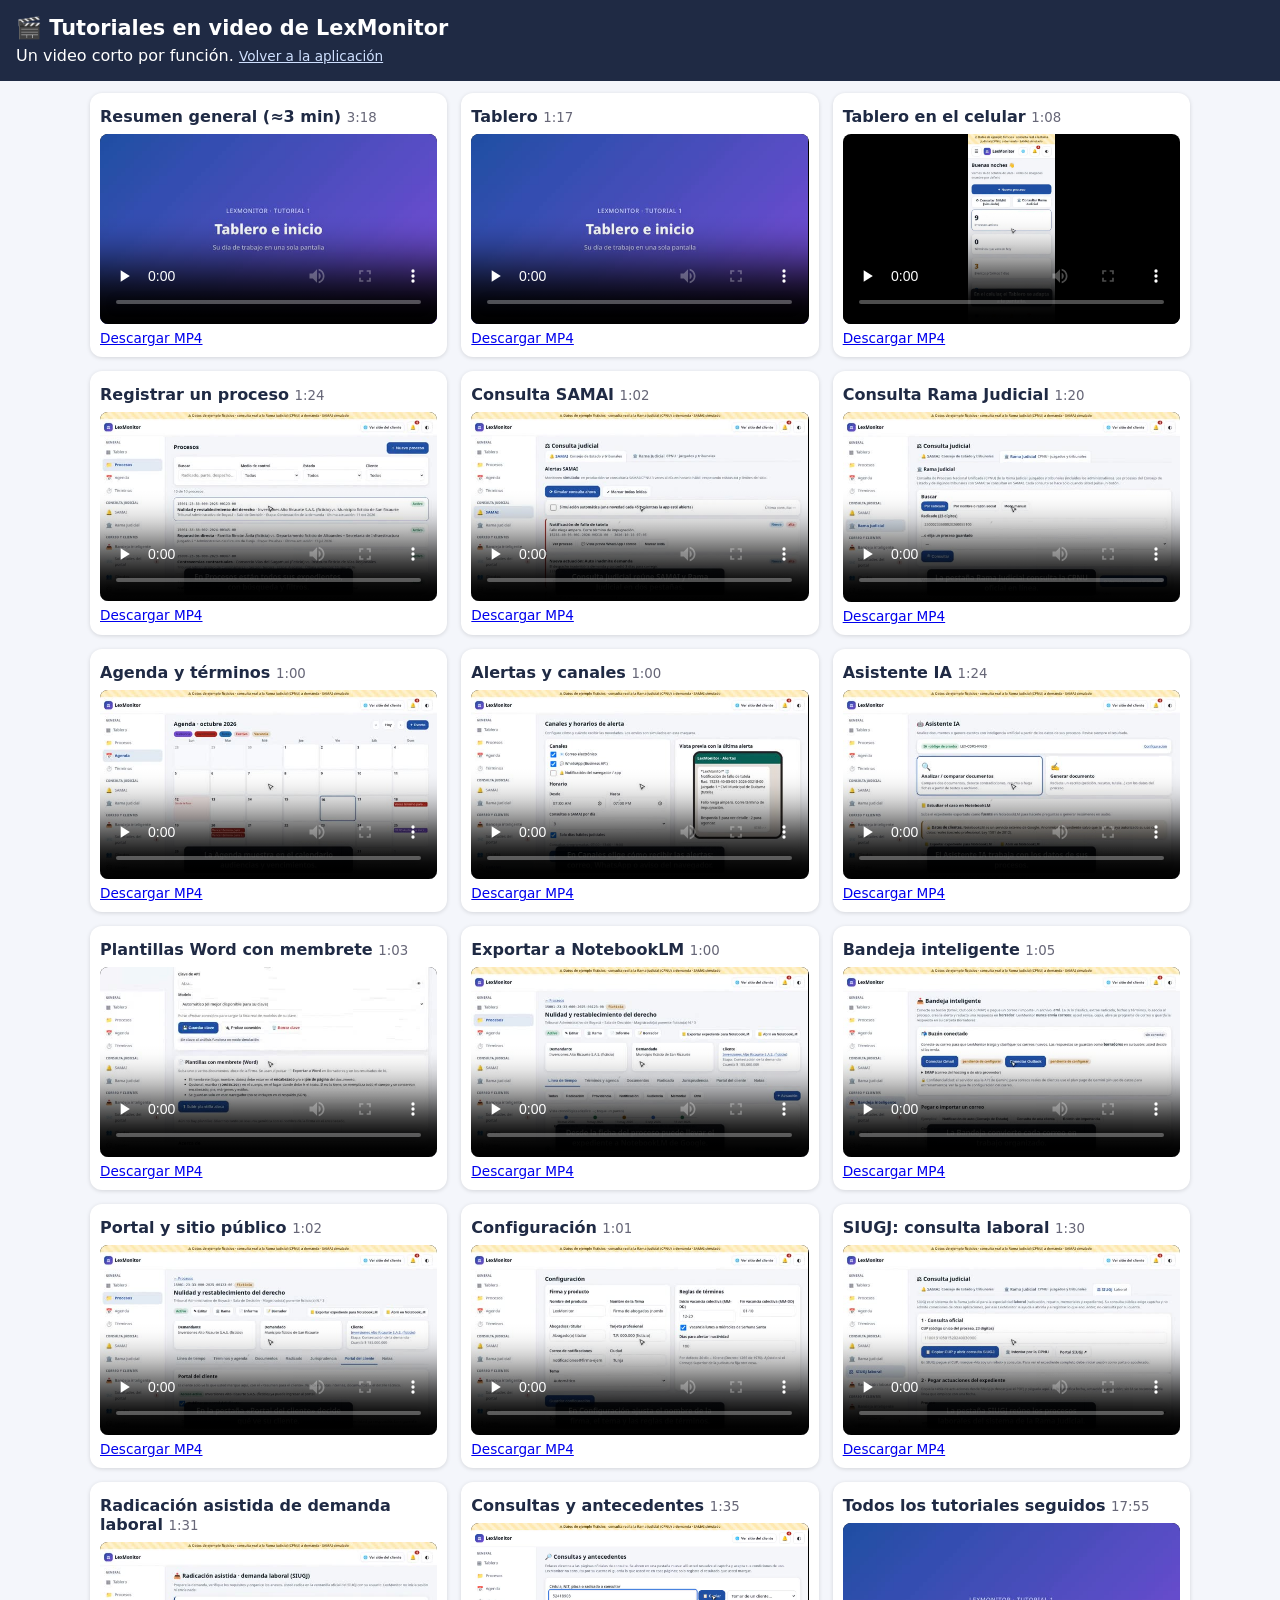
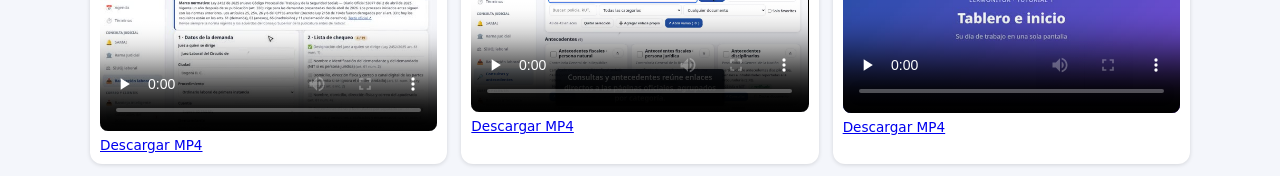
<file: videos.html>
<!doctype html><html lang="es"><head><meta charset="utf-8"><meta name="viewport" content="width=device-width,initial-scale=1"><title>LexMonitor · Tutoriales en video</title>
<style>body{margin:0;font-family:system-ui,sans-serif;background:#f4f6fb;color:#1f2a44}header{background:#1f2a44;color:#fff;padding:16px}header a{color:#cfe0ff}main{max-width:1100px;margin:auto;padding:12px;display:grid;gap:14px;grid-template-columns:repeat(auto-fill,minmax(300px,1fr))}article{background:#fff;border-radius:12px;padding:10px;box-shadow:0 1px 4px #0002}h2{font-size:1rem;margin:4px 0 8px}small{color:#667;font-weight:400}video{width:100%;border-radius:8px;background:#000;aspect-ratio:16/9}a{font-size:.85rem}</style></head>
<body><header><h1 style="margin:0;font-size:1.3rem">🎬 Tutoriales en video de LexMonitor</h1><p style="margin:6px 0 0">Un video corto por función. <a href="./">Volver a la aplicación</a></p></header><main>
<article><h2>Resumen general (≈3 min) <small>3:18</small></h2><video controls playsinline preload="none" poster="videos/00_resumen.jpg?v=163" src="videos/00_resumen.mp4?v=163"></video><a href="videos/00_resumen.mp4?v=163" download>Descargar MP4</a></article>
<article><h2>Tablero <small>1:17</small></h2><video controls playsinline preload="none" poster="videos/01_tablero.jpg?v=163" src="videos/01_tablero.mp4?v=163"></video><a href="videos/01_tablero.mp4?v=163" download>Descargar MP4</a></article>
<article><h2>Tablero en el celular <small>1:08</small></h2><video controls playsinline preload="none" poster="videos/01b_tablero_movil.jpg?v=163" src="videos/01b_tablero_movil.mp4?v=163"></video><a href="videos/01b_tablero_movil.mp4?v=163" download>Descargar MP4</a></article>
<article><h2>Registrar un proceso <small>1:24</small></h2><video controls playsinline preload="none" poster="videos/02_nuevo_proceso.jpg?v=163" src="videos/02_nuevo_proceso.mp4?v=163"></video><a href="videos/02_nuevo_proceso.mp4?v=163" download>Descargar MP4</a></article>
<article><h2>Consulta SAMAI <small>1:02</small></h2><video controls playsinline preload="none" poster="videos/03_samai.jpg?v=163" src="videos/03_samai.mp4?v=163"></video><a href="videos/03_samai.mp4?v=163" download>Descargar MP4</a></article>
<article><h2>Consulta Rama Judicial <small>1:20</small></h2><video controls playsinline preload="none" poster="videos/04_rama.jpg?v=163" src="videos/04_rama.mp4?v=163"></video><a href="videos/04_rama.mp4?v=163" download>Descargar MP4</a></article>
<article><h2>Agenda y términos <small>1:00</small></h2><video controls playsinline preload="none" poster="videos/05_agenda_terminos.jpg?v=163" src="videos/05_agenda_terminos.mp4?v=163"></video><a href="videos/05_agenda_terminos.mp4?v=163" download>Descargar MP4</a></article>
<article><h2>Alertas y canales <small>1:00</small></h2><video controls playsinline preload="none" poster="videos/06_alertas_canales.jpg?v=163" src="videos/06_alertas_canales.mp4?v=163"></video><a href="videos/06_alertas_canales.mp4?v=163" download>Descargar MP4</a></article>
<article><h2>Asistente IA <small>1:24</small></h2><video controls playsinline preload="none" poster="videos/07_asistente_ia.jpg?v=163" src="videos/07_asistente_ia.mp4?v=163"></video><a href="videos/07_asistente_ia.mp4?v=163" download>Descargar MP4</a></article>
<article><h2>Plantillas Word con membrete <small>1:03</small></h2><video controls playsinline preload="none" poster="videos/08_plantillas_word.jpg?v=163" src="videos/08_plantillas_word.mp4?v=163"></video><a href="videos/08_plantillas_word.mp4?v=163" download>Descargar MP4</a></article>
<article><h2>Exportar a NotebookLM <small>1:00</small></h2><video controls playsinline preload="none" poster="videos/09_notebooklm.jpg?v=163" src="videos/09_notebooklm.mp4?v=163"></video><a href="videos/09_notebooklm.mp4?v=163" download>Descargar MP4</a></article>
<article><h2>Bandeja inteligente <small>1:05</small></h2><video controls playsinline preload="none" poster="videos/10_bandeja.jpg?v=163" src="videos/10_bandeja.mp4?v=163"></video><a href="videos/10_bandeja.mp4?v=163" download>Descargar MP4</a></article>
<article><h2>Portal y sitio público <small>1:02</small></h2><video controls playsinline preload="none" poster="videos/11_portal_sitio.jpg?v=163" src="videos/11_portal_sitio.mp4?v=163"></video><a href="videos/11_portal_sitio.mp4?v=163" download>Descargar MP4</a></article>
<article><h2>Configuración <small>1:01</small></h2><video controls playsinline preload="none" poster="videos/12_ajustes.jpg?v=163" src="videos/12_ajustes.mp4?v=163"></video><a href="videos/12_ajustes.mp4?v=163" download>Descargar MP4</a></article>
<article><h2>SIUGJ: consulta laboral <small>1:30</small></h2><video controls playsinline preload="none" poster="videos/13_siugj_consulta.jpg?v=17" src="videos/13_siugj_consulta.mp4?v=17"></video><a href="videos/13_siugj_consulta.mp4" download>Descargar MP4</a></article>
<article><h2>Radicación asistida de demanda laboral <small>1:31</small></h2><video controls playsinline preload="none" poster="videos/14_radicacion_laboral.jpg?v=17" src="videos/14_radicacion_laboral.mp4?v=17"></video><a href="videos/14_radicacion_laboral.mp4" download>Descargar MP4</a></article>
<article><h2>Consultas y antecedentes <small>1:35</small></h2><video controls playsinline preload="none" poster="videos/15_consultas_antecedentes.jpg?v=18" src="videos/15_consultas_antecedentes.mp4?v=18"></video><a href="videos/15_consultas_antecedentes.mp4" download>Descargar MP4</a></article>
<article><h2>Todos los tutoriales seguidos <small>17:55</small></h2><video controls playsinline preload="none" poster="videos/99_completo.jpg?v=17" src="videos/99_completo.mp4?v=17"></video><a href="videos/99_completo.mp4?v=17" download>Descargar MP4</a></article>
</main></body></html>
</file>
<file: sitio/css/sitio.css>
:root{--bg:#f7f5f0;--surface:#fff;--s2:#efece4;--text:#1b2233;--muted:#5b6475;--border:#e0dbcf;--navy:#14284b;--navy2:#22407a;--gold:#c99a2e;--ok:#1b7f4b;--warn:#a35d00;--danger:#b42318;--r:14px;--sh:0 2px 10px rgba(20,40,75,.08)}
*{box-sizing:border-box}html{scroll-behavior:smooth}body{margin:0;font-family:system-ui,-apple-system,"Segoe UI",Roboto,Ubuntu,sans-serif;background:var(--bg);color:var(--text);line-height:1.55;font-size:16px;-webkit-text-size-adjust:100%}
h1,h2,h3{font-family:Georgia,"Times New Roman",serif;line-height:1.2;margin:0 0 .6rem;color:var(--navy)}h1{font-size:clamp(1.6rem,4vw,2.5rem)}h2{font-size:1.4rem}h3{font-size:1.1rem}
a{color:var(--navy2)}:focus-visible{outline:3px solid var(--gold);outline-offset:2px}
.sr{position:absolute;width:1px;height:1px;overflow:hidden;clip:rect(0 0 0 0)}
.demo-banner{background:repeating-linear-gradient(45deg,#ffe9b0,#ffe9b0 12px,#fff3cf 12px,#fff3cf 24px);color:#5a3d00;text-align:center;font-size:.8rem;font-weight:700;padding:4px 8px}
.top{background:var(--navy);color:#fff;display:flex;align-items:center;gap:1rem;padding:.6rem 1rem;position:sticky;top:0;z-index:40;flex-wrap:wrap}
.brand{display:flex;gap:.6rem;align-items:center;color:#fff;text-decoration:none;margin-right:auto}.brand .logo{width:40px;height:40px;border-radius:10px;background:var(--gold);display:grid;place-items:center;font-size:1.3rem;color:var(--navy)}
.brand b{display:block;font-family:Georgia,serif;font-size:1.05rem}.brand small{color:#d9c58f;font-size:.78rem}
.menu-btn{background:none;border:1px solid #ffffff55;color:#fff;border-radius:10px;min-width:44px;min-height:44px;font-size:1.2rem;cursor:pointer}
#mainnav{display:none;width:100%;flex-direction:column;gap:.2rem;padding-bottom:.5rem}#mainnav.open{display:flex}
#mainnav a{color:#fff;text-decoration:none;padding:.6rem .7rem;border-radius:10px;min-height:44px;display:flex;align-items:center}#mainnav a.active{background:#ffffff1f}
#mainnav a.cta{background:var(--gold);color:var(--navy);font-weight:700}#mainnav a.xlink{border:1px solid #ffffff55;font-size:.9rem}
@media(min-width:1000px){.menu-btn{display:none}#mainnav{display:flex;flex-direction:row;width:auto;padding:0;align-items:center}}
main{min-height:60vh}.wrap{max-width:1140px;margin:0 auto;padding:0 1rem}.sec{padding:2rem 0}
.hero{background:linear-gradient(135deg,var(--navy),var(--navy2));color:#fff;padding:3rem 0}.hero h1{color:#fff}.hero p{max-width:640px;color:#e7e9f2;font-size:1.05rem}
.grid3,.grid2{display:grid;gap:1rem;grid-template-columns:1fr}@media(min-width:700px){.grid2{grid-template-columns:1fr 1fr}.grid3{grid-template-columns:1fr 1fr}}@media(min-width:1000px){.grid3{grid-template-columns:repeat(3,1fr)}}
.card{background:var(--surface);border:1px solid var(--border);border-radius:var(--r);padding:1.1rem;box-shadow:var(--sh);min-width:0}
.card .ic{font-size:1.6rem}.muted{color:var(--muted)}.small{font-size:.86rem}
.btn{display:inline-flex;align-items:center;justify-content:center;gap:.4rem;min-height:44px;padding:.55rem 1.1rem;border-radius:12px;border:1px solid var(--border);background:var(--surface);color:var(--text);font:inherit;font-weight:600;cursor:pointer;text-decoration:none}
.btn.primary{background:var(--navy);color:#fff;border-color:var(--navy)}.btn.gold{background:var(--gold);border-color:var(--gold);color:var(--navy)}.btn.sm{min-height:36px;padding:.3rem .8rem;font-size:.85rem}
.row{display:flex;gap:.6rem;flex-wrap:wrap;align-items:center}.between{justify-content:space-between}
label{display:block;font-weight:600;font-size:.9rem;margin:.7rem 0 .25rem}
input,select,textarea{width:100%;min-height:44px;padding:.55rem .75rem;border:1px solid var(--border);border-radius:10px;font:inherit;background:#fff;color:var(--text)}textarea{min-height:120px}
input[type=checkbox]{width:22px;height:22px;min-height:22px;flex:none;margin:0}.check{display:flex;gap:.6rem;align-items:flex-start;font-weight:500}
.chip{display:inline-block;padding:2px 10px;border-radius:99px;font-size:.76rem;font-weight:700;background:var(--s2);color:var(--muted)}.chip.ok{background:#e3f3ea;color:var(--ok)}.chip.warn{background:#fbefdc;color:var(--warn)}.chip.danger{background:#fbe4e1;color:var(--danger)}
.validar{background:#fff4d6;border:1px dashed #c9a13a;color:#6b4b00;padding:.1rem .45rem;border-radius:6px;font-size:.8rem;font-weight:700}
.note{border-left:4px solid var(--gold);background:#fffaf0;padding:.8rem 1rem;border-radius:10px}
.err{color:var(--danger);font-weight:600}.okt{color:var(--ok);font-weight:700}
details{background:var(--surface);border:1px solid var(--border);border-radius:12px;padding:.8rem 1rem;margin-bottom:.6rem}summary{cursor:pointer;font-weight:700;min-height:28px}
.cred{border:2px dashed var(--gold);background:#fffaf0;border-radius:12px;padding:.8rem 1rem}.cred table{width:100%;border-collapse:collapse;font-size:.9rem}.cred td,.cred th{padding:.3rem;border-bottom:1px solid var(--border);text-align:left}
.mono{font-family:ui-monospace,Menlo,Consolas,monospace;word-break:break-all}
.tl{position:relative;padding-left:24px;margin:.5rem 0}.tl:before{content:"";position:absolute;left:8px;top:4px;bottom:4px;width:3px;background:var(--border)}
.tl .it{position:relative;margin-bottom:.8rem}.tl .it:before{content:"";position:absolute;left:-21px;top:6px;width:12px;height:12px;border-radius:50%;background:var(--gold);border:2px solid #fff;box-shadow:0 0 0 2px var(--gold)}
.list{display:flex;flex-direction:column;gap:.7rem}
.foot{background:var(--navy);color:#dfe3ee;padding:2rem 0 1rem;margin-top:2rem;padding-bottom:90px}.foot a{color:#f0d68e}.foot .muted{color:#aab3c7}
.chat-fab{position:fixed;right:16px;bottom:16px;z-index:60;background:var(--gold);color:var(--navy);border:0;border-radius:99px;min-height:52px;padding:0 1.1rem;font-weight:800;font-size:1rem;box-shadow:0 6px 20px rgba(0,0,0,.25);cursor:pointer}
.chat{position:fixed;z-index:70;right:0;bottom:0;left:0;height:min(88vh,640px);background:var(--surface);border-radius:18px 18px 0 0;box-shadow:0 -8px 30px rgba(0,0,0,.25);display:flex;flex-direction:column}
.chat[hidden]{display:none}@media(min-width:700px){.chat{left:auto;right:20px;bottom:20px;width:400px;border-radius:18px}}
.chat header{background:var(--navy);color:#fff;padding:.7rem 1rem;border-radius:18px 18px 0 0;display:flex;flex-wrap:wrap;align-items:center;gap:0 .6rem}.chat header small{flex-basis:100%;order:3;color:#d9c58f}.chat header button{margin-left:auto;background:none;border:0;color:#fff;font-size:1.2rem;min-width:44px;min-height:44px;cursor:pointer}
.chat-log{flex:1;overflow:auto;padding:.8rem;display:flex;flex-direction:column;gap:.5rem}
.msg{max-width:88%;padding:.55rem .8rem;border-radius:14px;font-size:.93rem;white-space:pre-wrap}.msg.bot{background:var(--s2);align-self:flex-start;border-bottom-left-radius:4px}.msg.me{background:var(--navy);color:#fff;align-self:flex-end;border-bottom-right-radius:4px}
.msg .disc{display:block;margin-top:.4rem;font-size:.75rem;color:var(--muted)}.msg .btn{margin-top:.4rem}
.chat-quick{display:flex;gap:.4rem;overflow-x:auto;padding:0 .8rem .4rem}.chat-quick button{flex:none;border:1px solid var(--border);background:#fff;border-radius:99px;padding:.35rem .8rem;min-height:36px;cursor:pointer;font-size:.82rem}
.chat-in{display:flex;gap:.4rem;padding:.6rem .8rem calc(.6rem + env(safe-area-inset-bottom));border-top:1px solid var(--border)}
.toast-wrap{position:fixed;left:50%;transform:translateX(-50%);bottom:84px;z-index:90;display:flex;flex-direction:column;gap:.4rem;width:min(92vw,420px)}.toast{background:var(--navy);color:#fff;padding:.7rem 1rem;border-radius:12px;font-size:.92rem}
.sol{border-left:4px solid var(--border)}.sol.respondida{border-left-color:var(--ok)}.sol.nueva{border-left-color:var(--danger)}.sol.en_tramite{border-left-color:var(--warn)}
.resp{background:#eef7f1;border-radius:10px;padding:.6rem .8rem;margin-top:.5rem}
.hide{display:none!important}
</file>
